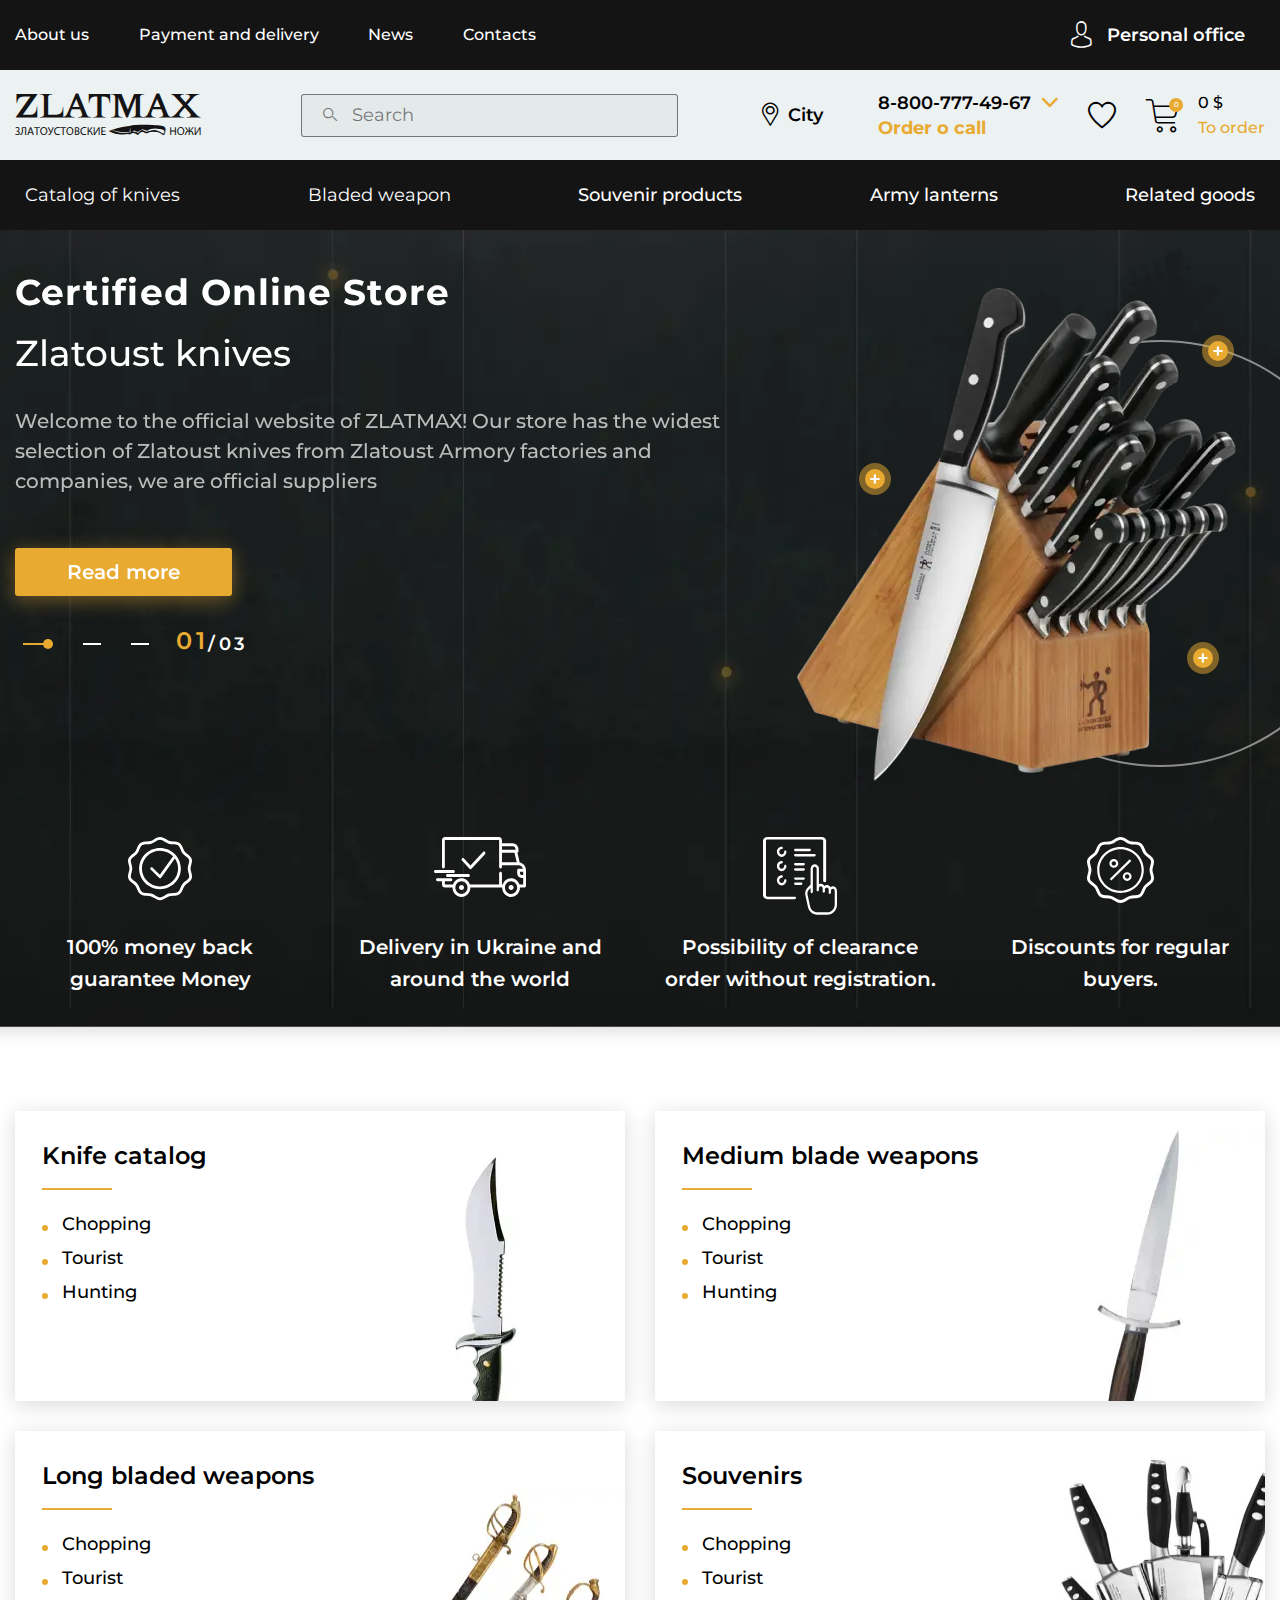
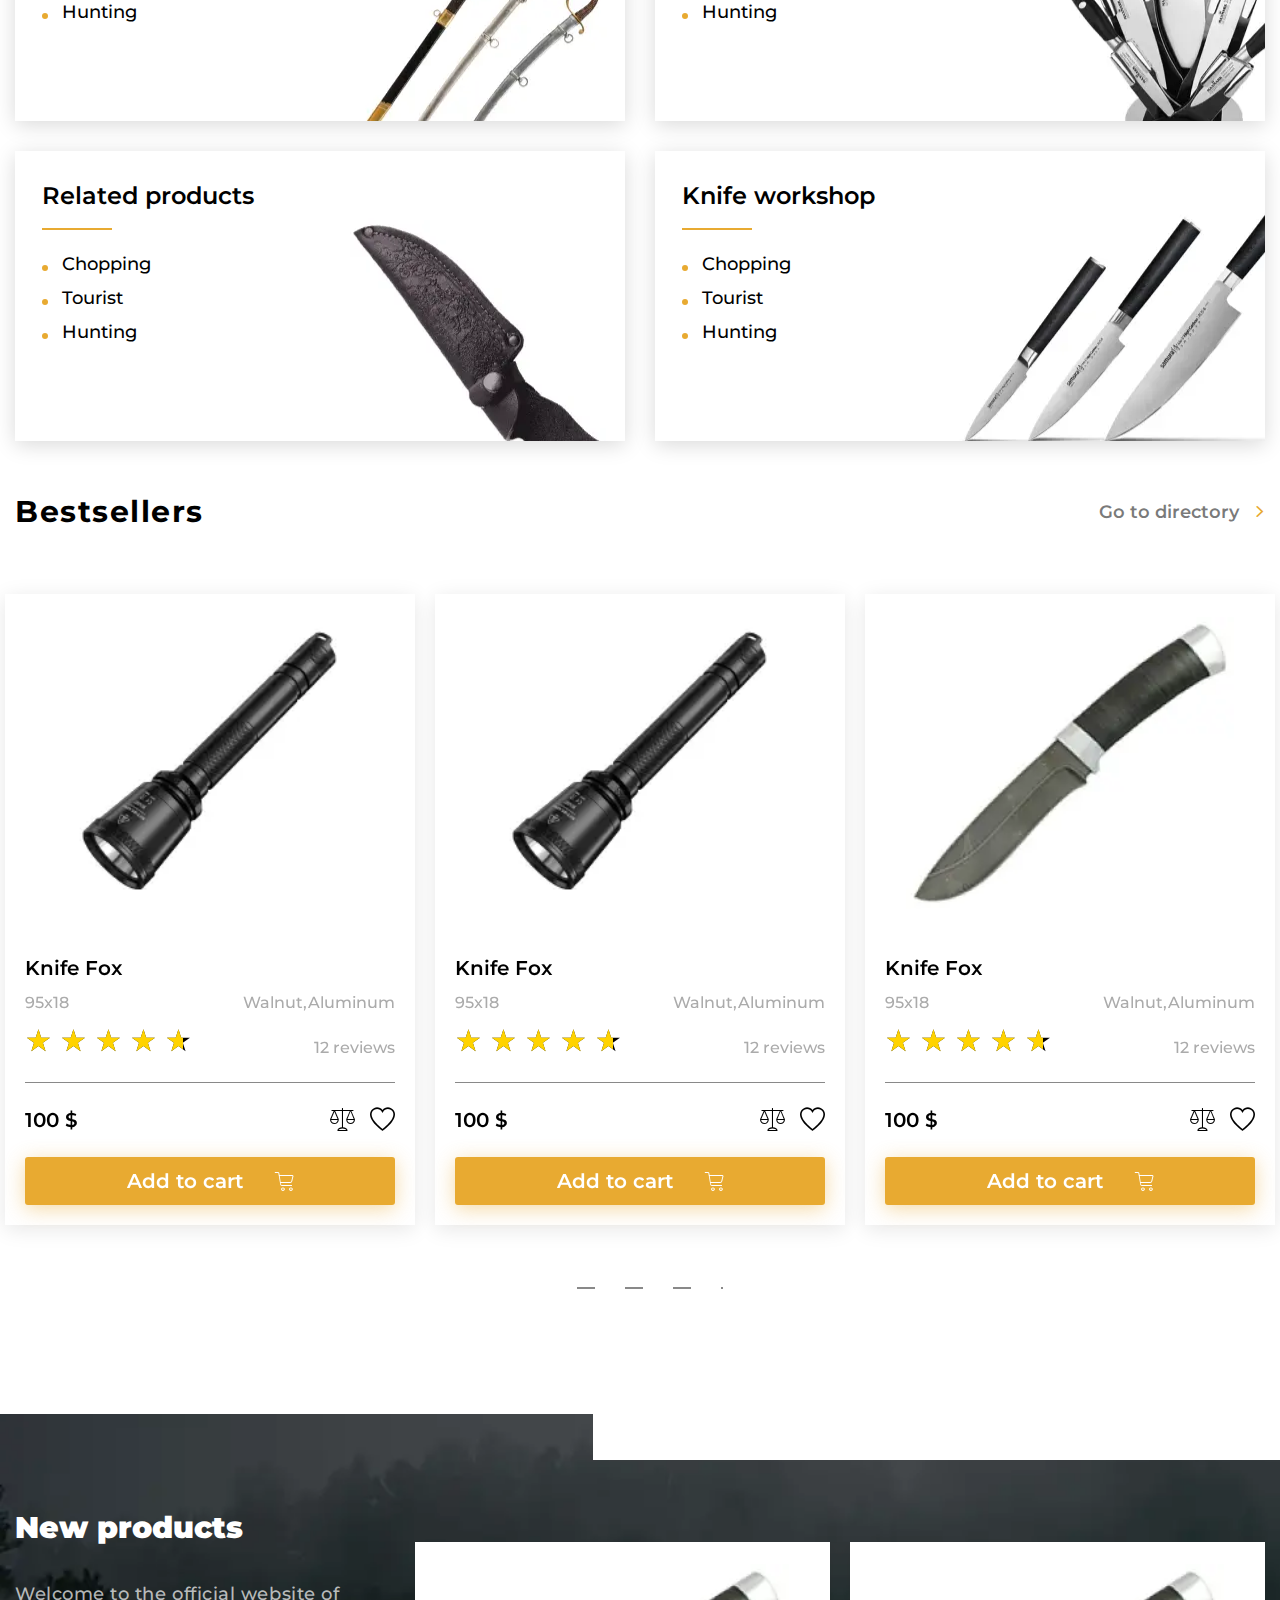
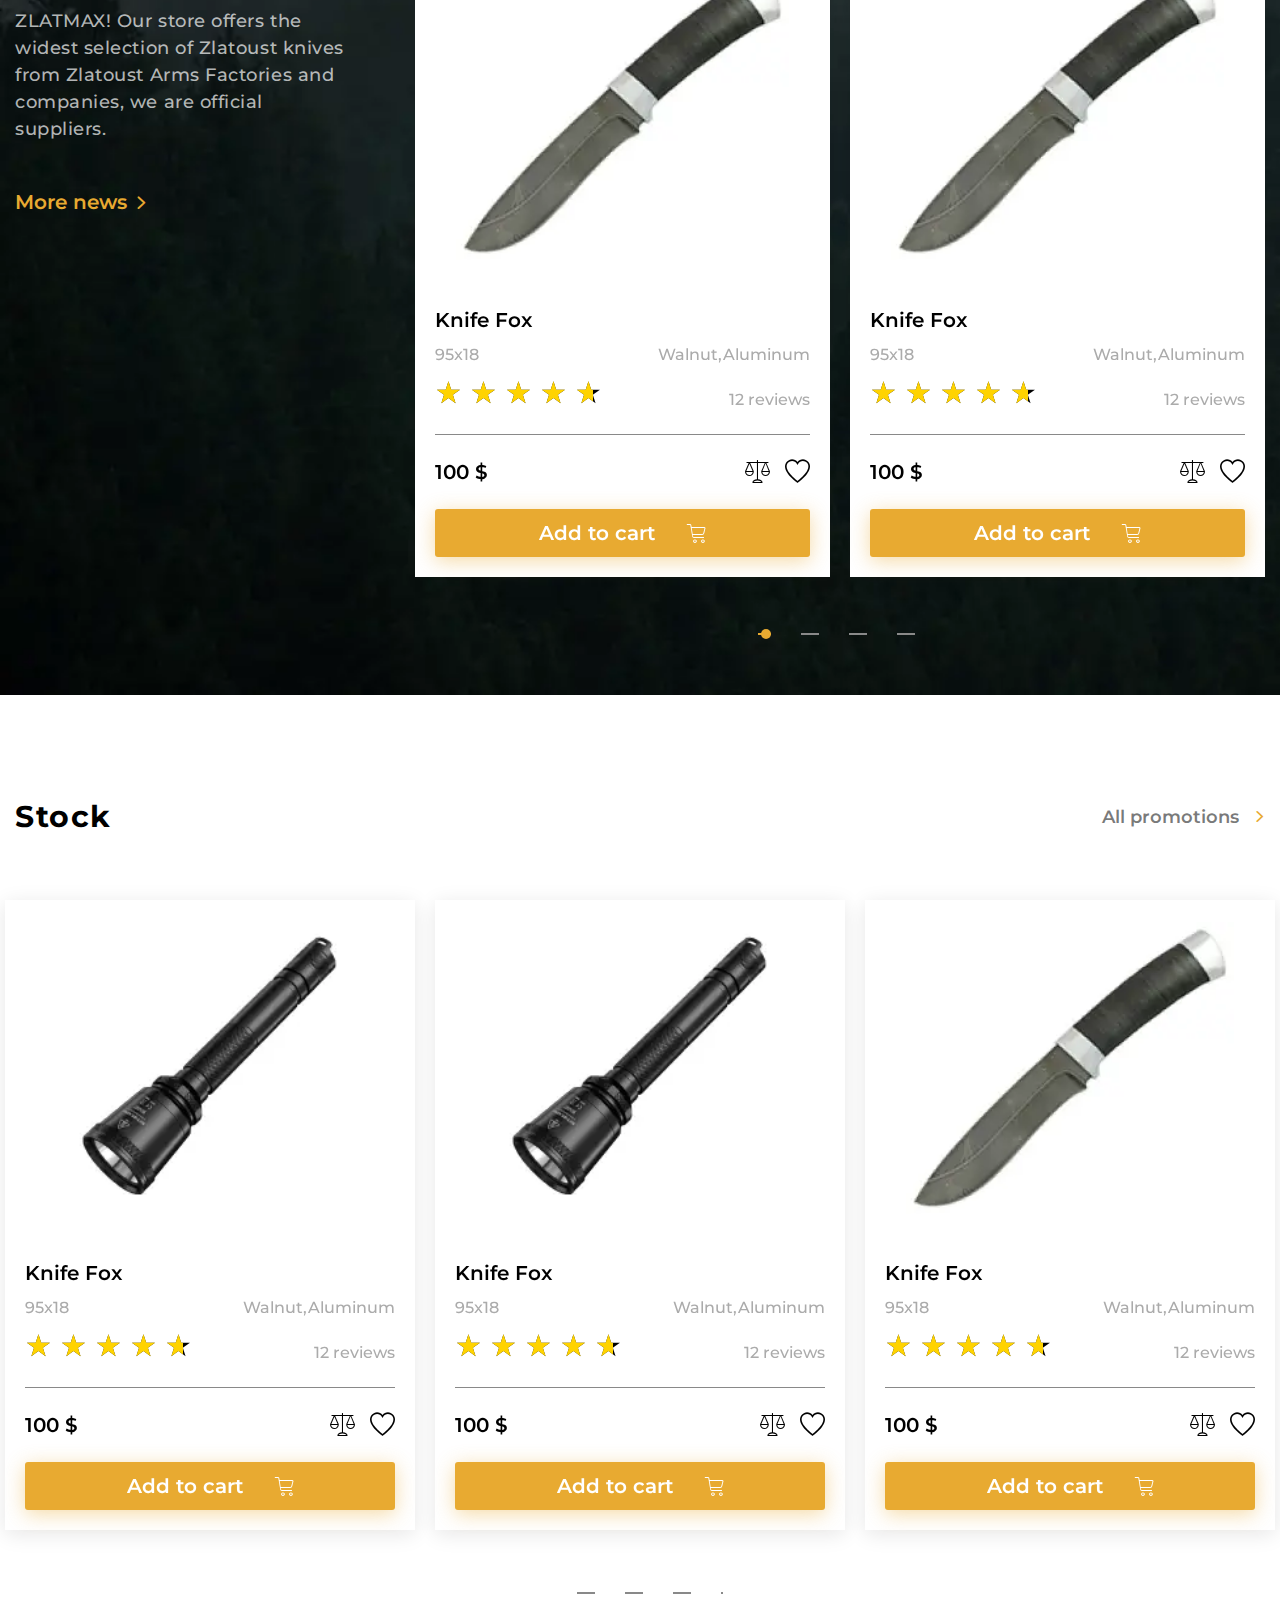
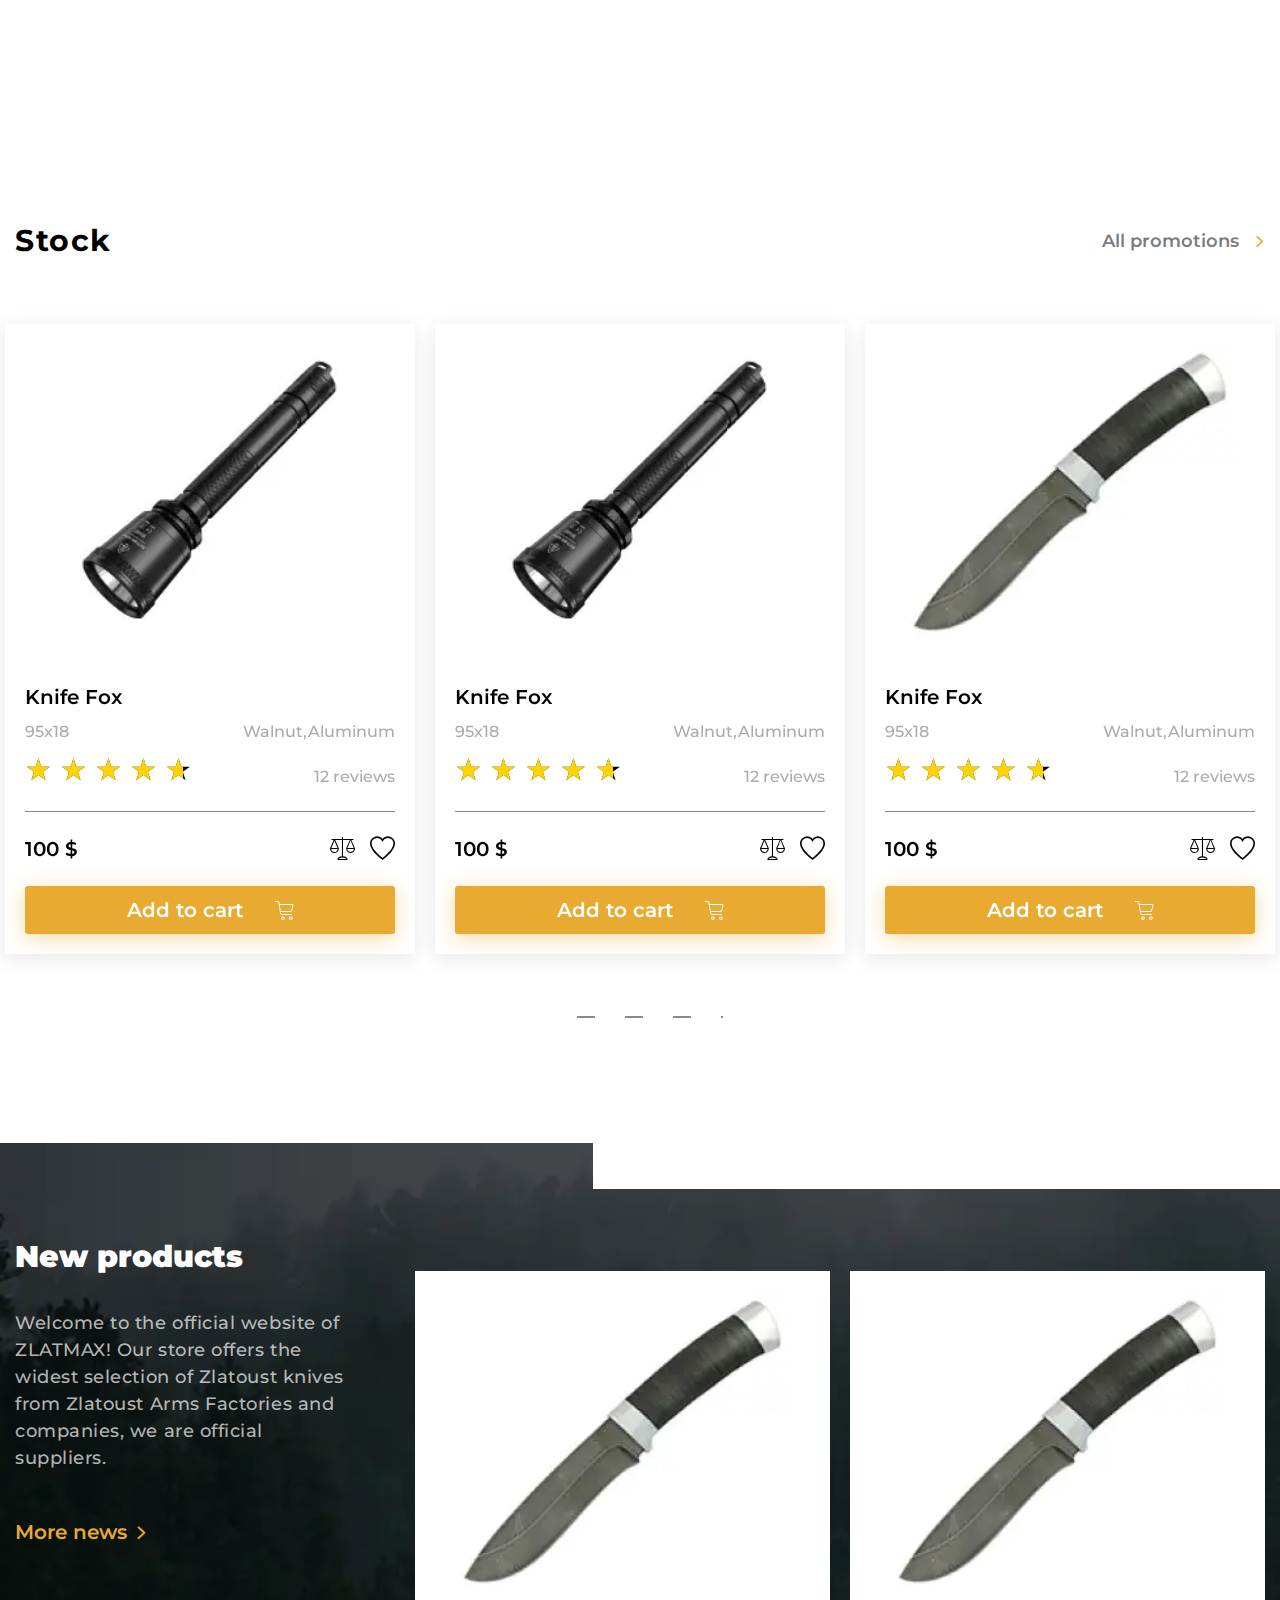
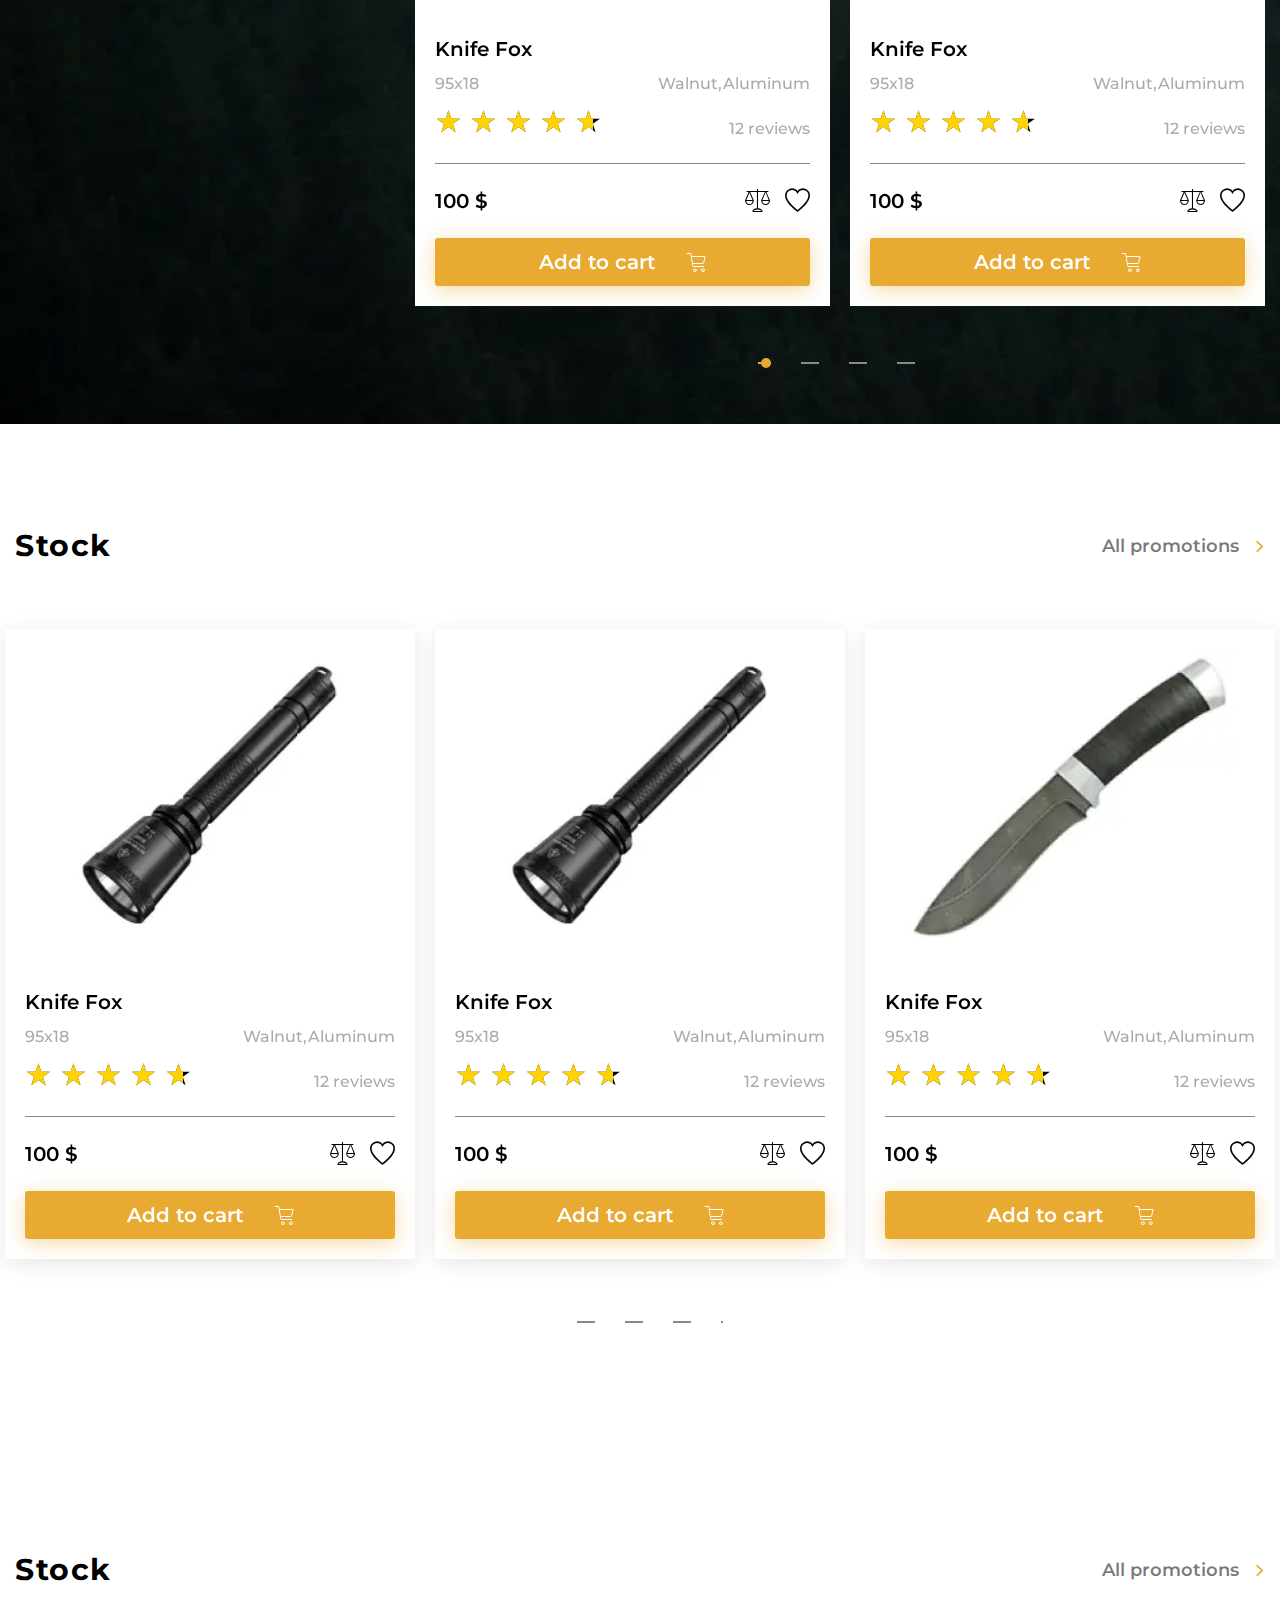
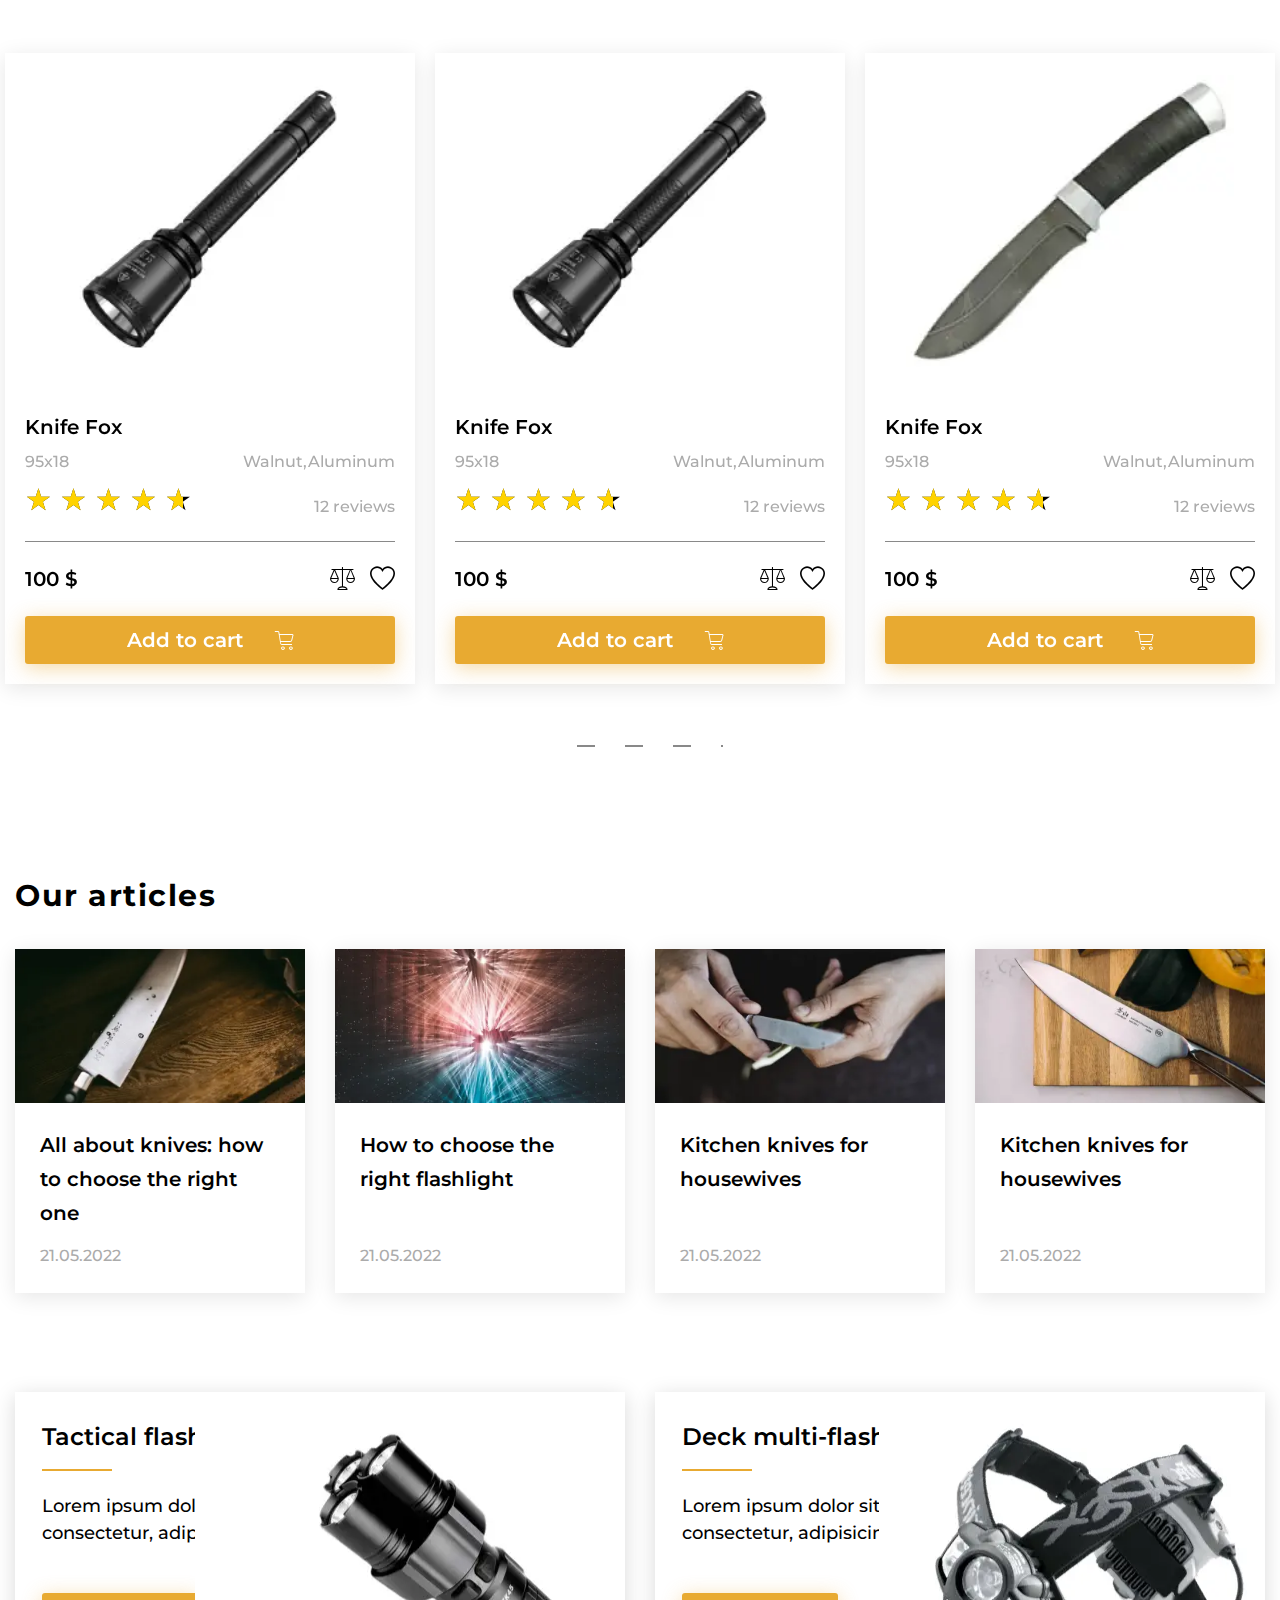
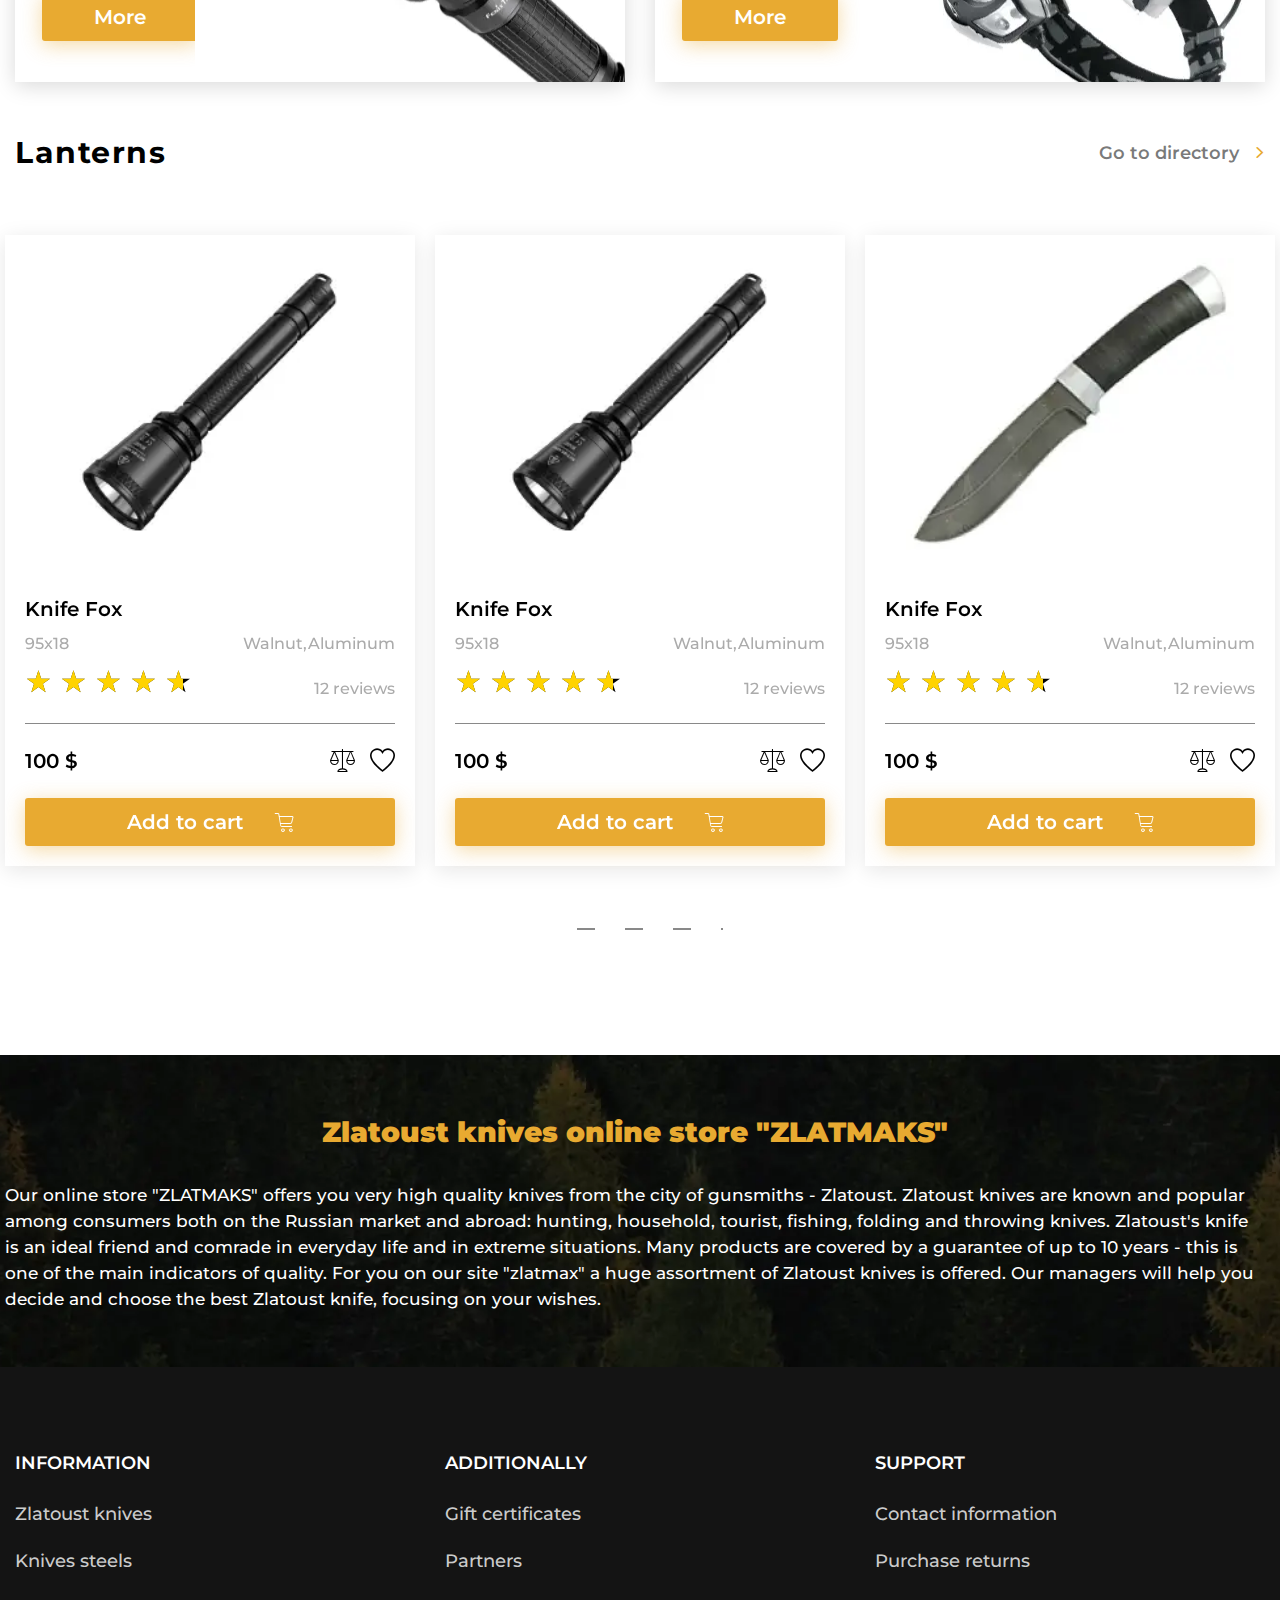
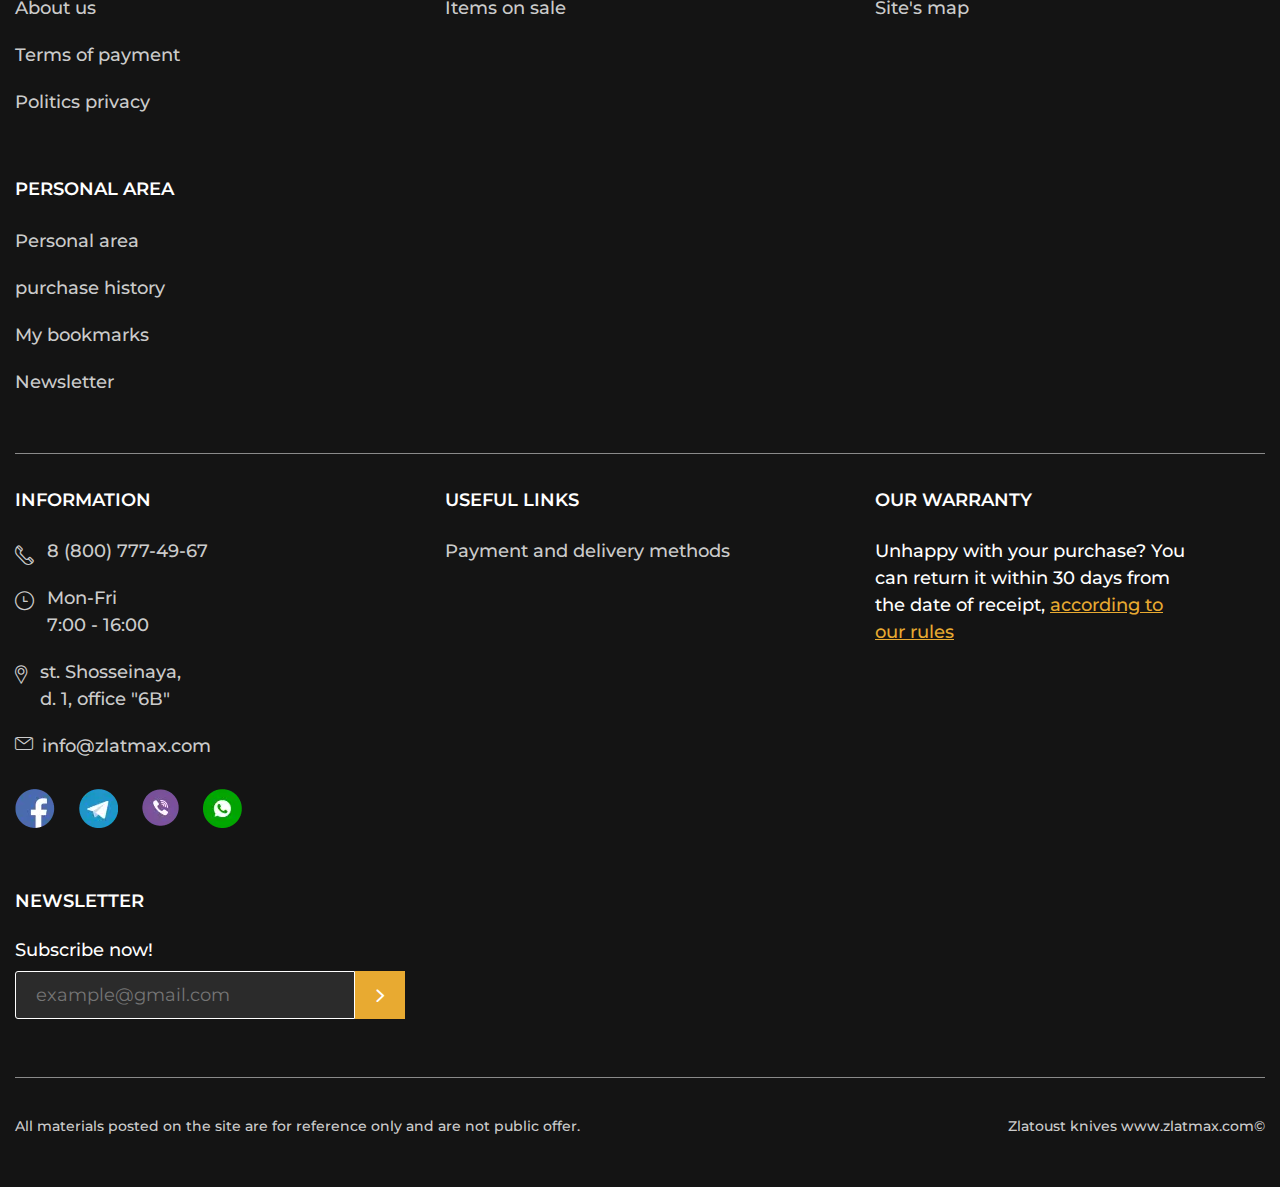
<file: index.html>
<!DOCTYPE html>
<html lang="ru">

<head>
	<title>ZLATMAX</title>
	<meta charset="UTF-8">
	<meta name="format-detection" content="telephone=no">
	<!-- <style>body{opacity: 0;}</style> -->
	<link rel="stylesheet" href="css/style.min.css?_v=20220918225435">
	<link rel="shortcut icon" href="favicon.ico">
	<!-- <meta name="robots" content="noindex, nofollow"> -->
	<meta name="viewport" content="width=device-width, initial-scale=1.0">
</head>

<body>
	<div class="wrapper">
		<header class="header">
			<div class="header__top top-header">
				<div class="top-header__container">
					<nav class="top-header__menu menu-top-header">
						<ul data-da=".menu__body,991.98" class="menu-top-header__list">
							<li class="menu-top-header__item menu-top-header__item_catalog">
								<a href="" class="menu-top-header__link menu-top-header__link_catalog _icon-arrow-bottom">Catalog of goods</a>
							</li>
							<li class="menu-top-header__item">
								<a href="" class="menu-top-header__link">About us</a>
							</li>
							<li class="menu-top-header__item">
								<a href="" class="menu-top-header__link">Payment and delivery</a>
							</li>
							<li class="menu-top-header__item">
								<a href="" class="menu-top-header__link">News</a>
							</li>
							<li class="menu-top-header__item">
								<a href="" class="menu-top-header__link">Contacts</a>
							</li>
						</ul>
					</nav>
					<a href="" class="top-header__user _icon-user"><span>Personal office</span></a>
					<nav class="menu">
						<button class="menu__icon icon-menu"><span></span></button>
						<div class="menu__body">
							<ul class="menu__list">
							</ul>
						</div>
					</nav>
				</div>
			</div>
			<div class="header__body body-header">
				<div class="body-header__container">
					<a href="index.html" class="body-header__logo"></a>
					<div data-da=".catalog-header__container,479.98" class="body-header__search">
						<form action="#" class="search-header">
							<button type="submit" class="search-header__button _icon-search"></button>
							<input autocomplete="off" name="form[]" data-error="Error" placeholder="Search" type="text" class="search-header__input">
						</form>
					</div>
					<div class="body-header__actions actions-header">
						<a href="" class="actions-header__location _icon-location"><span>City</span></a>
						<div data-da=".top-header__container, 991.98, first" class="actions-header__phones phones-header">
							<div data-spollers class="phones-header__items">
								<div class="phones-header__item">
									<a href="tel:88007774967" class="phones-header__phone"><span>8-800-777-49-67</span></a>
									<button class="phones-header__arrow _icon-arrow-bottom" type="button" data-spoller></button>
									<ul class="phones-header__list">
										<li><a href="tel:88007774968" class="phones-header__phone">8-800-777-49-68</a></li>
										<li><a href="tel:88007774969" class="phones-header__phone">8-800-777-49-69</a></li>
										<li><a href="tel:88007774970" class="phones-header__phone">8-800-777-49-70</a></li>
									</ul>
								</div>
							</div>
							<button data-popup="#callback" class="phones-header__callback" type="button">Order o call</button>
						</div>
						<a href="" data-da=".top-header__container, 991.98,2" class="actions-header__favorite _icon-favorite"></a>
						<a href="" data-da=".top-header__container, 991.98,2" class="actions-header__cart cart-header">
							<div class="cart-header__icon _icon-empty-cart"><span>0</span></div>
							<div class="cart-header__body">
								<div class="cart-header__summ">0 $</div>
								<div href="" class="cart-header__link">To order</div>
							</div>
						</a>
					</div>
				</div>
			</div>
			<div class="header__catalog catalog-header">
				<div class="catalog-header__container">
					<nav class="catalog-header__menu menu-catalog">
						<button class="menu-catalog__back _icon-back">Back</button>
						<ul class="menu-catalog__list">
							<li class="menu-catalog__item"><button href="" data-parent="1" class="menu-catalog__link">Catalog of knives</button></li>
							<li class="menu-catalog__item"><button href="" data-parent="2" class="menu-catalog__link">Bladed weapon</button></li>
							<li class="menu-catalog__item"><a href="" class="menu-catalog__link">Souvenir products</a></li>
							<li class="menu-catalog__item"><a href="" class="menu-catalog__link">Army lanterns</a></li>
							<li class="menu-catalog__item"><a href="" class="menu-catalog__link">Related goods</a></li>
						</ul>
						<div class="menu-catalog__sub-menu sub-menu-catalog">
							<button class="sub-menu-catalog__back _icon-back">Back</button>
							<div class="sub-menu-catalog__container">
								<div hidden data-submenu="1" class="sub-menu-catalog__block">
									<div class="sub-menu-catalog__category">
										<a href="catalog.html" target="_blank" class="sub-menu-catalog__link-category">Category of knives</a>
									</div>
									<div class="sub-menu-catalog__category">
										<a href="catalog.html" target="_blank" class="sub-menu-catalog__link-category">Knife production</a>
									</div>
									<div class="sub-menu-catalog__category">
										<a href="catalog.html" target="_blank" class="sub-menu-catalog__link-category">Knives by steel grade</a>
									</div>
									<div class="sub-menu-catalog__category">
										<a href="catalog.html" target="_blank" class="sub-menu-catalog__link-category">Sharpening and polishing knives</a>
									</div>
									<div class="sub-menu-catalog__category">
										<a href="catalog.html" target="_blank" class="sub-menu-catalog__link-category">Knife workshop</a>
									</div>
									<ul class="sub-menu-catalog__list">
										<li class="sub-menu-catalog__item"><a href="" class="sub-menu-catalog__link">Cutting knives</a></li>
										<li class="sub-menu-catalog__item"><a href="" class="sub-menu-catalog__link">Tourist knives</a></li>
										<li class="sub-menu-catalog__item"><a href="" class="sub-menu-catalog__link">Hunting knives</a></li>
										<li class="sub-menu-catalog__item"><a href="" class="sub-menu-catalog__link">Damascus knives</a></li>
										<li class="sub-menu-catalog__item"><a href="" class="sub-menu-catalog__link">Dmascus knives</a></li>
										<li class="sub-menu-catalog__item"><a href="" class="sub-menu-catalog__link">Tactical purpose</a></li>
										<li class="sub-menu-catalog__item"><a href="" class="sub-menu-catalog__link">Throwing knives</a></li>
										<li class="sub-menu-catalog__item"><a href="" class="sub-menu-catalog__link">Machete and kukri</a></li>
										<li class="sub-menu-catalog__item"><a href="" class="sub-menu-catalog__link">Kitchen knives</a></li>
									</ul>
									<ul class="sub-menu-catalog__list">
										<li class="sub-menu-catalog__item"><a href="" class="sub-menu-catalog__link">Knives AIR</a></li>
										<li class="sub-menu-catalog__item"><a href="" class="sub-menu-catalog__link">ZIK knives</a></li>
										<li class="sub-menu-catalog__item"><a href="" class="sub-menu-catalog__link">Knives 330cc</a></li>
										<li class="sub-menu-catalog__item"><a href="" class="sub-menu-catalog__link">Knives ROSweapon</a></li>
										<li class="sub-menu-catalog__item"><a href="" class="sub-menu-catalog__link">Knives Gunsmith</a></li>
										<li class="sub-menu-catalog__item"><a href="" class="sub-menu-catalog__link">Bulat Sergei Baranov</a></li>
										<li class="sub-menu-catalog__item"><a href="" class="sub-menu-catalog__link">Bulat Andrey Umerov</a></li>
										<li class="sub-menu-catalog__item"><a href="" class="sub-menu-catalog__link">Zlatko knives</a></li>
										<li class="sub-menu-catalog__item"><a href="" class="sub-menu-catalog__link">Knives Style-M</a></li>
										<li class="sub-menu-catalog__item"><a href="" class="sub-menu-catalog__link">Arms Company</a></li>
									</ul>
									<ul class="sub-menu-catalog__list">
										<li class="sub-menu-catalog__item"><a href="" class="sub-menu-catalog__link">Knives made of steel 40x102C2M</a></li>
										<li class="sub-menu-catalog__item"><a href="" class="sub-menu-catalog__link">Knives made of steel 95x18</a></li>
										<li class="sub-menu-catalog__item"><a href="" class="sub-menu-catalog__link">Steel knives 100x13m</a></li>
										<li class="sub-menu-catalog__item"><a href="" class="sub-menu-catalog__link">Knives made of steel 110x18m-SHD</a></li>
										<li class="sub-menu-catalog__item"><a href="" class="sub-menu-catalog__link">Knives from steel EI-107 Tts</a></li>
										<li class="sub-menu-catalog__item"><a href="" class="sub-menu-catalog__link">Knives made of steel 50x14mf</a></li>
										<li class="sub-menu-catalog__item"><a href="" class="sub-menu-catalog__link">AUS-8 steel knives</a></li>
										<li class="sub-menu-catalog__item"><a href="" class="sub-menu-catalog__link">K340 steel knives</a></li>
										<li class="sub-menu-catalog__item"><a href="" class="sub-menu-catalog__link">M390 steel knives</a></li>
										<li class="sub-menu-catalog__item"><a href="" class="sub-menu-catalog__link">Knives made of steel EP-766</a></li>
									</ul>
									<ul class="sub-menu-catalog__list">
										<li class="sub-menu-catalog__item"><a href="" class="sub-menu-catalog__link">Paste GOI</a></li>
										<li class="sub-menu-catalog__item"><a href="" class="sub-menu-catalog__link">Diamond paste</a></li>
										<li class="sub-menu-catalog__item"><a href="" class="sub-menu-catalog__link">Bars and stones for sharpening</a></li>
										<li class="sub-menu-catalog__item"><a href="" class="sub-menu-catalog__link">Sharpening system</a></li>
									</ul>
									<ul class="sub-menu-catalog__list">
										<li class="sub-menu-catalog__item"><a href="" class="sub-menu-catalog__link">Knife blades</a></li>
										<li class="sub-menu-catalog__item"><a href="" class="sub-menu-catalog__link">Blanks for knives</a></li>
										<li class="sub-menu-catalog__item"><a href="" class="sub-menu-catalog__link">Handle materials</a></li>
										<li class="sub-menu-catalog__item"><a href="" class="sub-menu-catalog__link">Knife handle care</a></li>
									</ul>
									<div class="sub-menu-catalog__footer">
										<a href="" class="sub-menu-catalog__all">See all</a>
									</div>
									<div class="sub-menu-catalog__footer">
										<a href="" class="sub-menu-catalog__all">See all</a>
									</div>
									<div class="sub-menu-catalog__footer">
										<a href="" class="sub-menu-catalog__all">See all</a>
									</div>
									<div class="sub-menu-catalog__footer">
										<a href="" class="sub-menu-catalog__all">See all</a>
									</div>
									<div class="sub-menu-catalog__footer">
										<a href="" class="sub-menu-catalog__all">See all</a>
									</div>
								</div>
								<div hidden data-submenu="2" class="sub-menu-catalog__block">
									<div class="sub-menu-catalog__category">
										<a href="" class="sub-menu-catalog__link-category">Category of knives</a>
									</div>
									<div class="sub-menu-catalog__category">
										<a href="" class="sub-menu-catalog__link-category">Category of knives</a>
									</div>
									<div class="sub-menu-catalog__category">
										<a href="" class="sub-menu-catalog__link-category">Knife production</a>
									</div>
									<ul class="sub-menu-catalog__list">
										<li class="sub-menu-catalog__item"><a href="" class="sub-menu-catalog__link">Cutting knives</a></li>
										<li class="sub-menu-catalog__item"><a href="" class="sub-menu-catalog__link">Tourist knives</a></li>
										<li class="sub-menu-catalog__item"><a href="" class="sub-menu-catalog__link">Hunting knives</a></li>
										<li class="sub-menu-catalog__item"><a href="" class="sub-menu-catalog__link">Damascus knives</a></li>
										<li class="sub-menu-catalog__item"><a href="" class="sub-menu-catalog__link">Dmascus knives</a></li>
										<li class="sub-menu-catalog__item"><a href="" class="sub-menu-catalog__link">Tactical purpose</a></li>
										<li class="sub-menu-catalog__item"><a href="" class="sub-menu-catalog__link">Throwing knives</a></li>
										<li class="sub-menu-catalog__item"><a href="" class="sub-menu-catalog__link">Machete and kukri</a></li>
										<li class="sub-menu-catalog__item"><a href="" class="sub-menu-catalog__link">Kitchen knives</a></li>
									</ul>
									<ul class="sub-menu-catalog__list">
										<li class="sub-menu-catalog__item"><a href="" class="sub-menu-catalog__link">Knives AIR</a></li>
										<li class="sub-menu-catalog__item"><a href="" class="sub-menu-catalog__link">ZIK knives</a></li>
										<li class="sub-menu-catalog__item"><a href="" class="sub-menu-catalog__link">Knives 330cc</a></li>
										<li class="sub-menu-catalog__item"><a href="" class="sub-menu-catalog__link">Knives ROSweapon</a></li>
										<li class="sub-menu-catalog__item"><a href="" class="sub-menu-catalog__link">Knives Gunsmith</a></li>
										<li class="sub-menu-catalog__item"><a href="" class="sub-menu-catalog__link">Bulat Sergei Baranov</a></li>
										<li class="sub-menu-catalog__item"><a href="" class="sub-menu-catalog__link">Bulat Andrey Umerov</a></li>
										<li class="sub-menu-catalog__item"><a href="" class="sub-menu-catalog__link">Zlatko knives</a></li>
										<li class="sub-menu-catalog__item"><a href="" class="sub-menu-catalog__link">Knives Style-M</a></li>
										<li class="sub-menu-catalog__item"><a href="" class="sub-menu-catalog__link">Arms Company</a></li>
									</ul>
									<ul class="sub-menu-catalog__list">
										<li class="sub-menu-catalog__item"><a href="" class="sub-menu-catalog__link">Knives made of steel 40x102C2M</a></li>
										<li class="sub-menu-catalog__item"><a href="" class="sub-menu-catalog__link">Knives made of steel 95x18</a></li>
										<li class="sub-menu-catalog__item"><a href="" class="sub-menu-catalog__link">Steel knives 100x13m</a></li>
										<li class="sub-menu-catalog__item"><a href="" class="sub-menu-catalog__link">Knives made of steel 110x18m-SHD</a></li>
										<li class="sub-menu-catalog__item"><a href="" class="sub-menu-catalog__link">Knives from steel EI-107 Tts</a></li>
										<li class="sub-menu-catalog__item"><a href="" class="sub-menu-catalog__link">Knives made of steel 50x14mf</a></li>
										<li class="sub-menu-catalog__item"><a href="" class="sub-menu-catalog__link">AUS-8 steel knives</a></li>
										<li class="sub-menu-catalog__item"><a href="" class="sub-menu-catalog__link">K340 steel knives</a></li>
										<li class="sub-menu-catalog__item"><a href="" class="sub-menu-catalog__link">M390 steel knives</a></li>
										<li class="sub-menu-catalog__item"><a href="" class="sub-menu-catalog__link">Knives made of steel EP-766</a></li>
									</ul>
									<div class="sub-menu-catalog__footer">
										<a href="" class="sub-menu-catalog__all">See all</a>
									</div>
									<div class="sub-menu-catalog__footer">
										<a href="" class="sub-menu-catalog__all">See all</a>
									</div>
									<div class="sub-menu-catalog__footer">
										<a href="" class="sub-menu-catalog__all">See all</a>
									</div>
								</div>
							</div>
						</div>
					</nav>
				</div>
			</div>
		</header>


		<main class="page page__home">
			<section class="page__main-block main-block">
				<div class="main-block__container">
					<div class="main-block__body">
						<div class="main-block__slider swiper">
							<div class="main-block__swiper swiper-wrapper">
								<div class="main-block__slide slide-main-block swiper-slide">
									<div class="slide-main-block__content">
										<h2 data-swiper-parallax="-100" class="slide-main-block__title">Certified Online Store</h2>
										<div data-swiper-parallax="-150" class="slide-main-block__sub-title">Zlatoust knives</div>
										<div data-swiper-parallax="-200" class="slide-main-block__text">
											Welcome to the official website of ZLATMAX! Our store has the widest selection of Zlatoust knives from Zlatoust Armory factories and companies, we are official suppliers
										</div>
									</div>
									<a data-swiper-parallax="-300" href="catalog.html" class="slide-main-block__button button">Read more</a>
								</div>
								<div class="main-block__slide slide-main-block swiper-slide">
									<div class="slide-main-block__content">
										<h2 data-swiper-parallax="-100" class="slide-main-block__title">Certified Online Store</h2>
										<div data-swiper-parallax="-150" class="slide-main-block__sub-title">Zlatoust knives</div>
										<div data-swiper-parallax="-200" class="slide-main-block__text">
											Welcome to the official website of ZLATMAX! Our store has the widest selection of Zlatoust knives from Zlatoust Armory factories and companies, we are official suppliers
										</div>
									</div>
									<a data-swiper-parallax="-300" href="" class="slide-main-block__button button">Read more</a>
								</div>
								<div class="main-block__slide slide-main-block swiper-slide">
									<div class="slide-main-block__content">
										<h2 data-swiper-parallax="-100" class="slide-main-block__title">Certified Online Store</h2>
										<div data-swiper-parallax="-150" class="slide-main-block__sub-title">Zlatoust knives</div>
										<div data-swiper-parallax="-200" class="slide-main-block__text">
											Welcome to the official website of ZLATMAX! Our store has the widest selection of Zlatoust knives from Zlatoust Armory factories and companies, we are official suppliers
										</div>
									</div>
									<a data-swiper-parallax="-300" href="" class="slide-main-block__button button">Read more</a>
								</div>
							</div>
							<div class="main-block__controll controll-main-block">
								<div class="controll-main-block__dotts dotts"></div>
								<div class="controll-main-block__fraction fraction-controll">
									<span class="fraction-controll__current">0</span> / <span class="fraction-controll__all">0</span>
								</div>
							</div>
						</div>
						<div class="main-block__media media-main-block">
							<div class="media-main-block__body">
								<div class="media-main-block__image">
									<picture><source srcset="img/mainpage/main-block/knives-slider.webp" type="image/webp"><img src="img/mainpage/main-block/knives-slider.png" alt="A set of knives"></picture>
								</div>
								<div class="slide-main-block__tips">
									<button type="button" data-tippy-content="Hint :)" class="slide-main-block__tip slide-main-block__tip_1"><span>+</span></button>
									<button type="button" data-tippy-content="Hint :)" class="slide-main-block__tip slide-main-block__tip_2"><span>+</span></button>
									<button type="button" data-tippy-content="Hint :)" class="slide-main-block__tip slide-main-block__tip_3"><span>+</span></button>
								</div>
							</div>
						</div>
					</div>
					<div class="main-block__advantages advantages-main">
						<div class="advantages-main__item">
							<div class="advantages-main__icon">
								<img src="img/mainpage/main-block/icons/guarantee.svg" alt=" Icons guarantee">
							</div>
							<div class="advantages-main__text">
								100% money back guarantee Money
							</div>
						</div>
						<div class="advantages-main__item">
							<div class="advantages-main__icon">
								<img src="img/mainpage/main-block/icons/delivery.svg" alt=" Icons delivery">
							</div>
							<div class="advantages-main__text">
								Delivery in Ukraine and around the world
							</div>
						</div>
						<div class="advantages-main__item">
							<div class="advantages-main__icon">
								<img src="img/mainpage/main-block/icons/order.svg" alt=" Icons order">
							</div>
							<div class="advantages-main__text">
								Possibility of clearance order without registration.
							</div>
						</div>
						<div class="advantages-main__item">
							<div class="advantages-main__icon">
								<img src="img/mainpage/main-block/icons/discount.svg" alt=" Icons discount">
							</div>
							<div class="advantages-main__text">
								Discounts for regular buyers.
							</div>
						</div>
					</div>
				</div>
			</section>
			<section class="page__catalog-cards catalog-cards">
				<div class="catalog-cards__container">
					<div class="catalog-cards__item item-catalog-cards">
						<div class="item-catalog-cards__body">
							<h3 class="item-catalog-cards__title">
								<a href="" class="item-catalog-cards__link-title">Knife catalog</a>
							</h3>
							<ul class="item-catalog-cards__list">
								<li class="item-catalog-cards__item">
									<a href="" class="item-catalog-cards__link">Chopping</a>
								</li>
								<li class="item-catalog-cards__item">
									<a href="" class="item-catalog-cards__link">Tourist</a>
								</li>
								<li class="item-catalog-cards__item">
									<a href="" class="item-catalog-cards__link">Hunting</a>
								</li>
							</ul>
						</div>
						<div class="item-catalog-cards__image">
							<picture><source srcset="img/mainpage/catalog-cards/01.webp" type="image/webp"><img src="img/mainpage/catalog-cards/01.jpeg" alt="Knife catalog"></picture>
						</div>
					</div>
					<div class="catalog-cards__item item-catalog-cards">
						<div class="item-catalog-cards__body">
							<h3 class="item-catalog-cards__title">
								<a href="" class="item-catalog-cards__link-title">Medium blade weapons</a>
							</h3>
							<ul class="item-catalog-cards__list">
								<li class="item-catalog-cards__item">
									<a href="" class="item-catalog-cards__link">Chopping</a>
								</li>
								<li class="item-catalog-cards__item">
									<a href="" class="item-catalog-cards__link">Tourist</a>
								</li>
								<li class="item-catalog-cards__item">
									<a href="" class="item-catalog-cards__link">Hunting</a>
								</li>
							</ul>
						</div>
						<div class="item-catalog-cards__image">
							<picture><source srcset="img/mainpage/catalog-cards/02.webp" type="image/webp"><img src="img/mainpage/catalog-cards/02.jpeg" alt="Knife catalog"></picture>
						</div>
					</div>
					<div class="catalog-cards__item item-catalog-cards">
						<div class="item-catalog-cards__body">
							<h3 class="item-catalog-cards__title">
								<a href="" class="item-catalog-cards__link-title">Long bladed weapons</a>
							</h3>
							<ul class="item-catalog-cards__list">
								<li class="item-catalog-cards__item">
									<a href="" class="item-catalog-cards__link">Chopping</a>
								</li>
								<li class="item-catalog-cards__item">
									<a href="" class="item-catalog-cards__link">Tourist</a>
								</li>
								<li class="item-catalog-cards__item">
									<a href="" class="item-catalog-cards__link">Hunting</a>
								</li>
							</ul>
						</div>
						<div class="item-catalog-cards__image">
							<picture><source srcset="img/mainpage/catalog-cards/03.webp" type="image/webp"><img src="img/mainpage/catalog-cards/03.jpeg" alt="Knife catalog"></picture>
						</div>
					</div>
					<div class="catalog-cards__item item-catalog-cards">
						<div class="item-catalog-cards__body">
							<h3 class="item-catalog-cards__title">
								<a href="" class="item-catalog-cards__link-title">Souvenirs</a>
							</h3>
							<ul class="item-catalog-cards__list">
								<li class="item-catalog-cards__item">
									<a href="" class="item-catalog-cards__link">Chopping</a>
								</li>
								<li class="item-catalog-cards__item">
									<a href="" class="item-catalog-cards__link">Tourist</a>
								</li>
								<li class="item-catalog-cards__item">
									<a href="" class="item-catalog-cards__link">Hunting</a>
								</li>
							</ul>
						</div>
						<div class="item-catalog-cards__image">
							<picture><source srcset="img/mainpage/catalog-cards/04.webp" type="image/webp"><img src="img/mainpage/catalog-cards/04.jpeg" alt="Knife catalog"></picture>
						</div>
					</div>
					<div class="catalog-cards__item item-catalog-cards">
						<div class="item-catalog-cards__body">
							<h3 class="item-catalog-cards__title">
								<a href="" class="item-catalog-cards__link-title">Related products</a>
							</h3>
							<ul class="item-catalog-cards__list">
								<li class="item-catalog-cards__item">
									<a href="" class="item-catalog-cards__link">Chopping</a>
								</li>
								<li class="item-catalog-cards__item">
									<a href="" class="item-catalog-cards__link">Tourist</a>
								</li>
								<li class="item-catalog-cards__item">
									<a href="" class="item-catalog-cards__link">Hunting</a>
								</li>
							</ul>
						</div>
						<div class="item-catalog-cards__image">
							<picture><source srcset="img/mainpage/catalog-cards/05.webp" type="image/webp"><img src="img/mainpage/catalog-cards/05.jpeg" alt="Knife catalog"></picture>
						</div>
					</div>
					<div class="catalog-cards__item item-catalog-cards">
						<div class="item-catalog-cards__body">
							<h3 class="item-catalog-cards__title">
								<a href="" class="item-catalog-cards__link-title">Knife workshop</a>
							</h3>
							<ul class="item-catalog-cards__list">
								<li class="item-catalog-cards__item">
									<a href="" class="item-catalog-cards__link">Chopping</a>
								</li>
								<li class="item-catalog-cards__item">
									<a href="" class="item-catalog-cards__link">Tourist</a>
								</li>
								<li class="item-catalog-cards__item">
									<a href="" class="item-catalog-cards__link">Hunting</a>
								</li>
							</ul>
						</div>
						<div class="item-catalog-cards__image">
							<picture><source srcset="img/mainpage/catalog-cards/06.webp" type="image/webp"><img src="img/mainpage/catalog-cards/06.jpeg" alt="Knife catalog"></picture>
						</div>
					</div>
				</div>
			</section>
			<section class="page__hits-products hits-products">
				<section class="products-slider">
					<div class="products-slider__container">
						<div class="products-slider__header">
							<h2 class="products-slider__title">Bestsellers</h2>
							<a href="" class="products-slider__more">Go to directory</a>
						</div>
						<div class="products-slider__slider swiper">
							<div class="products-slider__swiper swiper-wrapper">
								<div class="products-slider__slide swiper-slide">
									<article class="product-card">
										<a href="product.html" target="_blank" class="product-card__image-ibg">
											<span class="product-card__item-image-ibg product-card__item-image-ibg_contain">
												<picture><source srcset="img/products-cards/lantern.webp" type="image/webp"><img src="img/products-cards/lantern.jpeg" alt="Knife Fox"></picture>
											</span>
										</a>
										<div class="product-card__body">
											<h4 class="product-card__title">
												<a href="product.html" target="_blank" class="product-card__link-title">Knife Fox</a>
											</h4>
											<div class="product-card__info info-product-card">
												<div class="info-product-card__size">95x18</div>
												<div class="info-product-card__materials">Walnut,Aluminum</div>
											</div>
											<div class="product-card__rating rating rating_set">
												<div class="rating__body">
													<div class="rating__active"></div>
													<div class="rating__items">
														<input type="radio" class="rating__item" value="1" name="rating">
														<input type="radio" class="rating__item" value="2" name="rating">
														<input type="radio" class="rating__item" value="3" name="rating">
														<input type="radio" class="rating__item" value="4" name="rating">
														<input type="radio" class="rating__item" value="5" name="rating">
													</div>
												</div>
												<div class="rating__value">4.5</div>
												<div class="rating__info">12 reviews</div>
											</div>
											<div class="product-card__footer">
												<div class="product-card__price">100 $</div>
												<a href="" class="product-card__compare _icon-compare"></a>
												<a href="" class="product-card__favorite _icon-favorite"></a>
											</div>
											<button type="button" class="product-card__cart button"><span class="_icon-empty-cart">Add to cart</span></button>
										</div>
									</article>
								</div>
								<div class="products-slider__slide swiper-slide">
									<article class="product-card">
										<a href="product.html" target="_blank" class="product-card__image-ibg">
											<span class="product-card__item-image-ibg product-card__item-image-ibg_contain">
												<picture><source srcset="img/products-cards/lantern.webp" type="image/webp"><img src="img/products-cards/lantern.jpeg" alt="Knife Fox"></picture>
											</span>
										</a>
										<div class="product-card__body">
											<h4 class="product-card__title">
												<a href="product.html" target="_blank" class="product-card__link-title">Knife Fox</a>
											</h4>
											<div class="product-card__info info-product-card">
												<div class="info-product-card__size">95x18</div>
												<div class="info-product-card__materials">Walnut,Aluminum</div>
											</div>
											<div class="product-card__rating rating rating_set">
												<div class="rating__body">
													<div class="rating__active"></div>
													<div class="rating__items">
														<input type="radio" class="rating__item" value="1" name="rating">
														<input type="radio" class="rating__item" value="2" name="rating">
														<input type="radio" class="rating__item" value="3" name="rating">
														<input type="radio" class="rating__item" value="4" name="rating">
														<input type="radio" class="rating__item" value="5" name="rating">
													</div>
												</div>
												<div class="rating__value">4.5</div>
												<div class="rating__info">12 reviews</div>
											</div>
											<div class="product-card__footer">
												<div class="product-card__price">100 $</div>
												<a href="" class="product-card__compare _icon-compare"></a>
												<a href="" class="product-card__favorite _icon-favorite"></a>
											</div>
											<button type="button" class="product-card__cart button"><span class="_icon-empty-cart">Add to cart</span></button>
										</div>
									</article>

								</div>
								<div class="products-slider__slide swiper-slide">
									<article class="product-card">
										<a href="product.html" target="_blank" class="product-card__image-ibg">
											<span class="product-card__item-image-ibg product-card__item-image-ibg_contain">
												<picture><source srcset="img/products-cards/knife-fox.webp" type="image/webp"><img src="img/products-cards/knife-fox.jpeg" alt="Knife Fox"></picture>
											</span>
										</a>
										<div class="product-card__body">
											<h4 class="product-card__title">
												<a href="product.html" target="_blank" class="product-card__link-title">Knife Fox</a>
											</h4>
											<div class="product-card__info info-product-card">
												<div class="info-product-card__size">95x18</div>
												<div class="info-product-card__materials">Walnut,Aluminum</div>
											</div>
											<div class="product-card__rating rating rating_set">
												<div class="rating__body">
													<div class="rating__active"></div>
													<div class="rating__items">
														<input type="radio" class="rating__item" value="1" name="rating">
														<input type="radio" class="rating__item" value="2" name="rating">
														<input type="radio" class="rating__item" value="3" name="rating">
														<input type="radio" class="rating__item" value="4" name="rating">
														<input type="radio" class="rating__item" value="5" name="rating">
													</div>
												</div>
												<div class="rating__value">4.5</div>
												<div class="rating__info">12 reviews</div>
											</div>
											<div class="product-card__footer">
												<div class="product-card__price">100 $</div>
												<a href="" class="product-card__compare _icon-compare"></a>
												<a href="" class="product-card__favorite _icon-favorite"></a>
											</div>
											<button type="button" class="product-card__cart button"><span class="_icon-empty-cart">Add to cart</span></button>
										</div>
									</article>

								</div>
								<div class="products-slider__slide swiper-slide">
									<article class="product-card">
										<a href="product.html" target="_blank" class="product-card__image-ibg">
											<span class="product-card__item-image-ibg product-card__item-image-ibg_contain">
												<picture><source srcset="img/products-cards/knife-fox.webp" type="image/webp"><img src="img/products-cards/knife-fox.jpeg" alt="Knife Fox"></picture>
											</span>
										</a>
										<div class="product-card__body">
											<h4 class="product-card__title">
												<a href="product.html" target="_blank" class="product-card__link-title">Knife Fox</a>
											</h4>
											<div class="product-card__info info-product-card">
												<div class="info-product-card__size">95x18</div>
												<div class="info-product-card__materials">Walnut,Aluminum</div>
											</div>
											<div class="product-card__rating rating rating_set">
												<div class="rating__body">
													<div class="rating__active"></div>
													<div class="rating__items">
														<input type="radio" class="rating__item" value="1" name="rating">
														<input type="radio" class="rating__item" value="2" name="rating">
														<input type="radio" class="rating__item" value="3" name="rating">
														<input type="radio" class="rating__item" value="4" name="rating">
														<input type="radio" class="rating__item" value="5" name="rating">
													</div>
												</div>
												<div class="rating__value">4.5</div>
												<div class="rating__info">12 reviews</div>
											</div>
											<div class="product-card__footer">
												<div class="product-card__price">100 $</div>
												<a href="" class="product-card__compare _icon-compare"></a>
												<a href="" class="product-card__favorite _icon-favorite"></a>
											</div>
											<button type="button" class="product-card__cart button"><span class="_icon-empty-cart">Add to cart</span></button>
										</div>
									</article>

								</div>
								<div class="products-slider__slide swiper-slide">
									<article class="product-card">
										<a href="product.html" target="_blank" class="product-card__image-ibg">
											<span class="product-card__item-image-ibg product-card__item-image-ibg_contain">
												<picture><source srcset="img/products-cards/knife-fox.webp" type="image/webp"><img src="img/products-cards/knife-fox.jpeg" alt="Knife Fox"></picture>
											</span>
										</a>
										<div class="product-card__body">
											<h4 class="product-card__title">
												<a href="product.html" target="_blank" class="product-card__link-title">Knife Fox</a>
											</h4>
											<div class="product-card__info info-product-card">
												<div class="info-product-card__size">95x18</div>
												<div class="info-product-card__materials">Walnut,Aluminum</div>
											</div>
											<div class="product-card__rating rating rating_set">
												<div class="rating__body">
													<div class="rating__active"></div>
													<div class="rating__items">
														<input type="radio" class="rating__item" value="1" name="rating">
														<input type="radio" class="rating__item" value="2" name="rating">
														<input type="radio" class="rating__item" value="3" name="rating">
														<input type="radio" class="rating__item" value="4" name="rating">
														<input type="radio" class="rating__item" value="5" name="rating">
													</div>
												</div>
												<div class="rating__value">4.5</div>
												<div class="rating__info">12 reviews</div>
											</div>
											<div class="product-card__footer">
												<div class="product-card__price">100 $</div>
												<a href="" class="product-card__compare _icon-compare"></a>
												<a href="" class="product-card__favorite _icon-favorite"></a>
											</div>
											<button type="button" class="product-card__cart button"><span class="_icon-empty-cart">Add to cart</span></button>
										</div>
									</article>

								</div>
								<div class="products-slider__slide swiper-slide">
									<article class="product-card">
										<a href="product.html" target="_blank" class="product-card__image-ibg">
											<span class="product-card__item-image-ibg product-card__item-image-ibg_contain">
												<picture><source srcset="img/products-cards/knife-fox.webp" type="image/webp"><img src="img/products-cards/knife-fox.jpeg" alt="Knife Fox"></picture>
											</span>
										</a>
										<div class="product-card__body">
											<h4 class="product-card__title">
												<a href="product.html" target="_blank" class="product-card__link-title">Knife Fox</a>
											</h4>
											<div class="product-card__info info-product-card">
												<div class="info-product-card__size">95x18</div>
												<div class="info-product-card__materials">Walnut,Aluminum</div>
											</div>
											<div class="product-card__rating rating rating_set">
												<div class="rating__body">
													<div class="rating__active"></div>
													<div class="rating__items">
														<input type="radio" class="rating__item" value="1" name="rating">
														<input type="radio" class="rating__item" value="2" name="rating">
														<input type="radio" class="rating__item" value="3" name="rating">
														<input type="radio" class="rating__item" value="4" name="rating">
														<input type="radio" class="rating__item" value="5" name="rating">
													</div>
												</div>
												<div class="rating__value">4.5</div>
												<div class="rating__info">12 reviews</div>
											</div>
											<div class="product-card__footer">
												<div class="product-card__price">100 $</div>
												<a href="" class="product-card__compare _icon-compare"></a>
												<a href="" class="product-card__favorite _icon-favorite"></a>
											</div>
											<button type="button" class="product-card__cart button"><span class="_icon-empty-cart">Add to cart</span></button>
										</div>
									</article>

								</div>
								<div class="products-slider__slide swiper-slide">
									<article class="product-card">
										<a href="product.html" target="_blank" class="product-card__image-ibg">
											<span class="product-card__item-image-ibg product-card__item-image-ibg_contain">
												<picture><source srcset="img/products-cards/knife-fox.webp" type="image/webp"><img src="img/products-cards/knife-fox.jpeg" alt="Knife Fox"></picture>
											</span>
										</a>
										<div class="product-card__body">
											<h4 class="product-card__title">
												<a href="product.html" target="_blank" class="product-card__link-title">Knife Fox</a>
											</h4>
											<div class="product-card__info info-product-card">
												<div class="info-product-card__size">95x18</div>
												<div class="info-product-card__materials">Walnut,Aluminum</div>
											</div>
											<div class="product-card__rating rating rating_set">
												<div class="rating__body">
													<div class="rating__active"></div>
													<div class="rating__items">
														<input type="radio" class="rating__item" value="1" name="rating">
														<input type="radio" class="rating__item" value="2" name="rating">
														<input type="radio" class="rating__item" value="3" name="rating">
														<input type="radio" class="rating__item" value="4" name="rating">
														<input type="radio" class="rating__item" value="5" name="rating">
													</div>
												</div>
												<div class="rating__value">4.5</div>
												<div class="rating__info">12 reviews</div>
											</div>
											<div class="product-card__footer">
												<div class="product-card__price">100 $</div>
												<a href="" class="product-card__compare _icon-compare"></a>
												<a href="" class="product-card__favorite _icon-favorite"></a>
											</div>
											<button type="button" class="product-card__cart button"><span class="_icon-empty-cart">Add to cart</span></button>
										</div>
									</article>

								</div>
								<div class="products-slider__slide swiper-slide">
									<article class="product-card">
										<a href="product.html" target="_blank" class="product-card__image-ibg">
											<span class="product-card__item-image-ibg product-card__item-image-ibg_contain">
												<picture><source srcset="img/products-cards/knife-fox.webp" type="image/webp"><img src="img/products-cards/knife-fox.jpeg" alt="Knife Fox"></picture>
											</span>
										</a>
										<div class="product-card__body">
											<h4 class="product-card__title">
												<a href="product.html" target="_blank" class="product-card__link-title">Knife Fox</a>
											</h4>
											<div class="product-card__info info-product-card">
												<div class="info-product-card__size">95x18</div>
												<div class="info-product-card__materials">Walnut,Aluminum</div>
											</div>
											<div class="product-card__rating rating rating_set">
												<div class="rating__body">
													<div class="rating__active"></div>
													<div class="rating__items">
														<input type="radio" class="rating__item" value="1" name="rating">
														<input type="radio" class="rating__item" value="2" name="rating">
														<input type="radio" class="rating__item" value="3" name="rating">
														<input type="radio" class="rating__item" value="4" name="rating">
														<input type="radio" class="rating__item" value="5" name="rating">
													</div>
												</div>
												<div class="rating__value">4.5</div>
												<div class="rating__info">12 reviews</div>
											</div>
											<div class="product-card__footer">
												<div class="product-card__price">100 $</div>
												<a href="" class="product-card__compare _icon-compare"></a>
												<a href="" class="product-card__favorite _icon-favorite"></a>
											</div>
											<button type="button" class="product-card__cart button"><span class="_icon-empty-cart">Add to cart</span></button>
										</div>
									</article>

								</div>
							</div>
							<div class="products-slider__dotts dotts"></div>
						</div>
					</div>
				</section>
			</section>
			<section class="page__new-products new-products">
				<section class="products-new">
					<div class="products-new__inner">
						<div class="products-new__container">
							<div class="products-new__body">
								<div class="products-new__section">
									<h2 class="products-new__title">New products</h2>
									<div class="products-new__text">
										Welcome to the official website of ZLATMAX! Our store offers the widest selection of Zlatoust knives from Zlatoust Arms Factories and companies, we are official suppliers.
									</div>
									<a href="" class="products-new__link link-arrow _icon-arrow-bottom"><span>More news</span></a>
								</div>
							</div>
							<div class="products-new__content">
								<div class="products-new__slider swiper">
									<div class="products-new__swiper swiper-wrapper">
										<div class="products-new__slide swiper-slide">
											<article class="product-card">
												<a href="product.html" target="_blank" class="product-card__image-ibg">
													<span class="product-card__item-image-ibg product-card__item-image-ibg_contain">
														<picture><source srcset="img/products-cards/knife-fox.webp" type="image/webp"><img src="img/products-cards/knife-fox.jpeg" alt="Knife Fox"></picture>
													</span>
												</a>
												<div class="product-card__body">
													<h4 class="product-card__title">
														<a href="product.html" target="_blank" class="product-card__link-title">Knife Fox</a>
													</h4>
													<div class="product-card__info info-product-card">
														<div class="info-product-card__size">95x18</div>
														<div class="info-product-card__materials">Walnut,Aluminum</div>
													</div>
													<div class="product-card__rating rating rating_set">
														<div class="rating__body">
															<div class="rating__active"></div>
															<div class="rating__items">
																<input type="radio" class="rating__item" value="1" name="rating">
																<input type="radio" class="rating__item" value="2" name="rating">
																<input type="radio" class="rating__item" value="3" name="rating">
																<input type="radio" class="rating__item" value="4" name="rating">
																<input type="radio" class="rating__item" value="5" name="rating">
															</div>
														</div>
														<div class="rating__value">4.5</div>
														<div class="rating__info">12 reviews</div>
													</div>
													<div class="product-card__footer">
														<div class="product-card__price">100 $</div>
														<a href="" class="product-card__compare _icon-compare"></a>
														<a href="" class="product-card__favorite _icon-favorite"></a>
													</div>
													<button type="button" class="product-card__cart button"><span class="_icon-empty-cart">Add to cart</span></button>
												</div>
											</article>
										</div>
										<div class="products-new__slide swiper-slide">
											<article class="product-card">
												<a href="product.html" target="_blank" class="product-card__image-ibg">
													<span class="product-card__item-image-ibg product-card__item-image-ibg_contain">
														<picture><source srcset="img/products-cards/knife-fox.webp" type="image/webp"><img src="img/products-cards/knife-fox.jpeg" alt="Knife Fox"></picture>
													</span>
												</a>
												<div class="product-card__body">
													<h4 class="product-card__title">
														<a href="product.html" target="_blank" class="product-card__link-title">Knife Fox</a>
													</h4>
													<div class="product-card__info info-product-card">
														<div class="info-product-card__size">95x18</div>
														<div class="info-product-card__materials">Walnut,Aluminum</div>
													</div>
													<div class="product-card__rating rating rating_set">
														<div class="rating__body">
															<div class="rating__active"></div>
															<div class="rating__items">
																<input type="radio" class="rating__item" value="1" name="rating">
																<input type="radio" class="rating__item" value="2" name="rating">
																<input type="radio" class="rating__item" value="3" name="rating">
																<input type="radio" class="rating__item" value="4" name="rating">
																<input type="radio" class="rating__item" value="5" name="rating">
															</div>
														</div>
														<div class="rating__value">4.5</div>
														<div class="rating__info">12 reviews</div>
													</div>
													<div class="product-card__footer">
														<div class="product-card__price">100 $</div>
														<a href="" class="product-card__compare _icon-compare"></a>
														<a href="" class="product-card__favorite _icon-favorite"></a>
													</div>
													<button type="button" class="product-card__cart button"><span class="_icon-empty-cart">Add to cart</span></button>
												</div>
											</article>
										</div>
										<div class="products-new__slide swiper-slide">
											<article class="product-card">
												<a href="product.html" target="_blank" class="product-card__image-ibg">
													<span class="product-card__item-image-ibg product-card__item-image-ibg_contain">
														<picture><source srcset="img/products-cards/knife-fox.webp" type="image/webp"><img src="img/products-cards/knife-fox.jpeg" alt="Knife Fox"></picture>
													</span>
												</a>
												<div class="product-card__body">
													<h4 class="product-card__title">
														<a href="product.html" target="_blank" class="product-card__link-title">Knife Fox</a>
													</h4>
													<div class="product-card__info info-product-card">
														<div class="info-product-card__size">95x18</div>
														<div class="info-product-card__materials">Walnut,Aluminum</div>
													</div>
													<div class="product-card__rating rating rating_set">
														<div class="rating__body">
															<div class="rating__active"></div>
															<div class="rating__items">
																<input type="radio" class="rating__item" value="1" name="rating">
																<input type="radio" class="rating__item" value="2" name="rating">
																<input type="radio" class="rating__item" value="3" name="rating">
																<input type="radio" class="rating__item" value="4" name="rating">
																<input type="radio" class="rating__item" value="5" name="rating">
															</div>
														</div>
														<div class="rating__value">4.5</div>
														<div class="rating__info">12 reviews</div>
													</div>
													<div class="product-card__footer">
														<div class="product-card__price">100 $</div>
														<a href="" class="product-card__compare _icon-compare"></a>
														<a href="" class="product-card__favorite _icon-favorite"></a>
													</div>
													<button type="button" class="product-card__cart button"><span class="_icon-empty-cart">Add to cart</span></button>
												</div>
											</article>
										</div>
										<div class="products-new__slide swiper-slide">
											<article class="product-card">
												<a href="product.html" target="_blank" class="product-card__image-ibg">
													<span class="product-card__item-image-ibg product-card__item-image-ibg_contain">
														<picture><source srcset="img/products-cards/knife-fox.webp" type="image/webp"><img src="img/products-cards/knife-fox.jpeg" alt="Knife Fox"></picture>
													</span>
												</a>
												<div class="product-card__body">
													<h4 class="product-card__title">
														<a href="product.html" target="_blank" class="product-card__link-title">Knife Fox</a>
													</h4>
													<div class="product-card__info info-product-card">
														<div class="info-product-card__size">95x18</div>
														<div class="info-product-card__materials">Walnut,Aluminum</div>
													</div>
													<div class="product-card__rating rating rating_set">
														<div class="rating__body">
															<div class="rating__active"></div>
															<div class="rating__items">
																<input type="radio" class="rating__item" value="1" name="rating">
																<input type="radio" class="rating__item" value="2" name="rating">
																<input type="radio" class="rating__item" value="3" name="rating">
																<input type="radio" class="rating__item" value="4" name="rating">
																<input type="radio" class="rating__item" value="5" name="rating">
															</div>
														</div>
														<div class="rating__value">4.5</div>
														<div class="rating__info">12 reviews</div>
													</div>
													<div class="product-card__footer">
														<div class="product-card__price">100 $</div>
														<a href="" class="product-card__compare _icon-compare"></a>
														<a href="" class="product-card__favorite _icon-favorite"></a>
													</div>
													<button type="button" class="product-card__cart button"><span class="_icon-empty-cart">Add to cart</span></button>
												</div>
											</article>
										</div>
										<div class="products-new__slide swiper-slide">
											<article class="product-card">
												<a href="product.html" target="_blank" class="product-card__image-ibg">
													<span class="product-card__item-image-ibg product-card__item-image-ibg_contain">
														<picture><source srcset="img/products-cards/knife-fox.webp" type="image/webp"><img src="img/products-cards/knife-fox.jpeg" alt="Knife Fox"></picture>
													</span>
												</a>
												<div class="product-card__body">
													<h4 class="product-card__title">
														<a href="product.html" target="_blank" class="product-card__link-title">Knife Fox</a>
													</h4>
													<div class="product-card__info info-product-card">
														<div class="info-product-card__size">95x18</div>
														<div class="info-product-card__materials">Walnut,Aluminum</div>
													</div>
													<div class="product-card__rating rating rating_set">
														<div class="rating__body">
															<div class="rating__active"></div>
															<div class="rating__items">
																<input type="radio" class="rating__item" value="1" name="rating">
																<input type="radio" class="rating__item" value="2" name="rating">
																<input type="radio" class="rating__item" value="3" name="rating">
																<input type="radio" class="rating__item" value="4" name="rating">
																<input type="radio" class="rating__item" value="5" name="rating">
															</div>
														</div>
														<div class="rating__value">4.5</div>
														<div class="rating__info">12 reviews</div>
													</div>
													<div class="product-card__footer">
														<div class="product-card__price">100 $</div>
														<a href="" class="product-card__compare _icon-compare"></a>
														<a href="" class="product-card__favorite _icon-favorite"></a>
													</div>
													<button type="button" class="product-card__cart button"><span class="_icon-empty-cart">Add to cart</span></button>
												</div>
											</article>
										</div>
										<div class="products-new__slide swiper-slide">
											<article class="product-card">
												<a href="product.html" target="_blank" class="product-card__image-ibg">
													<span class="product-card__item-image-ibg product-card__item-image-ibg_contain">
														<picture><source srcset="img/products-cards/knife-fox.webp" type="image/webp"><img src="img/products-cards/knife-fox.jpeg" alt="Knife Fox"></picture>
													</span>
												</a>
												<div class="product-card__body">
													<h4 class="product-card__title">
														<a href="product.html" target="_blank" class="product-card__link-title">Knife Fox</a>
													</h4>
													<div class="product-card__info info-product-card">
														<div class="info-product-card__size">95x18</div>
														<div class="info-product-card__materials">Walnut,Aluminum</div>
													</div>
													<div class="product-card__rating rating rating_set">
														<div class="rating__body">
															<div class="rating__active"></div>
															<div class="rating__items">
																<input type="radio" class="rating__item" value="1" name="rating">
																<input type="radio" class="rating__item" value="2" name="rating">
																<input type="radio" class="rating__item" value="3" name="rating">
																<input type="radio" class="rating__item" value="4" name="rating">
																<input type="radio" class="rating__item" value="5" name="rating">
															</div>
														</div>
														<div class="rating__value">4.5</div>
														<div class="rating__info">12 reviews</div>
													</div>
													<div class="product-card__footer">
														<div class="product-card__price">100 $</div>
														<a href="" class="product-card__compare _icon-compare"></a>
														<a href="" class="product-card__favorite _icon-favorite"></a>
													</div>
													<button type="button" class="product-card__cart button"><span class="_icon-empty-cart">Add to cart</span></button>
												</div>
											</article>
										</div>
										<div class="products-new__slide swiper-slide">
											<article class="product-card">
												<a href="product.html" target="_blank" class="product-card__image-ibg">
													<span class="product-card__item-image-ibg product-card__item-image-ibg_contain">
														<picture><source srcset="img/products-cards/knife-fox.webp" type="image/webp"><img src="img/products-cards/knife-fox.jpeg" alt="Knife Fox"></picture>
													</span>
												</a>
												<div class="product-card__body">
													<h4 class="product-card__title">
														<a href="product.html" target="_blank" class="product-card__link-title">Knife Fox</a>
													</h4>
													<div class="product-card__info info-product-card">
														<div class="info-product-card__size">95x18</div>
														<div class="info-product-card__materials">Walnut,Aluminum</div>
													</div>
													<div class="product-card__rating rating rating_set">
														<div class="rating__body">
															<div class="rating__active"></div>
															<div class="rating__items">
																<input type="radio" class="rating__item" value="1" name="rating">
																<input type="radio" class="rating__item" value="2" name="rating">
																<input type="radio" class="rating__item" value="3" name="rating">
																<input type="radio" class="rating__item" value="4" name="rating">
																<input type="radio" class="rating__item" value="5" name="rating">
															</div>
														</div>
														<div class="rating__value">4.5</div>
														<div class="rating__info">12 reviews</div>
													</div>
													<div class="product-card__footer">
														<div class="product-card__price">100 $</div>
														<a href="" class="product-card__compare _icon-compare"></a>
														<a href="" class="product-card__favorite _icon-favorite"></a>
													</div>
													<button type="button" class="product-card__cart button"><span class="_icon-empty-cart">Add to cart</span></button>
												</div>
											</article>
										</div>
									</div>
									<div class="products-new__dotts dotts"></div>
								</div>
							</div>
						</div>
				</section>
			</section>
			<section class="page__sale-products sale-products sale-products_no-bottom">
				<section class="products-slider">
					<div class="products-slider__container">
						<div class="products-slider__header">
							<h2 class="products-slider__title">Stock</h2>
							<a href="" class="products-slider__more">All promotions</a>
						</div>
						<div class="products-slider__slider swiper">
							<div class="products-slider__swiper swiper-wrapper">
								<div class="products-slider__slide swiper-slide">
									<article class="product-card">
										<a href="product.html" target="_blank" class="product-card__image-ibg">
											<span class="product-card__item-image-ibg product-card__item-image-ibg_contain">
												<picture><source srcset="img/products-cards/lantern.webp" type="image/webp"><img src="img/products-cards/lantern.jpeg" alt="Knife Fox"></picture>
											</span>
										</a>
										<div class="product-card__body">
											<h4 class="product-card__title">
												<a href="product.html" target="_blank" class="product-card__link-title">Knife Fox</a>
											</h4>
											<div class="product-card__info info-product-card">
												<div class="info-product-card__size">95x18</div>
												<div class="info-product-card__materials">Walnut,Aluminum</div>
											</div>
											<div class="product-card__rating rating rating_set">
												<div class="rating__body">
													<div class="rating__active"></div>
													<div class="rating__items">
														<input type="radio" class="rating__item" value="1" name="rating">
														<input type="radio" class="rating__item" value="2" name="rating">
														<input type="radio" class="rating__item" value="3" name="rating">
														<input type="radio" class="rating__item" value="4" name="rating">
														<input type="radio" class="rating__item" value="5" name="rating">
													</div>
												</div>
												<div class="rating__value">4.5</div>
												<div class="rating__info">12 reviews</div>
											</div>
											<div class="product-card__footer">
												<div class="product-card__price">100 $</div>
												<a href="" class="product-card__compare _icon-compare"></a>
												<a href="" class="product-card__favorite _icon-favorite"></a>
											</div>
											<button type="button" class="product-card__cart button"><span class="_icon-empty-cart">Add to cart</span></button>
										</div>
									</article>
								</div>
								<div class="products-slider__slide swiper-slide">
									<article class="product-card">
										<a href="product.html" target="_blank" class="product-card__image-ibg">
											<span class="product-card__item-image-ibg product-card__item-image-ibg_contain">
												<picture><source srcset="img/products-cards/lantern.webp" type="image/webp"><img src="img/products-cards/lantern.jpeg" alt="Knife Fox"></picture>
											</span>
										</a>
										<div class="product-card__body">
											<h4 class="product-card__title">
												<a href="product.html" target="_blank" class="product-card__link-title">Knife Fox</a>
											</h4>
											<div class="product-card__info info-product-card">
												<div class="info-product-card__size">95x18</div>
												<div class="info-product-card__materials">Walnut,Aluminum</div>
											</div>
											<div class="product-card__rating rating rating_set">
												<div class="rating__body">
													<div class="rating__active"></div>
													<div class="rating__items">
														<input type="radio" class="rating__item" value="1" name="rating">
														<input type="radio" class="rating__item" value="2" name="rating">
														<input type="radio" class="rating__item" value="3" name="rating">
														<input type="radio" class="rating__item" value="4" name="rating">
														<input type="radio" class="rating__item" value="5" name="rating">
													</div>
												</div>
												<div class="rating__value">4.5</div>
												<div class="rating__info">12 reviews</div>
											</div>
											<div class="product-card__footer">
												<div class="product-card__price">100 $</div>
												<a href="" class="product-card__compare _icon-compare"></a>
												<a href="" class="product-card__favorite _icon-favorite"></a>
											</div>
											<button type="button" class="product-card__cart button"><span class="_icon-empty-cart">Add to cart</span></button>
										</div>
									</article>

								</div>
								<div class="products-slider__slide swiper-slide">
									<article class="product-card">
										<a href="product.html" target="_blank" class="product-card__image-ibg">
											<span class="product-card__item-image-ibg product-card__item-image-ibg_contain">
												<picture><source srcset="img/products-cards/knife-fox.webp" type="image/webp"><img src="img/products-cards/knife-fox.jpeg" alt="Knife Fox"></picture>
											</span>
										</a>
										<div class="product-card__body">
											<h4 class="product-card__title">
												<a href="product.html" target="_blank" class="product-card__link-title">Knife Fox</a>
											</h4>
											<div class="product-card__info info-product-card">
												<div class="info-product-card__size">95x18</div>
												<div class="info-product-card__materials">Walnut,Aluminum</div>
											</div>
											<div class="product-card__rating rating rating_set">
												<div class="rating__body">
													<div class="rating__active"></div>
													<div class="rating__items">
														<input type="radio" class="rating__item" value="1" name="rating">
														<input type="radio" class="rating__item" value="2" name="rating">
														<input type="radio" class="rating__item" value="3" name="rating">
														<input type="radio" class="rating__item" value="4" name="rating">
														<input type="radio" class="rating__item" value="5" name="rating">
													</div>
												</div>
												<div class="rating__value">4.5</div>
												<div class="rating__info">12 reviews</div>
											</div>
											<div class="product-card__footer">
												<div class="product-card__price">100 $</div>
												<a href="" class="product-card__compare _icon-compare"></a>
												<a href="" class="product-card__favorite _icon-favorite"></a>
											</div>
											<button type="button" class="product-card__cart button"><span class="_icon-empty-cart">Add to cart</span></button>
										</div>
									</article>

								</div>
								<div class="products-slider__slide swiper-slide">
									<article class="product-card">
										<a href="product.html" target="_blank" class="product-card__image-ibg">
											<span class="product-card__item-image-ibg product-card__item-image-ibg_contain">
												<picture><source srcset="img/products-cards/knife-fox.webp" type="image/webp"><img src="img/products-cards/knife-fox.jpeg" alt="Knife Fox"></picture>
											</span>
										</a>
										<div class="product-card__body">
											<h4 class="product-card__title">
												<a href="product.html" target="_blank" class="product-card__link-title">Knife Fox</a>
											</h4>
											<div class="product-card__info info-product-card">
												<div class="info-product-card__size">95x18</div>
												<div class="info-product-card__materials">Walnut,Aluminum</div>
											</div>
											<div class="product-card__rating rating rating_set">
												<div class="rating__body">
													<div class="rating__active"></div>
													<div class="rating__items">
														<input type="radio" class="rating__item" value="1" name="rating">
														<input type="radio" class="rating__item" value="2" name="rating">
														<input type="radio" class="rating__item" value="3" name="rating">
														<input type="radio" class="rating__item" value="4" name="rating">
														<input type="radio" class="rating__item" value="5" name="rating">
													</div>
												</div>
												<div class="rating__value">4.5</div>
												<div class="rating__info">12 reviews</div>
											</div>
											<div class="product-card__footer">
												<div class="product-card__price">100 $</div>
												<a href="" class="product-card__compare _icon-compare"></a>
												<a href="" class="product-card__favorite _icon-favorite"></a>
											</div>
											<button type="button" class="product-card__cart button"><span class="_icon-empty-cart">Add to cart</span></button>
										</div>
									</article>

								</div>
								<div class="products-slider__slide swiper-slide">
									<article class="product-card">
										<a href="product.html" target="_blank" class="product-card__image-ibg">
											<span class="product-card__item-image-ibg product-card__item-image-ibg_contain">
												<picture><source srcset="img/products-cards/knife-fox.webp" type="image/webp"><img src="img/products-cards/knife-fox.jpeg" alt="Knife Fox"></picture>
											</span>
										</a>
										<div class="product-card__body">
											<h4 class="product-card__title">
												<a href="product.html" target="_blank" class="product-card__link-title">Knife Fox</a>
											</h4>
											<div class="product-card__info info-product-card">
												<div class="info-product-card__size">95x18</div>
												<div class="info-product-card__materials">Walnut,Aluminum</div>
											</div>
											<div class="product-card__rating rating rating_set">
												<div class="rating__body">
													<div class="rating__active"></div>
													<div class="rating__items">
														<input type="radio" class="rating__item" value="1" name="rating">
														<input type="radio" class="rating__item" value="2" name="rating">
														<input type="radio" class="rating__item" value="3" name="rating">
														<input type="radio" class="rating__item" value="4" name="rating">
														<input type="radio" class="rating__item" value="5" name="rating">
													</div>
												</div>
												<div class="rating__value">4.5</div>
												<div class="rating__info">12 reviews</div>
											</div>
											<div class="product-card__footer">
												<div class="product-card__price">100 $</div>
												<a href="" class="product-card__compare _icon-compare"></a>
												<a href="" class="product-card__favorite _icon-favorite"></a>
											</div>
											<button type="button" class="product-card__cart button"><span class="_icon-empty-cart">Add to cart</span></button>
										</div>
									</article>

								</div>
								<div class="products-slider__slide swiper-slide">
									<article class="product-card">
										<a href="product.html" target="_blank" class="product-card__image-ibg">
											<span class="product-card__item-image-ibg product-card__item-image-ibg_contain">
												<picture><source srcset="img/products-cards/knife-fox.webp" type="image/webp"><img src="img/products-cards/knife-fox.jpeg" alt="Knife Fox"></picture>
											</span>
										</a>
										<div class="product-card__body">
											<h4 class="product-card__title">
												<a href="product.html" target="_blank" class="product-card__link-title">Knife Fox</a>
											</h4>
											<div class="product-card__info info-product-card">
												<div class="info-product-card__size">95x18</div>
												<div class="info-product-card__materials">Walnut,Aluminum</div>
											</div>
											<div class="product-card__rating rating rating_set">
												<div class="rating__body">
													<div class="rating__active"></div>
													<div class="rating__items">
														<input type="radio" class="rating__item" value="1" name="rating">
														<input type="radio" class="rating__item" value="2" name="rating">
														<input type="radio" class="rating__item" value="3" name="rating">
														<input type="radio" class="rating__item" value="4" name="rating">
														<input type="radio" class="rating__item" value="5" name="rating">
													</div>
												</div>
												<div class="rating__value">4.5</div>
												<div class="rating__info">12 reviews</div>
											</div>
											<div class="product-card__footer">
												<div class="product-card__price">100 $</div>
												<a href="" class="product-card__compare _icon-compare"></a>
												<a href="" class="product-card__favorite _icon-favorite"></a>
											</div>
											<button type="button" class="product-card__cart button"><span class="_icon-empty-cart">Add to cart</span></button>
										</div>
									</article>

								</div>
								<div class="products-slider__slide swiper-slide">
									<article class="product-card">
										<a href="product.html" target="_blank" class="product-card__image-ibg">
											<span class="product-card__item-image-ibg product-card__item-image-ibg_contain">
												<picture><source srcset="img/products-cards/knife-fox.webp" type="image/webp"><img src="img/products-cards/knife-fox.jpeg" alt="Knife Fox"></picture>
											</span>
										</a>
										<div class="product-card__body">
											<h4 class="product-card__title">
												<a href="product.html" target="_blank" class="product-card__link-title">Knife Fox</a>
											</h4>
											<div class="product-card__info info-product-card">
												<div class="info-product-card__size">95x18</div>
												<div class="info-product-card__materials">Walnut,Aluminum</div>
											</div>
											<div class="product-card__rating rating rating_set">
												<div class="rating__body">
													<div class="rating__active"></div>
													<div class="rating__items">
														<input type="radio" class="rating__item" value="1" name="rating">
														<input type="radio" class="rating__item" value="2" name="rating">
														<input type="radio" class="rating__item" value="3" name="rating">
														<input type="radio" class="rating__item" value="4" name="rating">
														<input type="radio" class="rating__item" value="5" name="rating">
													</div>
												</div>
												<div class="rating__value">4.5</div>
												<div class="rating__info">12 reviews</div>
											</div>
											<div class="product-card__footer">
												<div class="product-card__price">100 $</div>
												<a href="" class="product-card__compare _icon-compare"></a>
												<a href="" class="product-card__favorite _icon-favorite"></a>
											</div>
											<button type="button" class="product-card__cart button"><span class="_icon-empty-cart">Add to cart</span></button>
										</div>
									</article>

								</div>
								<div class="products-slider__slide swiper-slide">
									<article class="product-card">
										<a href="product.html" target="_blank" class="product-card__image-ibg">
											<span class="product-card__item-image-ibg product-card__item-image-ibg_contain">
												<picture><source srcset="img/products-cards/knife-fox.webp" type="image/webp"><img src="img/products-cards/knife-fox.jpeg" alt="Knife Fox"></picture>
											</span>
										</a>
										<div class="product-card__body">
											<h4 class="product-card__title">
												<a href="product.html" target="_blank" class="product-card__link-title">Knife Fox</a>
											</h4>
											<div class="product-card__info info-product-card">
												<div class="info-product-card__size">95x18</div>
												<div class="info-product-card__materials">Walnut,Aluminum</div>
											</div>
											<div class="product-card__rating rating rating_set">
												<div class="rating__body">
													<div class="rating__active"></div>
													<div class="rating__items">
														<input type="radio" class="rating__item" value="1" name="rating">
														<input type="radio" class="rating__item" value="2" name="rating">
														<input type="radio" class="rating__item" value="3" name="rating">
														<input type="radio" class="rating__item" value="4" name="rating">
														<input type="radio" class="rating__item" value="5" name="rating">
													</div>
												</div>
												<div class="rating__value">4.5</div>
												<div class="rating__info">12 reviews</div>
											</div>
											<div class="product-card__footer">
												<div class="product-card__price">100 $</div>
												<a href="" class="product-card__compare _icon-compare"></a>
												<a href="" class="product-card__favorite _icon-favorite"></a>
											</div>
											<button type="button" class="product-card__cart button"><span class="_icon-empty-cart">Add to cart</span></button>
										</div>
									</article>

								</div>
							</div>
							<div class="products-slider__dotts dotts"></div>
						</div>
					</div>
				</section>
			</section>
			<section class="page__sale-products sale-products">
				<section class="products-slider">
					<div class="products-slider__container">
						<div class="products-slider__header">
							<h2 class="products-slider__title">Stock</h2>
							<a href="" class="products-slider__more">All promotions</a>
						</div>
						<div class="products-slider__slider swiper">
							<div class="products-slider__swiper swiper-wrapper">
								<div class="products-slider__slide swiper-slide">
									<article class="product-card">
										<a href="product.html" target="_blank" class="product-card__image-ibg">
											<span class="product-card__item-image-ibg product-card__item-image-ibg_contain">
												<picture><source srcset="img/products-cards/lantern.webp" type="image/webp"><img src="img/products-cards/lantern.jpeg" alt="Knife Fox"></picture>
											</span>
										</a>
										<div class="product-card__body">
											<h4 class="product-card__title">
												<a href="product.html" target="_blank" class="product-card__link-title">Knife Fox</a>
											</h4>
											<div class="product-card__info info-product-card">
												<div class="info-product-card__size">95x18</div>
												<div class="info-product-card__materials">Walnut,Aluminum</div>
											</div>
											<div class="product-card__rating rating rating_set">
												<div class="rating__body">
													<div class="rating__active"></div>
													<div class="rating__items">
														<input type="radio" class="rating__item" value="1" name="rating">
														<input type="radio" class="rating__item" value="2" name="rating">
														<input type="radio" class="rating__item" value="3" name="rating">
														<input type="radio" class="rating__item" value="4" name="rating">
														<input type="radio" class="rating__item" value="5" name="rating">
													</div>
												</div>
												<div class="rating__value">4.5</div>
												<div class="rating__info">12 reviews</div>
											</div>
											<div class="product-card__footer">
												<div class="product-card__price">100 $</div>
												<a href="" class="product-card__compare _icon-compare"></a>
												<a href="" class="product-card__favorite _icon-favorite"></a>
											</div>
											<button type="button" class="product-card__cart button"><span class="_icon-empty-cart">Add to cart</span></button>
										</div>
									</article>
								</div>
								<div class="products-slider__slide swiper-slide">
									<article class="product-card">
										<a href="product.html" target="_blank" class="product-card__image-ibg">
											<span class="product-card__item-image-ibg product-card__item-image-ibg_contain">
												<picture><source srcset="img/products-cards/lantern.webp" type="image/webp"><img src="img/products-cards/lantern.jpeg" alt="Knife Fox"></picture>
											</span>
										</a>
										<div class="product-card__body">
											<h4 class="product-card__title">
												<a href="product.html" target="_blank" class="product-card__link-title">Knife Fox</a>
											</h4>
											<div class="product-card__info info-product-card">
												<div class="info-product-card__size">95x18</div>
												<div class="info-product-card__materials">Walnut,Aluminum</div>
											</div>
											<div class="product-card__rating rating rating_set">
												<div class="rating__body">
													<div class="rating__active"></div>
													<div class="rating__items">
														<input type="radio" class="rating__item" value="1" name="rating">
														<input type="radio" class="rating__item" value="2" name="rating">
														<input type="radio" class="rating__item" value="3" name="rating">
														<input type="radio" class="rating__item" value="4" name="rating">
														<input type="radio" class="rating__item" value="5" name="rating">
													</div>
												</div>
												<div class="rating__value">4.5</div>
												<div class="rating__info">12 reviews</div>
											</div>
											<div class="product-card__footer">
												<div class="product-card__price">100 $</div>
												<a href="" class="product-card__compare _icon-compare"></a>
												<a href="" class="product-card__favorite _icon-favorite"></a>
											</div>
											<button type="button" class="product-card__cart button"><span class="_icon-empty-cart">Add to cart</span></button>
										</div>
									</article>

								</div>
								<div class="products-slider__slide swiper-slide">
									<article class="product-card">
										<a href="product.html" target="_blank" class="product-card__image-ibg">
											<span class="product-card__item-image-ibg product-card__item-image-ibg_contain">
												<picture><source srcset="img/products-cards/knife-fox.webp" type="image/webp"><img src="img/products-cards/knife-fox.jpeg" alt="Knife Fox"></picture>
											</span>
										</a>
										<div class="product-card__body">
											<h4 class="product-card__title">
												<a href="product.html" target="_blank" class="product-card__link-title">Knife Fox</a>
											</h4>
											<div class="product-card__info info-product-card">
												<div class="info-product-card__size">95x18</div>
												<div class="info-product-card__materials">Walnut,Aluminum</div>
											</div>
											<div class="product-card__rating rating rating_set">
												<div class="rating__body">
													<div class="rating__active"></div>
													<div class="rating__items">
														<input type="radio" class="rating__item" value="1" name="rating">
														<input type="radio" class="rating__item" value="2" name="rating">
														<input type="radio" class="rating__item" value="3" name="rating">
														<input type="radio" class="rating__item" value="4" name="rating">
														<input type="radio" class="rating__item" value="5" name="rating">
													</div>
												</div>
												<div class="rating__value">4.5</div>
												<div class="rating__info">12 reviews</div>
											</div>
											<div class="product-card__footer">
												<div class="product-card__price">100 $</div>
												<a href="" class="product-card__compare _icon-compare"></a>
												<a href="" class="product-card__favorite _icon-favorite"></a>
											</div>
											<button type="button" class="product-card__cart button"><span class="_icon-empty-cart">Add to cart</span></button>
										</div>
									</article>

								</div>
								<div class="products-slider__slide swiper-slide">
									<article class="product-card">
										<a href="product.html" target="_blank" class="product-card__image-ibg">
											<span class="product-card__item-image-ibg product-card__item-image-ibg_contain">
												<picture><source srcset="img/products-cards/knife-fox.webp" type="image/webp"><img src="img/products-cards/knife-fox.jpeg" alt="Knife Fox"></picture>
											</span>
										</a>
										<div class="product-card__body">
											<h4 class="product-card__title">
												<a href="product.html" target="_blank" class="product-card__link-title">Knife Fox</a>
											</h4>
											<div class="product-card__info info-product-card">
												<div class="info-product-card__size">95x18</div>
												<div class="info-product-card__materials">Walnut,Aluminum</div>
											</div>
											<div class="product-card__rating rating rating_set">
												<div class="rating__body">
													<div class="rating__active"></div>
													<div class="rating__items">
														<input type="radio" class="rating__item" value="1" name="rating">
														<input type="radio" class="rating__item" value="2" name="rating">
														<input type="radio" class="rating__item" value="3" name="rating">
														<input type="radio" class="rating__item" value="4" name="rating">
														<input type="radio" class="rating__item" value="5" name="rating">
													</div>
												</div>
												<div class="rating__value">4.5</div>
												<div class="rating__info">12 reviews</div>
											</div>
											<div class="product-card__footer">
												<div class="product-card__price">100 $</div>
												<a href="" class="product-card__compare _icon-compare"></a>
												<a href="" class="product-card__favorite _icon-favorite"></a>
											</div>
											<button type="button" class="product-card__cart button"><span class="_icon-empty-cart">Add to cart</span></button>
										</div>
									</article>

								</div>
								<div class="products-slider__slide swiper-slide">
									<article class="product-card">
										<a href="product.html" target="_blank" class="product-card__image-ibg">
											<span class="product-card__item-image-ibg product-card__item-image-ibg_contain">
												<picture><source srcset="img/products-cards/knife-fox.webp" type="image/webp"><img src="img/products-cards/knife-fox.jpeg" alt="Knife Fox"></picture>
											</span>
										</a>
										<div class="product-card__body">
											<h4 class="product-card__title">
												<a href="product.html" target="_blank" class="product-card__link-title">Knife Fox</a>
											</h4>
											<div class="product-card__info info-product-card">
												<div class="info-product-card__size">95x18</div>
												<div class="info-product-card__materials">Walnut,Aluminum</div>
											</div>
											<div class="product-card__rating rating rating_set">
												<div class="rating__body">
													<div class="rating__active"></div>
													<div class="rating__items">
														<input type="radio" class="rating__item" value="1" name="rating">
														<input type="radio" class="rating__item" value="2" name="rating">
														<input type="radio" class="rating__item" value="3" name="rating">
														<input type="radio" class="rating__item" value="4" name="rating">
														<input type="radio" class="rating__item" value="5" name="rating">
													</div>
												</div>
												<div class="rating__value">4.5</div>
												<div class="rating__info">12 reviews</div>
											</div>
											<div class="product-card__footer">
												<div class="product-card__price">100 $</div>
												<a href="" class="product-card__compare _icon-compare"></a>
												<a href="" class="product-card__favorite _icon-favorite"></a>
											</div>
											<button type="button" class="product-card__cart button"><span class="_icon-empty-cart">Add to cart</span></button>
										</div>
									</article>

								</div>
								<div class="products-slider__slide swiper-slide">
									<article class="product-card">
										<a href="product.html" target="_blank" class="product-card__image-ibg">
											<span class="product-card__item-image-ibg product-card__item-image-ibg_contain">
												<picture><source srcset="img/products-cards/knife-fox.webp" type="image/webp"><img src="img/products-cards/knife-fox.jpeg" alt="Knife Fox"></picture>
											</span>
										</a>
										<div class="product-card__body">
											<h4 class="product-card__title">
												<a href="product.html" target="_blank" class="product-card__link-title">Knife Fox</a>
											</h4>
											<div class="product-card__info info-product-card">
												<div class="info-product-card__size">95x18</div>
												<div class="info-product-card__materials">Walnut,Aluminum</div>
											</div>
											<div class="product-card__rating rating rating_set">
												<div class="rating__body">
													<div class="rating__active"></div>
													<div class="rating__items">
														<input type="radio" class="rating__item" value="1" name="rating">
														<input type="radio" class="rating__item" value="2" name="rating">
														<input type="radio" class="rating__item" value="3" name="rating">
														<input type="radio" class="rating__item" value="4" name="rating">
														<input type="radio" class="rating__item" value="5" name="rating">
													</div>
												</div>
												<div class="rating__value">4.5</div>
												<div class="rating__info">12 reviews</div>
											</div>
											<div class="product-card__footer">
												<div class="product-card__price">100 $</div>
												<a href="" class="product-card__compare _icon-compare"></a>
												<a href="" class="product-card__favorite _icon-favorite"></a>
											</div>
											<button type="button" class="product-card__cart button"><span class="_icon-empty-cart">Add to cart</span></button>
										</div>
									</article>

								</div>
								<div class="products-slider__slide swiper-slide">
									<article class="product-card">
										<a href="product.html" target="_blank" class="product-card__image-ibg">
											<span class="product-card__item-image-ibg product-card__item-image-ibg_contain">
												<picture><source srcset="img/products-cards/knife-fox.webp" type="image/webp"><img src="img/products-cards/knife-fox.jpeg" alt="Knife Fox"></picture>
											</span>
										</a>
										<div class="product-card__body">
											<h4 class="product-card__title">
												<a href="product.html" target="_blank" class="product-card__link-title">Knife Fox</a>
											</h4>
											<div class="product-card__info info-product-card">
												<div class="info-product-card__size">95x18</div>
												<div class="info-product-card__materials">Walnut,Aluminum</div>
											</div>
											<div class="product-card__rating rating rating_set">
												<div class="rating__body">
													<div class="rating__active"></div>
													<div class="rating__items">
														<input type="radio" class="rating__item" value="1" name="rating">
														<input type="radio" class="rating__item" value="2" name="rating">
														<input type="radio" class="rating__item" value="3" name="rating">
														<input type="radio" class="rating__item" value="4" name="rating">
														<input type="radio" class="rating__item" value="5" name="rating">
													</div>
												</div>
												<div class="rating__value">4.5</div>
												<div class="rating__info">12 reviews</div>
											</div>
											<div class="product-card__footer">
												<div class="product-card__price">100 $</div>
												<a href="" class="product-card__compare _icon-compare"></a>
												<a href="" class="product-card__favorite _icon-favorite"></a>
											</div>
											<button type="button" class="product-card__cart button"><span class="_icon-empty-cart">Add to cart</span></button>
										</div>
									</article>

								</div>
								<div class="products-slider__slide swiper-slide">
									<article class="product-card">
										<a href="product.html" target="_blank" class="product-card__image-ibg">
											<span class="product-card__item-image-ibg product-card__item-image-ibg_contain">
												<picture><source srcset="img/products-cards/knife-fox.webp" type="image/webp"><img src="img/products-cards/knife-fox.jpeg" alt="Knife Fox"></picture>
											</span>
										</a>
										<div class="product-card__body">
											<h4 class="product-card__title">
												<a href="product.html" target="_blank" class="product-card__link-title">Knife Fox</a>
											</h4>
											<div class="product-card__info info-product-card">
												<div class="info-product-card__size">95x18</div>
												<div class="info-product-card__materials">Walnut,Aluminum</div>
											</div>
											<div class="product-card__rating rating rating_set">
												<div class="rating__body">
													<div class="rating__active"></div>
													<div class="rating__items">
														<input type="radio" class="rating__item" value="1" name="rating">
														<input type="radio" class="rating__item" value="2" name="rating">
														<input type="radio" class="rating__item" value="3" name="rating">
														<input type="radio" class="rating__item" value="4" name="rating">
														<input type="radio" class="rating__item" value="5" name="rating">
													</div>
												</div>
												<div class="rating__value">4.5</div>
												<div class="rating__info">12 reviews</div>
											</div>
											<div class="product-card__footer">
												<div class="product-card__price">100 $</div>
												<a href="" class="product-card__compare _icon-compare"></a>
												<a href="" class="product-card__favorite _icon-favorite"></a>
											</div>
											<button type="button" class="product-card__cart button"><span class="_icon-empty-cart">Add to cart</span></button>
										</div>
									</article>

								</div>
							</div>
							<div class="products-slider__dotts dotts"></div>
						</div>
					</div>
				</section>
			</section>
			<section class="page__new-products new-products new-products_no-top">
				<section class="products-new">
					<div class="products-new__inner">
						<div class="products-new__container">
							<div class="products-new__body">
								<div class="products-new__section">
									<h2 class="products-new__title">New products</h2>
									<div class="products-new__text">
										Welcome to the official website of ZLATMAX! Our store offers the widest selection of Zlatoust knives from Zlatoust Arms Factories and companies, we are official suppliers.
									</div>
									<a href="" class="products-new__link link-arrow _icon-arrow-bottom"><span>More news</span></a>
								</div>
							</div>
							<div class="products-new__content">
								<div class="products-new__slider swiper">
									<div class="products-new__swiper swiper-wrapper">
										<div class="products-new__slide swiper-slide">
											<article class="product-card">
												<a href="product.html" target="_blank" class="product-card__image-ibg">
													<span class="product-card__item-image-ibg product-card__item-image-ibg_contain">
														<picture><source srcset="img/products-cards/knife-fox.webp" type="image/webp"><img src="img/products-cards/knife-fox.jpeg" alt="Knife Fox"></picture>
													</span>
												</a>
												<div class="product-card__body">
													<h4 class="product-card__title">
														<a href="product.html" target="_blank" class="product-card__link-title">Knife Fox</a>
													</h4>
													<div class="product-card__info info-product-card">
														<div class="info-product-card__size">95x18</div>
														<div class="info-product-card__materials">Walnut,Aluminum</div>
													</div>
													<div class="product-card__rating rating rating_set">
														<div class="rating__body">
															<div class="rating__active"></div>
															<div class="rating__items">
																<input type="radio" class="rating__item" value="1" name="rating">
																<input type="radio" class="rating__item" value="2" name="rating">
																<input type="radio" class="rating__item" value="3" name="rating">
																<input type="radio" class="rating__item" value="4" name="rating">
																<input type="radio" class="rating__item" value="5" name="rating">
															</div>
														</div>
														<div class="rating__value">4.5</div>
														<div class="rating__info">12 reviews</div>
													</div>
													<div class="product-card__footer">
														<div class="product-card__price">100 $</div>
														<a href="" class="product-card__compare _icon-compare"></a>
														<a href="" class="product-card__favorite _icon-favorite"></a>
													</div>
													<button type="button" class="product-card__cart button"><span class="_icon-empty-cart">Add to cart</span></button>
												</div>
											</article>
										</div>
										<div class="products-new__slide swiper-slide">
											<article class="product-card">
												<a href="product.html" target="_blank" class="product-card__image-ibg">
													<span class="product-card__item-image-ibg product-card__item-image-ibg_contain">
														<picture><source srcset="img/products-cards/knife-fox.webp" type="image/webp"><img src="img/products-cards/knife-fox.jpeg" alt="Knife Fox"></picture>
													</span>
												</a>
												<div class="product-card__body">
													<h4 class="product-card__title">
														<a href="product.html" target="_blank" class="product-card__link-title">Knife Fox</a>
													</h4>
													<div class="product-card__info info-product-card">
														<div class="info-product-card__size">95x18</div>
														<div class="info-product-card__materials">Walnut,Aluminum</div>
													</div>
													<div class="product-card__rating rating rating_set">
														<div class="rating__body">
															<div class="rating__active"></div>
															<div class="rating__items">
																<input type="radio" class="rating__item" value="1" name="rating">
																<input type="radio" class="rating__item" value="2" name="rating">
																<input type="radio" class="rating__item" value="3" name="rating">
																<input type="radio" class="rating__item" value="4" name="rating">
																<input type="radio" class="rating__item" value="5" name="rating">
															</div>
														</div>
														<div class="rating__value">4.5</div>
														<div class="rating__info">12 reviews</div>
													</div>
													<div class="product-card__footer">
														<div class="product-card__price">100 $</div>
														<a href="" class="product-card__compare _icon-compare"></a>
														<a href="" class="product-card__favorite _icon-favorite"></a>
													</div>
													<button type="button" class="product-card__cart button"><span class="_icon-empty-cart">Add to cart</span></button>
												</div>
											</article>
										</div>
										<div class="products-new__slide swiper-slide">
											<article class="product-card">
												<a href="product.html" target="_blank" class="product-card__image-ibg">
													<span class="product-card__item-image-ibg product-card__item-image-ibg_contain">
														<picture><source srcset="img/products-cards/knife-fox.webp" type="image/webp"><img src="img/products-cards/knife-fox.jpeg" alt="Knife Fox"></picture>
													</span>
												</a>
												<div class="product-card__body">
													<h4 class="product-card__title">
														<a href="product.html" target="_blank" class="product-card__link-title">Knife Fox</a>
													</h4>
													<div class="product-card__info info-product-card">
														<div class="info-product-card__size">95x18</div>
														<div class="info-product-card__materials">Walnut,Aluminum</div>
													</div>
													<div class="product-card__rating rating rating_set">
														<div class="rating__body">
															<div class="rating__active"></div>
															<div class="rating__items">
																<input type="radio" class="rating__item" value="1" name="rating">
																<input type="radio" class="rating__item" value="2" name="rating">
																<input type="radio" class="rating__item" value="3" name="rating">
																<input type="radio" class="rating__item" value="4" name="rating">
																<input type="radio" class="rating__item" value="5" name="rating">
															</div>
														</div>
														<div class="rating__value">4.5</div>
														<div class="rating__info">12 reviews</div>
													</div>
													<div class="product-card__footer">
														<div class="product-card__price">100 $</div>
														<a href="" class="product-card__compare _icon-compare"></a>
														<a href="" class="product-card__favorite _icon-favorite"></a>
													</div>
													<button type="button" class="product-card__cart button"><span class="_icon-empty-cart">Add to cart</span></button>
												</div>
											</article>
										</div>
										<div class="products-new__slide swiper-slide">
											<article class="product-card">
												<a href="product.html" target="_blank" class="product-card__image-ibg">
													<span class="product-card__item-image-ibg product-card__item-image-ibg_contain">
														<picture><source srcset="img/products-cards/knife-fox.webp" type="image/webp"><img src="img/products-cards/knife-fox.jpeg" alt="Knife Fox"></picture>
													</span>
												</a>
												<div class="product-card__body">
													<h4 class="product-card__title">
														<a href="product.html" target="_blank" class="product-card__link-title">Knife Fox</a>
													</h4>
													<div class="product-card__info info-product-card">
														<div class="info-product-card__size">95x18</div>
														<div class="info-product-card__materials">Walnut,Aluminum</div>
													</div>
													<div class="product-card__rating rating rating_set">
														<div class="rating__body">
															<div class="rating__active"></div>
															<div class="rating__items">
																<input type="radio" class="rating__item" value="1" name="rating">
																<input type="radio" class="rating__item" value="2" name="rating">
																<input type="radio" class="rating__item" value="3" name="rating">
																<input type="radio" class="rating__item" value="4" name="rating">
																<input type="radio" class="rating__item" value="5" name="rating">
															</div>
														</div>
														<div class="rating__value">4.5</div>
														<div class="rating__info">12 reviews</div>
													</div>
													<div class="product-card__footer">
														<div class="product-card__price">100 $</div>
														<a href="" class="product-card__compare _icon-compare"></a>
														<a href="" class="product-card__favorite _icon-favorite"></a>
													</div>
													<button type="button" class="product-card__cart button"><span class="_icon-empty-cart">Add to cart</span></button>
												</div>
											</article>
										</div>
										<div class="products-new__slide swiper-slide">
											<article class="product-card">
												<a href="product.html" target="_blank" class="product-card__image-ibg">
													<span class="product-card__item-image-ibg product-card__item-image-ibg_contain">
														<picture><source srcset="img/products-cards/knife-fox.webp" type="image/webp"><img src="img/products-cards/knife-fox.jpeg" alt="Knife Fox"></picture>
													</span>
												</a>
												<div class="product-card__body">
													<h4 class="product-card__title">
														<a href="product.html" target="_blank" class="product-card__link-title">Knife Fox</a>
													</h4>
													<div class="product-card__info info-product-card">
														<div class="info-product-card__size">95x18</div>
														<div class="info-product-card__materials">Walnut,Aluminum</div>
													</div>
													<div class="product-card__rating rating rating_set">
														<div class="rating__body">
															<div class="rating__active"></div>
															<div class="rating__items">
																<input type="radio" class="rating__item" value="1" name="rating">
																<input type="radio" class="rating__item" value="2" name="rating">
																<input type="radio" class="rating__item" value="3" name="rating">
																<input type="radio" class="rating__item" value="4" name="rating">
																<input type="radio" class="rating__item" value="5" name="rating">
															</div>
														</div>
														<div class="rating__value">4.5</div>
														<div class="rating__info">12 reviews</div>
													</div>
													<div class="product-card__footer">
														<div class="product-card__price">100 $</div>
														<a href="" class="product-card__compare _icon-compare"></a>
														<a href="" class="product-card__favorite _icon-favorite"></a>
													</div>
													<button type="button" class="product-card__cart button"><span class="_icon-empty-cart">Add to cart</span></button>
												</div>
											</article>
										</div>
										<div class="products-new__slide swiper-slide">
											<article class="product-card">
												<a href="product.html" target="_blank" class="product-card__image-ibg">
													<span class="product-card__item-image-ibg product-card__item-image-ibg_contain">
														<picture><source srcset="img/products-cards/knife-fox.webp" type="image/webp"><img src="img/products-cards/knife-fox.jpeg" alt="Knife Fox"></picture>
													</span>
												</a>
												<div class="product-card__body">
													<h4 class="product-card__title">
														<a href="product.html" target="_blank" class="product-card__link-title">Knife Fox</a>
													</h4>
													<div class="product-card__info info-product-card">
														<div class="info-product-card__size">95x18</div>
														<div class="info-product-card__materials">Walnut,Aluminum</div>
													</div>
													<div class="product-card__rating rating rating_set">
														<div class="rating__body">
															<div class="rating__active"></div>
															<div class="rating__items">
																<input type="radio" class="rating__item" value="1" name="rating">
																<input type="radio" class="rating__item" value="2" name="rating">
																<input type="radio" class="rating__item" value="3" name="rating">
																<input type="radio" class="rating__item" value="4" name="rating">
																<input type="radio" class="rating__item" value="5" name="rating">
															</div>
														</div>
														<div class="rating__value">4.5</div>
														<div class="rating__info">12 reviews</div>
													</div>
													<div class="product-card__footer">
														<div class="product-card__price">100 $</div>
														<a href="" class="product-card__compare _icon-compare"></a>
														<a href="" class="product-card__favorite _icon-favorite"></a>
													</div>
													<button type="button" class="product-card__cart button"><span class="_icon-empty-cart">Add to cart</span></button>
												</div>
											</article>
										</div>
										<div class="products-new__slide swiper-slide">
											<article class="product-card">
												<a href="product.html" target="_blank" class="product-card__image-ibg">
													<span class="product-card__item-image-ibg product-card__item-image-ibg_contain">
														<picture><source srcset="img/products-cards/knife-fox.webp" type="image/webp"><img src="img/products-cards/knife-fox.jpeg" alt="Knife Fox"></picture>
													</span>
												</a>
												<div class="product-card__body">
													<h4 class="product-card__title">
														<a href="product.html" target="_blank" class="product-card__link-title">Knife Fox</a>
													</h4>
													<div class="product-card__info info-product-card">
														<div class="info-product-card__size">95x18</div>
														<div class="info-product-card__materials">Walnut,Aluminum</div>
													</div>
													<div class="product-card__rating rating rating_set">
														<div class="rating__body">
															<div class="rating__active"></div>
															<div class="rating__items">
																<input type="radio" class="rating__item" value="1" name="rating">
																<input type="radio" class="rating__item" value="2" name="rating">
																<input type="radio" class="rating__item" value="3" name="rating">
																<input type="radio" class="rating__item" value="4" name="rating">
																<input type="radio" class="rating__item" value="5" name="rating">
															</div>
														</div>
														<div class="rating__value">4.5</div>
														<div class="rating__info">12 reviews</div>
													</div>
													<div class="product-card__footer">
														<div class="product-card__price">100 $</div>
														<a href="" class="product-card__compare _icon-compare"></a>
														<a href="" class="product-card__favorite _icon-favorite"></a>
													</div>
													<button type="button" class="product-card__cart button"><span class="_icon-empty-cart">Add to cart</span></button>
												</div>
											</article>
										</div>
									</div>
									<div class="products-new__dotts dotts"></div>
								</div>
							</div>
						</div>
				</section>
			</section>
			<section class="page__sale-products sale-products sale-products_no-bottom">
				<section class="products-slider">
					<div class="products-slider__container">
						<div class="products-slider__header">
							<h2 class="products-slider__title">Stock</h2>
							<a href="" class="products-slider__more">All promotions</a>
						</div>
						<div class="products-slider__slider swiper">
							<div class="products-slider__swiper swiper-wrapper">
								<div class="products-slider__slide swiper-slide">
									<article class="product-card">
										<a href="product.html" target="_blank" class="product-card__image-ibg">
											<span class="product-card__item-image-ibg product-card__item-image-ibg_contain">
												<picture><source srcset="img/products-cards/lantern.webp" type="image/webp"><img src="img/products-cards/lantern.jpeg" alt="Knife Fox"></picture>
											</span>
										</a>
										<div class="product-card__body">
											<h4 class="product-card__title">
												<a href="product.html" target="_blank" class="product-card__link-title">Knife Fox</a>
											</h4>
											<div class="product-card__info info-product-card">
												<div class="info-product-card__size">95x18</div>
												<div class="info-product-card__materials">Walnut,Aluminum</div>
											</div>
											<div class="product-card__rating rating rating_set">
												<div class="rating__body">
													<div class="rating__active"></div>
													<div class="rating__items">
														<input type="radio" class="rating__item" value="1" name="rating">
														<input type="radio" class="rating__item" value="2" name="rating">
														<input type="radio" class="rating__item" value="3" name="rating">
														<input type="radio" class="rating__item" value="4" name="rating">
														<input type="radio" class="rating__item" value="5" name="rating">
													</div>
												</div>
												<div class="rating__value">4.5</div>
												<div class="rating__info">12 reviews</div>
											</div>
											<div class="product-card__footer">
												<div class="product-card__price">100 $</div>
												<a href="" class="product-card__compare _icon-compare"></a>
												<a href="" class="product-card__favorite _icon-favorite"></a>
											</div>
											<button type="button" class="product-card__cart button"><span class="_icon-empty-cart">Add to cart</span></button>
										</div>
									</article>
								</div>
								<div class="products-slider__slide swiper-slide">
									<article class="product-card">
										<a href="product.html" target="_blank" class="product-card__image-ibg">
											<span class="product-card__item-image-ibg product-card__item-image-ibg_contain">
												<picture><source srcset="img/products-cards/lantern.webp" type="image/webp"><img src="img/products-cards/lantern.jpeg" alt="Knife Fox"></picture>
											</span>
										</a>
										<div class="product-card__body">
											<h4 class="product-card__title">
												<a href="product.html" target="_blank" class="product-card__link-title">Knife Fox</a>
											</h4>
											<div class="product-card__info info-product-card">
												<div class="info-product-card__size">95x18</div>
												<div class="info-product-card__materials">Walnut,Aluminum</div>
											</div>
											<div class="product-card__rating rating rating_set">
												<div class="rating__body">
													<div class="rating__active"></div>
													<div class="rating__items">
														<input type="radio" class="rating__item" value="1" name="rating">
														<input type="radio" class="rating__item" value="2" name="rating">
														<input type="radio" class="rating__item" value="3" name="rating">
														<input type="radio" class="rating__item" value="4" name="rating">
														<input type="radio" class="rating__item" value="5" name="rating">
													</div>
												</div>
												<div class="rating__value">4.5</div>
												<div class="rating__info">12 reviews</div>
											</div>
											<div class="product-card__footer">
												<div class="product-card__price">100 $</div>
												<a href="" class="product-card__compare _icon-compare"></a>
												<a href="" class="product-card__favorite _icon-favorite"></a>
											</div>
											<button type="button" class="product-card__cart button"><span class="_icon-empty-cart">Add to cart</span></button>
										</div>
									</article>

								</div>
								<div class="products-slider__slide swiper-slide">
									<article class="product-card">
										<a href="product.html" target="_blank" class="product-card__image-ibg">
											<span class="product-card__item-image-ibg product-card__item-image-ibg_contain">
												<picture><source srcset="img/products-cards/knife-fox.webp" type="image/webp"><img src="img/products-cards/knife-fox.jpeg" alt="Knife Fox"></picture>
											</span>
										</a>
										<div class="product-card__body">
											<h4 class="product-card__title">
												<a href="product.html" target="_blank" class="product-card__link-title">Knife Fox</a>
											</h4>
											<div class="product-card__info info-product-card">
												<div class="info-product-card__size">95x18</div>
												<div class="info-product-card__materials">Walnut,Aluminum</div>
											</div>
											<div class="product-card__rating rating rating_set">
												<div class="rating__body">
													<div class="rating__active"></div>
													<div class="rating__items">
														<input type="radio" class="rating__item" value="1" name="rating">
														<input type="radio" class="rating__item" value="2" name="rating">
														<input type="radio" class="rating__item" value="3" name="rating">
														<input type="radio" class="rating__item" value="4" name="rating">
														<input type="radio" class="rating__item" value="5" name="rating">
													</div>
												</div>
												<div class="rating__value">4.5</div>
												<div class="rating__info">12 reviews</div>
											</div>
											<div class="product-card__footer">
												<div class="product-card__price">100 $</div>
												<a href="" class="product-card__compare _icon-compare"></a>
												<a href="" class="product-card__favorite _icon-favorite"></a>
											</div>
											<button type="button" class="product-card__cart button"><span class="_icon-empty-cart">Add to cart</span></button>
										</div>
									</article>

								</div>
								<div class="products-slider__slide swiper-slide">
									<article class="product-card">
										<a href="product.html" target="_blank" class="product-card__image-ibg">
											<span class="product-card__item-image-ibg product-card__item-image-ibg_contain">
												<picture><source srcset="img/products-cards/knife-fox.webp" type="image/webp"><img src="img/products-cards/knife-fox.jpeg" alt="Knife Fox"></picture>
											</span>
										</a>
										<div class="product-card__body">
											<h4 class="product-card__title">
												<a href="product.html" target="_blank" class="product-card__link-title">Knife Fox</a>
											</h4>
											<div class="product-card__info info-product-card">
												<div class="info-product-card__size">95x18</div>
												<div class="info-product-card__materials">Walnut,Aluminum</div>
											</div>
											<div class="product-card__rating rating rating_set">
												<div class="rating__body">
													<div class="rating__active"></div>
													<div class="rating__items">
														<input type="radio" class="rating__item" value="1" name="rating">
														<input type="radio" class="rating__item" value="2" name="rating">
														<input type="radio" class="rating__item" value="3" name="rating">
														<input type="radio" class="rating__item" value="4" name="rating">
														<input type="radio" class="rating__item" value="5" name="rating">
													</div>
												</div>
												<div class="rating__value">4.5</div>
												<div class="rating__info">12 reviews</div>
											</div>
											<div class="product-card__footer">
												<div class="product-card__price">100 $</div>
												<a href="" class="product-card__compare _icon-compare"></a>
												<a href="" class="product-card__favorite _icon-favorite"></a>
											</div>
											<button type="button" class="product-card__cart button"><span class="_icon-empty-cart">Add to cart</span></button>
										</div>
									</article>

								</div>
								<div class="products-slider__slide swiper-slide">
									<article class="product-card">
										<a href="product.html" target="_blank" class="product-card__image-ibg">
											<span class="product-card__item-image-ibg product-card__item-image-ibg_contain">
												<picture><source srcset="img/products-cards/knife-fox.webp" type="image/webp"><img src="img/products-cards/knife-fox.jpeg" alt="Knife Fox"></picture>
											</span>
										</a>
										<div class="product-card__body">
											<h4 class="product-card__title">
												<a href="product.html" target="_blank" class="product-card__link-title">Knife Fox</a>
											</h4>
											<div class="product-card__info info-product-card">
												<div class="info-product-card__size">95x18</div>
												<div class="info-product-card__materials">Walnut,Aluminum</div>
											</div>
											<div class="product-card__rating rating rating_set">
												<div class="rating__body">
													<div class="rating__active"></div>
													<div class="rating__items">
														<input type="radio" class="rating__item" value="1" name="rating">
														<input type="radio" class="rating__item" value="2" name="rating">
														<input type="radio" class="rating__item" value="3" name="rating">
														<input type="radio" class="rating__item" value="4" name="rating">
														<input type="radio" class="rating__item" value="5" name="rating">
													</div>
												</div>
												<div class="rating__value">4.5</div>
												<div class="rating__info">12 reviews</div>
											</div>
											<div class="product-card__footer">
												<div class="product-card__price">100 $</div>
												<a href="" class="product-card__compare _icon-compare"></a>
												<a href="" class="product-card__favorite _icon-favorite"></a>
											</div>
											<button type="button" class="product-card__cart button"><span class="_icon-empty-cart">Add to cart</span></button>
										</div>
									</article>

								</div>
								<div class="products-slider__slide swiper-slide">
									<article class="product-card">
										<a href="product.html" target="_blank" class="product-card__image-ibg">
											<span class="product-card__item-image-ibg product-card__item-image-ibg_contain">
												<picture><source srcset="img/products-cards/knife-fox.webp" type="image/webp"><img src="img/products-cards/knife-fox.jpeg" alt="Knife Fox"></picture>
											</span>
										</a>
										<div class="product-card__body">
											<h4 class="product-card__title">
												<a href="product.html" target="_blank" class="product-card__link-title">Knife Fox</a>
											</h4>
											<div class="product-card__info info-product-card">
												<div class="info-product-card__size">95x18</div>
												<div class="info-product-card__materials">Walnut,Aluminum</div>
											</div>
											<div class="product-card__rating rating rating_set">
												<div class="rating__body">
													<div class="rating__active"></div>
													<div class="rating__items">
														<input type="radio" class="rating__item" value="1" name="rating">
														<input type="radio" class="rating__item" value="2" name="rating">
														<input type="radio" class="rating__item" value="3" name="rating">
														<input type="radio" class="rating__item" value="4" name="rating">
														<input type="radio" class="rating__item" value="5" name="rating">
													</div>
												</div>
												<div class="rating__value">4.5</div>
												<div class="rating__info">12 reviews</div>
											</div>
											<div class="product-card__footer">
												<div class="product-card__price">100 $</div>
												<a href="" class="product-card__compare _icon-compare"></a>
												<a href="" class="product-card__favorite _icon-favorite"></a>
											</div>
											<button type="button" class="product-card__cart button"><span class="_icon-empty-cart">Add to cart</span></button>
										</div>
									</article>

								</div>
								<div class="products-slider__slide swiper-slide">
									<article class="product-card">
										<a href="product.html" target="_blank" class="product-card__image-ibg">
											<span class="product-card__item-image-ibg product-card__item-image-ibg_contain">
												<picture><source srcset="img/products-cards/knife-fox.webp" type="image/webp"><img src="img/products-cards/knife-fox.jpeg" alt="Knife Fox"></picture>
											</span>
										</a>
										<div class="product-card__body">
											<h4 class="product-card__title">
												<a href="product.html" target="_blank" class="product-card__link-title">Knife Fox</a>
											</h4>
											<div class="product-card__info info-product-card">
												<div class="info-product-card__size">95x18</div>
												<div class="info-product-card__materials">Walnut,Aluminum</div>
											</div>
											<div class="product-card__rating rating rating_set">
												<div class="rating__body">
													<div class="rating__active"></div>
													<div class="rating__items">
														<input type="radio" class="rating__item" value="1" name="rating">
														<input type="radio" class="rating__item" value="2" name="rating">
														<input type="radio" class="rating__item" value="3" name="rating">
														<input type="radio" class="rating__item" value="4" name="rating">
														<input type="radio" class="rating__item" value="5" name="rating">
													</div>
												</div>
												<div class="rating__value">4.5</div>
												<div class="rating__info">12 reviews</div>
											</div>
											<div class="product-card__footer">
												<div class="product-card__price">100 $</div>
												<a href="" class="product-card__compare _icon-compare"></a>
												<a href="" class="product-card__favorite _icon-favorite"></a>
											</div>
											<button type="button" class="product-card__cart button"><span class="_icon-empty-cart">Add to cart</span></button>
										</div>
									</article>

								</div>
								<div class="products-slider__slide swiper-slide">
									<article class="product-card">
										<a href="product.html" target="_blank" class="product-card__image-ibg">
											<span class="product-card__item-image-ibg product-card__item-image-ibg_contain">
												<picture><source srcset="img/products-cards/knife-fox.webp" type="image/webp"><img src="img/products-cards/knife-fox.jpeg" alt="Knife Fox"></picture>
											</span>
										</a>
										<div class="product-card__body">
											<h4 class="product-card__title">
												<a href="product.html" target="_blank" class="product-card__link-title">Knife Fox</a>
											</h4>
											<div class="product-card__info info-product-card">
												<div class="info-product-card__size">95x18</div>
												<div class="info-product-card__materials">Walnut,Aluminum</div>
											</div>
											<div class="product-card__rating rating rating_set">
												<div class="rating__body">
													<div class="rating__active"></div>
													<div class="rating__items">
														<input type="radio" class="rating__item" value="1" name="rating">
														<input type="radio" class="rating__item" value="2" name="rating">
														<input type="radio" class="rating__item" value="3" name="rating">
														<input type="radio" class="rating__item" value="4" name="rating">
														<input type="radio" class="rating__item" value="5" name="rating">
													</div>
												</div>
												<div class="rating__value">4.5</div>
												<div class="rating__info">12 reviews</div>
											</div>
											<div class="product-card__footer">
												<div class="product-card__price">100 $</div>
												<a href="" class="product-card__compare _icon-compare"></a>
												<a href="" class="product-card__favorite _icon-favorite"></a>
											</div>
											<button type="button" class="product-card__cart button"><span class="_icon-empty-cart">Add to cart</span></button>
										</div>
									</article>

								</div>
							</div>
							<div class="products-slider__dotts dotts"></div>
						</div>
					</div>
				</section>
			</section>
			<section class="page__sale-products sale-products">
				<section class="products-slider">
					<div class="products-slider__container">
						<div class="products-slider__header">
							<h2 class="products-slider__title">Stock</h2>
							<a href="" class="products-slider__more">All promotions</a>
						</div>
						<div class="products-slider__slider swiper">
							<div class="products-slider__swiper swiper-wrapper">
								<div class="products-slider__slide swiper-slide">
									<article class="product-card">
										<a href="product.html" target="_blank" class="product-card__image-ibg">
											<span class="product-card__item-image-ibg product-card__item-image-ibg_contain">
												<picture><source srcset="img/products-cards/lantern.webp" type="image/webp"><img src="img/products-cards/lantern.jpeg" alt="Knife Fox"></picture>
											</span>
										</a>
										<div class="product-card__body">
											<h4 class="product-card__title">
												<a href="product.html" target="_blank" class="product-card__link-title">Knife Fox</a>
											</h4>
											<div class="product-card__info info-product-card">
												<div class="info-product-card__size">95x18</div>
												<div class="info-product-card__materials">Walnut,Aluminum</div>
											</div>
											<div class="product-card__rating rating rating_set">
												<div class="rating__body">
													<div class="rating__active"></div>
													<div class="rating__items">
														<input type="radio" class="rating__item" value="1" name="rating">
														<input type="radio" class="rating__item" value="2" name="rating">
														<input type="radio" class="rating__item" value="3" name="rating">
														<input type="radio" class="rating__item" value="4" name="rating">
														<input type="radio" class="rating__item" value="5" name="rating">
													</div>
												</div>
												<div class="rating__value">4.5</div>
												<div class="rating__info">12 reviews</div>
											</div>
											<div class="product-card__footer">
												<div class="product-card__price">100 $</div>
												<a href="" class="product-card__compare _icon-compare"></a>
												<a href="" class="product-card__favorite _icon-favorite"></a>
											</div>
											<button type="button" class="product-card__cart button"><span class="_icon-empty-cart">Add to cart</span></button>
										</div>
									</article>
								</div>
								<div class="products-slider__slide swiper-slide">
									<article class="product-card">
										<a href="product.html" target="_blank" class="product-card__image-ibg">
											<span class="product-card__item-image-ibg product-card__item-image-ibg_contain">
												<picture><source srcset="img/products-cards/lantern.webp" type="image/webp"><img src="img/products-cards/lantern.jpeg" alt="Knife Fox"></picture>
											</span>
										</a>
										<div class="product-card__body">
											<h4 class="product-card__title">
												<a href="product.html" target="_blank" class="product-card__link-title">Knife Fox</a>
											</h4>
											<div class="product-card__info info-product-card">
												<div class="info-product-card__size">95x18</div>
												<div class="info-product-card__materials">Walnut,Aluminum</div>
											</div>
											<div class="product-card__rating rating rating_set">
												<div class="rating__body">
													<div class="rating__active"></div>
													<div class="rating__items">
														<input type="radio" class="rating__item" value="1" name="rating">
														<input type="radio" class="rating__item" value="2" name="rating">
														<input type="radio" class="rating__item" value="3" name="rating">
														<input type="radio" class="rating__item" value="4" name="rating">
														<input type="radio" class="rating__item" value="5" name="rating">
													</div>
												</div>
												<div class="rating__value">4.5</div>
												<div class="rating__info">12 reviews</div>
											</div>
											<div class="product-card__footer">
												<div class="product-card__price">100 $</div>
												<a href="" class="product-card__compare _icon-compare"></a>
												<a href="" class="product-card__favorite _icon-favorite"></a>
											</div>
											<button type="button" class="product-card__cart button"><span class="_icon-empty-cart">Add to cart</span></button>
										</div>
									</article>

								</div>
								<div class="products-slider__slide swiper-slide">
									<article class="product-card">
										<a href="product.html" target="_blank" class="product-card__image-ibg">
											<span class="product-card__item-image-ibg product-card__item-image-ibg_contain">
												<picture><source srcset="img/products-cards/knife-fox.webp" type="image/webp"><img src="img/products-cards/knife-fox.jpeg" alt="Knife Fox"></picture>
											</span>
										</a>
										<div class="product-card__body">
											<h4 class="product-card__title">
												<a href="product.html" target="_blank" class="product-card__link-title">Knife Fox</a>
											</h4>
											<div class="product-card__info info-product-card">
												<div class="info-product-card__size">95x18</div>
												<div class="info-product-card__materials">Walnut,Aluminum</div>
											</div>
											<div class="product-card__rating rating rating_set">
												<div class="rating__body">
													<div class="rating__active"></div>
													<div class="rating__items">
														<input type="radio" class="rating__item" value="1" name="rating">
														<input type="radio" class="rating__item" value="2" name="rating">
														<input type="radio" class="rating__item" value="3" name="rating">
														<input type="radio" class="rating__item" value="4" name="rating">
														<input type="radio" class="rating__item" value="5" name="rating">
													</div>
												</div>
												<div class="rating__value">4.5</div>
												<div class="rating__info">12 reviews</div>
											</div>
											<div class="product-card__footer">
												<div class="product-card__price">100 $</div>
												<a href="" class="product-card__compare _icon-compare"></a>
												<a href="" class="product-card__favorite _icon-favorite"></a>
											</div>
											<button type="button" class="product-card__cart button"><span class="_icon-empty-cart">Add to cart</span></button>
										</div>
									</article>

								</div>
								<div class="products-slider__slide swiper-slide">
									<article class="product-card">
										<a href="product.html" target="_blank" class="product-card__image-ibg">
											<span class="product-card__item-image-ibg product-card__item-image-ibg_contain">
												<picture><source srcset="img/products-cards/knife-fox.webp" type="image/webp"><img src="img/products-cards/knife-fox.jpeg" alt="Knife Fox"></picture>
											</span>
										</a>
										<div class="product-card__body">
											<h4 class="product-card__title">
												<a href="product.html" target="_blank" class="product-card__link-title">Knife Fox</a>
											</h4>
											<div class="product-card__info info-product-card">
												<div class="info-product-card__size">95x18</div>
												<div class="info-product-card__materials">Walnut,Aluminum</div>
											</div>
											<div class="product-card__rating rating rating_set">
												<div class="rating__body">
													<div class="rating__active"></div>
													<div class="rating__items">
														<input type="radio" class="rating__item" value="1" name="rating">
														<input type="radio" class="rating__item" value="2" name="rating">
														<input type="radio" class="rating__item" value="3" name="rating">
														<input type="radio" class="rating__item" value="4" name="rating">
														<input type="radio" class="rating__item" value="5" name="rating">
													</div>
												</div>
												<div class="rating__value">4.5</div>
												<div class="rating__info">12 reviews</div>
											</div>
											<div class="product-card__footer">
												<div class="product-card__price">100 $</div>
												<a href="" class="product-card__compare _icon-compare"></a>
												<a href="" class="product-card__favorite _icon-favorite"></a>
											</div>
											<button type="button" class="product-card__cart button"><span class="_icon-empty-cart">Add to cart</span></button>
										</div>
									</article>

								</div>
								<div class="products-slider__slide swiper-slide">
									<article class="product-card">
										<a href="product.html" target="_blank" class="product-card__image-ibg">
											<span class="product-card__item-image-ibg product-card__item-image-ibg_contain">
												<picture><source srcset="img/products-cards/knife-fox.webp" type="image/webp"><img src="img/products-cards/knife-fox.jpeg" alt="Knife Fox"></picture>
											</span>
										</a>
										<div class="product-card__body">
											<h4 class="product-card__title">
												<a href="product.html" target="_blank" class="product-card__link-title">Knife Fox</a>
											</h4>
											<div class="product-card__info info-product-card">
												<div class="info-product-card__size">95x18</div>
												<div class="info-product-card__materials">Walnut,Aluminum</div>
											</div>
											<div class="product-card__rating rating rating_set">
												<div class="rating__body">
													<div class="rating__active"></div>
													<div class="rating__items">
														<input type="radio" class="rating__item" value="1" name="rating">
														<input type="radio" class="rating__item" value="2" name="rating">
														<input type="radio" class="rating__item" value="3" name="rating">
														<input type="radio" class="rating__item" value="4" name="rating">
														<input type="radio" class="rating__item" value="5" name="rating">
													</div>
												</div>
												<div class="rating__value">4.5</div>
												<div class="rating__info">12 reviews</div>
											</div>
											<div class="product-card__footer">
												<div class="product-card__price">100 $</div>
												<a href="" class="product-card__compare _icon-compare"></a>
												<a href="" class="product-card__favorite _icon-favorite"></a>
											</div>
											<button type="button" class="product-card__cart button"><span class="_icon-empty-cart">Add to cart</span></button>
										</div>
									</article>

								</div>
								<div class="products-slider__slide swiper-slide">
									<article class="product-card">
										<a href="product.html" target="_blank" class="product-card__image-ibg">
											<span class="product-card__item-image-ibg product-card__item-image-ibg_contain">
												<picture><source srcset="img/products-cards/knife-fox.webp" type="image/webp"><img src="img/products-cards/knife-fox.jpeg" alt="Knife Fox"></picture>
											</span>
										</a>
										<div class="product-card__body">
											<h4 class="product-card__title">
												<a href="product.html" target="_blank" class="product-card__link-title">Knife Fox</a>
											</h4>
											<div class="product-card__info info-product-card">
												<div class="info-product-card__size">95x18</div>
												<div class="info-product-card__materials">Walnut,Aluminum</div>
											</div>
											<div class="product-card__rating rating rating_set">
												<div class="rating__body">
													<div class="rating__active"></div>
													<div class="rating__items">
														<input type="radio" class="rating__item" value="1" name="rating">
														<input type="radio" class="rating__item" value="2" name="rating">
														<input type="radio" class="rating__item" value="3" name="rating">
														<input type="radio" class="rating__item" value="4" name="rating">
														<input type="radio" class="rating__item" value="5" name="rating">
													</div>
												</div>
												<div class="rating__value">4.5</div>
												<div class="rating__info">12 reviews</div>
											</div>
											<div class="product-card__footer">
												<div class="product-card__price">100 $</div>
												<a href="" class="product-card__compare _icon-compare"></a>
												<a href="" class="product-card__favorite _icon-favorite"></a>
											</div>
											<button type="button" class="product-card__cart button"><span class="_icon-empty-cart">Add to cart</span></button>
										</div>
									</article>

								</div>
								<div class="products-slider__slide swiper-slide">
									<article class="product-card">
										<a href="product.html" target="_blank" class="product-card__image-ibg">
											<span class="product-card__item-image-ibg product-card__item-image-ibg_contain">
												<picture><source srcset="img/products-cards/knife-fox.webp" type="image/webp"><img src="img/products-cards/knife-fox.jpeg" alt="Knife Fox"></picture>
											</span>
										</a>
										<div class="product-card__body">
											<h4 class="product-card__title">
												<a href="product.html" target="_blank" class="product-card__link-title">Knife Fox</a>
											</h4>
											<div class="product-card__info info-product-card">
												<div class="info-product-card__size">95x18</div>
												<div class="info-product-card__materials">Walnut,Aluminum</div>
											</div>
											<div class="product-card__rating rating rating_set">
												<div class="rating__body">
													<div class="rating__active"></div>
													<div class="rating__items">
														<input type="radio" class="rating__item" value="1" name="rating">
														<input type="radio" class="rating__item" value="2" name="rating">
														<input type="radio" class="rating__item" value="3" name="rating">
														<input type="radio" class="rating__item" value="4" name="rating">
														<input type="radio" class="rating__item" value="5" name="rating">
													</div>
												</div>
												<div class="rating__value">4.5</div>
												<div class="rating__info">12 reviews</div>
											</div>
											<div class="product-card__footer">
												<div class="product-card__price">100 $</div>
												<a href="" class="product-card__compare _icon-compare"></a>
												<a href="" class="product-card__favorite _icon-favorite"></a>
											</div>
											<button type="button" class="product-card__cart button"><span class="_icon-empty-cart">Add to cart</span></button>
										</div>
									</article>

								</div>
								<div class="products-slider__slide swiper-slide">
									<article class="product-card">
										<a href="product.html" target="_blank" class="product-card__image-ibg">
											<span class="product-card__item-image-ibg product-card__item-image-ibg_contain">
												<picture><source srcset="img/products-cards/knife-fox.webp" type="image/webp"><img src="img/products-cards/knife-fox.jpeg" alt="Knife Fox"></picture>
											</span>
										</a>
										<div class="product-card__body">
											<h4 class="product-card__title">
												<a href="product.html" target="_blank" class="product-card__link-title">Knife Fox</a>
											</h4>
											<div class="product-card__info info-product-card">
												<div class="info-product-card__size">95x18</div>
												<div class="info-product-card__materials">Walnut,Aluminum</div>
											</div>
											<div class="product-card__rating rating rating_set">
												<div class="rating__body">
													<div class="rating__active"></div>
													<div class="rating__items">
														<input type="radio" class="rating__item" value="1" name="rating">
														<input type="radio" class="rating__item" value="2" name="rating">
														<input type="radio" class="rating__item" value="3" name="rating">
														<input type="radio" class="rating__item" value="4" name="rating">
														<input type="radio" class="rating__item" value="5" name="rating">
													</div>
												</div>
												<div class="rating__value">4.5</div>
												<div class="rating__info">12 reviews</div>
											</div>
											<div class="product-card__footer">
												<div class="product-card__price">100 $</div>
												<a href="" class="product-card__compare _icon-compare"></a>
												<a href="" class="product-card__favorite _icon-favorite"></a>
											</div>
											<button type="button" class="product-card__cart button"><span class="_icon-empty-cart">Add to cart</span></button>
										</div>
									</article>

								</div>
							</div>
							<div class="products-slider__dotts dotts"></div>
						</div>
					</div>
				</section>
			</section>
			<section class="page__articles-module article-module">
				<div class="article-module__container">
					<h2 class="article-module__title">Our articles</h2>
					<div class="article-module__items">
						<article class="article-module__item item-article">
							<a href="" class="item-article__image-ibg">
								<picture><source srcset="img/articles-module/01.webp" type="image/webp"><img src="img/articles-module/01.jpeg" alt="All about knives"></picture>
							</a>
							<div class="item-article__body">
								<h4 class="item-article__title">
									<a href="" class="item-article__link-title">All about knives: how to choose the right one</a>
								</h4>
								<div class="item-article__data">21.05.2022</div>
							</div>
						</article>
						<article class="article-module__item item-article">
							<a href="" class="item-article__image-ibg">
								<picture><source srcset="img/articles-module/02.webp" type="image/webp"><img src="img/articles-module/02.jpeg" alt="All about knives"></picture>
							</a>
							<div class="item-article__body">
								<h4 class="item-article__title">
									<a href="" class="item-article__link-title">How to choose the right flashlight</a>
								</h4>
								<div class="item-article__data">21.05.2022</div>
							</div>
						</article>
						<article class="article-module__item item-article">
							<a href="" class="item-article__image-ibg">
								<picture><source srcset="img/articles-module/03.webp" type="image/webp"><img src="img/articles-module/03.jpeg" alt="All about knives"></picture>
							</a>
							<div class="item-article__body">
								<h4 class="item-article__title">
									<a href="" class="item-article__link-title">Kitchen knives for housewives</a>
								</h4>
								<div class="item-article__data">21.05.2022</div>
							</div>
						</article>
						<article class="article-module__item item-article">
							<a href="" class="item-article__image-ibg">
								<picture><source srcset="img/articles-module/04.webp" type="image/webp"><img src="img/articles-module/04.jpeg" alt="All about knives"></picture>
							</a>
							<div class="item-article__body">
								<h4 class="item-article__title">
									<a href="" class="item-article__link-title">Kitchen knives for housewives</a>
								</h4>
								<div class="item-article__data">21.05.2022</div>
							</div>
						</article>
					</div>
				</div>
			</section>
			<section class="page__products-block products-block">
				<div class="products-block__container">
					<div class="products-block__item product-block">
						<div class="product-block__body">
							<h4 class="product-block__title">
								<a href="" class="product-block__link-title">Tactical flashlights</a>
							</h4>
							<div class="product-block__text">Lorem ipsum dolor sit amet consectetur, adipisicing elit.</div>
							<a href="" class="product-block__button button">More</a>
						</div>
						<div class="product-block__image">
							<picture><source srcset="img/products-block/01.webp" type="image/webp"><img src="img/products-block/01.jpeg" alt="Tactical flashlights"></picture>
						</div>
					</div>
					<div class="products-block__item product-block">
						<div class="product-block__body">
							<h4 class="product-block__title">
								<a href="" class="product-block__link-title">Deck multi-flashlights</a>
							</h4>
							<div class="product-block__text">Lorem ipsum dolor sit amet consectetur, adipisicing elit.</div>
							<a href="" class="product-block__button button">More</a>
						</div>
						<div class="product-block__image">
							<picture><source srcset="img/products-block/02.webp" type="image/webp"><img src="img/products-block/02.jpeg" alt="Deck multi-flashlights"></picture>
						</div>
					</div>
				</div>
			</section>
			<section class="page__hits-products hits-products">
				<section class="products-slider">
					<div class="products-slider__container">
						<div class="products-slider__header">
							<h2 class="products-slider__title">Lanterns</h2>
							<a href="" class="products-slider__more">Go to directory</a>
						</div>
						<div class="products-slider__slider swiper">
							<div class="products-slider__swiper swiper-wrapper">
								<div class="products-slider__slide swiper-slide">
									<article class="product-card">
										<a href="product.html" target="_blank" class="product-card__image-ibg">
											<span class="product-card__item-image-ibg product-card__item-image-ibg_contain">
												<picture><source srcset="img/products-cards/lantern.webp" type="image/webp"><img src="img/products-cards/lantern.jpeg" alt="Knife Fox"></picture>
											</span>
										</a>
										<div class="product-card__body">
											<h4 class="product-card__title">
												<a href="product.html" target="_blank" class="product-card__link-title">Knife Fox</a>
											</h4>
											<div class="product-card__info info-product-card">
												<div class="info-product-card__size">95x18</div>
												<div class="info-product-card__materials">Walnut,Aluminum</div>
											</div>
											<div class="product-card__rating rating rating_set">
												<div class="rating__body">
													<div class="rating__active"></div>
													<div class="rating__items">
														<input type="radio" class="rating__item" value="1" name="rating">
														<input type="radio" class="rating__item" value="2" name="rating">
														<input type="radio" class="rating__item" value="3" name="rating">
														<input type="radio" class="rating__item" value="4" name="rating">
														<input type="radio" class="rating__item" value="5" name="rating">
													</div>
												</div>
												<div class="rating__value">4.5</div>
												<div class="rating__info">12 reviews</div>
											</div>
											<div class="product-card__footer">
												<div class="product-card__price">100 $</div>
												<a href="" class="product-card__compare _icon-compare"></a>
												<a href="" class="product-card__favorite _icon-favorite"></a>
											</div>
											<button type="button" class="product-card__cart button"><span class="_icon-empty-cart">Add to cart</span></button>
										</div>
									</article>
								</div>
								<div class="products-slider__slide swiper-slide">
									<article class="product-card">
										<a href="product.html" target="_blank" class="product-card__image-ibg">
											<span class="product-card__item-image-ibg product-card__item-image-ibg_contain">
												<picture><source srcset="img/products-cards/lantern.webp" type="image/webp"><img src="img/products-cards/lantern.jpeg" alt="Knife Fox"></picture>
											</span>
										</a>
										<div class="product-card__body">
											<h4 class="product-card__title">
												<a href="product.html" target="_blank" class="product-card__link-title">Knife Fox</a>
											</h4>
											<div class="product-card__info info-product-card">
												<div class="info-product-card__size">95x18</div>
												<div class="info-product-card__materials">Walnut,Aluminum</div>
											</div>
											<div class="product-card__rating rating rating_set">
												<div class="rating__body">
													<div class="rating__active"></div>
													<div class="rating__items">
														<input type="radio" class="rating__item" value="1" name="rating">
														<input type="radio" class="rating__item" value="2" name="rating">
														<input type="radio" class="rating__item" value="3" name="rating">
														<input type="radio" class="rating__item" value="4" name="rating">
														<input type="radio" class="rating__item" value="5" name="rating">
													</div>
												</div>
												<div class="rating__value">4.5</div>
												<div class="rating__info">12 reviews</div>
											</div>
											<div class="product-card__footer">
												<div class="product-card__price">100 $</div>
												<a href="" class="product-card__compare _icon-compare"></a>
												<a href="" class="product-card__favorite _icon-favorite"></a>
											</div>
											<button type="button" class="product-card__cart button"><span class="_icon-empty-cart">Add to cart</span></button>
										</div>
									</article>

								</div>
								<div class="products-slider__slide swiper-slide">
									<article class="product-card">
										<a href="product.html" target="_blank" class="product-card__image-ibg">
											<span class="product-card__item-image-ibg product-card__item-image-ibg_contain">
												<picture><source srcset="img/products-cards/knife-fox.webp" type="image/webp"><img src="img/products-cards/knife-fox.jpeg" alt="Knife Fox"></picture>
											</span>
										</a>
										<div class="product-card__body">
											<h4 class="product-card__title">
												<a href="product.html" target="_blank" class="product-card__link-title">Knife Fox</a>
											</h4>
											<div class="product-card__info info-product-card">
												<div class="info-product-card__size">95x18</div>
												<div class="info-product-card__materials">Walnut,Aluminum</div>
											</div>
											<div class="product-card__rating rating rating_set">
												<div class="rating__body">
													<div class="rating__active"></div>
													<div class="rating__items">
														<input type="radio" class="rating__item" value="1" name="rating">
														<input type="radio" class="rating__item" value="2" name="rating">
														<input type="radio" class="rating__item" value="3" name="rating">
														<input type="radio" class="rating__item" value="4" name="rating">
														<input type="radio" class="rating__item" value="5" name="rating">
													</div>
												</div>
												<div class="rating__value">4.5</div>
												<div class="rating__info">12 reviews</div>
											</div>
											<div class="product-card__footer">
												<div class="product-card__price">100 $</div>
												<a href="" class="product-card__compare _icon-compare"></a>
												<a href="" class="product-card__favorite _icon-favorite"></a>
											</div>
											<button type="button" class="product-card__cart button"><span class="_icon-empty-cart">Add to cart</span></button>
										</div>
									</article>

								</div>
								<div class="products-slider__slide swiper-slide">
									<article class="product-card">
										<a href="product.html" target="_blank" class="product-card__image-ibg">
											<span class="product-card__item-image-ibg product-card__item-image-ibg_contain">
												<picture><source srcset="img/products-cards/knife-fox.webp" type="image/webp"><img src="img/products-cards/knife-fox.jpeg" alt="Knife Fox"></picture>
											</span>
										</a>
										<div class="product-card__body">
											<h4 class="product-card__title">
												<a href="product.html" target="_blank" class="product-card__link-title">Knife Fox</a>
											</h4>
											<div class="product-card__info info-product-card">
												<div class="info-product-card__size">95x18</div>
												<div class="info-product-card__materials">Walnut,Aluminum</div>
											</div>
											<div class="product-card__rating rating rating_set">
												<div class="rating__body">
													<div class="rating__active"></div>
													<div class="rating__items">
														<input type="radio" class="rating__item" value="1" name="rating">
														<input type="radio" class="rating__item" value="2" name="rating">
														<input type="radio" class="rating__item" value="3" name="rating">
														<input type="radio" class="rating__item" value="4" name="rating">
														<input type="radio" class="rating__item" value="5" name="rating">
													</div>
												</div>
												<div class="rating__value">4.5</div>
												<div class="rating__info">12 reviews</div>
											</div>
											<div class="product-card__footer">
												<div class="product-card__price">100 $</div>
												<a href="" class="product-card__compare _icon-compare"></a>
												<a href="" class="product-card__favorite _icon-favorite"></a>
											</div>
											<button type="button" class="product-card__cart button"><span class="_icon-empty-cart">Add to cart</span></button>
										</div>
									</article>

								</div>
								<div class="products-slider__slide swiper-slide">
									<article class="product-card">
										<a href="product.html" target="_blank" class="product-card__image-ibg">
											<span class="product-card__item-image-ibg product-card__item-image-ibg_contain">
												<picture><source srcset="img/products-cards/knife-fox.webp" type="image/webp"><img src="img/products-cards/knife-fox.jpeg" alt="Knife Fox"></picture>
											</span>
										</a>
										<div class="product-card__body">
											<h4 class="product-card__title">
												<a href="product.html" target="_blank" class="product-card__link-title">Knife Fox</a>
											</h4>
											<div class="product-card__info info-product-card">
												<div class="info-product-card__size">95x18</div>
												<div class="info-product-card__materials">Walnut,Aluminum</div>
											</div>
											<div class="product-card__rating rating rating_set">
												<div class="rating__body">
													<div class="rating__active"></div>
													<div class="rating__items">
														<input type="radio" class="rating__item" value="1" name="rating">
														<input type="radio" class="rating__item" value="2" name="rating">
														<input type="radio" class="rating__item" value="3" name="rating">
														<input type="radio" class="rating__item" value="4" name="rating">
														<input type="radio" class="rating__item" value="5" name="rating">
													</div>
												</div>
												<div class="rating__value">4.5</div>
												<div class="rating__info">12 reviews</div>
											</div>
											<div class="product-card__footer">
												<div class="product-card__price">100 $</div>
												<a href="" class="product-card__compare _icon-compare"></a>
												<a href="" class="product-card__favorite _icon-favorite"></a>
											</div>
											<button type="button" class="product-card__cart button"><span class="_icon-empty-cart">Add to cart</span></button>
										</div>
									</article>

								</div>
								<div class="products-slider__slide swiper-slide">
									<article class="product-card">
										<a href="product.html" target="_blank" class="product-card__image-ibg">
											<span class="product-card__item-image-ibg product-card__item-image-ibg_contain">
												<picture><source srcset="img/products-cards/knife-fox.webp" type="image/webp"><img src="img/products-cards/knife-fox.jpeg" alt="Knife Fox"></picture>
											</span>
										</a>
										<div class="product-card__body">
											<h4 class="product-card__title">
												<a href="product.html" target="_blank" class="product-card__link-title">Knife Fox</a>
											</h4>
											<div class="product-card__info info-product-card">
												<div class="info-product-card__size">95x18</div>
												<div class="info-product-card__materials">Walnut,Aluminum</div>
											</div>
											<div class="product-card__rating rating rating_set">
												<div class="rating__body">
													<div class="rating__active"></div>
													<div class="rating__items">
														<input type="radio" class="rating__item" value="1" name="rating">
														<input type="radio" class="rating__item" value="2" name="rating">
														<input type="radio" class="rating__item" value="3" name="rating">
														<input type="radio" class="rating__item" value="4" name="rating">
														<input type="radio" class="rating__item" value="5" name="rating">
													</div>
												</div>
												<div class="rating__value">4.5</div>
												<div class="rating__info">12 reviews</div>
											</div>
											<div class="product-card__footer">
												<div class="product-card__price">100 $</div>
												<a href="" class="product-card__compare _icon-compare"></a>
												<a href="" class="product-card__favorite _icon-favorite"></a>
											</div>
											<button type="button" class="product-card__cart button"><span class="_icon-empty-cart">Add to cart</span></button>
										</div>
									</article>

								</div>
								<div class="products-slider__slide swiper-slide">
									<article class="product-card">
										<a href="product.html" target="_blank" class="product-card__image-ibg">
											<span class="product-card__item-image-ibg product-card__item-image-ibg_contain">
												<picture><source srcset="img/products-cards/knife-fox.webp" type="image/webp"><img src="img/products-cards/knife-fox.jpeg" alt="Knife Fox"></picture>
											</span>
										</a>
										<div class="product-card__body">
											<h4 class="product-card__title">
												<a href="product.html" target="_blank" class="product-card__link-title">Knife Fox</a>
											</h4>
											<div class="product-card__info info-product-card">
												<div class="info-product-card__size">95x18</div>
												<div class="info-product-card__materials">Walnut,Aluminum</div>
											</div>
											<div class="product-card__rating rating rating_set">
												<div class="rating__body">
													<div class="rating__active"></div>
													<div class="rating__items">
														<input type="radio" class="rating__item" value="1" name="rating">
														<input type="radio" class="rating__item" value="2" name="rating">
														<input type="radio" class="rating__item" value="3" name="rating">
														<input type="radio" class="rating__item" value="4" name="rating">
														<input type="radio" class="rating__item" value="5" name="rating">
													</div>
												</div>
												<div class="rating__value">4.5</div>
												<div class="rating__info">12 reviews</div>
											</div>
											<div class="product-card__footer">
												<div class="product-card__price">100 $</div>
												<a href="" class="product-card__compare _icon-compare"></a>
												<a href="" class="product-card__favorite _icon-favorite"></a>
											</div>
											<button type="button" class="product-card__cart button"><span class="_icon-empty-cart">Add to cart</span></button>
										</div>
									</article>

								</div>
								<div class="products-slider__slide swiper-slide">
									<article class="product-card">
										<a href="product.html" target="_blank" class="product-card__image-ibg">
											<span class="product-card__item-image-ibg product-card__item-image-ibg_contain">
												<picture><source srcset="img/products-cards/knife-fox.webp" type="image/webp"><img src="img/products-cards/knife-fox.jpeg" alt="Knife Fox"></picture>
											</span>
										</a>
										<div class="product-card__body">
											<h4 class="product-card__title">
												<a href="product.html" target="_blank" class="product-card__link-title">Knife Fox</a>
											</h4>
											<div class="product-card__info info-product-card">
												<div class="info-product-card__size">95x18</div>
												<div class="info-product-card__materials">Walnut,Aluminum</div>
											</div>
											<div class="product-card__rating rating rating_set">
												<div class="rating__body">
													<div class="rating__active"></div>
													<div class="rating__items">
														<input type="radio" class="rating__item" value="1" name="rating">
														<input type="radio" class="rating__item" value="2" name="rating">
														<input type="radio" class="rating__item" value="3" name="rating">
														<input type="radio" class="rating__item" value="4" name="rating">
														<input type="radio" class="rating__item" value="5" name="rating">
													</div>
												</div>
												<div class="rating__value">4.5</div>
												<div class="rating__info">12 reviews</div>
											</div>
											<div class="product-card__footer">
												<div class="product-card__price">100 $</div>
												<a href="" class="product-card__compare _icon-compare"></a>
												<a href="" class="product-card__favorite _icon-favorite"></a>
											</div>
											<button type="button" class="product-card__cart button"><span class="_icon-empty-cart">Add to cart</span></button>
										</div>
									</article>

								</div>
							</div>
							<div class="products-slider__dotts dotts"></div>
						</div>
					</div>
				</section>
			</section>
		</main>
		<footer class="footer">
			<section class="footer__text text-footer">
				<div class="text-footer__container">
					<h1 class="text-footer__title">Zlatoust knives online store "ZLATMAKS"</h1>
					<div class="text-footer__text">Our online store "ZLATMAKS" offers you very high quality knives from the city of gunsmiths - Zlatoust. Zlatoust knives are known and popular among consumers both on the Russian market and abroad: hunting, household, tourist, fishing, folding and throwing knives. Zlatoust's knife is an ideal friend and comrade in everyday life and in extreme situations. Many products are covered by a guarantee of up to 10 years - this is one of the main indicators of quality. For you on our site "zlatmax" a huge assortment of Zlatoust knives is offered. Our managers will help you decide and choose the best Zlatoust knife, focusing on your wishes.</div>
				</div>
			</section>
			<div class="footer__container">
				<div class="footer__body body-footer">
					<div class="body-footer__row">
						<div class="body-footer__item item-footer">
							<div data-spollers="767.98" class="item-footer__spoller spoller-item-footer _spoller-init">
								<div class="spoller-item-footer__item">
									<button type="button" data-spoller class="spoller-item-footer__title">INFORMATION</button>
									<div class="spoller-item-footer__body">
										<nav class="menu-footer__list">
											<ul class="menu-footer__list">
												<li class="menu-footer__item">
													<a href="" class="menu-footer__link">Zlatoust knives</a>
												</li>
												<li class="menu-footer__item">
													<a href="" class="menu-footer__link">Knives steels</a>
												</li>
												<li class="menu-footer__item">
													<a href="" class="menu-footer__link">About us</a>
												</li>
												<li class="menu-footer__item">
													<a href="" class="menu-footer__link">Terms of payment</a>
												</li>
												<li class="menu-footer__item">
													<a href="" class="menu-footer__link">Politics privacy</a>
												</li>
											</ul>
										</nav>
									</div>
								</div>
							</div>
						</div>
						<div class="body-footer__item item-footer">
							<div data-spollers="767.98" class="item-footer__spoller spoller-item-footer _spoller-init">
								<div class="spoller-item-footer__item">
									<button type="button" data-spoller class="spoller-item-footer__title">ADDITIONALLY</button>
									<div class="spoller-item-footer__body">
										<nav class="menu-footer__list">
											<ul class="menu-footer__list">
												<li class="menu-footer__item">
													<a href="" class="menu-footer__link">Gift certificates</a>
												</li>
												<li class="menu-footer__item">
													<a href="" class="menu-footer__link">Partners</a>
												</li>
												<li class="menu-footer__item">
													<a href="" class="menu-footer__link">Items on sale</a>
												</li>
											</ul>
										</nav>
									</div>
								</div>
							</div>
						</div>
						<div class="body-footer__item item-footer">
							<div data-spollers="767.98" class="item-footer__spoller spoller-item-footer _spoller-init">
								<div class="spoller-item-footer__item">
									<button type="button" data-spoller class="spoller-item-footer__title">SUPPORT</button>
									<div class="spoller-item-footer__body">
										<nav class="menu-footer__list">
											<ul class="menu-footer__list">
												<li class="menu-footer__item">
													<a href="" class="menu-footer__link">Contact information</a>
												</li>
												<li class="menu-footer__item">
													<a href="" class="menu-footer__link">Purchase returns</a>
												</li>
												<li class="menu-footer__item">
													<a href="" class="menu-footer__link">Site's map</a>
												</li>
											</ul>
										</nav>
									</div>
								</div>
							</div>
						</div>
						<div class="body-footer__item item-footer">
							<div data-spollers="767.98" class="item-footer__spoller spoller-item-footer _spoller-init">
								<div class="spoller-item-footer__item">
									<button type="button" data-spoller class="spoller-item-footer__title">PERSONAL AREA</button>
									<div class="spoller-item-footer__body">
										<nav class="menu-footer__list">
											<ul class="menu-footer__list">
												<li class="menu-footer__item">
													<a href="" class="menu-footer__link">Personal area</a>
												</li>
												<li class="menu-footer__item">
													<a href="" class="menu-footer__link">purchase history</a>
												</li>
												<li class="menu-footer__item">
													<a href="" class="menu-footer__link">My bookmarks</a>
												</li>
												<li class="menu-footer__item">
													<a href="" class="menu-footer__link">Newsletter</a>
												</li>
											</ul>
										</nav>
									</div>
								</div>
							</div>
						</div>
					</div>
					<div class="body-footer__row">
						<div class="body-footer__item item-footer">
							<div data-spollers="767.98" class="item-footer__spoller spoller-item-footer">
								<div class="spoller-item-footer__item">
									<button type="button" data-spoller class="spoller-item-footer__title">INFORMATION</button>
									<div class="spoller-item-footer__body">
										<nav class="menu-footer">
											<ul class="menu-footer__list">
												<li class="menu-footer__item ">
													<a href="tel:88007774967" class="menu-footer__link _icon-footer-phone">8 (800) 777-49-67</a>
												</li>
												<li class="menu-footer__item _icon-footer-clock">
													<div>
														<p>Mon-Fri</p>
														<p>7:00 - 16:00</p>
													</div>
												</li>
												<li class="menu-footer__item _icon-footer-location">
													<div>
														<p>st. Shosseinaya,</p>
														<p>d. 1, office "6B"</p>
													</div>
												</li>
												<li class="menu-footer__item">
													<a href="mailto:info@zlatmax.com" class="menu-footer__link _icon-footer-email">info@zlatmax.com</a>
												</li>
											</ul>
										</nav>
										<div class="social-footer">
											<li class="social-footer__item">
												<a href="" class="social-footer__link">
													<picture><source srcset="img/icon/social/facebook.webp" type="image/webp"><img src="img/icon/social/facebook.png" alt="Facebook"></picture>
												</a>
											</li>
											<li class="social-footer__item">
												<a href="" class="social-footer__link">
													<picture><source srcset="img/icon/social/telegram.webp" type="image/webp"><img src="img/icon/social/telegram.png" alt="Telegram"></picture>
												</a>
											</li>
											<li class="social-footer__item">
												<a href="" class="social-footer__link">
													<picture><source srcset="img/icon/social/viber.webp" type="image/webp"><img src="img/icon/social/viber.png" alt="Viber"></picture>
												</a>
											</li>
											<li class="social-footer__item">
												<a href="" class="social-footer__link">
													<picture><source srcset="img/icon/social/whatsapp.webp" type="image/webp"><img src="img/icon/social/whatsapp.png" alt="WhatsApp"></picture>
												</a>
											</li>
										</div>
									</div>
								</div>
							</div>
						</div>
						<div class="body-footer__item item-footer">
							<div data-spollers="767.98" class="item-footer__spoller spoller-item-footer _spoller-init">
								<div class="spoller-item-footer__item">
									<button type="button" data-spoller class="spoller-item-footer__title">USEFUL LINKS</button>
									<div class="spoller-item-footer__body">
										<nav class="menu-footer__list">
											<ul class="menu-footer__list">
												<li class="menu-footer__item">
													<a href="" class="menu-footer__link">Payment and delivery methods</a>
												</li>
											</ul>
										</nav>
									</div>
								</div>
							</div>
						</div>
						<div class="body-footer__item item-footer">
							<div data-spollers="767.98" class="item-footer__spoller spoller-item-footer _spoller-init">
								<div class="spoller-item-footer__item">
									<button type="button" data-spoller class="spoller-item-footer__title">OUR WARRANTY</button>
									<div class="spoller-item-footer__body">
										<div href="" class="spoller-item-footer__text">
											Unhappy with your purchase?
											You can return it within
											30 days from the date of receipt,
											<a href="" class="">according to our rules</a>
										</div>
									</div>
								</div>
							</div>
						</div>
						<div class="body-footer__item item-footer">
							<div data-spollers="767.98" class="item-footer__spoller spoller-item-footer _spoller-init">
								<div class="spoller-item-footer__item">
									<button type="button" data-spoller class="spoller-item-footer__title">NEWSLETTER</button>
									<form action="#" class="spoller-item-footer__body footer-subscribe">
										<label for="subscribe-input" class="footer-subscribe__label">Subscribe now!</label>
										<div class="footer-subscribe__line">
											<input id="subscribe-input" type="text" data-required="email" name="form[]" autocomplete="off" data-error="error" placeholder="example@gmail.com" class="footer-subscribe__input">
											<button type="submit" class="footer-subscribe__button _icon-arrow-bottom"></button>
										</div>
									</form>
								</div>
							</div>
						</div>
					</div>
					<div class="body-footer__bottom">
						<div class="body-footer__rules">
							<p>All materials posted on the site are for reference only and are not public offer.</p>
						</div>
						<div class="body-footer__copy">
							Zlatoust knives <span>www.zlatmax.com©</span>
						</div>
					</div>
				</div>
			</div>
		</footer>
	</div>
	<div id="callback" aria-hidden="true" class="popup">
		<div class="popup__wrapper">
			<div class="popup__content">
				<button data-close type="button" class="popup__close">Закрыть</button>
				<div class="popup__text">
					Text
				</div>
			</div>
		</div>
	</div>
	<script src="js/app.min.js?_v=20220918225435"></script>
</body>

</html>
</file>
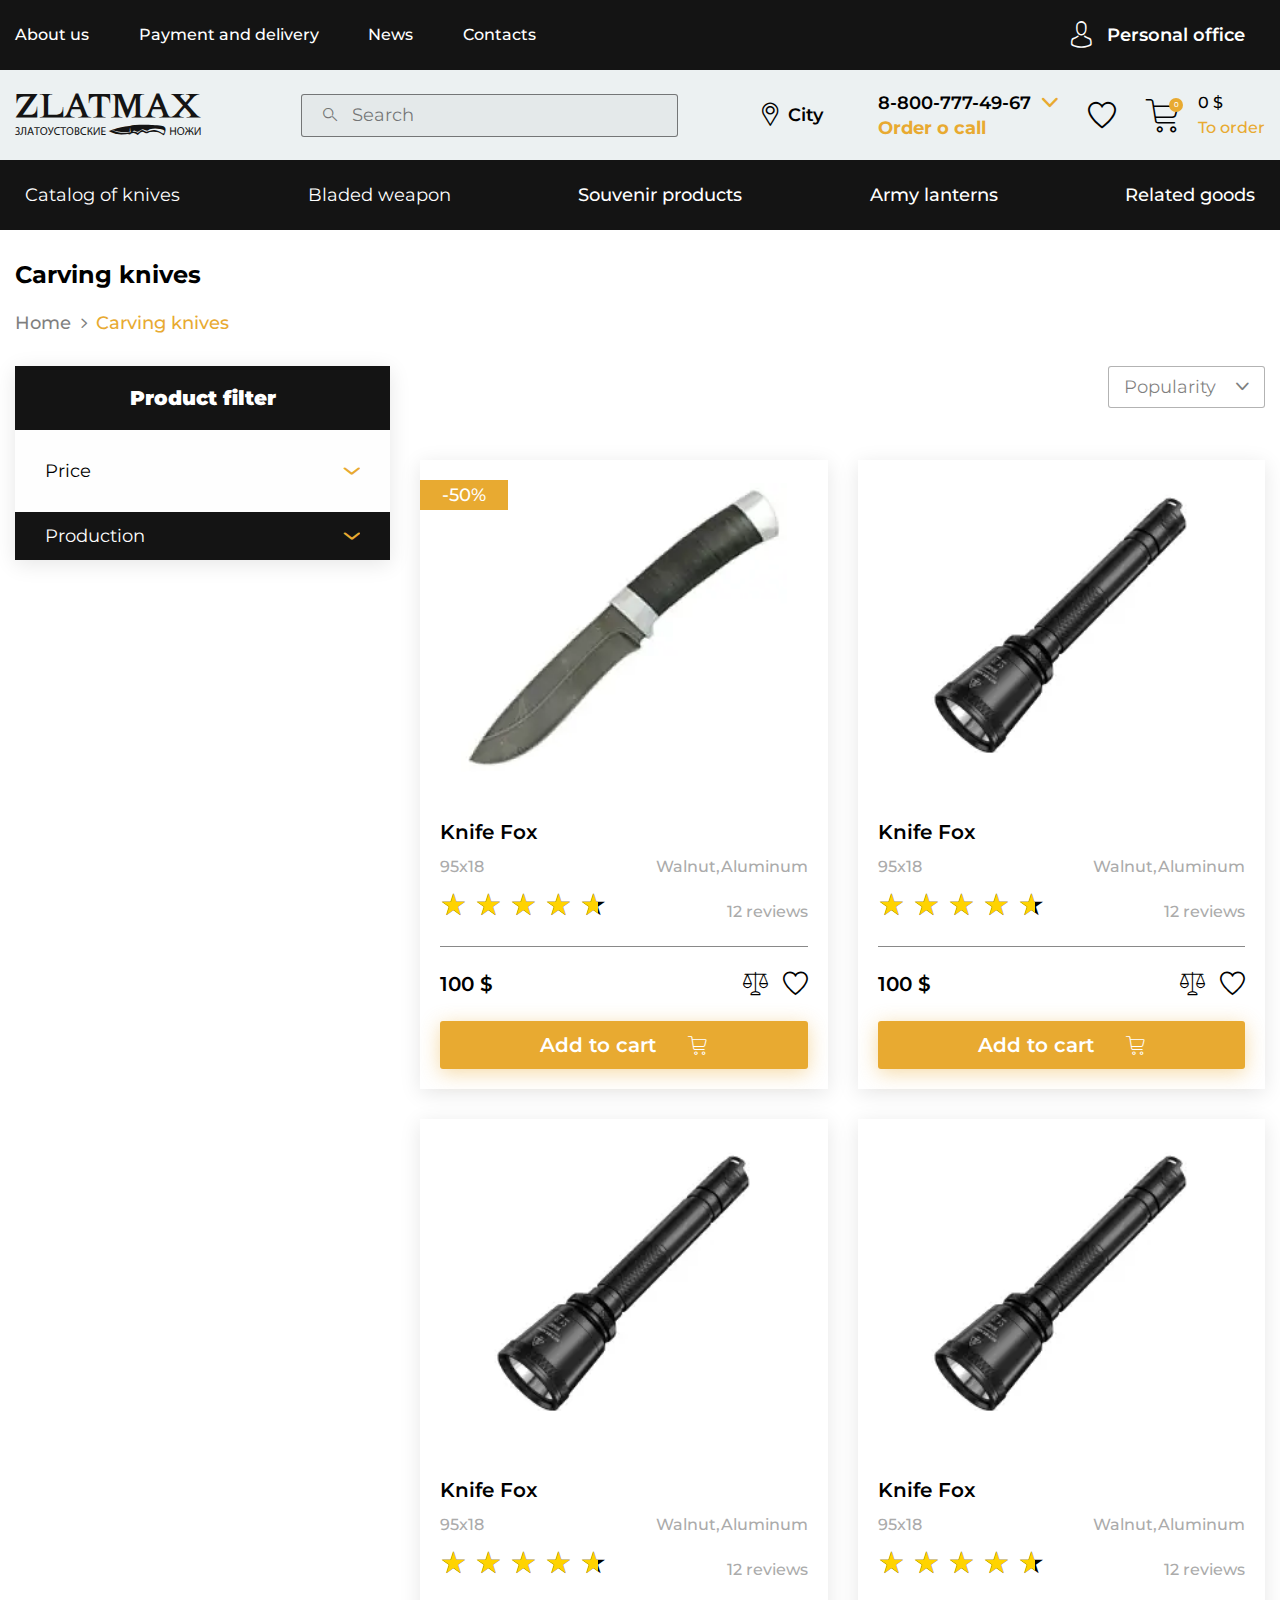
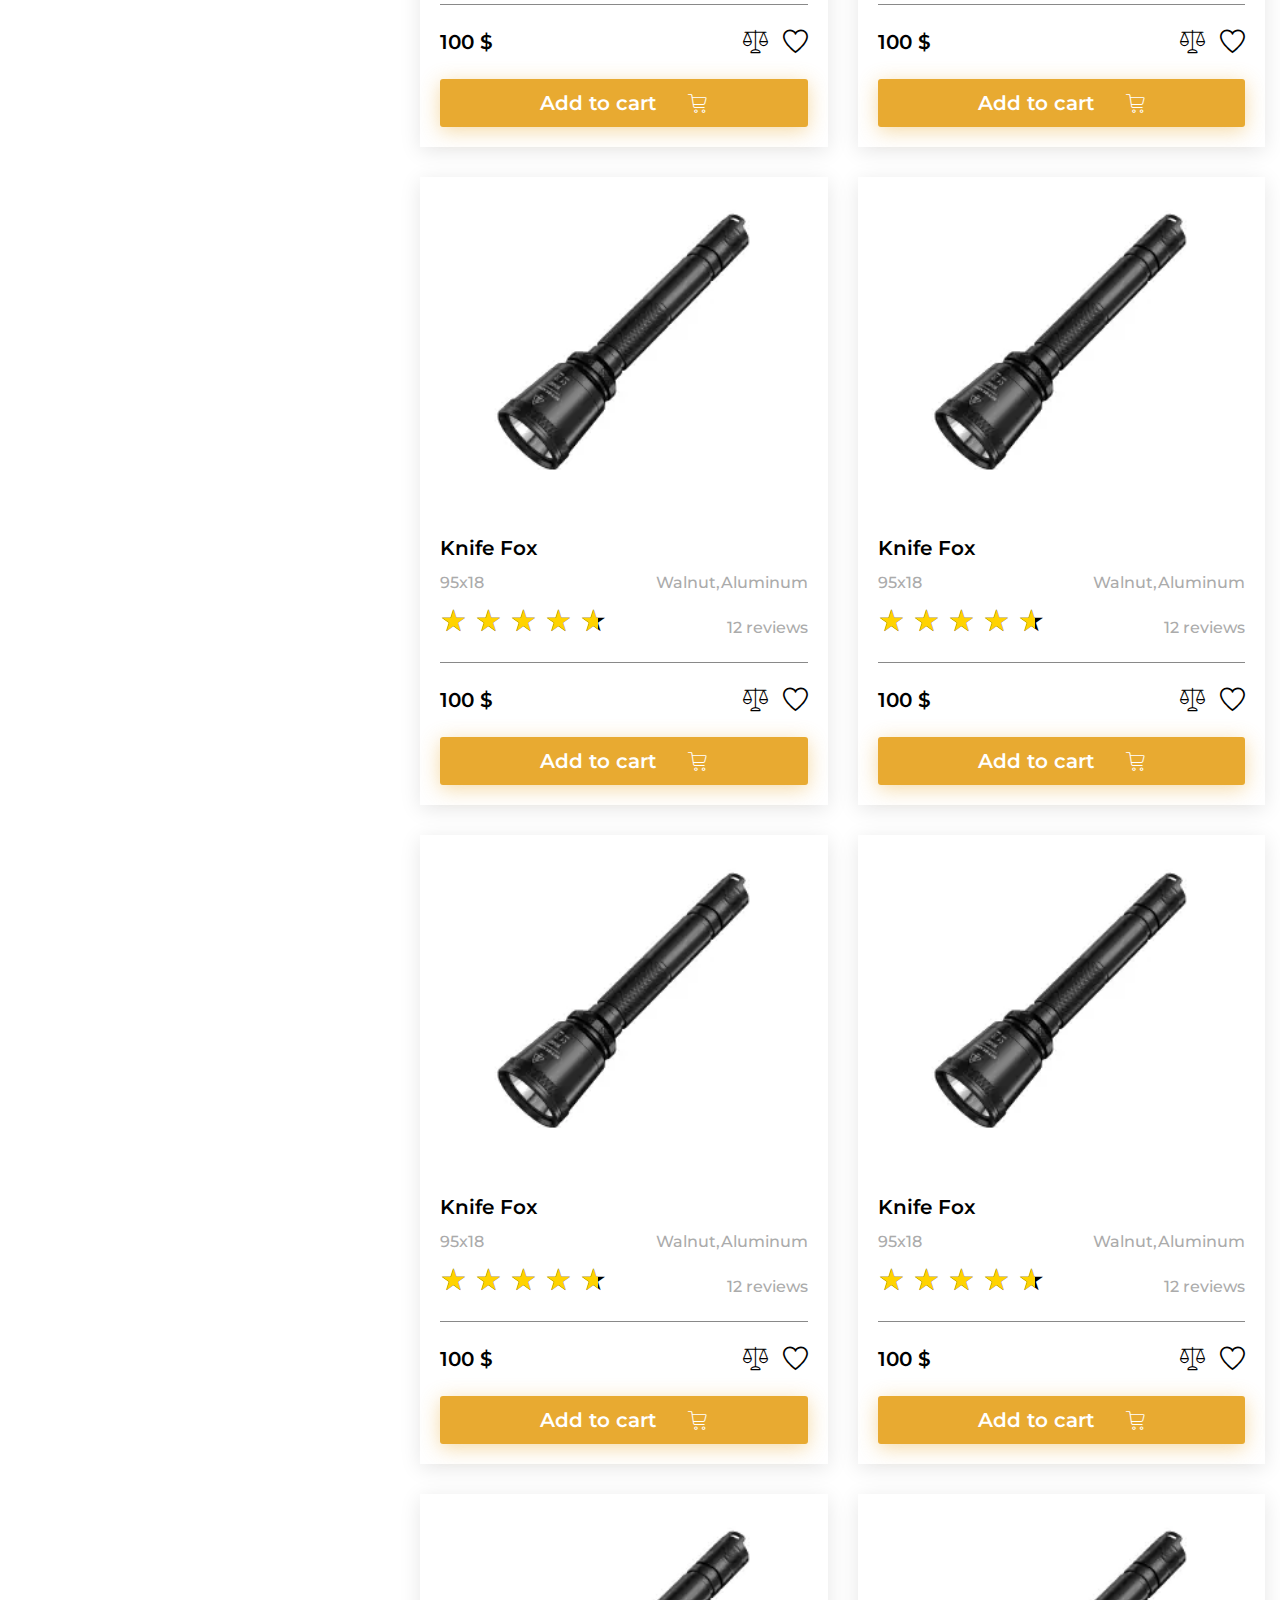
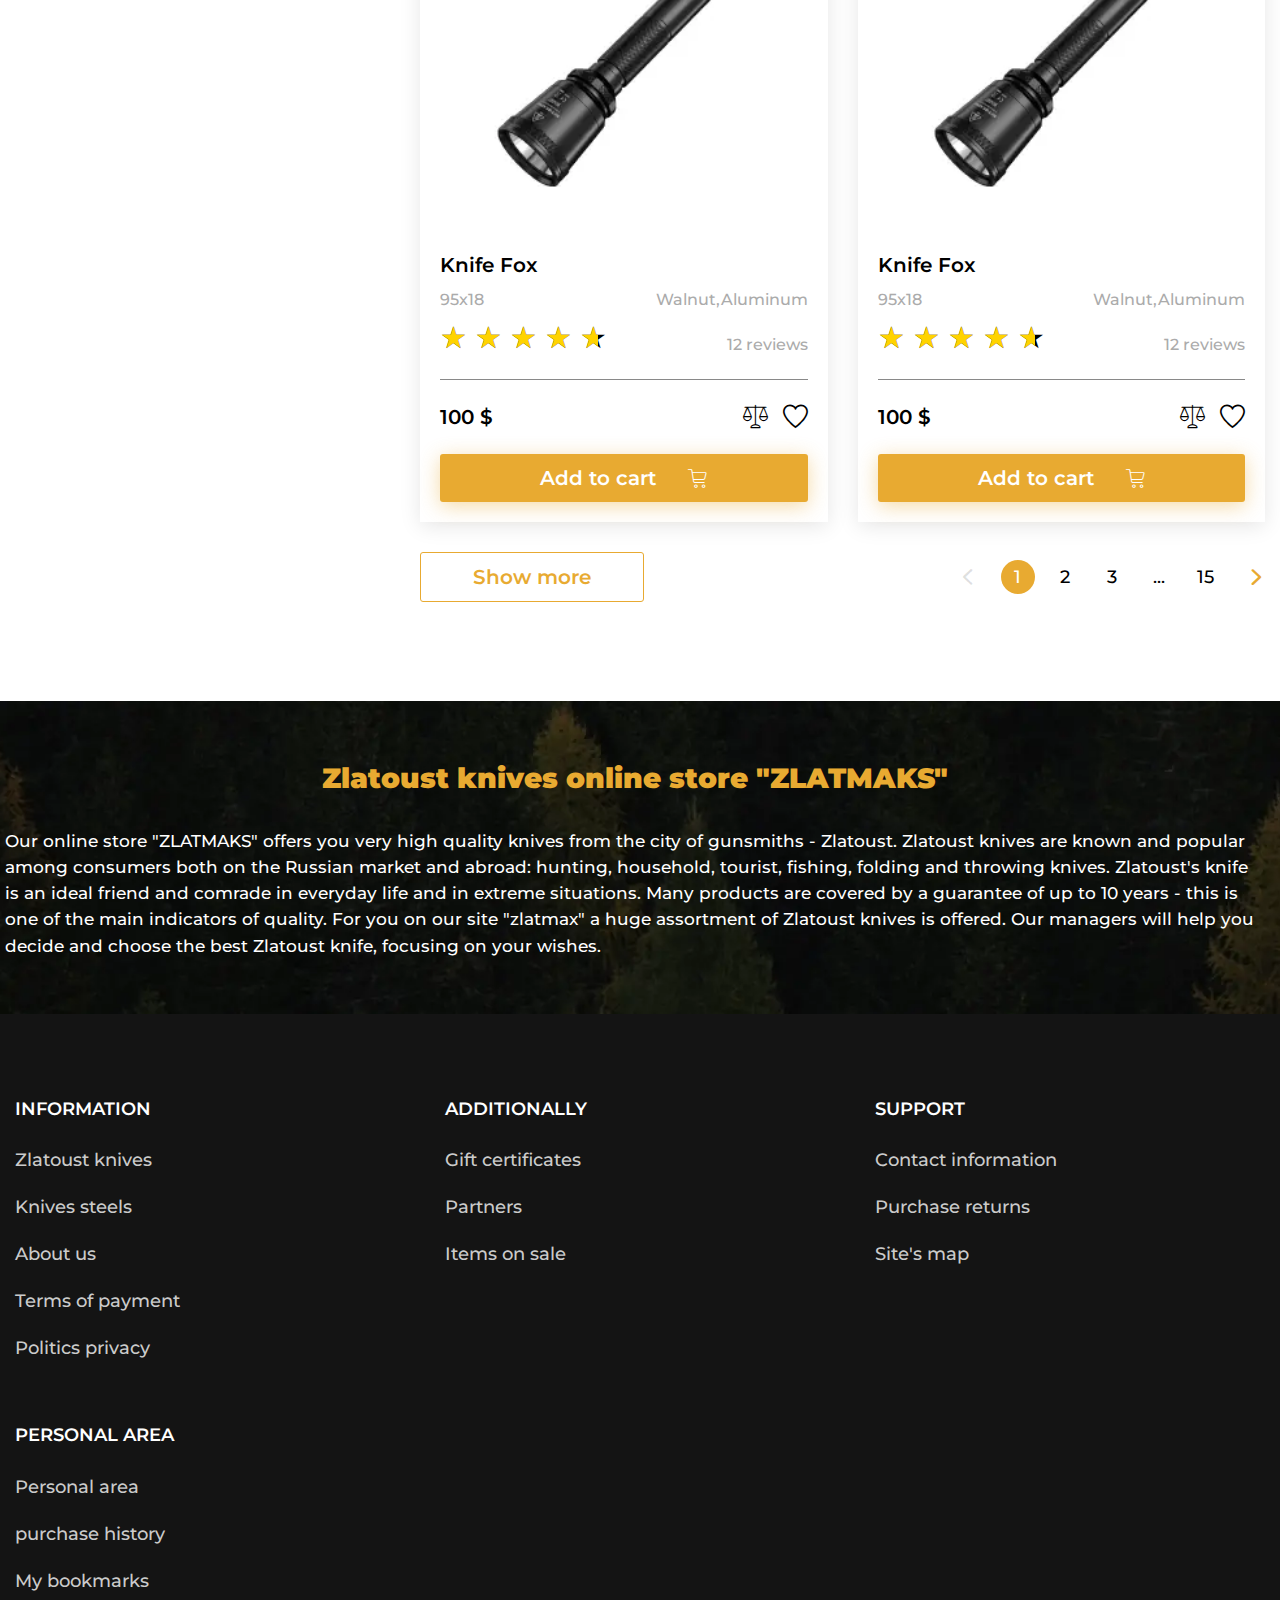
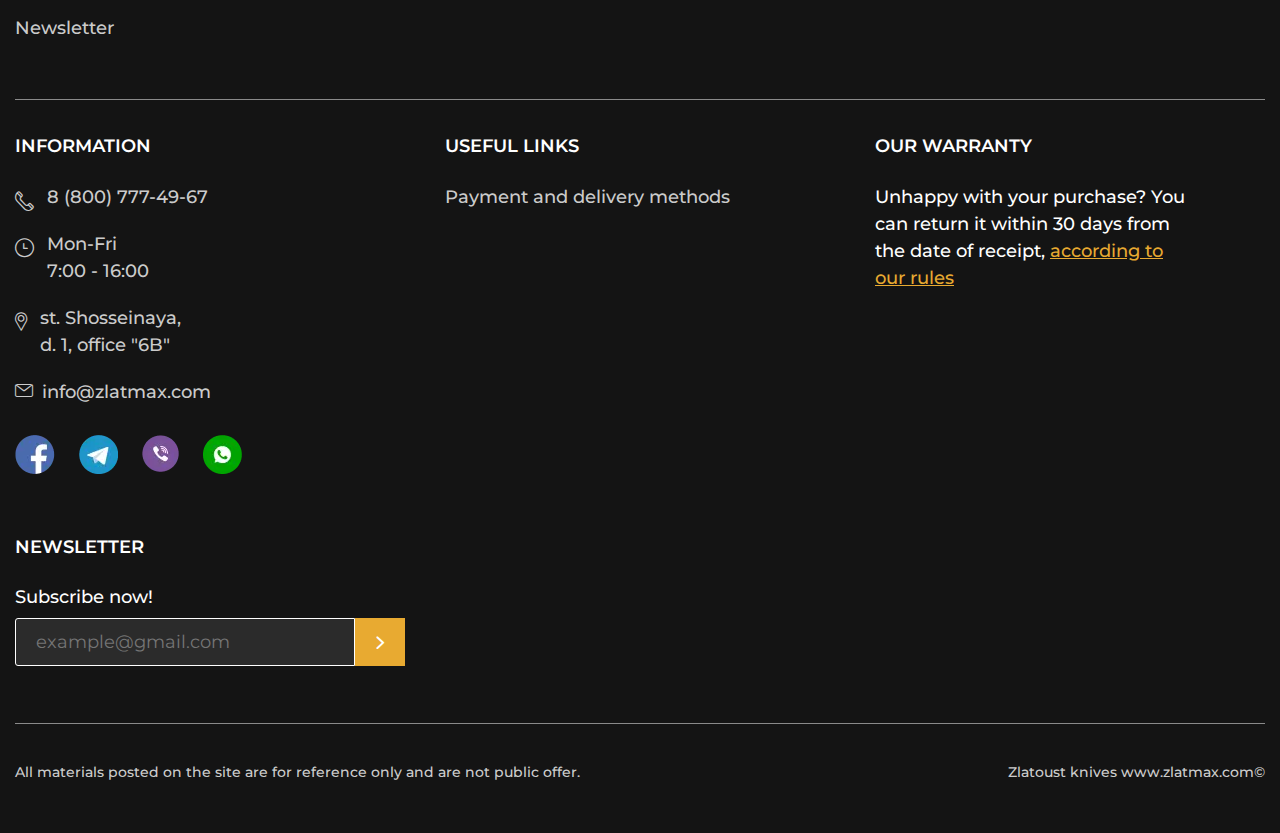
<file: catalog.html>
<!DOCTYPE html>
<html lang="ru">

<head>
	<title>Catalog</title>
	<meta charset="UTF-8">
	<meta name="format-detection" content="telephone=no">
	<!-- <style>body{opacity: 0;}</style> -->
	<link rel="stylesheet" href="css/style.min.css?_v=20220918225435">
	<link rel="shortcut icon" href="favicon.ico">
	<!-- <meta name="robots" content="noindex, nofollow"> -->
	<meta name="viewport" content="width=device-width, initial-scale=1.0">
</head>

<body>
	<div class="wrapper">
		<header class="header">
			<div class="header__top top-header">
				<div class="top-header__container">
					<nav class="top-header__menu menu-top-header">
						<ul data-da=".menu__body,991.98" class="menu-top-header__list">
							<li class="menu-top-header__item menu-top-header__item_catalog">
								<a href="" class="menu-top-header__link menu-top-header__link_catalog _icon-arrow-bottom">Catalog of goods</a>
							</li>
							<li class="menu-top-header__item">
								<a href="" class="menu-top-header__link">About us</a>
							</li>
							<li class="menu-top-header__item">
								<a href="" class="menu-top-header__link">Payment and delivery</a>
							</li>
							<li class="menu-top-header__item">
								<a href="" class="menu-top-header__link">News</a>
							</li>
							<li class="menu-top-header__item">
								<a href="" class="menu-top-header__link">Contacts</a>
							</li>
						</ul>
					</nav>
					<a href="" class="top-header__user _icon-user"><span>Personal office</span></a>
					<nav class="menu">
						<button class="menu__icon icon-menu"><span></span></button>
						<div class="menu__body">
							<ul class="menu__list">
							</ul>
						</div>
					</nav>
				</div>
			</div>
			<div class="header__body body-header">
				<div class="body-header__container">
					<a href="index.html" class="body-header__logo"></a>
					<div data-da=".catalog-header__container,479.98" class="body-header__search">
						<form action="#" class="search-header">
							<button type="submit" class="search-header__button _icon-search"></button>
							<input autocomplete="off" name="form[]" data-error="Error" placeholder="Search" type="text" class="search-header__input">
						</form>
					</div>
					<div class="body-header__actions actions-header">
						<a href="" class="actions-header__location _icon-location"><span>City</span></a>
						<div data-da=".top-header__container, 991.98, first" class="actions-header__phones phones-header">
							<div data-spollers class="phones-header__items">
								<div class="phones-header__item">
									<a href="tel:88007774967" class="phones-header__phone"><span>8-800-777-49-67</span></a>
									<button class="phones-header__arrow _icon-arrow-bottom" type="button" data-spoller></button>
									<ul class="phones-header__list">
										<li><a href="tel:88007774968" class="phones-header__phone">8-800-777-49-68</a></li>
										<li><a href="tel:88007774969" class="phones-header__phone">8-800-777-49-69</a></li>
										<li><a href="tel:88007774970" class="phones-header__phone">8-800-777-49-70</a></li>
									</ul>
								</div>
							</div>
							<button data-popup="#callback" class="phones-header__callback" type="button">Order o call</button>
						</div>
						<a href="" data-da=".top-header__container, 991.98,2" class="actions-header__favorite _icon-favorite"></a>
						<a href="" data-da=".top-header__container, 991.98,2" class="actions-header__cart cart-header">
							<div class="cart-header__icon _icon-empty-cart"><span>0</span></div>
							<div class="cart-header__body">
								<div class="cart-header__summ">0 $</div>
								<div href="" class="cart-header__link">To order</div>
							</div>
						</a>
					</div>
				</div>
			</div>
			<div class="header__catalog catalog-header">
				<div class="catalog-header__container">
					<nav class="catalog-header__menu menu-catalog">
						<button class="menu-catalog__back _icon-back">Back</button>
						<ul class="menu-catalog__list">
							<li class="menu-catalog__item"><button href="" data-parent="1" class="menu-catalog__link">Catalog of knives</button></li>
							<li class="menu-catalog__item"><button href="" data-parent="2" class="menu-catalog__link">Bladed weapon</button></li>
							<li class="menu-catalog__item"><a href="" class="menu-catalog__link">Souvenir products</a></li>
							<li class="menu-catalog__item"><a href="" class="menu-catalog__link">Army lanterns</a></li>
							<li class="menu-catalog__item"><a href="" class="menu-catalog__link">Related goods</a></li>
						</ul>
						<div class="menu-catalog__sub-menu sub-menu-catalog">
							<button class="sub-menu-catalog__back _icon-back">Back</button>
							<div class="sub-menu-catalog__container">
								<div hidden data-submenu="1" class="sub-menu-catalog__block">
									<div class="sub-menu-catalog__category">
										<a href="catalog.html" target="_blank" class="sub-menu-catalog__link-category">Category of knives</a>
									</div>
									<div class="sub-menu-catalog__category">
										<a href="catalog.html" target="_blank" class="sub-menu-catalog__link-category">Knife production</a>
									</div>
									<div class="sub-menu-catalog__category">
										<a href="catalog.html" target="_blank" class="sub-menu-catalog__link-category">Knives by steel grade</a>
									</div>
									<div class="sub-menu-catalog__category">
										<a href="catalog.html" target="_blank" class="sub-menu-catalog__link-category">Sharpening and polishing knives</a>
									</div>
									<div class="sub-menu-catalog__category">
										<a href="catalog.html" target="_blank" class="sub-menu-catalog__link-category">Knife workshop</a>
									</div>
									<ul class="sub-menu-catalog__list">
										<li class="sub-menu-catalog__item"><a href="" class="sub-menu-catalog__link">Cutting knives</a></li>
										<li class="sub-menu-catalog__item"><a href="" class="sub-menu-catalog__link">Tourist knives</a></li>
										<li class="sub-menu-catalog__item"><a href="" class="sub-menu-catalog__link">Hunting knives</a></li>
										<li class="sub-menu-catalog__item"><a href="" class="sub-menu-catalog__link">Damascus knives</a></li>
										<li class="sub-menu-catalog__item"><a href="" class="sub-menu-catalog__link">Dmascus knives</a></li>
										<li class="sub-menu-catalog__item"><a href="" class="sub-menu-catalog__link">Tactical purpose</a></li>
										<li class="sub-menu-catalog__item"><a href="" class="sub-menu-catalog__link">Throwing knives</a></li>
										<li class="sub-menu-catalog__item"><a href="" class="sub-menu-catalog__link">Machete and kukri</a></li>
										<li class="sub-menu-catalog__item"><a href="" class="sub-menu-catalog__link">Kitchen knives</a></li>
									</ul>
									<ul class="sub-menu-catalog__list">
										<li class="sub-menu-catalog__item"><a href="" class="sub-menu-catalog__link">Knives AIR</a></li>
										<li class="sub-menu-catalog__item"><a href="" class="sub-menu-catalog__link">ZIK knives</a></li>
										<li class="sub-menu-catalog__item"><a href="" class="sub-menu-catalog__link">Knives 330cc</a></li>
										<li class="sub-menu-catalog__item"><a href="" class="sub-menu-catalog__link">Knives ROSweapon</a></li>
										<li class="sub-menu-catalog__item"><a href="" class="sub-menu-catalog__link">Knives Gunsmith</a></li>
										<li class="sub-menu-catalog__item"><a href="" class="sub-menu-catalog__link">Bulat Sergei Baranov</a></li>
										<li class="sub-menu-catalog__item"><a href="" class="sub-menu-catalog__link">Bulat Andrey Umerov</a></li>
										<li class="sub-menu-catalog__item"><a href="" class="sub-menu-catalog__link">Zlatko knives</a></li>
										<li class="sub-menu-catalog__item"><a href="" class="sub-menu-catalog__link">Knives Style-M</a></li>
										<li class="sub-menu-catalog__item"><a href="" class="sub-menu-catalog__link">Arms Company</a></li>
									</ul>
									<ul class="sub-menu-catalog__list">
										<li class="sub-menu-catalog__item"><a href="" class="sub-menu-catalog__link">Knives made of steel 40x102C2M</a></li>
										<li class="sub-menu-catalog__item"><a href="" class="sub-menu-catalog__link">Knives made of steel 95x18</a></li>
										<li class="sub-menu-catalog__item"><a href="" class="sub-menu-catalog__link">Steel knives 100x13m</a></li>
										<li class="sub-menu-catalog__item"><a href="" class="sub-menu-catalog__link">Knives made of steel 110x18m-SHD</a></li>
										<li class="sub-menu-catalog__item"><a href="" class="sub-menu-catalog__link">Knives from steel EI-107 Tts</a></li>
										<li class="sub-menu-catalog__item"><a href="" class="sub-menu-catalog__link">Knives made of steel 50x14mf</a></li>
										<li class="sub-menu-catalog__item"><a href="" class="sub-menu-catalog__link">AUS-8 steel knives</a></li>
										<li class="sub-menu-catalog__item"><a href="" class="sub-menu-catalog__link">K340 steel knives</a></li>
										<li class="sub-menu-catalog__item"><a href="" class="sub-menu-catalog__link">M390 steel knives</a></li>
										<li class="sub-menu-catalog__item"><a href="" class="sub-menu-catalog__link">Knives made of steel EP-766</a></li>
									</ul>
									<ul class="sub-menu-catalog__list">
										<li class="sub-menu-catalog__item"><a href="" class="sub-menu-catalog__link">Paste GOI</a></li>
										<li class="sub-menu-catalog__item"><a href="" class="sub-menu-catalog__link">Diamond paste</a></li>
										<li class="sub-menu-catalog__item"><a href="" class="sub-menu-catalog__link">Bars and stones for sharpening</a></li>
										<li class="sub-menu-catalog__item"><a href="" class="sub-menu-catalog__link">Sharpening system</a></li>
									</ul>
									<ul class="sub-menu-catalog__list">
										<li class="sub-menu-catalog__item"><a href="" class="sub-menu-catalog__link">Knife blades</a></li>
										<li class="sub-menu-catalog__item"><a href="" class="sub-menu-catalog__link">Blanks for knives</a></li>
										<li class="sub-menu-catalog__item"><a href="" class="sub-menu-catalog__link">Handle materials</a></li>
										<li class="sub-menu-catalog__item"><a href="" class="sub-menu-catalog__link">Knife handle care</a></li>
									</ul>
									<div class="sub-menu-catalog__footer">
										<a href="" class="sub-menu-catalog__all">See all</a>
									</div>
									<div class="sub-menu-catalog__footer">
										<a href="" class="sub-menu-catalog__all">See all</a>
									</div>
									<div class="sub-menu-catalog__footer">
										<a href="" class="sub-menu-catalog__all">See all</a>
									</div>
									<div class="sub-menu-catalog__footer">
										<a href="" class="sub-menu-catalog__all">See all</a>
									</div>
									<div class="sub-menu-catalog__footer">
										<a href="" class="sub-menu-catalog__all">See all</a>
									</div>
								</div>
								<div hidden data-submenu="2" class="sub-menu-catalog__block">
									<div class="sub-menu-catalog__category">
										<a href="" class="sub-menu-catalog__link-category">Category of knives</a>
									</div>
									<div class="sub-menu-catalog__category">
										<a href="" class="sub-menu-catalog__link-category">Category of knives</a>
									</div>
									<div class="sub-menu-catalog__category">
										<a href="" class="sub-menu-catalog__link-category">Knife production</a>
									</div>
									<ul class="sub-menu-catalog__list">
										<li class="sub-menu-catalog__item"><a href="" class="sub-menu-catalog__link">Cutting knives</a></li>
										<li class="sub-menu-catalog__item"><a href="" class="sub-menu-catalog__link">Tourist knives</a></li>
										<li class="sub-menu-catalog__item"><a href="" class="sub-menu-catalog__link">Hunting knives</a></li>
										<li class="sub-menu-catalog__item"><a href="" class="sub-menu-catalog__link">Damascus knives</a></li>
										<li class="sub-menu-catalog__item"><a href="" class="sub-menu-catalog__link">Dmascus knives</a></li>
										<li class="sub-menu-catalog__item"><a href="" class="sub-menu-catalog__link">Tactical purpose</a></li>
										<li class="sub-menu-catalog__item"><a href="" class="sub-menu-catalog__link">Throwing knives</a></li>
										<li class="sub-menu-catalog__item"><a href="" class="sub-menu-catalog__link">Machete and kukri</a></li>
										<li class="sub-menu-catalog__item"><a href="" class="sub-menu-catalog__link">Kitchen knives</a></li>
									</ul>
									<ul class="sub-menu-catalog__list">
										<li class="sub-menu-catalog__item"><a href="" class="sub-menu-catalog__link">Knives AIR</a></li>
										<li class="sub-menu-catalog__item"><a href="" class="sub-menu-catalog__link">ZIK knives</a></li>
										<li class="sub-menu-catalog__item"><a href="" class="sub-menu-catalog__link">Knives 330cc</a></li>
										<li class="sub-menu-catalog__item"><a href="" class="sub-menu-catalog__link">Knives ROSweapon</a></li>
										<li class="sub-menu-catalog__item"><a href="" class="sub-menu-catalog__link">Knives Gunsmith</a></li>
										<li class="sub-menu-catalog__item"><a href="" class="sub-menu-catalog__link">Bulat Sergei Baranov</a></li>
										<li class="sub-menu-catalog__item"><a href="" class="sub-menu-catalog__link">Bulat Andrey Umerov</a></li>
										<li class="sub-menu-catalog__item"><a href="" class="sub-menu-catalog__link">Zlatko knives</a></li>
										<li class="sub-menu-catalog__item"><a href="" class="sub-menu-catalog__link">Knives Style-M</a></li>
										<li class="sub-menu-catalog__item"><a href="" class="sub-menu-catalog__link">Arms Company</a></li>
									</ul>
									<ul class="sub-menu-catalog__list">
										<li class="sub-menu-catalog__item"><a href="" class="sub-menu-catalog__link">Knives made of steel 40x102C2M</a></li>
										<li class="sub-menu-catalog__item"><a href="" class="sub-menu-catalog__link">Knives made of steel 95x18</a></li>
										<li class="sub-menu-catalog__item"><a href="" class="sub-menu-catalog__link">Steel knives 100x13m</a></li>
										<li class="sub-menu-catalog__item"><a href="" class="sub-menu-catalog__link">Knives made of steel 110x18m-SHD</a></li>
										<li class="sub-menu-catalog__item"><a href="" class="sub-menu-catalog__link">Knives from steel EI-107 Tts</a></li>
										<li class="sub-menu-catalog__item"><a href="" class="sub-menu-catalog__link">Knives made of steel 50x14mf</a></li>
										<li class="sub-menu-catalog__item"><a href="" class="sub-menu-catalog__link">AUS-8 steel knives</a></li>
										<li class="sub-menu-catalog__item"><a href="" class="sub-menu-catalog__link">K340 steel knives</a></li>
										<li class="sub-menu-catalog__item"><a href="" class="sub-menu-catalog__link">M390 steel knives</a></li>
										<li class="sub-menu-catalog__item"><a href="" class="sub-menu-catalog__link">Knives made of steel EP-766</a></li>
									</ul>
									<div class="sub-menu-catalog__footer">
										<a href="" class="sub-menu-catalog__all">See all</a>
									</div>
									<div class="sub-menu-catalog__footer">
										<a href="" class="sub-menu-catalog__all">See all</a>
									</div>
									<div class="sub-menu-catalog__footer">
										<a href="" class="sub-menu-catalog__all">See all</a>
									</div>
								</div>
							</div>
						</div>
					</nav>
				</div>
			</div>
		</header>


		<main class="page page_inner">
			<div class="page__header">
				<div class="page__container">
					<h1 class="page__title title">Carving knives</h1>
					<nav class="page__breadcrumbs breadcrumbs">
						<ul class="breadcrumbs__list">
							<li class="breadcrumbs__item">
								<a href="" class="breadcrumbs__link">Home</a>
							</li>
							<li class="breadcrumbs__item">
								<span href="" class="breadcrumbs__current">Carving knives</span>
							</li>
						</ul>
					</nav>
				</div>
			</div>
			<div class="catalog">
				<div class="catalog__container">
					<div class="catalog__body">
						<div class="catalog__filter filter-catalog">
							<button type="button" class="filter-catalog__title">Product filter</button>
							<div data-spollers class="filter-catalog__items">
								<div class="filter-catalog__price price-filter">
									<button type="button" data-spoller class="price-filter__title _icon-spoller-arrow">Price</button>
									<div data-range class="price-filter__body">
										<div class="price-filter__inputs">
											<input data-range-from="0" type="text" value="1000" name="form[]" autocomplete="off" class="price-filter__input">
											<input data-range-to="10000" type="text" value="10000" name="form[]" autocomplete="off" class="price-filter__input">
										</div>
										<div class="price-filter__range" data-range-item></div>
									</div>
								</div>
								<div class="filter-catalog__item item-filter-catalog">
									<button type="button" data-spoller class="item-filter-catalog__title _icon-spoller-arrow">Production</button>
									<div class="item-filter-catalog__body">
										<div class="item-filter-catalog__checkbox checkbox">
											<input type="checkbox" id="c_1" data-error="error" value="1" name="form[]" class="checkbox__input">
											<label for="c_1" class="checkbox__label"><span class="checkbox__text">A&R <small>(250)</small> </span></label>
										</div>
										<div class="item-filter-catalog__checkbox checkbox">
											<input type="checkbox" id="c_2" data-error="error" value="1" name="form[]" class="checkbox__input">
											<label for="c_2" class="checkbox__label"><span class="checkbox__text">A&R <small>(250)</small> </span></label>
										</div>
										<div class="item-filter-catalog__checkbox checkbox">
											<input type="checkbox" id="c_3" data-error="error" value="1" name="form[]" class="checkbox__input">
											<label for="c_3" class="checkbox__label"><span class="checkbox__text">A&R <small>(250)</small> </span></label>
										</div>
										<div class="item-filter-catalog__checkbox checkbox">
											<input type="checkbox" id="c_4" data-error="error" value="1" name="form[]" class="checkbox__input">
											<label for="c_4" class="checkbox__label"><span class="checkbox__text">A&R <small>(250)</small> </span></label>
										</div>
										<div class="item-filter-catalog__checkbox checkbox">
											<input type="checkbox" id="c_5" data-error="error" value="1" name="form[]" class="checkbox__input">
											<label for="c_5" class="checkbox__label"><span class="checkbox__text">A&R <small>(250)</small> </span></label>
										</div>
										<div class="item-filter-catalog__checkbox checkbox">
											<input type="checkbox" id="c_6" data-error="error" value="1" name="form[]" class="checkbox__input">
											<label for="c_6" class="checkbox__label"><span class="checkbox__text">A&R <small>(250)</small> </span></label>
										</div>
										<div class="item-filter-catalog__checkbox checkbox">
											<input type="checkbox" id="c_7" data-error="error" value="1" name="form[]" class="checkbox__input">
											<label for="c_7" class="checkbox__label"><span class="checkbox__text">A&R <small>(250)</small> </span></label>
										</div>
										<div class="item-filter-catalog__checkbox checkbox">
											<input type="checkbox" id="c_8" data-error="error" value="1" name="form[]" class="checkbox__input">
											<label for="c_8" class="checkbox__label"><span class="checkbox__text">A&R <small>(250)</small> </span></label>
										</div>
										<div class="item-filter-catalog__checkbox checkbox">
											<input type="checkbox" id="c_9" data-error="error" value="1" name="form[]" class="checkbox__input">
											<label for="c_9" class="checkbox__label"><span class="checkbox__text">A&R <small>(250)</small> </span></label>
										</div>
										<div class="item-filter-catalog__checkbox checkbox">
											<input type="checkbox" id="c_10" data-error="error" value="1" name="form[]" class="checkbox__input">
											<label for="c_10" class="checkbox__label"><span class="checkbox__text">A&R <small>(250)</small> </span></label>
										</div>
									</div>
								</div>
							</div>
						</div>
						<div class="catalog__content">
							<div class="catalog__control select_control select">
								<select name="form[]" class="control">
									<option selected value="1">Popularity</option>
									<option value="2">By price</option>
									<option value="3">From A to Z</option>
									<option value="4">From Z to A</option>
								</select>
							</div>
							<div class="catalog__products">
								<article class="product-card">
									<div class="product-card__sale">-50%</div>
									<a href="product.html" target="_blank" class="product-card__image-ibg">
										<span class="product-card__item-image-ibg product-card__item-image-ibg_contain">
											<picture><source srcset="img/products-cards/knife-fox.webp" type="image/webp"><img src="img/products-cards/knife-fox.jpeg" alt="Knife Fox"></picture>
										</span>
									</a>
									<div class="product-card__body">
										<h4 class="product-card__title">
											<a href="product.html" target="_blank" class="product-card__link-title">Knife Fox</a>
										</h4>
										<div class="product-card__info info-product-card">
											<div class="info-product-card__size">95x18</div>
											<div class="info-product-card__materials">Walnut,Aluminum</div>
										</div>
										<div class="product-card__rating rating rating_set">
											<div class="rating__body">
												<div class="rating__active"></div>
												<div class="rating__items">
													<input type="radio" class="rating__item" value="1" name="rating">
													<input type="radio" class="rating__item" value="2" name="rating">
													<input type="radio" class="rating__item" value="3" name="rating">
													<input type="radio" class="rating__item" value="4" name="rating">
													<input type="radio" class="rating__item" value="5" name="rating">
												</div>
											</div>
											<div class="rating__value">4.5</div>
											<div class="rating__info">12 reviews</div>
										</div>
										<div class="product-card__footer">
											<div class="product-card__price">100 $</div>
											<a href="" class="product-card__compare _icon-compare"></a>
											<a href="" class="product-card__favorite _icon-favorite"></a>
										</div>
										<button type="button" class="product-card__cart button"><span class="_icon-empty-cart">Add to cart</span></button>
									</div>
								</article>
								<article class="product-card">
									<a href="product.html" target="_blank" class="product-card__image-ibg">
										<span class="product-card__item-image-ibg product-card__item-image-ibg_contain">
											<picture><source srcset="img/products-cards/lantern.webp" type="image/webp"><img src="img/products-cards/lantern.jpeg" alt="Knife Fox"></picture>
										</span>
									</a>
									<div class="product-card__body">
										<h4 class="product-card__title">
											<a href="product.html" target="_blank" class="product-card__link-title">Knife Fox</a>
										</h4>
										<div class="product-card__info info-product-card">
											<div class="info-product-card__size">95x18</div>
											<div class="info-product-card__materials">Walnut,Aluminum</div>
										</div>
										<div class="product-card__rating rating rating_set">
											<div class="rating__body">
												<div class="rating__active"></div>
												<div class="rating__items">
													<input type="radio" class="rating__item" value="1" name="rating">
													<input type="radio" class="rating__item" value="2" name="rating">
													<input type="radio" class="rating__item" value="3" name="rating">
													<input type="radio" class="rating__item" value="4" name="rating">
													<input type="radio" class="rating__item" value="5" name="rating">
												</div>
											</div>
											<div class="rating__value">4.5</div>
											<div class="rating__info">12 reviews</div>
										</div>
										<div class="product-card__footer">
											<div class="product-card__price">100 $</div>
											<a href="" class="product-card__compare _icon-compare"></a>
											<a href="" class="product-card__favorite _icon-favorite"></a>
										</div>
										<button type="button" class="product-card__cart button"><span class="_icon-empty-cart">Add to cart</span></button>
									</div>
								</article>
								<article class="product-card">
									<a href="product.html" target="_blank" class="product-card__image-ibg">
										<span class="product-card__item-image-ibg product-card__item-image-ibg_contain">
											<picture><source srcset="img/products-cards/lantern.webp" type="image/webp"><img src="img/products-cards/lantern.jpeg" alt="Knife Fox"></picture>
										</span>
									</a>
									<div class="product-card__body">
										<h4 class="product-card__title">
											<a href="product.html" target="_blank" class="product-card__link-title">Knife Fox</a>
										</h4>
										<div class="product-card__info info-product-card">
											<div class="info-product-card__size">95x18</div>
											<div class="info-product-card__materials">Walnut,Aluminum</div>
										</div>
										<div class="product-card__rating rating rating_set">
											<div class="rating__body">
												<div class="rating__active"></div>
												<div class="rating__items">
													<input type="radio" class="rating__item" value="1" name="rating">
													<input type="radio" class="rating__item" value="2" name="rating">
													<input type="radio" class="rating__item" value="3" name="rating">
													<input type="radio" class="rating__item" value="4" name="rating">
													<input type="radio" class="rating__item" value="5" name="rating">
												</div>
											</div>
											<div class="rating__value">4.5</div>
											<div class="rating__info">12 reviews</div>
										</div>
										<div class="product-card__footer">
											<div class="product-card__price">100 $</div>
											<a href="" class="product-card__compare _icon-compare"></a>
											<a href="" class="product-card__favorite _icon-favorite"></a>
										</div>
										<button type="button" class="product-card__cart button"><span class="_icon-empty-cart">Add to cart</span></button>
									</div>
								</article>
								<article class="product-card">
									<a href="product.html" target="_blank" class="product-card__image-ibg">
										<span class="product-card__item-image-ibg product-card__item-image-ibg_contain">
											<picture><source srcset="img/products-cards/lantern.webp" type="image/webp"><img src="img/products-cards/lantern.jpeg" alt="Knife Fox"></picture>
										</span>
									</a>
									<div class="product-card__body">
										<h4 class="product-card__title">
											<a href="product.html" target="_blank" class="product-card__link-title">Knife Fox</a>
										</h4>
										<div class="product-card__info info-product-card">
											<div class="info-product-card__size">95x18</div>
											<div class="info-product-card__materials">Walnut,Aluminum</div>
										</div>
										<div class="product-card__rating rating rating_set">
											<div class="rating__body">
												<div class="rating__active"></div>
												<div class="rating__items">
													<input type="radio" class="rating__item" value="1" name="rating">
													<input type="radio" class="rating__item" value="2" name="rating">
													<input type="radio" class="rating__item" value="3" name="rating">
													<input type="radio" class="rating__item" value="4" name="rating">
													<input type="radio" class="rating__item" value="5" name="rating">
												</div>
											</div>
											<div class="rating__value">4.5</div>
											<div class="rating__info">12 reviews</div>
										</div>
										<div class="product-card__footer">
											<div class="product-card__price">100 $</div>
											<a href="" class="product-card__compare _icon-compare"></a>
											<a href="" class="product-card__favorite _icon-favorite"></a>
										</div>
										<button type="button" class="product-card__cart button"><span class="_icon-empty-cart">Add to cart</span></button>
									</div>
								</article>
								<article class="product-card">
									<a href="product.html" target="_blank" class="product-card__image-ibg">
										<span class="product-card__item-image-ibg product-card__item-image-ibg_contain">
											<picture><source srcset="img/products-cards/lantern.webp" type="image/webp"><img src="img/products-cards/lantern.jpeg" alt="Knife Fox"></picture>
										</span>
									</a>
									<div class="product-card__body">
										<h4 class="product-card__title">
											<a href="product.html" target="_blank" class="product-card__link-title">Knife Fox</a>
										</h4>
										<div class="product-card__info info-product-card">
											<div class="info-product-card__size">95x18</div>
											<div class="info-product-card__materials">Walnut,Aluminum</div>
										</div>
										<div class="product-card__rating rating rating_set">
											<div class="rating__body">
												<div class="rating__active"></div>
												<div class="rating__items">
													<input type="radio" class="rating__item" value="1" name="rating">
													<input type="radio" class="rating__item" value="2" name="rating">
													<input type="radio" class="rating__item" value="3" name="rating">
													<input type="radio" class="rating__item" value="4" name="rating">
													<input type="radio" class="rating__item" value="5" name="rating">
												</div>
											</div>
											<div class="rating__value">4.5</div>
											<div class="rating__info">12 reviews</div>
										</div>
										<div class="product-card__footer">
											<div class="product-card__price">100 $</div>
											<a href="" class="product-card__compare _icon-compare"></a>
											<a href="" class="product-card__favorite _icon-favorite"></a>
										</div>
										<button type="button" class="product-card__cart button"><span class="_icon-empty-cart">Add to cart</span></button>
									</div>
								</article>
								<article class="product-card">
									<a href="product.html" target="_blank" class="product-card__image-ibg">
										<span class="product-card__item-image-ibg product-card__item-image-ibg_contain">
											<picture><source srcset="img/products-cards/lantern.webp" type="image/webp"><img src="img/products-cards/lantern.jpeg" alt="Knife Fox"></picture>
										</span>
									</a>
									<div class="product-card__body">
										<h4 class="product-card__title">
											<a href="product.html" target="_blank" class="product-card__link-title">Knife Fox</a>
										</h4>
										<div class="product-card__info info-product-card">
											<div class="info-product-card__size">95x18</div>
											<div class="info-product-card__materials">Walnut,Aluminum</div>
										</div>
										<div class="product-card__rating rating rating_set">
											<div class="rating__body">
												<div class="rating__active"></div>
												<div class="rating__items">
													<input type="radio" class="rating__item" value="1" name="rating">
													<input type="radio" class="rating__item" value="2" name="rating">
													<input type="radio" class="rating__item" value="3" name="rating">
													<input type="radio" class="rating__item" value="4" name="rating">
													<input type="radio" class="rating__item" value="5" name="rating">
												</div>
											</div>
											<div class="rating__value">4.5</div>
											<div class="rating__info">12 reviews</div>
										</div>
										<div class="product-card__footer">
											<div class="product-card__price">100 $</div>
											<a href="" class="product-card__compare _icon-compare"></a>
											<a href="" class="product-card__favorite _icon-favorite"></a>
										</div>
										<button type="button" class="product-card__cart button"><span class="_icon-empty-cart">Add to cart</span></button>
									</div>
								</article>
								<article class="product-card">
									<a href="product.html" target="_blank" class="product-card__image-ibg">
										<span class="product-card__item-image-ibg product-card__item-image-ibg_contain">
											<picture><source srcset="img/products-cards/lantern.webp" type="image/webp"><img src="img/products-cards/lantern.jpeg" alt="Knife Fox"></picture>
										</span>
									</a>
									<div class="product-card__body">
										<h4 class="product-card__title">
											<a href="product.html" target="_blank" class="product-card__link-title">Knife Fox</a>
										</h4>
										<div class="product-card__info info-product-card">
											<div class="info-product-card__size">95x18</div>
											<div class="info-product-card__materials">Walnut,Aluminum</div>
										</div>
										<div class="product-card__rating rating rating_set">
											<div class="rating__body">
												<div class="rating__active"></div>
												<div class="rating__items">
													<input type="radio" class="rating__item" value="1" name="rating">
													<input type="radio" class="rating__item" value="2" name="rating">
													<input type="radio" class="rating__item" value="3" name="rating">
													<input type="radio" class="rating__item" value="4" name="rating">
													<input type="radio" class="rating__item" value="5" name="rating">
												</div>
											</div>
											<div class="rating__value">4.5</div>
											<div class="rating__info">12 reviews</div>
										</div>
										<div class="product-card__footer">
											<div class="product-card__price">100 $</div>
											<a href="" class="product-card__compare _icon-compare"></a>
											<a href="" class="product-card__favorite _icon-favorite"></a>
										</div>
										<button type="button" class="product-card__cart button"><span class="_icon-empty-cart">Add to cart</span></button>
									</div>
								</article>
								<article class="product-card">
									<a href="product.html" target="_blank" class="product-card__image-ibg">
										<span class="product-card__item-image-ibg product-card__item-image-ibg_contain">
											<picture><source srcset="img/products-cards/lantern.webp" type="image/webp"><img src="img/products-cards/lantern.jpeg" alt="Knife Fox"></picture>
										</span>
									</a>
									<div class="product-card__body">
										<h4 class="product-card__title">
											<a href="product.html" target="_blank" class="product-card__link-title">Knife Fox</a>
										</h4>
										<div class="product-card__info info-product-card">
											<div class="info-product-card__size">95x18</div>
											<div class="info-product-card__materials">Walnut,Aluminum</div>
										</div>
										<div class="product-card__rating rating rating_set">
											<div class="rating__body">
												<div class="rating__active"></div>
												<div class="rating__items">
													<input type="radio" class="rating__item" value="1" name="rating">
													<input type="radio" class="rating__item" value="2" name="rating">
													<input type="radio" class="rating__item" value="3" name="rating">
													<input type="radio" class="rating__item" value="4" name="rating">
													<input type="radio" class="rating__item" value="5" name="rating">
												</div>
											</div>
											<div class="rating__value">4.5</div>
											<div class="rating__info">12 reviews</div>
										</div>
										<div class="product-card__footer">
											<div class="product-card__price">100 $</div>
											<a href="" class="product-card__compare _icon-compare"></a>
											<a href="" class="product-card__favorite _icon-favorite"></a>
										</div>
										<button type="button" class="product-card__cart button"><span class="_icon-empty-cart">Add to cart</span></button>
									</div>
								</article>
								<article class="product-card">
									<a href="product.html" target="_blank" class="product-card__image-ibg">
										<span class="product-card__item-image-ibg product-card__item-image-ibg_contain">
											<picture><source srcset="img/products-cards/lantern.webp" type="image/webp"><img src="img/products-cards/lantern.jpeg" alt="Knife Fox"></picture>
										</span>
									</a>
									<div class="product-card__body">
										<h4 class="product-card__title">
											<a href="product.html" target="_blank" class="product-card__link-title">Knife Fox</a>
										</h4>
										<div class="product-card__info info-product-card">
											<div class="info-product-card__size">95x18</div>
											<div class="info-product-card__materials">Walnut,Aluminum</div>
										</div>
										<div class="product-card__rating rating rating_set">
											<div class="rating__body">
												<div class="rating__active"></div>
												<div class="rating__items">
													<input type="radio" class="rating__item" value="1" name="rating">
													<input type="radio" class="rating__item" value="2" name="rating">
													<input type="radio" class="rating__item" value="3" name="rating">
													<input type="radio" class="rating__item" value="4" name="rating">
													<input type="radio" class="rating__item" value="5" name="rating">
												</div>
											</div>
											<div class="rating__value">4.5</div>
											<div class="rating__info">12 reviews</div>
										</div>
										<div class="product-card__footer">
											<div class="product-card__price">100 $</div>
											<a href="" class="product-card__compare _icon-compare"></a>
											<a href="" class="product-card__favorite _icon-favorite"></a>
										</div>
										<button type="button" class="product-card__cart button"><span class="_icon-empty-cart">Add to cart</span></button>
									</div>
								</article>
								<article class="product-card">
									<a href="product.html" target="_blank" class="product-card__image-ibg">
										<span class="product-card__item-image-ibg product-card__item-image-ibg_contain">
											<picture><source srcset="img/products-cards/lantern.webp" type="image/webp"><img src="img/products-cards/lantern.jpeg" alt="Knife Fox"></picture>
										</span>
									</a>
									<div class="product-card__body">
										<h4 class="product-card__title">
											<a href="product.html" target="_blank" class="product-card__link-title">Knife Fox</a>
										</h4>
										<div class="product-card__info info-product-card">
											<div class="info-product-card__size">95x18</div>
											<div class="info-product-card__materials">Walnut,Aluminum</div>
										</div>
										<div class="product-card__rating rating rating_set">
											<div class="rating__body">
												<div class="rating__active"></div>
												<div class="rating__items">
													<input type="radio" class="rating__item" value="1" name="rating">
													<input type="radio" class="rating__item" value="2" name="rating">
													<input type="radio" class="rating__item" value="3" name="rating">
													<input type="radio" class="rating__item" value="4" name="rating">
													<input type="radio" class="rating__item" value="5" name="rating">
												</div>
											</div>
											<div class="rating__value">4.5</div>
											<div class="rating__info">12 reviews</div>
										</div>
										<div class="product-card__footer">
											<div class="product-card__price">100 $</div>
											<a href="" class="product-card__compare _icon-compare"></a>
											<a href="" class="product-card__favorite _icon-favorite"></a>
										</div>
										<button type="button" class="product-card__cart button"><span class="_icon-empty-cart">Add to cart</span></button>
									</div>
								</article>
							</div>
							<div class="catalog__footer">
								<a class="catalog__more button button_border">Show more</a>
								<div class="catalog__pagging pagging">
									<button disabled type="button" class="pagging__arrow pagging__arrow_left _icon-arrow-bottom"></button>
									<ul class="pagging__list">
										<li class="pagging__item">
											<a href="" class="pagging__link _active">1</a>
										</li>
										<li class="pagging__item">
											<a href="" class="pagging__link">2</a>
										</li>
										<li class="pagging__item">
											<a href="" class="pagging__link">3</a>
										</li>
										<li class="pagging__item">
											<a href="" class="pagging__link">...</a>
										</li>
										<li class="pagging__item">
											<a href="" class="pagging__link">15</a>
										</li>
									</ul>
									<button type="button" class="pagging__arrow pagging__arrow_right _icon-arrow-bottom"></button>
								</div>
							</div>
						</div>
					</div>
				</div>
			</div>
	</div>
	</main>
	<footer class="footer">
		<section class="footer__text text-footer">
			<div class="text-footer__container">
				<h1 class="text-footer__title">Zlatoust knives online store "ZLATMAKS"</h1>
				<div class="text-footer__text">Our online store "ZLATMAKS" offers you very high quality knives from the city of gunsmiths - Zlatoust. Zlatoust knives are known and popular among consumers both on the Russian market and abroad: hunting, household, tourist, fishing, folding and throwing knives. Zlatoust's knife is an ideal friend and comrade in everyday life and in extreme situations. Many products are covered by a guarantee of up to 10 years - this is one of the main indicators of quality. For you on our site "zlatmax" a huge assortment of Zlatoust knives is offered. Our managers will help you decide and choose the best Zlatoust knife, focusing on your wishes.</div>
			</div>
		</section>
		<div class="footer__container">
			<div class="footer__body body-footer">
				<div class="body-footer__row">
					<div class="body-footer__item item-footer">
						<div data-spollers="767.98" class="item-footer__spoller spoller-item-footer _spoller-init">
							<div class="spoller-item-footer__item">
								<button type="button" data-spoller class="spoller-item-footer__title">INFORMATION</button>
								<div class="spoller-item-footer__body">
									<nav class="menu-footer__list">
										<ul class="menu-footer__list">
											<li class="menu-footer__item">
												<a href="" class="menu-footer__link">Zlatoust knives</a>
											</li>
											<li class="menu-footer__item">
												<a href="" class="menu-footer__link">Knives steels</a>
											</li>
											<li class="menu-footer__item">
												<a href="" class="menu-footer__link">About us</a>
											</li>
											<li class="menu-footer__item">
												<a href="" class="menu-footer__link">Terms of payment</a>
											</li>
											<li class="menu-footer__item">
												<a href="" class="menu-footer__link">Politics privacy</a>
											</li>
										</ul>
									</nav>
								</div>
							</div>
						</div>
					</div>
					<div class="body-footer__item item-footer">
						<div data-spollers="767.98" class="item-footer__spoller spoller-item-footer _spoller-init">
							<div class="spoller-item-footer__item">
								<button type="button" data-spoller class="spoller-item-footer__title">ADDITIONALLY</button>
								<div class="spoller-item-footer__body">
									<nav class="menu-footer__list">
										<ul class="menu-footer__list">
											<li class="menu-footer__item">
												<a href="" class="menu-footer__link">Gift certificates</a>
											</li>
											<li class="menu-footer__item">
												<a href="" class="menu-footer__link">Partners</a>
											</li>
											<li class="menu-footer__item">
												<a href="" class="menu-footer__link">Items on sale</a>
											</li>
										</ul>
									</nav>
								</div>
							</div>
						</div>
					</div>
					<div class="body-footer__item item-footer">
						<div data-spollers="767.98" class="item-footer__spoller spoller-item-footer _spoller-init">
							<div class="spoller-item-footer__item">
								<button type="button" data-spoller class="spoller-item-footer__title">SUPPORT</button>
								<div class="spoller-item-footer__body">
									<nav class="menu-footer__list">
										<ul class="menu-footer__list">
											<li class="menu-footer__item">
												<a href="" class="menu-footer__link">Contact information</a>
											</li>
											<li class="menu-footer__item">
												<a href="" class="menu-footer__link">Purchase returns</a>
											</li>
											<li class="menu-footer__item">
												<a href="" class="menu-footer__link">Site's map</a>
											</li>
										</ul>
									</nav>
								</div>
							</div>
						</div>
					</div>
					<div class="body-footer__item item-footer">
						<div data-spollers="767.98" class="item-footer__spoller spoller-item-footer _spoller-init">
							<div class="spoller-item-footer__item">
								<button type="button" data-spoller class="spoller-item-footer__title">PERSONAL AREA</button>
								<div class="spoller-item-footer__body">
									<nav class="menu-footer__list">
										<ul class="menu-footer__list">
											<li class="menu-footer__item">
												<a href="" class="menu-footer__link">Personal area</a>
											</li>
											<li class="menu-footer__item">
												<a href="" class="menu-footer__link">purchase history</a>
											</li>
											<li class="menu-footer__item">
												<a href="" class="menu-footer__link">My bookmarks</a>
											</li>
											<li class="menu-footer__item">
												<a href="" class="menu-footer__link">Newsletter</a>
											</li>
										</ul>
									</nav>
								</div>
							</div>
						</div>
					</div>
				</div>
				<div class="body-footer__row">
					<div class="body-footer__item item-footer">
						<div data-spollers="767.98" class="item-footer__spoller spoller-item-footer">
							<div class="spoller-item-footer__item">
								<button type="button" data-spoller class="spoller-item-footer__title">INFORMATION</button>
								<div class="spoller-item-footer__body">
									<nav class="menu-footer">
										<ul class="menu-footer__list">
											<li class="menu-footer__item ">
												<a href="tel:88007774967" class="menu-footer__link _icon-footer-phone">8 (800) 777-49-67</a>
											</li>
											<li class="menu-footer__item _icon-footer-clock">
												<div>
													<p>Mon-Fri</p>
													<p>7:00 - 16:00</p>
												</div>
											</li>
											<li class="menu-footer__item _icon-footer-location">
												<div>
													<p>st. Shosseinaya,</p>
													<p>d. 1, office "6B"</p>
												</div>
											</li>
											<li class="menu-footer__item">
												<a href="mailto:info@zlatmax.com" class="menu-footer__link _icon-footer-email">info@zlatmax.com</a>
											</li>
										</ul>
									</nav>
									<div class="social-footer">
										<li class="social-footer__item">
											<a href="" class="social-footer__link">
												<picture><source srcset="img/icon/social/facebook.webp" type="image/webp"><img src="img/icon/social/facebook.png" alt="Facebook"></picture>
											</a>
										</li>
										<li class="social-footer__item">
											<a href="" class="social-footer__link">
												<picture><source srcset="img/icon/social/telegram.webp" type="image/webp"><img src="img/icon/social/telegram.png" alt="Telegram"></picture>
											</a>
										</li>
										<li class="social-footer__item">
											<a href="" class="social-footer__link">
												<picture><source srcset="img/icon/social/viber.webp" type="image/webp"><img src="img/icon/social/viber.png" alt="Viber"></picture>
											</a>
										</li>
										<li class="social-footer__item">
											<a href="" class="social-footer__link">
												<picture><source srcset="img/icon/social/whatsapp.webp" type="image/webp"><img src="img/icon/social/whatsapp.png" alt="WhatsApp"></picture>
											</a>
										</li>
									</div>
								</div>
							</div>
						</div>
					</div>
					<div class="body-footer__item item-footer">
						<div data-spollers="767.98" class="item-footer__spoller spoller-item-footer _spoller-init">
							<div class="spoller-item-footer__item">
								<button type="button" data-spoller class="spoller-item-footer__title">USEFUL LINKS</button>
								<div class="spoller-item-footer__body">
									<nav class="menu-footer__list">
										<ul class="menu-footer__list">
											<li class="menu-footer__item">
												<a href="" class="menu-footer__link">Payment and delivery methods</a>
											</li>
										</ul>
									</nav>
								</div>
							</div>
						</div>
					</div>
					<div class="body-footer__item item-footer">
						<div data-spollers="767.98" class="item-footer__spoller spoller-item-footer _spoller-init">
							<div class="spoller-item-footer__item">
								<button type="button" data-spoller class="spoller-item-footer__title">OUR WARRANTY</button>
								<div class="spoller-item-footer__body">
									<div href="" class="spoller-item-footer__text">
										Unhappy with your purchase?
										You can return it within
										30 days from the date of receipt,
										<a href="" class="">according to our rules</a>
									</div>
								</div>
							</div>
						</div>
					</div>
					<div class="body-footer__item item-footer">
						<div data-spollers="767.98" class="item-footer__spoller spoller-item-footer _spoller-init">
							<div class="spoller-item-footer__item">
								<button type="button" data-spoller class="spoller-item-footer__title">NEWSLETTER</button>
								<form action="#" class="spoller-item-footer__body footer-subscribe">
									<label for="subscribe-input" class="footer-subscribe__label">Subscribe now!</label>
									<div class="footer-subscribe__line">
										<input id="subscribe-input" type="text" data-required="email" name="form[]" autocomplete="off" data-error="error" placeholder="example@gmail.com" class="footer-subscribe__input">
										<button type="submit" class="footer-subscribe__button _icon-arrow-bottom"></button>
									</div>
								</form>
							</div>
						</div>
					</div>
				</div>
				<div class="body-footer__bottom">
					<div class="body-footer__rules">
						<p>All materials posted on the site are for reference only and are not public offer.</p>
					</div>
					<div class="body-footer__copy">
						Zlatoust knives <span>www.zlatmax.com©</span>
					</div>
				</div>
			</div>
		</div>
	</footer>
	</div>
	<div id="callback" aria-hidden="true" class="popup">
		<div class="popup__wrapper">
			<div class="popup__content">
				<button data-close type="button" class="popup__close">Закрыть</button>
				<div class="popup__text">
					Text
				</div>
			</div>
		</div>
	</div>
	<script src="js/app.min.js?_v=20220918225435"></script>
</body>

</html>
</file>
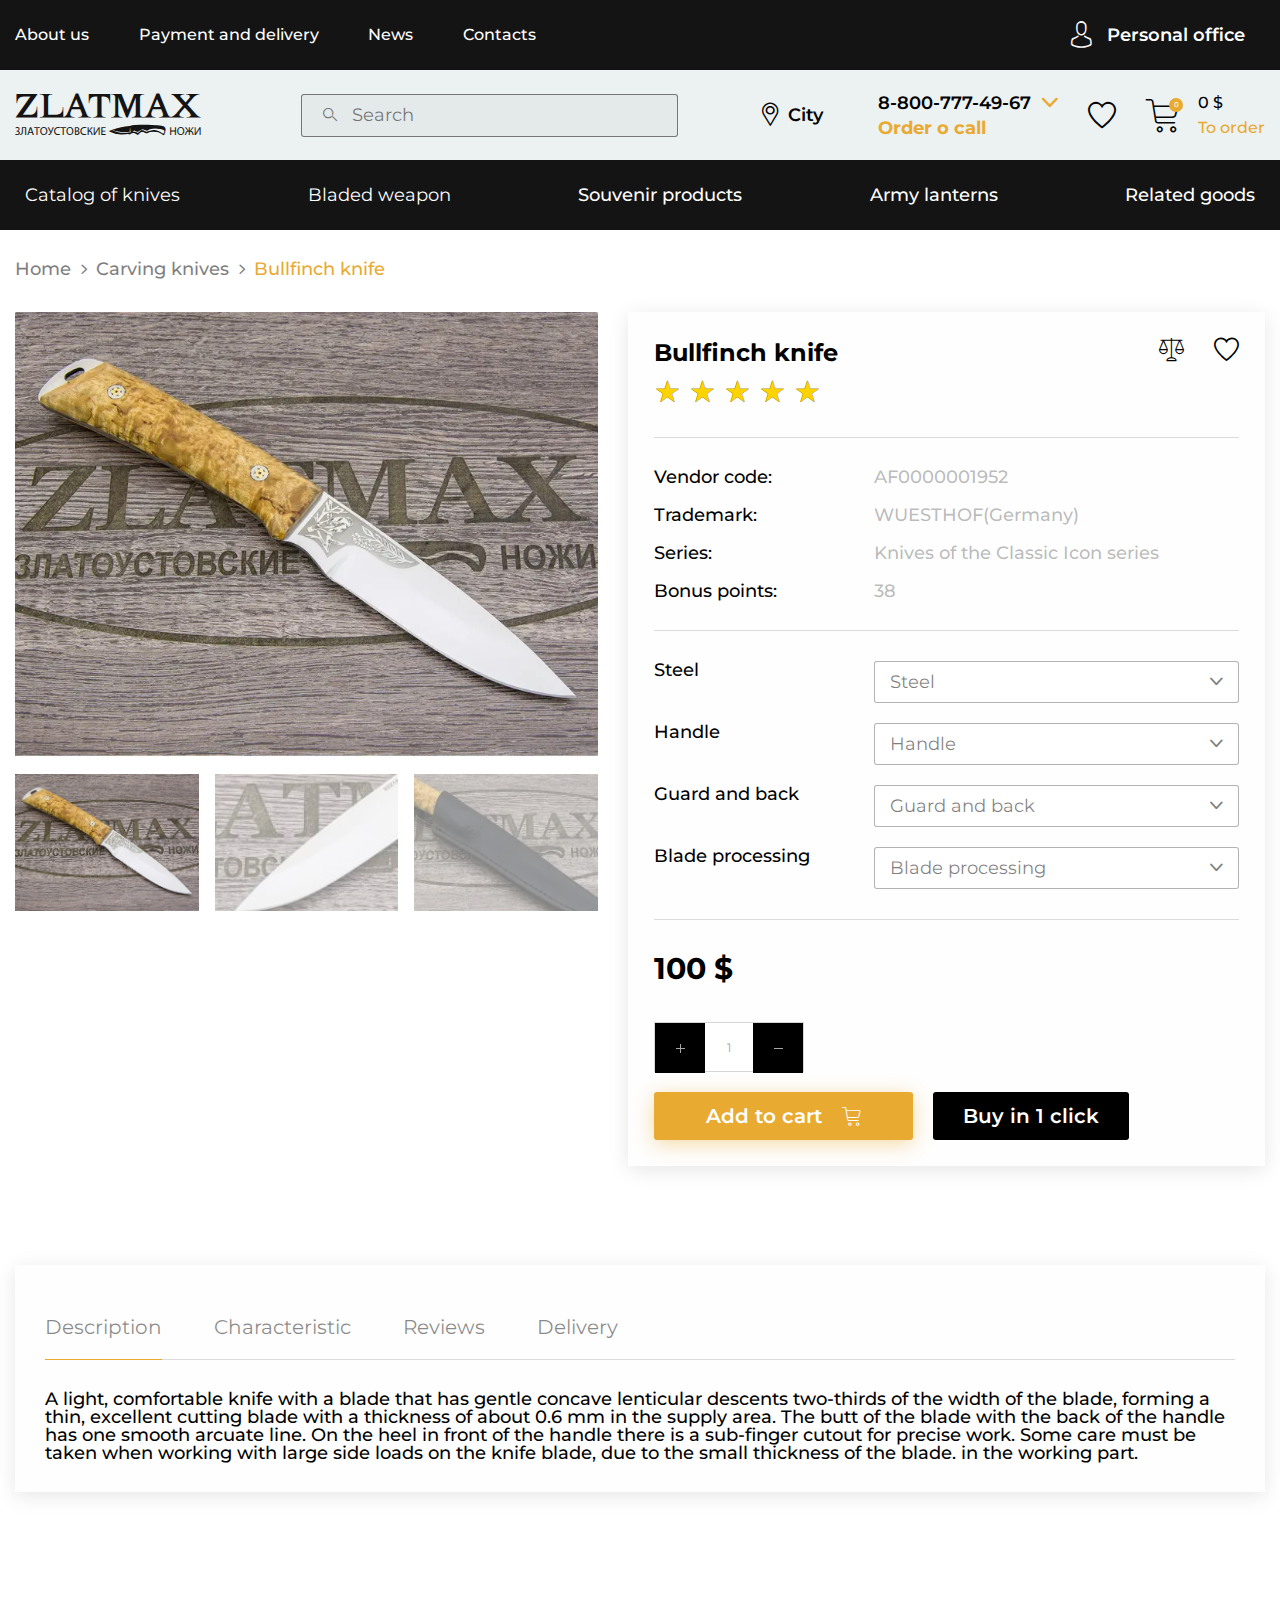
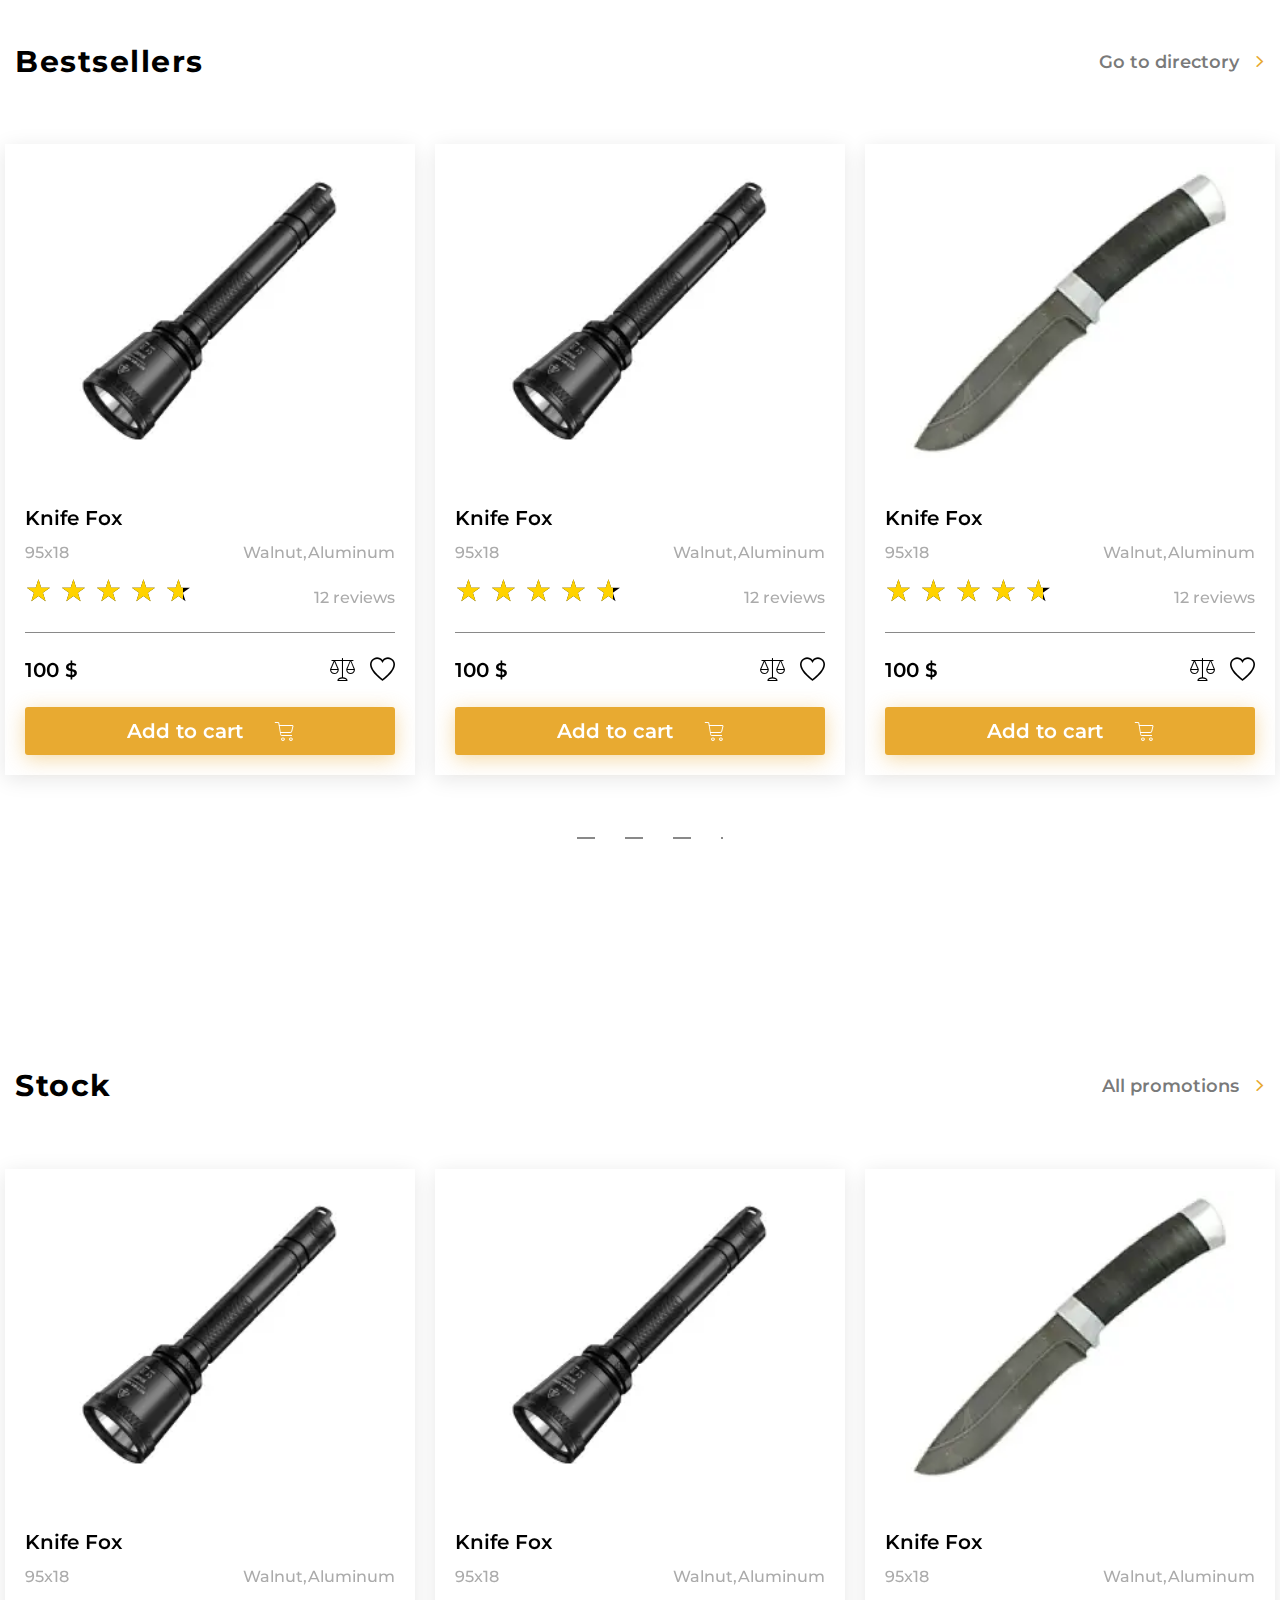
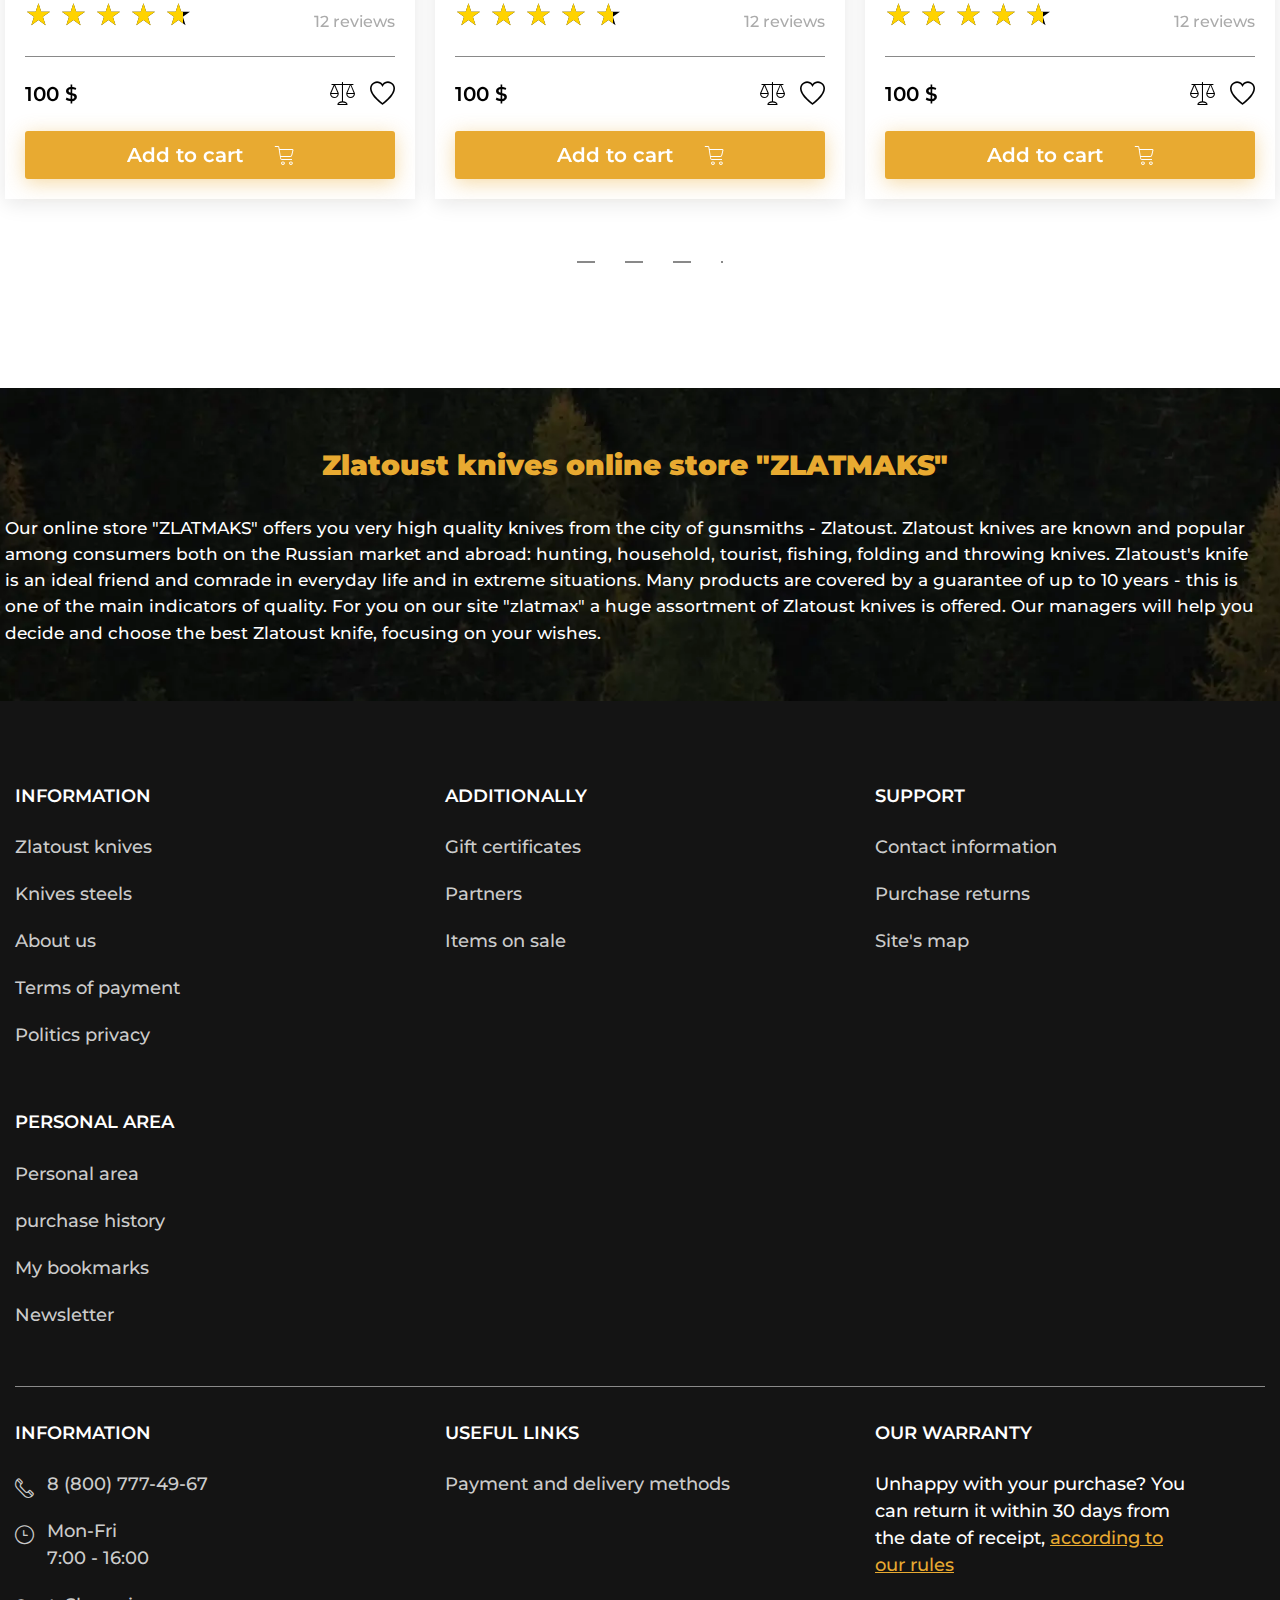
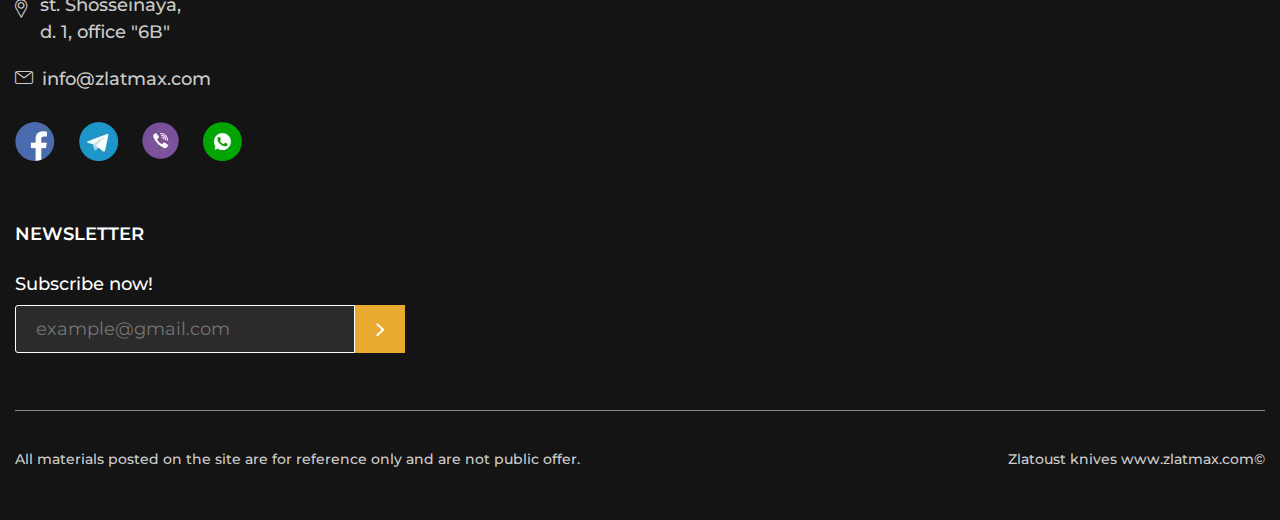
<file: product.html>
<!DOCTYPE html>
<html lang="ru">

<head>
	<title>Card Product</title>
	<meta charset="UTF-8">
	<meta name="format-detection" content="telephone=no">
	<!-- <style>body{opacity: 0;}</style> -->
	<link rel="stylesheet" href="css/style.min.css?_v=20220918225435">
	<link rel="shortcut icon" href="favicon.ico">
	<!-- <meta name="robots" content="noindex, nofollow"> -->
	<meta name="viewport" content="width=device-width, initial-scale=1.0">
</head>

<body>
	<div class="wrapper">
		<header class="header">
			<div class="header__top top-header">
				<div class="top-header__container">
					<nav class="top-header__menu menu-top-header">
						<ul data-da=".menu__body,991.98" class="menu-top-header__list">
							<li class="menu-top-header__item menu-top-header__item_catalog">
								<a href="" class="menu-top-header__link menu-top-header__link_catalog _icon-arrow-bottom">Catalog of goods</a>
							</li>
							<li class="menu-top-header__item">
								<a href="" class="menu-top-header__link">About us</a>
							</li>
							<li class="menu-top-header__item">
								<a href="" class="menu-top-header__link">Payment and delivery</a>
							</li>
							<li class="menu-top-header__item">
								<a href="" class="menu-top-header__link">News</a>
							</li>
							<li class="menu-top-header__item">
								<a href="" class="menu-top-header__link">Contacts</a>
							</li>
						</ul>
					</nav>
					<a href="" class="top-header__user _icon-user"><span>Personal office</span></a>
					<nav class="menu">
						<button class="menu__icon icon-menu"><span></span></button>
						<div class="menu__body">
							<ul class="menu__list">
							</ul>
						</div>
					</nav>
				</div>
			</div>
			<div class="header__body body-header">
				<div class="body-header__container">
					<a href="index.html" class="body-header__logo"></a>
					<div data-da=".catalog-header__container,479.98" class="body-header__search">
						<form action="#" class="search-header">
							<button type="submit" class="search-header__button _icon-search"></button>
							<input autocomplete="off" name="form[]" data-error="Error" placeholder="Search" type="text" class="search-header__input">
						</form>
					</div>
					<div class="body-header__actions actions-header">
						<a href="" class="actions-header__location _icon-location"><span>City</span></a>
						<div data-da=".top-header__container, 991.98, first" class="actions-header__phones phones-header">
							<div data-spollers class="phones-header__items">
								<div class="phones-header__item">
									<a href="tel:88007774967" class="phones-header__phone"><span>8-800-777-49-67</span></a>
									<button class="phones-header__arrow _icon-arrow-bottom" type="button" data-spoller></button>
									<ul class="phones-header__list">
										<li><a href="tel:88007774968" class="phones-header__phone">8-800-777-49-68</a></li>
										<li><a href="tel:88007774969" class="phones-header__phone">8-800-777-49-69</a></li>
										<li><a href="tel:88007774970" class="phones-header__phone">8-800-777-49-70</a></li>
									</ul>
								</div>
							</div>
							<button data-popup="#callback" class="phones-header__callback" type="button">Order o call</button>
						</div>
						<a href="" data-da=".top-header__container, 991.98,2" class="actions-header__favorite _icon-favorite"></a>
						<a href="" data-da=".top-header__container, 991.98,2" class="actions-header__cart cart-header">
							<div class="cart-header__icon _icon-empty-cart"><span>0</span></div>
							<div class="cart-header__body">
								<div class="cart-header__summ">0 $</div>
								<div href="" class="cart-header__link">To order</div>
							</div>
						</a>
					</div>
				</div>
			</div>
			<div class="header__catalog catalog-header">
				<div class="catalog-header__container">
					<nav class="catalog-header__menu menu-catalog">
						<button class="menu-catalog__back _icon-back">Back</button>
						<ul class="menu-catalog__list">
							<li class="menu-catalog__item"><button href="" data-parent="1" class="menu-catalog__link">Catalog of knives</button></li>
							<li class="menu-catalog__item"><button href="" data-parent="2" class="menu-catalog__link">Bladed weapon</button></li>
							<li class="menu-catalog__item"><a href="" class="menu-catalog__link">Souvenir products</a></li>
							<li class="menu-catalog__item"><a href="" class="menu-catalog__link">Army lanterns</a></li>
							<li class="menu-catalog__item"><a href="" class="menu-catalog__link">Related goods</a></li>
						</ul>
						<div class="menu-catalog__sub-menu sub-menu-catalog">
							<button class="sub-menu-catalog__back _icon-back">Back</button>
							<div class="sub-menu-catalog__container">
								<div hidden data-submenu="1" class="sub-menu-catalog__block">
									<div class="sub-menu-catalog__category">
										<a href="catalog.html" target="_blank" class="sub-menu-catalog__link-category">Category of knives</a>
									</div>
									<div class="sub-menu-catalog__category">
										<a href="catalog.html" target="_blank" class="sub-menu-catalog__link-category">Knife production</a>
									</div>
									<div class="sub-menu-catalog__category">
										<a href="catalog.html" target="_blank" class="sub-menu-catalog__link-category">Knives by steel grade</a>
									</div>
									<div class="sub-menu-catalog__category">
										<a href="catalog.html" target="_blank" class="sub-menu-catalog__link-category">Sharpening and polishing knives</a>
									</div>
									<div class="sub-menu-catalog__category">
										<a href="catalog.html" target="_blank" class="sub-menu-catalog__link-category">Knife workshop</a>
									</div>
									<ul class="sub-menu-catalog__list">
										<li class="sub-menu-catalog__item"><a href="" class="sub-menu-catalog__link">Cutting knives</a></li>
										<li class="sub-menu-catalog__item"><a href="" class="sub-menu-catalog__link">Tourist knives</a></li>
										<li class="sub-menu-catalog__item"><a href="" class="sub-menu-catalog__link">Hunting knives</a></li>
										<li class="sub-menu-catalog__item"><a href="" class="sub-menu-catalog__link">Damascus knives</a></li>
										<li class="sub-menu-catalog__item"><a href="" class="sub-menu-catalog__link">Dmascus knives</a></li>
										<li class="sub-menu-catalog__item"><a href="" class="sub-menu-catalog__link">Tactical purpose</a></li>
										<li class="sub-menu-catalog__item"><a href="" class="sub-menu-catalog__link">Throwing knives</a></li>
										<li class="sub-menu-catalog__item"><a href="" class="sub-menu-catalog__link">Machete and kukri</a></li>
										<li class="sub-menu-catalog__item"><a href="" class="sub-menu-catalog__link">Kitchen knives</a></li>
									</ul>
									<ul class="sub-menu-catalog__list">
										<li class="sub-menu-catalog__item"><a href="" class="sub-menu-catalog__link">Knives AIR</a></li>
										<li class="sub-menu-catalog__item"><a href="" class="sub-menu-catalog__link">ZIK knives</a></li>
										<li class="sub-menu-catalog__item"><a href="" class="sub-menu-catalog__link">Knives 330cc</a></li>
										<li class="sub-menu-catalog__item"><a href="" class="sub-menu-catalog__link">Knives ROSweapon</a></li>
										<li class="sub-menu-catalog__item"><a href="" class="sub-menu-catalog__link">Knives Gunsmith</a></li>
										<li class="sub-menu-catalog__item"><a href="" class="sub-menu-catalog__link">Bulat Sergei Baranov</a></li>
										<li class="sub-menu-catalog__item"><a href="" class="sub-menu-catalog__link">Bulat Andrey Umerov</a></li>
										<li class="sub-menu-catalog__item"><a href="" class="sub-menu-catalog__link">Zlatko knives</a></li>
										<li class="sub-menu-catalog__item"><a href="" class="sub-menu-catalog__link">Knives Style-M</a></li>
										<li class="sub-menu-catalog__item"><a href="" class="sub-menu-catalog__link">Arms Company</a></li>
									</ul>
									<ul class="sub-menu-catalog__list">
										<li class="sub-menu-catalog__item"><a href="" class="sub-menu-catalog__link">Knives made of steel 40x102C2M</a></li>
										<li class="sub-menu-catalog__item"><a href="" class="sub-menu-catalog__link">Knives made of steel 95x18</a></li>
										<li class="sub-menu-catalog__item"><a href="" class="sub-menu-catalog__link">Steel knives 100x13m</a></li>
										<li class="sub-menu-catalog__item"><a href="" class="sub-menu-catalog__link">Knives made of steel 110x18m-SHD</a></li>
										<li class="sub-menu-catalog__item"><a href="" class="sub-menu-catalog__link">Knives from steel EI-107 Tts</a></li>
										<li class="sub-menu-catalog__item"><a href="" class="sub-menu-catalog__link">Knives made of steel 50x14mf</a></li>
										<li class="sub-menu-catalog__item"><a href="" class="sub-menu-catalog__link">AUS-8 steel knives</a></li>
										<li class="sub-menu-catalog__item"><a href="" class="sub-menu-catalog__link">K340 steel knives</a></li>
										<li class="sub-menu-catalog__item"><a href="" class="sub-menu-catalog__link">M390 steel knives</a></li>
										<li class="sub-menu-catalog__item"><a href="" class="sub-menu-catalog__link">Knives made of steel EP-766</a></li>
									</ul>
									<ul class="sub-menu-catalog__list">
										<li class="sub-menu-catalog__item"><a href="" class="sub-menu-catalog__link">Paste GOI</a></li>
										<li class="sub-menu-catalog__item"><a href="" class="sub-menu-catalog__link">Diamond paste</a></li>
										<li class="sub-menu-catalog__item"><a href="" class="sub-menu-catalog__link">Bars and stones for sharpening</a></li>
										<li class="sub-menu-catalog__item"><a href="" class="sub-menu-catalog__link">Sharpening system</a></li>
									</ul>
									<ul class="sub-menu-catalog__list">
										<li class="sub-menu-catalog__item"><a href="" class="sub-menu-catalog__link">Knife blades</a></li>
										<li class="sub-menu-catalog__item"><a href="" class="sub-menu-catalog__link">Blanks for knives</a></li>
										<li class="sub-menu-catalog__item"><a href="" class="sub-menu-catalog__link">Handle materials</a></li>
										<li class="sub-menu-catalog__item"><a href="" class="sub-menu-catalog__link">Knife handle care</a></li>
									</ul>
									<div class="sub-menu-catalog__footer">
										<a href="" class="sub-menu-catalog__all">See all</a>
									</div>
									<div class="sub-menu-catalog__footer">
										<a href="" class="sub-menu-catalog__all">See all</a>
									</div>
									<div class="sub-menu-catalog__footer">
										<a href="" class="sub-menu-catalog__all">See all</a>
									</div>
									<div class="sub-menu-catalog__footer">
										<a href="" class="sub-menu-catalog__all">See all</a>
									</div>
									<div class="sub-menu-catalog__footer">
										<a href="" class="sub-menu-catalog__all">See all</a>
									</div>
								</div>
								<div hidden data-submenu="2" class="sub-menu-catalog__block">
									<div class="sub-menu-catalog__category">
										<a href="" class="sub-menu-catalog__link-category">Category of knives</a>
									</div>
									<div class="sub-menu-catalog__category">
										<a href="" class="sub-menu-catalog__link-category">Category of knives</a>
									</div>
									<div class="sub-menu-catalog__category">
										<a href="" class="sub-menu-catalog__link-category">Knife production</a>
									</div>
									<ul class="sub-menu-catalog__list">
										<li class="sub-menu-catalog__item"><a href="" class="sub-menu-catalog__link">Cutting knives</a></li>
										<li class="sub-menu-catalog__item"><a href="" class="sub-menu-catalog__link">Tourist knives</a></li>
										<li class="sub-menu-catalog__item"><a href="" class="sub-menu-catalog__link">Hunting knives</a></li>
										<li class="sub-menu-catalog__item"><a href="" class="sub-menu-catalog__link">Damascus knives</a></li>
										<li class="sub-menu-catalog__item"><a href="" class="sub-menu-catalog__link">Dmascus knives</a></li>
										<li class="sub-menu-catalog__item"><a href="" class="sub-menu-catalog__link">Tactical purpose</a></li>
										<li class="sub-menu-catalog__item"><a href="" class="sub-menu-catalog__link">Throwing knives</a></li>
										<li class="sub-menu-catalog__item"><a href="" class="sub-menu-catalog__link">Machete and kukri</a></li>
										<li class="sub-menu-catalog__item"><a href="" class="sub-menu-catalog__link">Kitchen knives</a></li>
									</ul>
									<ul class="sub-menu-catalog__list">
										<li class="sub-menu-catalog__item"><a href="" class="sub-menu-catalog__link">Knives AIR</a></li>
										<li class="sub-menu-catalog__item"><a href="" class="sub-menu-catalog__link">ZIK knives</a></li>
										<li class="sub-menu-catalog__item"><a href="" class="sub-menu-catalog__link">Knives 330cc</a></li>
										<li class="sub-menu-catalog__item"><a href="" class="sub-menu-catalog__link">Knives ROSweapon</a></li>
										<li class="sub-menu-catalog__item"><a href="" class="sub-menu-catalog__link">Knives Gunsmith</a></li>
										<li class="sub-menu-catalog__item"><a href="" class="sub-menu-catalog__link">Bulat Sergei Baranov</a></li>
										<li class="sub-menu-catalog__item"><a href="" class="sub-menu-catalog__link">Bulat Andrey Umerov</a></li>
										<li class="sub-menu-catalog__item"><a href="" class="sub-menu-catalog__link">Zlatko knives</a></li>
										<li class="sub-menu-catalog__item"><a href="" class="sub-menu-catalog__link">Knives Style-M</a></li>
										<li class="sub-menu-catalog__item"><a href="" class="sub-menu-catalog__link">Arms Company</a></li>
									</ul>
									<ul class="sub-menu-catalog__list">
										<li class="sub-menu-catalog__item"><a href="" class="sub-menu-catalog__link">Knives made of steel 40x102C2M</a></li>
										<li class="sub-menu-catalog__item"><a href="" class="sub-menu-catalog__link">Knives made of steel 95x18</a></li>
										<li class="sub-menu-catalog__item"><a href="" class="sub-menu-catalog__link">Steel knives 100x13m</a></li>
										<li class="sub-menu-catalog__item"><a href="" class="sub-menu-catalog__link">Knives made of steel 110x18m-SHD</a></li>
										<li class="sub-menu-catalog__item"><a href="" class="sub-menu-catalog__link">Knives from steel EI-107 Tts</a></li>
										<li class="sub-menu-catalog__item"><a href="" class="sub-menu-catalog__link">Knives made of steel 50x14mf</a></li>
										<li class="sub-menu-catalog__item"><a href="" class="sub-menu-catalog__link">AUS-8 steel knives</a></li>
										<li class="sub-menu-catalog__item"><a href="" class="sub-menu-catalog__link">K340 steel knives</a></li>
										<li class="sub-menu-catalog__item"><a href="" class="sub-menu-catalog__link">M390 steel knives</a></li>
										<li class="sub-menu-catalog__item"><a href="" class="sub-menu-catalog__link">Knives made of steel EP-766</a></li>
									</ul>
									<div class="sub-menu-catalog__footer">
										<a href="" class="sub-menu-catalog__all">See all</a>
									</div>
									<div class="sub-menu-catalog__footer">
										<a href="" class="sub-menu-catalog__all">See all</a>
									</div>
									<div class="sub-menu-catalog__footer">
										<a href="" class="sub-menu-catalog__all">See all</a>
									</div>
								</div>
							</div>
						</div>
					</nav>
				</div>
			</div>
		</header>


		<main class="page page_inner">
			<div class="page__header">
				<div class="page__container">
					<nav class="page__breadcrumbs breadcrumbs">
						<ul class="breadcrumbs__list">
							<li class="breadcrumbs__item">
								<a href="" class="breadcrumbs__link">Home</a>
							</li>
							<li class="breadcrumbs__item">
								<a href="" class="breadcrumbs__link">Carving knives</a>
							</li>
							<li class="breadcrumbs__item">
								<span class="breadcrumbs__current">Bullfinch knife</span>
							</li>
						</ul>
					</nav>
				</div>
			</div>
			<div class="product">
				<div class="product__container">
					<div class="product__main main-product">
						<div class="main-product__images images-product">
							<div class="images-product__slider swiper">
								<div class="images-product__swiper swiper-wrapper">
									<div class="images-product__slide-ibg swiper-slide">
										<picture><source srcset="img/product/knife-01.webp" type="image/webp"><img src="img/product/knife-01.jpeg" alt="Card product knife"></picture>
									</div>
									<div class="images-product__slide-ibg swiper-slide">
										<picture><source srcset="img/product/blade-02.webp" type="image/webp"><img src="img/product/blade-02.jpeg" alt="Card product knife"></picture>
									</div>
									<div class="images-product__slide-ibg swiper-slide">
										<picture><source srcset="img/product/cover-03.webp" type="image/webp"><img src="img/product/cover-03.jpeg" alt="Card product knife"></picture>
									</div>
									<div class="images-product__slide-ibg swiper-slide">
										<picture><source srcset="img/product/handle-04.webp" type="image/webp"><img src="img/product/handle-04.jpeg" alt="Card product knife"></picture>
									</div>
									<div class="images-product__slide-ibg swiper-slide">
										<picture><source srcset="img/product/joint-05.webp" type="image/webp"><img src="img/product/joint-05.jpeg" alt="Card product knife"></picture>
									</div>
								</div>
							</div>
							<div class="images-product__thumbs thumbs-images swiper">
								<div class="thumbs-images__swiper swiper-wrapper">
									<div class="thumbs-images__slide-ibg swiper-slide ">
										<img src="img/product/knife-01.jpeg " alt="Card product knife">
									</div>
									<div class="thumbs-images__slide-ibg swiper-slide">
										<img src="img/product/blade-02.jpeg " alt="Card product knife">
									</div>
									<div class="thumbs-images__slide-ibg swiper-slide">
										<picture><source srcset="img/product/cover-03.webp" type="image/webp"><img src="img/product/cover-03.jpeg" alt="Card product knife"></picture>
									</div>
									<div class="thumbs-images__slide-ibg swiper-slide">
										<picture><source srcset="img/product/handle-04.webp" type="image/webp"><img src="img/product/handle-04.jpeg" alt="Card product knife"></picture>
									</div>
									<div class="thumbs-images__slide-ibg swiper-slide">
										<picture><source srcset="img/product/joint-05.webp" type="image/webp"><img src="img/product/joint-05.jpeg" alt="Card product knife"></picture>
									</div>
								</div>
							</div>
						</div>
						<div class="main-product__body body-product">
							<div class="body-product__header header-product">
								<div class="header-product__line">
									<h1 class="header-product__title">Bullfinch knife</h1>
									<a href="" class="header-product__link _icon-compare"></a>
									<a href="" class="header-product__link _icon-favorite"></a>
								</div>
								<div class="header-product__rating rating rating_set">
									<div class="rating__body">
										<div class="rating__active"></div>
										<div class="rating__items">
											<input type="radio" class="rating__item" value="1" name="rating">
											<input type="radio" class="rating__item" value="2" name="rating">
											<input type="radio" class="rating__item" value="3" name="rating">
											<input type="radio" class="rating__item" value="4" name="rating">
											<input type="radio" class="rating__item" value="5" name="rating">
										</div>
									</div>
									<div class="rating__value">5</div>
								</div>
							</div>
							<div class="body-product__table table-product">
								<div class="table-product__label">Vendor code:</div>
								<div class="table-product__value">AF0000001952</div>
								<div class="table-product__label">Trademark:</div>
								<div class="table-product__value">WUESTHOF(Germany)</div>
								<div class="table-product__label">Series:</div>
								<div class="table-product__value">Knives of the Classic Icon series</div>
								<div class="table-product__label">Bonus points:</div>
								<div class="table-product__value">38</div>
							</div>
							<div class="body-product__options options-product">
								<div class="options-product__label">Steel</div>
								<div class="options-product__value select_control select">
									<select name="form[]" class="form" id="">
										<option selected value="1">Steel</option>
										<option value="2">Steel</option>
										<option value="3">Steel</option>
										<option value="4">Steel</option>
									</select>
								</div>
								<div class="options-product__label">Handle</div>
								<div class="options-product__value select_control select">
									<select name="form[]" class="form" id="">
										<option selected value="1">Handle</option>
										<option value="2">Handle</option>
										<option value="3">Handle</option>
										<option value="4">Handle</option>
									</select>
								</div>
								<div class="options-product__label">Guard and back</div>
								<div class="options-product__value select_control select">
									<select name="form[]" class="form" id="">
										<option selected value="1">Guard and back</option>
										<option value="2">Guard and back</option>
										<option value="3">Guard and back</option>
										<option value="4">Guard and back</option>
									</select>
								</div>
								<div class="options-product__label">Blade processing</div>
								<div class="options-product__value select_control select">
									<select name="form[]" class="form" id="">
										<option selected value="1">Blade processing</option>
										<option value="2">Blade processing</option>
										<option value="3">Blade processing</option>
										<option value="4">Blade processing</option>
									</select>
								</div>
							</div>
							<div class="body-product__actions action-product">
								<div class="action-product__price">100 $</div>
								<div class="action-product__row">
									<div class="action-product__quantity quantity">
										<button type="button" class="quantity__button quantity__button_plus"></button>
										<div class="quantity__input">
											<input type="text" name="form[]" autocomplete="off" value="1">
										</div>
										<button type="button" class="quantity__button quantity__button_minus"></button>
									</div>
									<div class="actions-product__buttons">
										<a href="" class="actions-product__cart button"><span class="_icon-empty-cart">Add to cart</span></a>
										<a href="" class="actions-product__button button button_black ">Buy in 1 click</a>
									</div>
								</div>
							</div>
						</div>
					</div>
					<div data-tabs="992" class=" product__info product-info">
						<nav data-tabs-titles class="product-info__navigation">
							<button class="product-info__title _tab-active" type="submit">Description</button>
							<button class="product-info__title" type="submit">Characteristic</button>
							<button class="product-info__title" type="submit">Reviews</button>
							<button class="product-info__title" type="submit">Delivery</button>
						</nav>
						<div data-tabs-body class="product-info__content">
							<div class="product-info__body">
								A light, comfortable knife with a blade that has gentle concave lenticular descents two-thirds of the width of the blade, forming a thin,
								excellent cutting blade with a thickness of about 0.6 mm in the supply area.

								The butt of the blade with the back of the handle has one smooth arcuate line. On the heel in front of the handle there is a sub-finger cutout for precise work.

								Some care must be taken when working with large side loads on the knife blade, due to the small thickness of the blade.
								in the working part.
							</div>
							<div class="product-info__body">
								A light, comfortable knife with a blade that has gentle concave lenticular descents two-thirds of the width of the blade, forming a thin,
								excellent cutting blade with a thickness of about 0.6 mm in the supply area.

								The butt of the blade with the back of the handle has one smooth arcuate line. On the heel in front of the handle there is a sub-finger cutout for precise work.

								Some care must be taken when working with large side loads on the knife blade, due to the small thickness of the blade.
								in the working part.
								Some care must be taken when working with large side loads on the knife blade, due to the small thickness of the blade.
								in the working part.
							</div>
							<div class="product-info__body">
								A light, comfortable knife with a blade that has gentle concave lenticular descents two-thirds of the width of the blade, forming a thin,
								excellent cutting blade with a thickness of about 0.6 mm in the supply area.

								The butt of the blade with the back of the handle has one smooth arcuate line. On the heel in front of the handle there is a sub-finger cutout for precise work.

								Some care must be taken when working with large side loads on the knife blade, due to the small thickness of the blade.
								in the working part.
								Some care must be taken when working with large side loads on the knife blade, due to the small thickness of the blade.
								in the working part.Some care must be taken when working with large side loads on the knife blade, due to the small thickness of the blade.
								in the working part.
							</div>
							<div class="product-info__body">
								A light, comfortable knife with a blade that has gentle concave lenticular descents two-thirds of the width of the blade, forming a thin,
								excellent cutting blade with a thickness of about 0.6 mm in the supply area.

								The butt of the blade with the back of the handle has one smooth arcuate line. On the heel in front of the handle there is a sub-finger cutout for precise work.

								Some care must be taken when working with large side loads on the knife blade, due to the small thickness of the blade.
								in the working part.
								Some care must be taken when working with large side loads on the knife blade, due to the small thickness of the blade.
								in the working part.Some care must be taken when working with large side loads on the knife blade, due to the small thickness of the blade.
								in the working part.Some care must be taken when working with large side loads on the knife blade, due to the small thickness of the blade.
								in the working part.
							</div>
						</div>
					</div>
				</div>
			</div>
			<section class="page__hits-products hits-products">
				<section class="products-slider">
					<div class="products-slider__container">
						<div class="products-slider__header">
							<h2 class="products-slider__title">Bestsellers</h2>
							<a href="" class="products-slider__more">Go to directory</a>
						</div>
						<div class="products-slider__slider swiper">
							<div class="products-slider__swiper swiper-wrapper">
								<div class="products-slider__slide swiper-slide">
									<article class="product-card">
										<a href="product.html" target="_blank" class="product-card__image-ibg">
											<span class="product-card__item-image-ibg product-card__item-image-ibg_contain">
												<picture><source srcset="img/products-cards/lantern.webp" type="image/webp"><img src="img/products-cards/lantern.jpeg" alt="Knife Fox"></picture>
											</span>
										</a>
										<div class="product-card__body">
											<h4 class="product-card__title">
												<a href="product.html" target="_blank" class="product-card__link-title">Knife Fox</a>
											</h4>
											<div class="product-card__info info-product-card">
												<div class="info-product-card__size">95x18</div>
												<div class="info-product-card__materials">Walnut,Aluminum</div>
											</div>
											<div class="product-card__rating rating rating_set">
												<div class="rating__body">
													<div class="rating__active"></div>
													<div class="rating__items">
														<input type="radio" class="rating__item" value="1" name="rating">
														<input type="radio" class="rating__item" value="2" name="rating">
														<input type="radio" class="rating__item" value="3" name="rating">
														<input type="radio" class="rating__item" value="4" name="rating">
														<input type="radio" class="rating__item" value="5" name="rating">
													</div>
												</div>
												<div class="rating__value">4.5</div>
												<div class="rating__info">12 reviews</div>
											</div>
											<div class="product-card__footer">
												<div class="product-card__price">100 $</div>
												<a href="" class="product-card__compare _icon-compare"></a>
												<a href="" class="product-card__favorite _icon-favorite"></a>
											</div>
											<button type="button" class="product-card__cart button"><span class="_icon-empty-cart">Add to cart</span></button>
										</div>
									</article>
								</div>
								<div class="products-slider__slide swiper-slide">
									<article class="product-card">
										<a href="product.html" target="_blank" class="product-card__image-ibg">
											<span class="product-card__item-image-ibg product-card__item-image-ibg_contain">
												<picture><source srcset="img/products-cards/lantern.webp" type="image/webp"><img src="img/products-cards/lantern.jpeg" alt="Knife Fox"></picture>
											</span>
										</a>
										<div class="product-card__body">
											<h4 class="product-card__title">
												<a href="product.html" target="_blank" class="product-card__link-title">Knife Fox</a>
											</h4>
											<div class="product-card__info info-product-card">
												<div class="info-product-card__size">95x18</div>
												<div class="info-product-card__materials">Walnut,Aluminum</div>
											</div>
											<div class="product-card__rating rating rating_set">
												<div class="rating__body">
													<div class="rating__active"></div>
													<div class="rating__items">
														<input type="radio" class="rating__item" value="1" name="rating">
														<input type="radio" class="rating__item" value="2" name="rating">
														<input type="radio" class="rating__item" value="3" name="rating">
														<input type="radio" class="rating__item" value="4" name="rating">
														<input type="radio" class="rating__item" value="5" name="rating">
													</div>
												</div>
												<div class="rating__value">4.5</div>
												<div class="rating__info">12 reviews</div>
											</div>
											<div class="product-card__footer">
												<div class="product-card__price">100 $</div>
												<a href="" class="product-card__compare _icon-compare"></a>
												<a href="" class="product-card__favorite _icon-favorite"></a>
											</div>
											<button type="button" class="product-card__cart button"><span class="_icon-empty-cart">Add to cart</span></button>
										</div>
									</article>

								</div>
								<div class="products-slider__slide swiper-slide">
									<article class="product-card">
										<a href="product.html" target="_blank" class="product-card__image-ibg">
											<span class="product-card__item-image-ibg product-card__item-image-ibg_contain">
												<picture><source srcset="img/products-cards/knife-fox.webp" type="image/webp"><img src="img/products-cards/knife-fox.jpeg" alt="Knife Fox"></picture>
											</span>
										</a>
										<div class="product-card__body">
											<h4 class="product-card__title">
												<a href="product.html" target="_blank" class="product-card__link-title">Knife Fox</a>
											</h4>
											<div class="product-card__info info-product-card">
												<div class="info-product-card__size">95x18</div>
												<div class="info-product-card__materials">Walnut,Aluminum</div>
											</div>
											<div class="product-card__rating rating rating_set">
												<div class="rating__body">
													<div class="rating__active"></div>
													<div class="rating__items">
														<input type="radio" class="rating__item" value="1" name="rating">
														<input type="radio" class="rating__item" value="2" name="rating">
														<input type="radio" class="rating__item" value="3" name="rating">
														<input type="radio" class="rating__item" value="4" name="rating">
														<input type="radio" class="rating__item" value="5" name="rating">
													</div>
												</div>
												<div class="rating__value">4.5</div>
												<div class="rating__info">12 reviews</div>
											</div>
											<div class="product-card__footer">
												<div class="product-card__price">100 $</div>
												<a href="" class="product-card__compare _icon-compare"></a>
												<a href="" class="product-card__favorite _icon-favorite"></a>
											</div>
											<button type="button" class="product-card__cart button"><span class="_icon-empty-cart">Add to cart</span></button>
										</div>
									</article>

								</div>
								<div class="products-slider__slide swiper-slide">
									<article class="product-card">
										<a href="product.html" target="_blank" class="product-card__image-ibg">
											<span class="product-card__item-image-ibg product-card__item-image-ibg_contain">
												<picture><source srcset="img/products-cards/knife-fox.webp" type="image/webp"><img src="img/products-cards/knife-fox.jpeg" alt="Knife Fox"></picture>
											</span>
										</a>
										<div class="product-card__body">
											<h4 class="product-card__title">
												<a href="product.html" target="_blank" class="product-card__link-title">Knife Fox</a>
											</h4>
											<div class="product-card__info info-product-card">
												<div class="info-product-card__size">95x18</div>
												<div class="info-product-card__materials">Walnut,Aluminum</div>
											</div>
											<div class="product-card__rating rating rating_set">
												<div class="rating__body">
													<div class="rating__active"></div>
													<div class="rating__items">
														<input type="radio" class="rating__item" value="1" name="rating">
														<input type="radio" class="rating__item" value="2" name="rating">
														<input type="radio" class="rating__item" value="3" name="rating">
														<input type="radio" class="rating__item" value="4" name="rating">
														<input type="radio" class="rating__item" value="5" name="rating">
													</div>
												</div>
												<div class="rating__value">4.5</div>
												<div class="rating__info">12 reviews</div>
											</div>
											<div class="product-card__footer">
												<div class="product-card__price">100 $</div>
												<a href="" class="product-card__compare _icon-compare"></a>
												<a href="" class="product-card__favorite _icon-favorite"></a>
											</div>
											<button type="button" class="product-card__cart button"><span class="_icon-empty-cart">Add to cart</span></button>
										</div>
									</article>

								</div>
								<div class="products-slider__slide swiper-slide">
									<article class="product-card">
										<a href="product.html" target="_blank" class="product-card__image-ibg">
											<span class="product-card__item-image-ibg product-card__item-image-ibg_contain">
												<picture><source srcset="img/products-cards/knife-fox.webp" type="image/webp"><img src="img/products-cards/knife-fox.jpeg" alt="Knife Fox"></picture>
											</span>
										</a>
										<div class="product-card__body">
											<h4 class="product-card__title">
												<a href="product.html" target="_blank" class="product-card__link-title">Knife Fox</a>
											</h4>
											<div class="product-card__info info-product-card">
												<div class="info-product-card__size">95x18</div>
												<div class="info-product-card__materials">Walnut,Aluminum</div>
											</div>
											<div class="product-card__rating rating rating_set">
												<div class="rating__body">
													<div class="rating__active"></div>
													<div class="rating__items">
														<input type="radio" class="rating__item" value="1" name="rating">
														<input type="radio" class="rating__item" value="2" name="rating">
														<input type="radio" class="rating__item" value="3" name="rating">
														<input type="radio" class="rating__item" value="4" name="rating">
														<input type="radio" class="rating__item" value="5" name="rating">
													</div>
												</div>
												<div class="rating__value">4.5</div>
												<div class="rating__info">12 reviews</div>
											</div>
											<div class="product-card__footer">
												<div class="product-card__price">100 $</div>
												<a href="" class="product-card__compare _icon-compare"></a>
												<a href="" class="product-card__favorite _icon-favorite"></a>
											</div>
											<button type="button" class="product-card__cart button"><span class="_icon-empty-cart">Add to cart</span></button>
										</div>
									</article>

								</div>
								<div class="products-slider__slide swiper-slide">
									<article class="product-card">
										<a href="product.html" target="_blank" class="product-card__image-ibg">
											<span class="product-card__item-image-ibg product-card__item-image-ibg_contain">
												<picture><source srcset="img/products-cards/knife-fox.webp" type="image/webp"><img src="img/products-cards/knife-fox.jpeg" alt="Knife Fox"></picture>
											</span>
										</a>
										<div class="product-card__body">
											<h4 class="product-card__title">
												<a href="product.html" target="_blank" class="product-card__link-title">Knife Fox</a>
											</h4>
											<div class="product-card__info info-product-card">
												<div class="info-product-card__size">95x18</div>
												<div class="info-product-card__materials">Walnut,Aluminum</div>
											</div>
											<div class="product-card__rating rating rating_set">
												<div class="rating__body">
													<div class="rating__active"></div>
													<div class="rating__items">
														<input type="radio" class="rating__item" value="1" name="rating">
														<input type="radio" class="rating__item" value="2" name="rating">
														<input type="radio" class="rating__item" value="3" name="rating">
														<input type="radio" class="rating__item" value="4" name="rating">
														<input type="radio" class="rating__item" value="5" name="rating">
													</div>
												</div>
												<div class="rating__value">4.5</div>
												<div class="rating__info">12 reviews</div>
											</div>
											<div class="product-card__footer">
												<div class="product-card__price">100 $</div>
												<a href="" class="product-card__compare _icon-compare"></a>
												<a href="" class="product-card__favorite _icon-favorite"></a>
											</div>
											<button type="button" class="product-card__cart button"><span class="_icon-empty-cart">Add to cart</span></button>
										</div>
									</article>

								</div>
								<div class="products-slider__slide swiper-slide">
									<article class="product-card">
										<a href="product.html" target="_blank" class="product-card__image-ibg">
											<span class="product-card__item-image-ibg product-card__item-image-ibg_contain">
												<picture><source srcset="img/products-cards/knife-fox.webp" type="image/webp"><img src="img/products-cards/knife-fox.jpeg" alt="Knife Fox"></picture>
											</span>
										</a>
										<div class="product-card__body">
											<h4 class="product-card__title">
												<a href="product.html" target="_blank" class="product-card__link-title">Knife Fox</a>
											</h4>
											<div class="product-card__info info-product-card">
												<div class="info-product-card__size">95x18</div>
												<div class="info-product-card__materials">Walnut,Aluminum</div>
											</div>
											<div class="product-card__rating rating rating_set">
												<div class="rating__body">
													<div class="rating__active"></div>
													<div class="rating__items">
														<input type="radio" class="rating__item" value="1" name="rating">
														<input type="radio" class="rating__item" value="2" name="rating">
														<input type="radio" class="rating__item" value="3" name="rating">
														<input type="radio" class="rating__item" value="4" name="rating">
														<input type="radio" class="rating__item" value="5" name="rating">
													</div>
												</div>
												<div class="rating__value">4.5</div>
												<div class="rating__info">12 reviews</div>
											</div>
											<div class="product-card__footer">
												<div class="product-card__price">100 $</div>
												<a href="" class="product-card__compare _icon-compare"></a>
												<a href="" class="product-card__favorite _icon-favorite"></a>
											</div>
											<button type="button" class="product-card__cart button"><span class="_icon-empty-cart">Add to cart</span></button>
										</div>
									</article>

								</div>
								<div class="products-slider__slide swiper-slide">
									<article class="product-card">
										<a href="product.html" target="_blank" class="product-card__image-ibg">
											<span class="product-card__item-image-ibg product-card__item-image-ibg_contain">
												<picture><source srcset="img/products-cards/knife-fox.webp" type="image/webp"><img src="img/products-cards/knife-fox.jpeg" alt="Knife Fox"></picture>
											</span>
										</a>
										<div class="product-card__body">
											<h4 class="product-card__title">
												<a href="product.html" target="_blank" class="product-card__link-title">Knife Fox</a>
											</h4>
											<div class="product-card__info info-product-card">
												<div class="info-product-card__size">95x18</div>
												<div class="info-product-card__materials">Walnut,Aluminum</div>
											</div>
											<div class="product-card__rating rating rating_set">
												<div class="rating__body">
													<div class="rating__active"></div>
													<div class="rating__items">
														<input type="radio" class="rating__item" value="1" name="rating">
														<input type="radio" class="rating__item" value="2" name="rating">
														<input type="radio" class="rating__item" value="3" name="rating">
														<input type="radio" class="rating__item" value="4" name="rating">
														<input type="radio" class="rating__item" value="5" name="rating">
													</div>
												</div>
												<div class="rating__value">4.5</div>
												<div class="rating__info">12 reviews</div>
											</div>
											<div class="product-card__footer">
												<div class="product-card__price">100 $</div>
												<a href="" class="product-card__compare _icon-compare"></a>
												<a href="" class="product-card__favorite _icon-favorite"></a>
											</div>
											<button type="button" class="product-card__cart button"><span class="_icon-empty-cart">Add to cart</span></button>
										</div>
									</article>

								</div>
							</div>
							<div class="products-slider__dotts dotts"></div>
						</div>
					</div>
				</section>
			</section>
			<section class="page__sale-products sale-products">
				<section class="products-slider">
					<div class="products-slider__container">
						<div class="products-slider__header">
							<h2 class="products-slider__title">Stock</h2>
							<a href="" class="products-slider__more">All promotions</a>
						</div>
						<div class="products-slider__slider swiper">
							<div class="products-slider__swiper swiper-wrapper">
								<div class="products-slider__slide swiper-slide">
									<article class="product-card">
										<a href="product.html" target="_blank" class="product-card__image-ibg">
											<span class="product-card__item-image-ibg product-card__item-image-ibg_contain">
												<picture><source srcset="img/products-cards/lantern.webp" type="image/webp"><img src="img/products-cards/lantern.jpeg" alt="Knife Fox"></picture>
											</span>
										</a>
										<div class="product-card__body">
											<h4 class="product-card__title">
												<a href="product.html" target="_blank" class="product-card__link-title">Knife Fox</a>
											</h4>
											<div class="product-card__info info-product-card">
												<div class="info-product-card__size">95x18</div>
												<div class="info-product-card__materials">Walnut,Aluminum</div>
											</div>
											<div class="product-card__rating rating rating_set">
												<div class="rating__body">
													<div class="rating__active"></div>
													<div class="rating__items">
														<input type="radio" class="rating__item" value="1" name="rating">
														<input type="radio" class="rating__item" value="2" name="rating">
														<input type="radio" class="rating__item" value="3" name="rating">
														<input type="radio" class="rating__item" value="4" name="rating">
														<input type="radio" class="rating__item" value="5" name="rating">
													</div>
												</div>
												<div class="rating__value">4.5</div>
												<div class="rating__info">12 reviews</div>
											</div>
											<div class="product-card__footer">
												<div class="product-card__price">100 $</div>
												<a href="" class="product-card__compare _icon-compare"></a>
												<a href="" class="product-card__favorite _icon-favorite"></a>
											</div>
											<button type="button" class="product-card__cart button"><span class="_icon-empty-cart">Add to cart</span></button>
										</div>
									</article>
								</div>
								<div class="products-slider__slide swiper-slide">
									<article class="product-card">
										<a href="product.html" target="_blank" class="product-card__image-ibg">
											<span class="product-card__item-image-ibg product-card__item-image-ibg_contain">
												<picture><source srcset="img/products-cards/lantern.webp" type="image/webp"><img src="img/products-cards/lantern.jpeg" alt="Knife Fox"></picture>
											</span>
										</a>
										<div class="product-card__body">
											<h4 class="product-card__title">
												<a href="product.html" target="_blank" class="product-card__link-title">Knife Fox</a>
											</h4>
											<div class="product-card__info info-product-card">
												<div class="info-product-card__size">95x18</div>
												<div class="info-product-card__materials">Walnut,Aluminum</div>
											</div>
											<div class="product-card__rating rating rating_set">
												<div class="rating__body">
													<div class="rating__active"></div>
													<div class="rating__items">
														<input type="radio" class="rating__item" value="1" name="rating">
														<input type="radio" class="rating__item" value="2" name="rating">
														<input type="radio" class="rating__item" value="3" name="rating">
														<input type="radio" class="rating__item" value="4" name="rating">
														<input type="radio" class="rating__item" value="5" name="rating">
													</div>
												</div>
												<div class="rating__value">4.5</div>
												<div class="rating__info">12 reviews</div>
											</div>
											<div class="product-card__footer">
												<div class="product-card__price">100 $</div>
												<a href="" class="product-card__compare _icon-compare"></a>
												<a href="" class="product-card__favorite _icon-favorite"></a>
											</div>
											<button type="button" class="product-card__cart button"><span class="_icon-empty-cart">Add to cart</span></button>
										</div>
									</article>

								</div>
								<div class="products-slider__slide swiper-slide">
									<article class="product-card">
										<a href="product.html" target="_blank" class="product-card__image-ibg">
											<span class="product-card__item-image-ibg product-card__item-image-ibg_contain">
												<picture><source srcset="img/products-cards/knife-fox.webp" type="image/webp"><img src="img/products-cards/knife-fox.jpeg" alt="Knife Fox"></picture>
											</span>
										</a>
										<div class="product-card__body">
											<h4 class="product-card__title">
												<a href="product.html" target="_blank" class="product-card__link-title">Knife Fox</a>
											</h4>
											<div class="product-card__info info-product-card">
												<div class="info-product-card__size">95x18</div>
												<div class="info-product-card__materials">Walnut,Aluminum</div>
											</div>
											<div class="product-card__rating rating rating_set">
												<div class="rating__body">
													<div class="rating__active"></div>
													<div class="rating__items">
														<input type="radio" class="rating__item" value="1" name="rating">
														<input type="radio" class="rating__item" value="2" name="rating">
														<input type="radio" class="rating__item" value="3" name="rating">
														<input type="radio" class="rating__item" value="4" name="rating">
														<input type="radio" class="rating__item" value="5" name="rating">
													</div>
												</div>
												<div class="rating__value">4.5</div>
												<div class="rating__info">12 reviews</div>
											</div>
											<div class="product-card__footer">
												<div class="product-card__price">100 $</div>
												<a href="" class="product-card__compare _icon-compare"></a>
												<a href="" class="product-card__favorite _icon-favorite"></a>
											</div>
											<button type="button" class="product-card__cart button"><span class="_icon-empty-cart">Add to cart</span></button>
										</div>
									</article>

								</div>
								<div class="products-slider__slide swiper-slide">
									<article class="product-card">
										<a href="product.html" target="_blank" class="product-card__image-ibg">
											<span class="product-card__item-image-ibg product-card__item-image-ibg_contain">
												<picture><source srcset="img/products-cards/knife-fox.webp" type="image/webp"><img src="img/products-cards/knife-fox.jpeg" alt="Knife Fox"></picture>
											</span>
										</a>
										<div class="product-card__body">
											<h4 class="product-card__title">
												<a href="product.html" target="_blank" class="product-card__link-title">Knife Fox</a>
											</h4>
											<div class="product-card__info info-product-card">
												<div class="info-product-card__size">95x18</div>
												<div class="info-product-card__materials">Walnut,Aluminum</div>
											</div>
											<div class="product-card__rating rating rating_set">
												<div class="rating__body">
													<div class="rating__active"></div>
													<div class="rating__items">
														<input type="radio" class="rating__item" value="1" name="rating">
														<input type="radio" class="rating__item" value="2" name="rating">
														<input type="radio" class="rating__item" value="3" name="rating">
														<input type="radio" class="rating__item" value="4" name="rating">
														<input type="radio" class="rating__item" value="5" name="rating">
													</div>
												</div>
												<div class="rating__value">4.5</div>
												<div class="rating__info">12 reviews</div>
											</div>
											<div class="product-card__footer">
												<div class="product-card__price">100 $</div>
												<a href="" class="product-card__compare _icon-compare"></a>
												<a href="" class="product-card__favorite _icon-favorite"></a>
											</div>
											<button type="button" class="product-card__cart button"><span class="_icon-empty-cart">Add to cart</span></button>
										</div>
									</article>

								</div>
								<div class="products-slider__slide swiper-slide">
									<article class="product-card">
										<a href="product.html" target="_blank" class="product-card__image-ibg">
											<span class="product-card__item-image-ibg product-card__item-image-ibg_contain">
												<picture><source srcset="img/products-cards/knife-fox.webp" type="image/webp"><img src="img/products-cards/knife-fox.jpeg" alt="Knife Fox"></picture>
											</span>
										</a>
										<div class="product-card__body">
											<h4 class="product-card__title">
												<a href="product.html" target="_blank" class="product-card__link-title">Knife Fox</a>
											</h4>
											<div class="product-card__info info-product-card">
												<div class="info-product-card__size">95x18</div>
												<div class="info-product-card__materials">Walnut,Aluminum</div>
											</div>
											<div class="product-card__rating rating rating_set">
												<div class="rating__body">
													<div class="rating__active"></div>
													<div class="rating__items">
														<input type="radio" class="rating__item" value="1" name="rating">
														<input type="radio" class="rating__item" value="2" name="rating">
														<input type="radio" class="rating__item" value="3" name="rating">
														<input type="radio" class="rating__item" value="4" name="rating">
														<input type="radio" class="rating__item" value="5" name="rating">
													</div>
												</div>
												<div class="rating__value">4.5</div>
												<div class="rating__info">12 reviews</div>
											</div>
											<div class="product-card__footer">
												<div class="product-card__price">100 $</div>
												<a href="" class="product-card__compare _icon-compare"></a>
												<a href="" class="product-card__favorite _icon-favorite"></a>
											</div>
											<button type="button" class="product-card__cart button"><span class="_icon-empty-cart">Add to cart</span></button>
										</div>
									</article>

								</div>
								<div class="products-slider__slide swiper-slide">
									<article class="product-card">
										<a href="product.html" target="_blank" class="product-card__image-ibg">
											<span class="product-card__item-image-ibg product-card__item-image-ibg_contain">
												<picture><source srcset="img/products-cards/knife-fox.webp" type="image/webp"><img src="img/products-cards/knife-fox.jpeg" alt="Knife Fox"></picture>
											</span>
										</a>
										<div class="product-card__body">
											<h4 class="product-card__title">
												<a href="product.html" target="_blank" class="product-card__link-title">Knife Fox</a>
											</h4>
											<div class="product-card__info info-product-card">
												<div class="info-product-card__size">95x18</div>
												<div class="info-product-card__materials">Walnut,Aluminum</div>
											</div>
											<div class="product-card__rating rating rating_set">
												<div class="rating__body">
													<div class="rating__active"></div>
													<div class="rating__items">
														<input type="radio" class="rating__item" value="1" name="rating">
														<input type="radio" class="rating__item" value="2" name="rating">
														<input type="radio" class="rating__item" value="3" name="rating">
														<input type="radio" class="rating__item" value="4" name="rating">
														<input type="radio" class="rating__item" value="5" name="rating">
													</div>
												</div>
												<div class="rating__value">4.5</div>
												<div class="rating__info">12 reviews</div>
											</div>
											<div class="product-card__footer">
												<div class="product-card__price">100 $</div>
												<a href="" class="product-card__compare _icon-compare"></a>
												<a href="" class="product-card__favorite _icon-favorite"></a>
											</div>
											<button type="button" class="product-card__cart button"><span class="_icon-empty-cart">Add to cart</span></button>
										</div>
									</article>

								</div>
								<div class="products-slider__slide swiper-slide">
									<article class="product-card">
										<a href="product.html" target="_blank" class="product-card__image-ibg">
											<span class="product-card__item-image-ibg product-card__item-image-ibg_contain">
												<picture><source srcset="img/products-cards/knife-fox.webp" type="image/webp"><img src="img/products-cards/knife-fox.jpeg" alt="Knife Fox"></picture>
											</span>
										</a>
										<div class="product-card__body">
											<h4 class="product-card__title">
												<a href="product.html" target="_blank" class="product-card__link-title">Knife Fox</a>
											</h4>
											<div class="product-card__info info-product-card">
												<div class="info-product-card__size">95x18</div>
												<div class="info-product-card__materials">Walnut,Aluminum</div>
											</div>
											<div class="product-card__rating rating rating_set">
												<div class="rating__body">
													<div class="rating__active"></div>
													<div class="rating__items">
														<input type="radio" class="rating__item" value="1" name="rating">
														<input type="radio" class="rating__item" value="2" name="rating">
														<input type="radio" class="rating__item" value="3" name="rating">
														<input type="radio" class="rating__item" value="4" name="rating">
														<input type="radio" class="rating__item" value="5" name="rating">
													</div>
												</div>
												<div class="rating__value">4.5</div>
												<div class="rating__info">12 reviews</div>
											</div>
											<div class="product-card__footer">
												<div class="product-card__price">100 $</div>
												<a href="" class="product-card__compare _icon-compare"></a>
												<a href="" class="product-card__favorite _icon-favorite"></a>
											</div>
											<button type="button" class="product-card__cart button"><span class="_icon-empty-cart">Add to cart</span></button>
										</div>
									</article>

								</div>
								<div class="products-slider__slide swiper-slide">
									<article class="product-card">
										<a href="product.html" target="_blank" class="product-card__image-ibg">
											<span class="product-card__item-image-ibg product-card__item-image-ibg_contain">
												<picture><source srcset="img/products-cards/knife-fox.webp" type="image/webp"><img src="img/products-cards/knife-fox.jpeg" alt="Knife Fox"></picture>
											</span>
										</a>
										<div class="product-card__body">
											<h4 class="product-card__title">
												<a href="product.html" target="_blank" class="product-card__link-title">Knife Fox</a>
											</h4>
											<div class="product-card__info info-product-card">
												<div class="info-product-card__size">95x18</div>
												<div class="info-product-card__materials">Walnut,Aluminum</div>
											</div>
											<div class="product-card__rating rating rating_set">
												<div class="rating__body">
													<div class="rating__active"></div>
													<div class="rating__items">
														<input type="radio" class="rating__item" value="1" name="rating">
														<input type="radio" class="rating__item" value="2" name="rating">
														<input type="radio" class="rating__item" value="3" name="rating">
														<input type="radio" class="rating__item" value="4" name="rating">
														<input type="radio" class="rating__item" value="5" name="rating">
													</div>
												</div>
												<div class="rating__value">4.5</div>
												<div class="rating__info">12 reviews</div>
											</div>
											<div class="product-card__footer">
												<div class="product-card__price">100 $</div>
												<a href="" class="product-card__compare _icon-compare"></a>
												<a href="" class="product-card__favorite _icon-favorite"></a>
											</div>
											<button type="button" class="product-card__cart button"><span class="_icon-empty-cart">Add to cart</span></button>
										</div>
									</article>

								</div>
							</div>
							<div class="products-slider__dotts dotts"></div>
						</div>
					</div>
				</section>
			</section>
		</main>
		<footer class="footer">
			<section class="footer__text text-footer">
				<div class="text-footer__container">
					<h1 class="text-footer__title">Zlatoust knives online store "ZLATMAKS"</h1>
					<div class="text-footer__text">Our online store "ZLATMAKS" offers you very high quality knives from the city of gunsmiths - Zlatoust. Zlatoust knives are known and popular among consumers both on the Russian market and abroad: hunting, household, tourist, fishing, folding and throwing knives. Zlatoust's knife is an ideal friend and comrade in everyday life and in extreme situations. Many products are covered by a guarantee of up to 10 years - this is one of the main indicators of quality. For you on our site "zlatmax" a huge assortment of Zlatoust knives is offered. Our managers will help you decide and choose the best Zlatoust knife, focusing on your wishes.</div>
				</div>
			</section>
			<div class="footer__container">
				<div class="footer__body body-footer">
					<div class="body-footer__row">
						<div class="body-footer__item item-footer">
							<div data-spollers="767.98" class="item-footer__spoller spoller-item-footer _spoller-init">
								<div class="spoller-item-footer__item">
									<button type="button" data-spoller class="spoller-item-footer__title">INFORMATION</button>
									<div class="spoller-item-footer__body">
										<nav class="menu-footer__list">
											<ul class="menu-footer__list">
												<li class="menu-footer__item">
													<a href="" class="menu-footer__link">Zlatoust knives</a>
												</li>
												<li class="menu-footer__item">
													<a href="" class="menu-footer__link">Knives steels</a>
												</li>
												<li class="menu-footer__item">
													<a href="" class="menu-footer__link">About us</a>
												</li>
												<li class="menu-footer__item">
													<a href="" class="menu-footer__link">Terms of payment</a>
												</li>
												<li class="menu-footer__item">
													<a href="" class="menu-footer__link">Politics privacy</a>
												</li>
											</ul>
										</nav>
									</div>
								</div>
							</div>
						</div>
						<div class="body-footer__item item-footer">
							<div data-spollers="767.98" class="item-footer__spoller spoller-item-footer _spoller-init">
								<div class="spoller-item-footer__item">
									<button type="button" data-spoller class="spoller-item-footer__title">ADDITIONALLY</button>
									<div class="spoller-item-footer__body">
										<nav class="menu-footer__list">
											<ul class="menu-footer__list">
												<li class="menu-footer__item">
													<a href="" class="menu-footer__link">Gift certificates</a>
												</li>
												<li class="menu-footer__item">
													<a href="" class="menu-footer__link">Partners</a>
												</li>
												<li class="menu-footer__item">
													<a href="" class="menu-footer__link">Items on sale</a>
												</li>
											</ul>
										</nav>
									</div>
								</div>
							</div>
						</div>
						<div class="body-footer__item item-footer">
							<div data-spollers="767.98" class="item-footer__spoller spoller-item-footer _spoller-init">
								<div class="spoller-item-footer__item">
									<button type="button" data-spoller class="spoller-item-footer__title">SUPPORT</button>
									<div class="spoller-item-footer__body">
										<nav class="menu-footer__list">
											<ul class="menu-footer__list">
												<li class="menu-footer__item">
													<a href="" class="menu-footer__link">Contact information</a>
												</li>
												<li class="menu-footer__item">
													<a href="" class="menu-footer__link">Purchase returns</a>
												</li>
												<li class="menu-footer__item">
													<a href="" class="menu-footer__link">Site's map</a>
												</li>
											</ul>
										</nav>
									</div>
								</div>
							</div>
						</div>
						<div class="body-footer__item item-footer">
							<div data-spollers="767.98" class="item-footer__spoller spoller-item-footer _spoller-init">
								<div class="spoller-item-footer__item">
									<button type="button" data-spoller class="spoller-item-footer__title">PERSONAL AREA</button>
									<div class="spoller-item-footer__body">
										<nav class="menu-footer__list">
											<ul class="menu-footer__list">
												<li class="menu-footer__item">
													<a href="" class="menu-footer__link">Personal area</a>
												</li>
												<li class="menu-footer__item">
													<a href="" class="menu-footer__link">purchase history</a>
												</li>
												<li class="menu-footer__item">
													<a href="" class="menu-footer__link">My bookmarks</a>
												</li>
												<li class="menu-footer__item">
													<a href="" class="menu-footer__link">Newsletter</a>
												</li>
											</ul>
										</nav>
									</div>
								</div>
							</div>
						</div>
					</div>
					<div class="body-footer__row">
						<div class="body-footer__item item-footer">
							<div data-spollers="767.98" class="item-footer__spoller spoller-item-footer">
								<div class="spoller-item-footer__item">
									<button type="button" data-spoller class="spoller-item-footer__title">INFORMATION</button>
									<div class="spoller-item-footer__body">
										<nav class="menu-footer">
											<ul class="menu-footer__list">
												<li class="menu-footer__item ">
													<a href="tel:88007774967" class="menu-footer__link _icon-footer-phone">8 (800) 777-49-67</a>
												</li>
												<li class="menu-footer__item _icon-footer-clock">
													<div>
														<p>Mon-Fri</p>
														<p>7:00 - 16:00</p>
													</div>
												</li>
												<li class="menu-footer__item _icon-footer-location">
													<div>
														<p>st. Shosseinaya,</p>
														<p>d. 1, office "6B"</p>
													</div>
												</li>
												<li class="menu-footer__item">
													<a href="mailto:info@zlatmax.com" class="menu-footer__link _icon-footer-email">info@zlatmax.com</a>
												</li>
											</ul>
										</nav>
										<div class="social-footer">
											<li class="social-footer__item">
												<a href="" class="social-footer__link">
													<picture><source srcset="img/icon/social/facebook.webp" type="image/webp"><img src="img/icon/social/facebook.png" alt="Facebook"></picture>
												</a>
											</li>
											<li class="social-footer__item">
												<a href="" class="social-footer__link">
													<picture><source srcset="img/icon/social/telegram.webp" type="image/webp"><img src="img/icon/social/telegram.png" alt="Telegram"></picture>
												</a>
											</li>
											<li class="social-footer__item">
												<a href="" class="social-footer__link">
													<picture><source srcset="img/icon/social/viber.webp" type="image/webp"><img src="img/icon/social/viber.png" alt="Viber"></picture>
												</a>
											</li>
											<li class="social-footer__item">
												<a href="" class="social-footer__link">
													<picture><source srcset="img/icon/social/whatsapp.webp" type="image/webp"><img src="img/icon/social/whatsapp.png" alt="WhatsApp"></picture>
												</a>
											</li>
										</div>
									</div>
								</div>
							</div>
						</div>
						<div class="body-footer__item item-footer">
							<div data-spollers="767.98" class="item-footer__spoller spoller-item-footer _spoller-init">
								<div class="spoller-item-footer__item">
									<button type="button" data-spoller class="spoller-item-footer__title">USEFUL LINKS</button>
									<div class="spoller-item-footer__body">
										<nav class="menu-footer__list">
											<ul class="menu-footer__list">
												<li class="menu-footer__item">
													<a href="" class="menu-footer__link">Payment and delivery methods</a>
												</li>
											</ul>
										</nav>
									</div>
								</div>
							</div>
						</div>
						<div class="body-footer__item item-footer">
							<div data-spollers="767.98" class="item-footer__spoller spoller-item-footer _spoller-init">
								<div class="spoller-item-footer__item">
									<button type="button" data-spoller class="spoller-item-footer__title">OUR WARRANTY</button>
									<div class="spoller-item-footer__body">
										<div href="" class="spoller-item-footer__text">
											Unhappy with your purchase?
											You can return it within
											30 days from the date of receipt,
											<a href="" class="">according to our rules</a>
										</div>
									</div>
								</div>
							</div>
						</div>
						<div class="body-footer__item item-footer">
							<div data-spollers="767.98" class="item-footer__spoller spoller-item-footer _spoller-init">
								<div class="spoller-item-footer__item">
									<button type="button" data-spoller class="spoller-item-footer__title">NEWSLETTER</button>
									<form action="#" class="spoller-item-footer__body footer-subscribe">
										<label for="subscribe-input" class="footer-subscribe__label">Subscribe now!</label>
										<div class="footer-subscribe__line">
											<input id="subscribe-input" type="text" data-required="email" name="form[]" autocomplete="off" data-error="error" placeholder="example@gmail.com" class="footer-subscribe__input">
											<button type="submit" class="footer-subscribe__button _icon-arrow-bottom"></button>
										</div>
									</form>
								</div>
							</div>
						</div>
					</div>
					<div class="body-footer__bottom">
						<div class="body-footer__rules">
							<p>All materials posted on the site are for reference only and are not public offer.</p>
						</div>
						<div class="body-footer__copy">
							Zlatoust knives <span>www.zlatmax.com©</span>
						</div>
					</div>
				</div>
			</div>
		</footer>
	</div>
	<div id="callback" aria-hidden="true" class="popup">
		<div class="popup__wrapper">
			<div class="popup__content">
				<button data-close type="button" class="popup__close">Закрыть</button>
				<div class="popup__text">
					Text
				</div>
			</div>
		</div>
	</div>
	<script src="js/app.min.js?_v=20220918225435"></script>
</body>

</html>
</file>
<file: css/style.min.css>
@charset "UTF-8";@import url(https://fonts.googleapis.com/css?family=Montserrat:500,600,700&display=swap);@font-face{font-family:icons;font-display:swap;src:url(../fonts/icons.woff2) format("woff2"),url(../fonts/icons.woff) format("woff");font-weight:400;font-style:normal}._spoller-init .spoller-item-footer__title::after,.body-header__logo,.breadcrumbs__link::after,.menu-catalog__link[data-parent]::before,.phones-header__phone::before,.products-slider__more::after,.select_control .select__value::after,[class*=_icon-]:before{font-family:icons;font-style:normal;font-weight:400;font-variant:normal;text-transform:none;line-height:1;-webkit-font-smoothing:antialiased;-moz-osx-font-smoothing:grayscale}[class*=_icon-]:before{display:block}._icon-arrow-bottom:before,.menu-catalog__link[data-parent]:before{content:"\e900"}._icon-compare:before{content:"\e901"}._icon-empty-cart:before{content:"\e902"}._icon-favorite:before{content:"\e903"}._icon-footer-clock:before{content:"\e904"}._icon-footer-email:before{content:"\e905"}._icon-footer-location:before{content:"\e906"}._icon-footer-phone:before,.phones-header__phone:before{content:"\e907"}._icon-location:before{content:"\e908"}._icon-logo:before,.body-header__logo:before{content:"\e909"}._icon-search:before{content:"\e90a"}._icon-spoller-arrow:before{content:"\e90b"}._icon-user:before{content:"\e90c"}._icon-back:before{content:"\e90d"}*{padding:0;margin:0;border:0}*,:after,:before{-webkit-box-sizing:border-box;box-sizing:border-box}body,html{height:100%;min-width:320px}body{color:#000;line-height:1;font-family:Montserrat;font-size:1.125rem;-ms-text-size-adjust:100%;-moz-text-size-adjust:100%;-webkit-text-size-adjust:100%;-webkit-font-smoothing:antialiased;-moz-osx-font-smoothing:grayscale}button,input,textarea{font-family:Montserrat;font-size:inherit}button{cursor:pointer;color:inherit;background-color:inherit}a{color:inherit}a:link,a:visited{text-decoration:none}a:hover{text-decoration:none}ul li{list-style:none}img{vertical-align:top}h1,h2,h3,h4,h5,h6{font-weight:inherit;font-size:inherit}body{font-weight:500}.lock body{overflow:hidden;-ms-touch-action:none;touch-action:none}.wrapper{min-height:100%;display:-webkit-box;display:-ms-flexbox;display:flex;-webkit-box-orient:vertical;-webkit-box-direction:normal;-ms-flex-direction:column;flex-direction:column;overflow:hidden}.wrapper>main{-webkit-box-flex:1;-ms-flex:1 1 auto;flex:1 1 auto}.wrapper>*{min-width:0}[class*=__container]{max-width:99.375rem;-webkit-box-sizing:content-box;box-sizing:content-box;margin:0 auto;padding:0 .9375rem}.button{display:inline-block;background:#e8aa31;-webkit-box-shadow:0 4px 20px rgba(232,170,49,.43);box-shadow:0 4px 20px rgba(232,170,49,.43);border-radius:3px;font-weight:600;font-size:1.25rem;text-align:center;padding:.5rem 3.25rem;line-height:1.6;color:#fff;-webkit-transition:-webkit-box-shadow .3s ease 0s;transition:-webkit-box-shadow .3s ease 0s;-o-transition:box-shadow .3s ease 0s;transition:box-shadow .3s ease 0s;transition:box-shadow .3s ease 0s,-webkit-box-shadow .3s ease 0s}.button_border{background-color:#fff;border:1px solid #e8aa31;color:#e8aa31;-webkit-box-shadow:none;box-shadow:none;cursor:pointer}.button_black{background-color:#000;color:#fff;-webkit-box-shadow:none;box-shadow:none;cursor:pointer;padding:.5rem 1.875rem}.checkbox{position:relative}.checkbox:not(:last-child){margin-bottom:.3125em}.checkbox__input{position:absolute;width:0;height:0;opacity:0}.checkbox__input:checked+.checkbox__label:after{-webkit-transform:scale(1);-ms-transform:scale(1);transform:scale(1)}.checkbox__label{cursor:pointer;display:-webkit-inline-box;display:-ms-inline-flexbox;display:inline-flex;-webkit-box-align:center;-ms-flex-align:center;align-items:center;position:relative;gap:10px}.checkbox__label:before{content:"";-ms-flex-item-align:start;align-self:flex-start;-webkit-box-flex:0;-ms-flex:0 0 1.25rem;flex:0 0 1.25rem;width:1.25rem;height:1.25rem;border:1px solid #e8aa31;border-radius:2px}.checkbox__label::after{content:"";-webkit-transition:all .3s ease 0s;-o-transition:all .3s ease 0s;transition:all .3s ease 0s;-webkit-transform:scale(0);-ms-transform:scale(0);transform:scale(0);position:absolute;width:1rem;height:1rem;border-radius:2px;top:2px;left:2px;background-color:#e8aa31}.checkbox__text small{color:#e8aa31}.select{position:relative}.select__body{position:relative}.select__title{color:inherit;text-align:left;border:1px solid #d9d9d9;background-color:#fff;cursor:pointer;width:100%;border-radius:4px}.select__value{display:-webkit-box;display:-ms-flexbox;display:flex;-webkit-box-align:center;-ms-flex-align:center;align-items:center;height:1.875rem;padding:0 .9375rem;gap:.625rem}.select__value>*{-webkit-box-flex:1;-ms-flex:1 1 auto;flex:1 1 auto}.select__value:after{content:"";-ms-flex-item-align:stretch;-ms-grid-row-align:stretch;align-self:stretch;-webkit-box-flex:0;-ms-flex:0 0 10px;flex:0 0 10px;-webkit-transition:all .3s ease 0s;-o-transition:all .3s ease 0s;transition:all .3s ease 0s;display:-webkit-box;display:-ms-flexbox;display:flex;-webkit-box-pack:center;-ms-flex-pack:center;justify-content:center;-webkit-box-align:center;-ms-flex-align:center;align-items:center}._select-open .select__value:after{-webkit-transform:rotate(-180deg);-ms-transform:rotate(-180deg);transform:rotate(-180deg)}.select__value._select-pseudo-label::before{content:attr(data-pseudo-label);opacity:.5}.select__text{-webkit-box-flex:1;-ms-flex:1 1 auto;flex:1 1 auto}.select__input{width:100%;background-color:transparent;height:100%}.select__options{color:#000;position:absolute;top:29px;border-radius:0 0 4px 4px;min-width:100%;left:0;background-color:#fff;border-top:0;border:1px solid #d9d9d9;border-top:0;padding:10px 0 5px 0}.select__scroll{overflow-y:auto;overflow-x:hidden;max-height:200px}.select__option{width:100%;text-align:left;cursor:pointer;padding:5px 15px;color:inherit}.select__option._select-selected{background-color:#eee}.select__row{display:-webkit-inline-box;display:-ms-inline-flexbox;display:inline-flex;-webkit-box-align:center;-ms-flex-align:center;align-items:center}.select._select-open{z-index:5}.select_control .select__title{border:1px solid rgba(4,4,4,.3);border-radius:3px}.select_control .select__value{color:rgba(0,0,0,.5);height:2.5rem}.select_control .select__value::after{font-size:.5rem;content:"\e900";margin-left:1.25em}.select_control .select__option{color:rgba(0,0,0,.5)}._select-tag{cursor:pointer}.rating{display:-webkit-box;display:-ms-flexbox;display:flex;-webkit-box-align:end;-ms-flex-align:end;align-items:flex-end;font-size:1.875rem;line-height:1;-webkit-transition:opacity .3s ease 0s;-o-transition:opacity .3s ease 0s;transition:opacity .3s ease 0s}.rating.rating_sending{opacity:.2}.rating.rating_set .rating__active,.rating.rating_set .rating__item{cursor:auto}.rating__body{letter-spacing:.2666666667em;position:relative}.rating__body::before{content:"★★★★★";display:block}.rating__active{position:absolute;width:0%;height:100%;top:0;left:0;overflow:hidden}.rating__active::before{content:"★★★★★";position:absolute;width:100%;height:100%;top:0;left:0;color:#ffd300}.rating__items{display:-webkit-box;display:-ms-flexbox;display:flex;position:absolute;width:100%;height:100%;top:0;left:0}.rating__item{-webkit-box-flex:0;-ms-flex:0 0 20%;flex:0 0 20%;height:100%;opacity:0}.rating__value{display:none;font-size:50%;line-height:1;padding:0 0 0 10px}.rating__info{color:#ababab;font-size:1rem}.quantity{width:150px;height:50px;display:-webkit-box;display:-ms-flexbox;display:flex;border:1px solid rgba(166,166,166,.45)}.quantity__button{-webkit-box-flex:0;-ms-flex:0 0 50px;flex:0 0 50px;height:3.125rem;position:relative;cursor:pointer;background-color:#000}.quantity__button::after,.quantity__button::before{content:"";position:absolute;top:50%;left:50%;-webkit-transition:all .3s ease 0s;-o-transition:all .3s ease 0s;transition:all .3s ease 0s;margin:0 0 0 -4.5px;background-color:#a6a6a6;width:9px;height:1px}.quantity__button_plus::before{-webkit-transform:rotate(-90deg);-ms-transform:rotate(-90deg);transform:rotate(-90deg)}.quantity__input{-webkit-box-flex:1;-ms-flex:1 1 auto;flex:1 1 auto}.quantity__input input{height:100%;color:#a6a6a6;font-size:12px;width:100%;text-align:center}.noUi-target,.noUi-target *{-webkit-touch-callout:none;-webkit-tap-highlight-color:transparent;-webkit-user-select:none;-ms-touch-action:none;touch-action:none;-ms-user-select:none;-moz-user-select:none;user-select:none;-webkit-box-sizing:border-box;box-sizing:border-box}.noUi-target{position:relative}.noUi-base,.noUi-connects{width:100%;height:100%;position:relative;z-index:1}.noUi-connects{overflow:hidden;z-index:0}.noUi-connect,.noUi-origin{will-change:transform;position:absolute;z-index:1;top:0;right:0;height:100%;width:100%;-ms-transform-origin:0 0;-webkit-transform-origin:0 0;-webkit-transform-style:preserve-3d;transform-origin:0 0;-webkit-transform-style:flat;transform-style:flat}.noUi-txt-dir-rtl.noUi-horizontal .noUi-origin{left:0;right:auto}.noUi-vertical .noUi-origin{top:-100%;width:0}.noUi-horizontal .noUi-origin{height:0}.noUi-handle{-webkit-backface-visibility:hidden;backface-visibility:hidden;position:absolute}.noUi-touch-area{height:100%;width:100%}.noUi-state-tap .noUi-connect,.noUi-state-tap .noUi-origin{-webkit-transition:-webkit-transform .3s;transition:-webkit-transform .3s;-o-transition:transform .3s;transition:transform .3s;transition:transform .3s,-webkit-transform .3s}.noUi-state-drag *{cursor:inherit!important}.noUi-horizontal{height:.0625rem;background-color:#e8aa31}.noUi-horizontal .noUi-handle{width:1.125rem;height:1.125rem;right:-.5625rem;bottom:-.5625rem;border-radius:50%}.noUi-vertical{width:18px}.noUi-vertical .noUi-handle{width:1.75rem;height:2.125rem;right:-.375rem;bottom:-1.0625rem}.noUi-txt-dir-rtl.noUi-horizontal .noUi-handle{left:-17px;right:auto}.noUi-target{background:#e8aa31}.noUi-connects{border-radius:3px}.noUi-connect{background:#141414}.noUi-draggable{cursor:ew-resize}.noUi-vertical .noUi-draggable{cursor:ns-resize}.noUi-handle{background-color:#e8aa31;-webkit-box-shadow:0 4px 20px rgba(232,170,49,.3);box-shadow:0 4px 20px rgba(232,170,49,.3)}.noUi-handle::before{content:"";position:absolute;background-color:#141414;width:.75rem;height:.75rem;border-radius:50%;top:.1875rem;left:.1875rem}.noUi-active{-webkit-box-shadow:inset 0 0 1px #fff,inset 0 1px 7px #ddd,0 3px 6px -3px #bbb;box-shadow:inset 0 0 1px #fff,inset 0 1px 7px #ddd,0 3px 6px -3px #bbb}[disabled] .noUi-connect{background:#b8b8b8}[disabled] .noUi-handle,[disabled].noUi-handle,[disabled].noUi-target{cursor:not-allowed}.noUi-pips,.noUi-pips *{-webkit-box-sizing:border-box;box-sizing:border-box}.noUi-pips{position:absolute;color:#999}.noUi-value{position:absolute;white-space:nowrap;text-align:center}.noUi-value-sub{color:#ccc;font-size:10px}.noUi-marker{position:absolute;background:#ccc}.noUi-marker-sub{background:#aaa}.noUi-marker-large{background:#aaa}.noUi-pips-horizontal{padding:10px 0;height:80px;top:100%;left:0;width:100%}.noUi-value-horizontal{-webkit-transform:translate(-50%,50%);-ms-transform:translate(-50%,50%);transform:translate(-50%,50%)}.noUi-rtl .noUi-value-horizontal{-webkit-transform:translate(50%,50%);-ms-transform:translate(50%,50%);transform:translate(50%,50%)}.noUi-marker-horizontal.noUi-marker{margin-left:-1px;width:2px;height:5px}.noUi-marker-horizontal.noUi-marker-sub{height:10px}.noUi-marker-horizontal.noUi-marker-large{height:15px}.noUi-pips-vertical{padding:0 10px;height:100%;top:0;left:100%}.noUi-value-vertical{-webkit-transform:translate(0,-50%);-ms-transform:translate(0,-50%);transform:translate(0,-50%);padding-left:25px}.noUi-rtl .noUi-value-vertical{-webkit-transform:translate(0,50%);-ms-transform:translate(0,50%);transform:translate(0,50%)}.noUi-marker-vertical.noUi-marker{width:5px;height:2px;margin-top:-1px}.noUi-marker-vertical.noUi-marker-sub{width:10px}.noUi-marker-vertical.noUi-marker-large{width:15px}.noUi-tooltip{display:block;position:absolute;border:1px solid #d9d9d9;border-radius:3px;background:#fff;color:#000;padding:5px;text-align:center;white-space:nowrap}.noUi-horizontal .noUi-tooltip{-webkit-transform:translate(-50%,0);-ms-transform:translate(-50%,0);transform:translate(-50%,0);left:50%;bottom:120%}.noUi-vertical .noUi-tooltip{-webkit-transform:translate(0,-50%);-ms-transform:translate(0,-50%);transform:translate(0,-50%);top:50%;right:120%}.noUi-horizontal .noUi-origin>.noUi-tooltip{-webkit-transform:translate(50%,0);-ms-transform:translate(50%,0);transform:translate(50%,0);left:auto;bottom:10px}.noUi-vertical .noUi-origin>.noUi-tooltip{-webkit-transform:translate(0,-18px);-ms-transform:translate(0,-18px);transform:translate(0,-18px);top:auto;right:28px}body::after{content:"";background-color:rgba(0,0,0,.5);position:fixed;width:100%;height:100%;top:0;left:0;opacity:0;-webkit-transition:opacity .8s ease 0s;-o-transition:opacity .8s ease 0s;transition:opacity .8s ease 0s;pointer-events:none;z-index:149}.popup-show body::after{opacity:1}.popup{position:fixed;top:0;left:0;bottom:0;right:0;padding:30px 10px;-webkit-transition:visibility .8s ease 0s;-o-transition:visibility .8s ease 0s;transition:visibility .8s ease 0s;visibility:hidden;pointer-events:none}.popup_show{z-index:150;visibility:visible;overflow:auto;pointer-events:auto}.popup_show .popup__content{visibility:visible;-webkit-transform:scale(1);-ms-transform:scale(1);transform:scale(1)}.popup__wrapper{display:-webkit-box;display:-ms-flexbox;display:flex;-webkit-box-orient:vertical;-webkit-box-direction:normal;-ms-flex-direction:column;flex-direction:column;-webkit-box-align:center;-ms-flex-align:center;align-items:center;min-height:100%;-webkit-box-flex:1;-ms-flex:1 1 auto;flex:1 1 auto;width:100%;display:flex;-webkit-box-pack:center;-ms-flex-pack:center;justify-content:center;align-items:center}.popup__content{visibility:hidden;-webkit-transform:scale(0);-ms-transform:scale(0);transform:scale(0);-webkit-transition:-webkit-transform .3s ease 0s;transition:-webkit-transform .3s ease 0s;-o-transition:transform .3s ease 0s;transition:transform .3s ease 0s;transition:transform .3s ease 0s,-webkit-transform .3s ease 0s;background-color:#eee;padding:20px;width:100%;max-width:900px;border-radius:20px}.lock .popup__content{visibility:visible}[class*=-ibg]{position:relative}[class*=-ibg] img{position:absolute;width:100%;height:100%;top:0;left:0;-o-object-fit:cover;object-fit:cover}[class*=-ibg_contain] img{-o-object-fit:contain;object-fit:contain}.products-slider__title{font-size:1.875rem;font-weight:700;letter-spacing:.05em;line-height:1.5333333333}.products-slider__more{color:rgba(20,20,20,.58);font-weight:600;font-size:1.125rem;display:-webkit-inline-box;display:-ms-inline-flexbox;display:inline-flex;-webkit-box-align:center;-ms-flex-align:center;align-items:center;gap:.8333333333em;-webkit-transition:color .3s ease 0s;-o-transition:color .3s ease 0s;transition:color .3s ease 0s}.products-slider__more::after{content:"\e900";font-size:.3888888889em;-webkit-transform:rotate(-90deg);-ms-transform:rotate(-90deg);transform:rotate(-90deg);color:#e8aa31}.products-slider__slider{padding:.9375rem .625rem;margin:0 -1.25rem}.products-slider__dotts{display:-ms-grid;display:grid;-webkit-box-pack:center;-ms-flex-pack:center;justify-content:center;grid-auto-flow:column;margin:0 auto;overflow:hidden;-webkit-transform:translate(0,10%);-ms-transform:translate(0,10%);transform:translate(0,10%)}.products-slider__dotts .swiper-pagination-bullet{margin:0 .46875rem;cursor:pointer;position:relative;height:1.875rem;width:1.125rem;-webkit-transition:all .3s ease 0s;-o-transition:all .3s ease 0s;transition:all .3s ease 0s}.products-slider__dotts .swiper-pagination-bullet::after{content:"";position:absolute;width:100%;top:50%;-webkit-transform:translate(0,-50%);-ms-transform:translate(0,-50%);transform:translate(0,-50%);height:.125rem;background-color:#898989}.products-slider__dotts .swiper-pagination-bullet::before{content:"";background-color:#e8aa31;width:.625rem;height:.625rem;position:absolute;top:50%;left:0;-webkit-transform:translate(0,-50%);-ms-transform:translate(0,-50%);transform:translate(0,-50%);border-radius:50%;opacity:0}.products-slider__dotts .swiper-pagination-bullet-active::after{background-color:#e8aa31}.products-slider__dotts .swiper-pagination-bullet-active::before{opacity:1;-webkit-transition:left 3s linear 0s;-o-transition:left 3s linear 0s;transition:left 3s linear 0s;left:.5rem}.dotts{display:-ms-grid;display:grid;-webkit-box-pack:center;-ms-flex-pack:center;justify-content:center;grid-auto-flow:column;gap:.9375rem;margin:0 auto;overflow:hidden}.dotts .swiper-pagination-bullet{margin:0 .46875rem;cursor:pointer;position:relative;height:1.875rem;width:1.125rem;-webkit-transition:all .3s ease 0s;-o-transition:all .3s ease 0s;transition:all .3s ease 0s}.dotts .swiper-pagination-bullet::after{content:"";position:absolute;width:100%;top:50%;-webkit-transform:translate(0,-50%);-ms-transform:translate(0,-50%);transform:translate(0,-50%);height:.125rem;background-color:#898989}.dotts .swiper-pagination-bullet::before{content:"";background-color:#e8aa31;width:.625rem;height:.625rem;position:absolute;top:50%;left:0;-webkit-transform:translate(0,-50%);-ms-transform:translate(0,-50%);transform:translate(0,-50%);border-radius:50%;opacity:0}.dotts .swiper-pagination-bullet-active::after{background-color:#e8aa31}.dotts .swiper-pagination-bullet-active::before{opacity:1;-webkit-transition:left 3s linear 0s;-o-transition:left 3s linear 0s;transition:left 3s linear 0s;left:.5rem}.product-card{background-color:#fff;display:-ms-grid;display:grid;height:100%;-ms-grid-rows:auto 1fr;grid-template-rows:auto 1fr;-webkit-box-shadow:0 4px 20px rgba(0,0,0,.1);box-shadow:0 4px 20px rgba(0,0,0,.1);-webkit-transition:-webkit-box-shadow .3s ease 0s;transition:-webkit-box-shadow .3s ease 0s;-o-transition:box-shadow .3s ease 0s;transition:box-shadow .3s ease 0s;transition:box-shadow .3s ease 0s,-webkit-box-shadow .3s ease 0s;position:relative}.product-card__sale{position:absolute;top:1.25rem;left:0;color:#fff;background-color:#e8aa31;padding:.375rem 1.375rem;z-index:10;pointer-events:none}.product-card__item-image-ibg{display:block;padding-bottom:88.8888888889%}.product-card__body{display:-webkit-box;display:-ms-flexbox;display:flex;-webkit-box-flex:0;-ms-flex:0 0;flex:0 0;-webkit-box-orient:vertical;-webkit-box-direction:normal;-ms-flex-direction:column;flex-direction:column;padding:1.25rem}.product-card__title{font-weight:600;font-size:1.25rem;line-height:1.7}.product-card__title:not(:last-child){margin-bottom:.5em}.product-card__info:not(:last-child){margin-bottom:.9375em}.product-card__rating{-webkit-box-pack:justify;-ms-flex-pack:justify;justify-content:space-between}.product-card__rating:not(:last-child){margin-bottom:1.625rem}.product-card__footer{border-top:1px solid rgba(20,20,20,.5);padding:1.25rem 0;display:-webkit-box;display:-ms-flexbox;display:flex;-webkit-box-align:center;-ms-flex-align:center;align-items:center;gap:.9375rem}.product-card__price{-webkit-box-flex:1;-ms-flex:1 1 auto;flex:1 1 auto;font-weight:600;font-size:1.25rem;line-height:1.7}.product-card__compare,.product-card__favorite{font-size:1.5rem;-webkit-transition:color .3s ease 0s;-o-transition:color .3s ease 0s;transition:color .3s ease 0s}.product-card__favorite{font-size:1.5rem}.product-card__cart{width:100%}.product-card__cart span{display:-webkit-box;display:-ms-flexbox;display:flex;-webkit-box-orient:horizontal;-webkit-box-direction:reverse;-ms-flex-direction:row-reverse;flex-direction:row-reverse;-webkit-box-align:center;-ms-flex-align:center;align-items:center;-webkit-box-pack:center;-ms-flex-pack:center;justify-content:center}.product-card__cart span::before{margin:0 0 0 2rem}.info-product-card{color:#ababab;display:-webkit-box;display:-ms-flexbox;display:flex;-webkit-box-pack:justify;-ms-flex-pack:justify;justify-content:space-between;gap:.625rem;font-size:1rem}.info-product-card__materials{text-align:right}.no-webp .products-new{background:url(../img/new-products/bg.jpeg) bottom/cover no-repeat}.products-new{padding:2.8125rem 0 0 0;position:relative}.products-new::before{content:"";background-color:#fff;height:46px;position:absolute;right:0;top:0;width:53.6458333333%}.products-new__container{display:-ms-grid;display:grid;row-gap:2.5rem}.products-new__section{position:relative;z-index:2}.products-new__title{position:relative;z-index:2;color:#fff;font-weight:900;font-size:1.875rem;line-height:1.5333333333}.products-new__title:not(:last-child){margin-bottom:1em}.products-new__text{position:relative;z-index:2;font-size:1.125rem;line-height:1.5;letter-spacing:.03em;color:rgba(255,255,255,.7)}.products-new__content{min-width:0}.link-arrow{display:-webkit-inline-box;display:-ms-inline-flexbox;display:inline-flex;-webkit-box-orient:horizontal;-webkit-box-direction:reverse;-ms-flex-direction:row-reverse;flex-direction:row-reverse;-webkit-box-align:center;-ms-flex-align:center;align-items:center;color:#e8aa31;font-size:1.25rem;font-weight:600}.link-arrow::before{margin:0 0 0 1em;-webkit-transform:rotate(-90deg);-ms-transform:rotate(-90deg);transform:rotate(-90deg);font-size:.5rem}.breadcrumbs{white-space:nowrap;overflow:auto;height:1.375rem}.breadcrumbs__list{display:-webkit-box;display:-ms-flexbox;display:flex}.breadcrumbs__link{opacity:.5;display:-webkit-box;display:-ms-flexbox;display:flex;-webkit-box-align:center;-ms-flex-align:center;align-items:center}.breadcrumbs__link::after{content:"\e900";-webkit-transform:rotate(-90deg);-ms-transform:rotate(-90deg);transform:rotate(-90deg);font-size:.375rem;margin:0 1.25em}.breadcrumbs__current{color:#e8aa31}.title{font-weight:700;font-size:1.5rem;line-height:1.2083333333}.title:not(:last-child){margin-bottom:1.0416666667em}.pagging{display:-webkit-box;display:-ms-flexbox;display:flex;-webkit-box-pack:end;-ms-flex-pack:end;justify-content:flex-end;-webkit-box-align:center;-ms-flex-align:center;align-items:center}.pagging__arrow{color:#e8aa31}.pagging__arrow::before{font-size:.625rem;-webkit-transform:rotate(-90deg);-ms-transform:rotate(-90deg);transform:rotate(-90deg)}.pagging__arrow:disabled{color:rgba(0,0,0,.12)}.pagging__arrow_left{-webkit-transform:rotate(-180deg);-ms-transform:rotate(-180deg);transform:rotate(-180deg)}.pagging__list{display:-webkit-box;display:-ms-flexbox;display:flex;-webkit-box-align:center;-ms-flex-align:center;align-items:center;gap:.8125rem}.pagging__link{width:2.125rem;height:2.125rem;display:-webkit-box;display:-ms-flexbox;display:flex;-webkit-box-pack:center;-ms-flex-pack:center;justify-content:center;-webkit-box-align:center;-ms-flex-align:center;align-items:center;border-radius:50%}.pagging__link._active{background-color:#e8aa31;color:#fff}.top-header{padding:.625rem 0;background-color:#141414;color:#fff}.top-header__container{display:-webkit-box;display:-ms-flexbox;display:flex;-webkit-box-align:center;-ms-flex-align:center;align-items:center;gap:1.25rem;min-height:3.125rem}.top-header__menu{-webkit-box-flex:1;-ms-flex:1 1 auto;flex:1 1 auto}.top-header__user{position:relative;z-index:5;display:-webkit-inline-box;display:-ms-inline-flexbox;display:inline-flex;-webkit-box-align:center;-ms-flex-align:center;align-items:center;font-weight:600;line-height:1.2222222222;gap:.8333333333em}.top-header__user::before{font-size:1.75rem}.menu-top-header__list{display:-webkit-box;display:-ms-flexbox;display:flex;row-gap:5px}.menu-top-header__link{font-size:1rem;line-height:1.25}.menu-top-header__link_catalog{display:-webkit-box;display:-ms-flexbox;display:flex;-webkit-box-align:center;-ms-flex-align:center;align-items:center;-webkit-box-orient:horizontal;-webkit-box-direction:reverse;-ms-flex-direction:row-reverse;flex-direction:row-reverse;-webkit-box-pack:justify;-ms-flex-pack:justify;justify-content:space-between}.menu-top-header__link_catalog::before{-webkit-box-flex:0;-ms-flex:0 0 14px;flex:0 0 14px;height:14px;font-size:.5rem;display:-webkit-box;display:-ms-flexbox;display:flex;-webkit-box-pack:center;-ms-flex-pack:center;justify-content:center;-webkit-box-align:center;-ms-flex-align:center;align-items:center;-webkit-transform:translateY(-.125rem) rotate(-90deg);-ms-transform:translateY(-.125rem) rotate(-90deg);transform:translateY(-.125rem) rotate(-90deg)}.body-header{padding:.625rem 0;background-color:#ecf1f2}.body-header__container{display:-webkit-box;display:-ms-flexbox;display:flex;min-height:4.375rem;-webkit-box-align:center;-ms-flex-align:center;align-items:center}.body-header__logo{font-size:2.625rem;color:#141414}.body-header__search{-webkit-box-flex:1;-ms-flex:1 1 auto;flex:1 1 auto}.search-header{background-color:rgba(7,7,7,.03);border-radius:.1875rem;position:relative;border:1px solid rgba(4,4,4,.5)}.search-header__button{position:absolute;background-color:transparent;height:2.5625rem;width:2.5625rem;display:-webkit-box;display:-ms-flexbox;display:flex;-webkit-box-pack:center;-ms-flex-pack:center;justify-content:center;-webkit-box-align:center;-ms-flex-align:center;align-items:center;left:.5rem;font-size:.875rem;color:rgba(0,0,0,.5);top:0}.search-header__input{width:100%;background-color:transparent;border-radius:.1875rem;height:2.5625rem;color:#000;padding:0 1.25rem 0 3.125rem}.search-header__input::-webkit-input-placeholder{color:rgba(0,0,0,.5)}.search-header__input::-moz-placeholder{color:rgba(0,0,0,.5)}.search-header__input:-ms-input-placeholder{color:rgba(0,0,0,.5)}.search-header__input::-ms-input-placeholder{color:rgba(0,0,0,.5)}.search-header__input::placeholder{color:rgba(0,0,0,.5)}.actions-header{display:-webkit-box;display:-ms-flexbox;display:flex;-webkit-box-align:center;-ms-flex-align:center;align-items:center}.actions-header__location{display:-webkit-inline-box;display:-ms-inline-flexbox;display:inline-flex;-webkit-box-align:center;-ms-flex-align:center;align-items:center;font-weight:600;margin:0 1.25rem 0 0}.actions-header__location::before{font-size:1.5rem;margin:0 .4166666667em 0 0}.actions-header__favorite{font-size:1.6875rem;position:relative;z-index:5}.phones-header{position:relative;z-index:5}.phones-header__item{position:relative;display:-webkit-box;display:-ms-flexbox;display:flex}.phones-header__phone{font-weight:600;line-height:1.2222222222;white-space:nowrap}.phones-header__phone::before{display:none}.phones-header__arrow{color:#e8aa31;font-size:.625rem;margin:0 0 0 1.0625em;-webkit-transition:-webkit-transform .3s ease 0s;transition:-webkit-transform .3s ease 0s;-o-transition:transform .3s ease 0s;transition:transform .3s ease 0s;transition:transform .3s ease 0s,-webkit-transform .3s ease 0s}.phones-header__arrow._spoller-active{-webkit-transform:rotate(-180deg);-ms-transform:rotate(-180deg);transform:rotate(-180deg)}.phones-header__list{position:absolute;top:100%;width:100%;left:0;z-index:2;margin:.3125rem 0 0 0;border-radius:.625rem;background-color:#fff;padding:.9375rem;-webkit-box-shadow:0 5px 5px rgba(0,0,0,.2);box-shadow:0 5px 5px rgba(0,0,0,.2)}.phones-header__list li :not(:last-child){margin-bottom:.4444444444em}.phones-header__callback{font-weight:700;color:#e8aa31;line-height:1.2222222222;margin:.1875rem 0 0 0}.cart-header{display:-webkit-box;display:-ms-flexbox;display:flex;-webkit-column-gap:.9375rem;-moz-column-gap:.9375rem;column-gap:.9375rem;-webkit-box-align:center;-ms-flex-align:center;align-items:center;position:relative;z-index:5}.cart-header__icon{-webkit-box-flex:0;-ms-flex:0 0 37px;flex:0 0 37px;font-size:2.1875rem;position:relative}.cart-header__icon span{position:absolute;width:.875rem;height:.875rem;background-color:#e8aa31;font-size:.4375rem;border-radius:50%;display:-webkit-box;display:-ms-flexbox;display:flex;top:0;color:#fff;right:0;-webkit-box-pack:center;-ms-flex-pack:center;justify-content:center;-webkit-box-align:center;-ms-flex-align:center;align-items:center}.cart-header__body{font-size:1rem;line-height:1.25;-webkit-box-flex:0;-ms-flex:0 0 auto;flex:0 0 auto}.cart-header__summ{font-weight:500}.cart-header__summ:not(:last-child){margin-bottom:.3125em}.cart-header__link{color:#e8aa31}.catalog-header{background-color:#141414;color:#fff;position:relative}.menu-catalog__list{display:-webkit-box;display:-ms-flexbox;display:flex;-webkit-column-gap:10px;-moz-column-gap:10px;column-gap:10px;-webkit-box-pack:justify;-ms-flex-pack:justify;justify-content:space-between}.menu-catalog__link{display:-webkit-box;display:-ms-flexbox;display:flex;position:relative;-webkit-transition:color .3s ease 0s;-o-transition:color .3s ease 0s;transition:color .3s ease 0s}.menu-catalog__link[data-parent]::before{display:none}.menu-catalog__link::after{content:"";position:absolute;bottom:0;opacity:0;visibility:hidden;left:.625rem;height:1px;background-color:#e8aa31;width:calc(100% - 1.25rem);-webkit-transition:all .3s ease 0s;-o-transition:all .3s ease 0s;transition:all .3s ease 0s}.menu-catalog__sub-menu{width:100%;left:0;top:100%;-webkit-transition:opacity .3s ease 0s;-o-transition:opacity .3s ease 0s;transition:opacity .3s ease 0s;background-color:#141414}.menu-catalog__back{display:none}.sub-menu-catalog__back{display:none}.sub-menu-catalog__block{padding-bottom:1.875rem;display:none}.sub-menu-catalog__block_1{-ms-grid-columns:(minmax(auto,20rem))[1];grid-template-columns:repeat(1,minmax(auto,20rem))}.sub-menu-catalog__block_2{-ms-grid-columns:(minmax(auto,20rem))[2];grid-template-columns:repeat(2,minmax(auto,20rem))}.sub-menu-catalog__block_3{-ms-grid-columns:(minmax(auto,20rem))[3];grid-template-columns:repeat(3,minmax(auto,20rem))}.sub-menu-catalog__block_4{-ms-grid-columns:(minmax(auto,20rem))[4];grid-template-columns:repeat(4,minmax(auto,20rem))}.sub-menu-catalog__block_5{-ms-grid-columns:(minmax(auto,20rem))[5];grid-template-columns:repeat(5,minmax(auto,20rem))}.sub-menu-catalog__block._sub-menu-open{display:-ms-grid;display:grid}.sub-menu-catalog__container{padding:0 .625rem}.sub-menu-catalog__category{font-size:1rem;line-height:1.25}.sub-menu-catalog__list{display:-webkit-box;display:-ms-flexbox;display:flex;-webkit-box-orient:vertical;-webkit-box-direction:normal;-ms-flex-direction:column;flex-direction:column;padding:1.875rem 0;border-top:1px solid rgba(255,255,255,.3);border-bottom:1px solid rgba(255,255,255,.3);gap:20px}.sub-menu-catalog__link{font-size:1rem;line-height:1.25}.sub-menu-catalog__footer{padding:1.875rem .9375rem 1.875rem 0}.sub-menu-catalog__all{-ms-flex-item-align:start;align-self:flex-start;padding-top:1.875rem;font-size:1rem;color:#e8aa31}.footer{background-color:#141414}.no-webp .text-footer{background:url(../img/footer/bg03.jpeg) top/cover no-repeat}.text-footer{margin-left:-10px}.text-footer__title{text-align:center;font-weight:900;line-height:1.5333333333;color:#e8aa31}.text-footer__title:not(:last-child){margin-bottom:1em}.text-footer__text{color:#fff;line-height:1.5}.body-footer{display:-ms-grid;display:grid}.body-footer__row{display:-ms-grid;display:grid;grid-template-columns:repeat(auto-fit,minmax(18.125rem,1fr));-webkit-column-gap:2.5rem;-moz-column-gap:2.5rem;column-gap:2.5rem;row-gap:2.5rem}.body-footer__row:not(:last-child){padding:0 0 1.875rem 0;border-bottom:1px solid rgba(255,255,255,.5)}.body-footer__bottom{color:rgba(255,255,255,.8);font-size:.875rem;line-height:1.9285714286}.body-footer__rules{max-width:51.25rem}.body-footer__copy span{white-space:nowrap}.spoller-item-footer__title{text-transform:uppercase;color:#fff;font-weight:600;line-height:1.2222222222}._spoller-init .spoller-item-footer__title{display:-webkit-box;display:-ms-flexbox;display:flex;width:100%;-webkit-box-align:center;-ms-flex-align:center;align-items:center;-webkit-box-pack:justify;-ms-flex-pack:justify;justify-content:space-between;gap:.625rem}._spoller-init .spoller-item-footer__title::after{content:"\e900";font-size:.5rem;margin:.625em 0 0 0;-webkit-transition:-webkit-transform .3s ease 0s;transition:-webkit-transform .3s ease 0s;-o-transition:transform .3s ease 0s;transition:transform .3s ease 0s;transition:transform .3s ease 0s,-webkit-transform .3s ease 0s}._spoller-init .spoller-item-footer__title._spoller-active::after{-webkit-transform:rotate(-180deg);-ms-transform:rotate(-180deg);transform:rotate(-180deg)}.spoller-item-footer__text{max-width:20rem;line-height:1.5;color:#fff}.spoller-item-footer__text a{color:#e8aa31}.menu-footer__item{line-height:1.5;display:-webkit-box;display:-ms-flexbox;display:flex;color:rgba(255,255,255,.8)}.menu-footer__item:not(:last-child){margin-bottom:1.1111111111em}.menu-footer__item::before{font-size:1.1875rem;margin:.3333333333em .6666666667em 0 0}.menu-footer__link{display:-webkit-inline-box;display:-ms-inline-flexbox;display:inline-flex;color:rgba(255,255,255,.8);line-height:1.5}.menu-footer__link::before{font-size:1.25rem;margin:.3333333333em .6666666667em 0 0}.menu-footer__link._icon-footer-email::before{font-size:.8125rem}.footer-subscribe__label{line-height:1.2222222222;display:block;color:#fff}.footer-subscribe__label:not(:last-child){margin-bottom:.5555555556em}.footer-subscribe__line{display:-webkit-box;display:-ms-flexbox;display:flex;border-radius:.1875rem;position:relative}.footer-subscribe__line .form__error{position:absolute;bottom:-15px;font-size:1.25rem;color:red}.footer-subscribe__input{background-color:rgba(255,255,255,.1);border-right:none;height:3rem;padding:0 1.25rem;border-radius:.1875rem 0 0 .1875rem;color:#fff;width:100%;border:1px solid #fff}.footer-subscribe__button{border-radius:0 .1875rem ren(3) 0;-webkit-box-flex:0;-ms-flex:0 0 50px;flex:0 0 50px;display:-webkit-box;display:-ms-flexbox;display:flex;-webkit-box-align:center;-ms-flex-align:center;align-items:center;-webkit-box-pack:center;-ms-flex-pack:center;justify-content:center;background-color:#e8aa31}.footer-subscribe__button::before{color:#fff;font-size:.5rem;-webkit-transform:rotate(-90deg);-ms-transform:rotate(-90deg);transform:rotate(-90deg)}.social-footer{display:-webkit-box;display:-ms-flexbox;display:flex;gap:1.5rem}.social-footer__item{list-style-type:none}.no-webp .main-block{background:url(../img/mainpage/main-block/bg02.png) center/cover no-repeat}.main-block__body{-webkit-box-align:start;-ms-flex-align:start;align-items:start;display:-ms-grid;display:grid;row-gap:2.5rem}.main-block__slider{margin:0 -1.875rem;padding:0 1.875rem}.main-block__swiper:not(:last-child){margin-bottom:1.875rem}.controll-main-block{display:-ms-inline-grid;display:inline-grid;grid-auto-flow:column;-webkit-box-align:center;-ms-flex-align:center;align-items:center;gap:1.25rem}.controll-main-block__dotts{display:-ms-inline-grid;display:inline-grid;grid-auto-flow:column;gap:.9375rem;-webkit-transform:translate(0,10%);-ms-transform:translate(0,10%);transform:translate(0,10%)}.controll-main-block__dotts .swiper-pagination-bullet{cursor:pointer;position:relative;height:1.875rem;width:1.125rem;-webkit-transition:all .3s ease 0s;-o-transition:all .3s ease 0s;transition:all .3s ease 0s}.controll-main-block__dotts .swiper-pagination-bullet::after{content:"";position:absolute;width:100%;top:50%;-webkit-transform:translate(0,-50%);-ms-transform:translate(0,-50%);transform:translate(0,-50%);height:.125rem;width:100%;background-color:#fff}.controll-main-block__dotts .swiper-pagination-bullet::before{content:"";background-color:#e8aa31;width:.625rem;height:.625rem;position:absolute;top:50%;left:0;-webkit-transform:translate(0,-50%);-ms-transform:translate(0,-50%);transform:translate(0,-50%);border-radius:50%;opacity:0}.controll-main-block__dotts .swiper-pagination-bullet-active{width:1.875rem}.controll-main-block__dotts .swiper-pagination-bullet-active::after{background-color:#e8aa31}.controll-main-block__dotts .swiper-pagination-bullet-active::before{opacity:1;-webkit-transition:left 3s linear 0s;-o-transition:left 3s linear 0s;transition:left 3s linear 0s;left:1.25rem}.controll-main-block__fraction{display:-webkit-box;display:-ms-flexbox;display:flex;color:#fff}.fraction-controll{display:-webkit-box;display:-ms-flexbox;display:flex;-webkit-columns:#fff;-moz-columns:#fff;columns:#fff;-webkit-box-align:end;-ms-flex-align:end;align-items:flex-end;font-weight:600;letter-spacing:.2em}.fraction-controll__current{color:#e8aa31;font-size:1.5rem}.fraction-controll__all{font-size:1.125rem}.slide-main-block__content{color:#fff}.slide-main-block__title{letter-spacing:.03em;font-weight:700;line-height:1.2777777778}.slide-main-block__title:not(:last-child){margin-bottom:.4166666667em}.slide-main-block__sub-title{line-height:1.2777777778}.slide-main-block__sub-title:not(:last-child){margin-bottom:.8333333333em}.slide-main-block__text{color:rgba(255,255,255,.7);line-height:1.5}.slide-main-block__tips{position:absolute;width:100%;height:100%;top:0;left:0;z-index:5}.slide-main-block__tip{width:1.25rem;height:1.25rem;position:absolute;cursor:pointer;-webkit-transition:-webkit-transform .3s ease 0s;transition:-webkit-transform .3s ease 0s;-o-transition:transform .3s ease 0s;transition:transform .3s ease 0s;transition:transform .3s ease 0s,-webkit-transform .3s ease 0s}.slide-main-block__tip::after,.slide-main-block__tip::before{content:"";border-radius:50%;background-color:#e8aa31;position:absolute;width:100%;height:100%;top:0;left:0}.slide-main-block__tip::after{-webkit-transform:scale(1.6);-ms-transform:scale(1.6);transform:scale(1.6);opacity:.5}.slide-main-block__tip span{position:relative;z-index:2;color:#fff;font-weight:600;font-size:1.25rem;position:absolute;width:100%;height:100%;top:0;left:0;display:-webkit-box;display:-ms-flexbox;display:flex;-webkit-box-pack:center;-ms-flex-pack:center;justify-content:center;-webkit-box-align:center;-ms-flex-align:center;align-items:center}.slide-main-block__tip_1{top:37.2%;left:16.1073825503%}.slide-main-block__tip_2{top:11.4%;right:2.9082774049%}.slide-main-block__tip_3{bottom:23%;right:6.2639821029%}.media-main-block{display:-webkit-box;display:-ms-flexbox;display:flex;-webkit-box-pack:center;-ms-flex-pack:center;justify-content:center;-webkit-box-align:center;-ms-flex-align:center;align-items:center;padding:.9375rem}.media-main-block__body{position:relative}.media-main-block__image{position:relative}.media-main-block__image::before{content:"";width:94.2093541203%;padding-bottom:94.2093541203%;border:2px solid rgba(255,255,255,.5);border-radius:50%;position:absolute;bottom:3.2%;right:0;-webkit-transform:translate(30.9692671395%,0);-ms-transform:translate(30.9692671395%,0);transform:translate(30.9692671395%,0)}.media-main-block__image img{position:relative;z-index:2;max-width:100%}.advantages-main{display:-ms-grid;display:grid;-ms-grid-columns:(auto)[4];grid-template-columns:repeat(4,auto);gap:1.25rem;-webkit-box-pack:justify;-ms-flex-pack:justify;justify-content:space-between}.advantages-main__item{display:-ms-grid;display:grid;gap:1.0625rem;text-align:center;max-width:18.125rem;-ms-grid-rows:77px auto;grid-template-rows:77px auto}.advantages-main__icon{-webkit-box-align:center;-ms-flex-align:center;align-items:center}.advantages-main__text{color:#fff;font-weight:600;font-size:1.25rem;line-height:1.6}.catalog-cards__container{display:-ms-grid;display:grid;gap:1.875rem;margin-top:3.75rem}.item-catalog-cards{overflow:hidden;-webkit-box-shadow:0 4px 20px rgba(0,0,0,.15);box-shadow:0 4px 20px rgba(0,0,0,.15);position:relative;min-height:18.125rem;-webkit-transition:-webkit-box-shadow .3s ease 0s;transition:-webkit-box-shadow .3s ease 0s;-o-transition:box-shadow .3s ease 0s;transition:box-shadow .3s ease 0s;transition:box-shadow .3s ease 0s,-webkit-box-shadow .3s ease 0s}.item-catalog-cards__body{position:relative;z-index:2}.item-catalog-cards__title:not(:last-child){margin-bottom:1.25em}.item-catalog-cards__link-title{font-weight:600;font-size:1.5rem;line-height:1.4166666667;display:inline-block}.item-catalog-cards__link-title::after{content:"";width:4.375rem;height:.125rem;margin:.9375rem 0 0 0;background-color:#e8aa31;display:block;-webkit-transition:width .8s ease 0s;-o-transition:width .8s ease 0s;transition:width .8s ease 0s}.item-catalog-cards__item{position:relative;padding:0 0 0 1.25rem}.item-catalog-cards__item::before{content:"";width:.375rem;height:.375rem;background-color:#e8aa31;border-radius:50%;position:absolute;left:0;top:.7222222222em}.item-catalog-cards__item:not(:last-child){margin-bottom:.625rem}.item-catalog-cards__link{font-size:1.125rem;line-height:1.3333333333}.item-catalog-cards__link:hover{text-decoration:underline}.item-catalog-cards__image{text-align:right;display:-webkit-box;display:-ms-flexbox;display:flex;-webkit-box-align:end;-ms-flex-align:end;align-items:flex-end;-webkit-box-pack:end;-ms-flex-pack:end;justify-content:flex-end;-webkit-transform:translate(0,8%);-ms-transform:translate(0,8%);transform:translate(0,8%)}.item-catalog-cards__image img{max-width:100%}.hits-products_no-top{padding-top:0}.sale-products_no-bottom{padding-bottom:0}.article-module__title{font-size:1.875rem;font-weight:700;letter-spacing:.05em;line-height:1.5333333333}.article-module__title:not(:last-child){margin-bottom:1em}.article-module__items{display:-ms-grid;display:grid;gap:1.875rem;grid-template-columns:repeat(auto-fit,minmax(18.125rem,1fr))}.item-article{background-color:#fff;-webkit-box-shadow:0 4px 20px rgba(0,0,0,.1);box-shadow:0 4px 20px rgba(0,0,0,.1);display:-webkit-box;display:-ms-flexbox;display:flex;-webkit-box-orient:vertical;-webkit-box-direction:normal;-ms-flex-direction:column;flex-direction:column;height:100%;-webkit-transition:-webkit-box-shadow .3s ease 0s;transition:-webkit-box-shadow .3s ease 0s;-o-transition:box-shadow .3s ease 0s;transition:box-shadow .3s ease 0s;transition:box-shadow .3s ease 0s,-webkit-box-shadow .3s ease 0s}.item-article__image-ibg{padding-bottom:53.1914893617%}.item-article__body{-webkit-box-flex:1;-ms-flex:1 1 auto;flex:1 1 auto;display:-webkit-box;display:-ms-flexbox;display:flex;-webkit-box-orient:vertical;-webkit-box-direction:normal;-ms-flex-direction:column;flex-direction:column;padding:1.5625rem}.item-article__title{-webkit-box-flex:1;-ms-flex:1 1 auto;flex:1 1 auto}.item-article__title:not(:last-child){margin-bottom:.8em}.item-article__link-title{font-weight:600;font-size:1.25rem;line-height:1.7}.item-article__data{color:#ababab;font-size:1rem;line-height:1.5}.products-block__container{display:-ms-grid;display:grid;gap:1.875rem}.product-block{overflow:hidden;-webkit-box-shadow:0 4px 20px rgba(0,0,0,.15);box-shadow:0 4px 20px rgba(0,0,0,.15);position:relative;min-height:18.125rem;-webkit-transition:-webkit-box-shadow .3s ease 0s;transition:-webkit-box-shadow .3s ease 0s;-o-transition:box-shadow .3s ease 0s;transition:box-shadow .3s ease 0s;transition:box-shadow .3s ease 0s,-webkit-box-shadow .3s ease 0s}.product-block__title:not(:last-child){margin-bottom:1.25em}.product-block__text{font-size:1.125rem;line-height:1.5}.product-block__text:not(:last-child){margin-bottom:2.5555555556em}.product-block__link-title{font-weight:600;font-size:1.5rem;line-height:1.4166666667;display:inline-block}.product-block__link-title::after{content:"";width:4.375rem;height:.125rem;margin:.9375rem 0 0 0;background-color:#e8aa31;display:block;-webkit-transition:width .8s ease 0s;-o-transition:width .8s ease 0s;transition:width .8s ease 0s}.product-block__image{width:100%;text-align:right;display:-webkit-box;display:-ms-flexbox;display:flex;-webkit-box-align:end;-ms-flex-align:end;align-items:flex-end;-webkit-box-pack:end;-ms-flex-pack:end;justify-content:flex-end;-webkit-transform:translate(0,8%);-ms-transform:translate(0,8%);transform:translate(0,8%)}.product-block__image img{max-width:100%}.catalog__body{display:-ms-grid;display:grid;gap:1.875rem;-webkit-box-align:start;-ms-flex-align:start;align-items:start}.catalog__control{display:-webkit-box;display:-ms-flexbox;display:flex;-webkit-box-pack:end;-ms-flex-pack:end;justify-content:flex-end}.catalog__products{display:-ms-grid;display:grid;gap:1.875rem;grid-template-columns:repeat(auto-fit,minmax(18.125rem,1fr))}.catalog__products:not(:last-child){margin-bottom:1.875rem}.catalog__footer{display:-webkit-box;display:-ms-flexbox;display:flex;-webkit-box-pack:justify;-ms-flex-pack:justify;justify-content:space-between;gap:1.25rem}.filter-catalog{background:#fefefe;-webkit-box-shadow:0 4px 20px rgba(0,0,0,.1);box-shadow:0 4px 20px rgba(0,0,0,.1)}.filter-catalog__title{width:100%;background-color:#141414;font-weight:900;font-size:1.25rem;line-height:1.2;padding:1.25rem 1.875rem;color:#fff}.price-filter{padding:1.875rem}.price-filter__title{display:-webkit-box;display:-ms-flexbox;display:flex;-webkit-box-pack:justify;-ms-flex-pack:justify;justify-content:space-between;-webkit-box-align:center;-ms-flex-align:center;align-items:center;-webkit-box-orient:horizontal;-webkit-box-direction:reverse;-ms-flex-direction:row-reverse;flex-direction:row-reverse;width:100%}.price-filter__title::before{color:#e8aa31;font-size:.5rem;-webkit-transform:rotate(-180deg);-ms-transform:rotate(-180deg);transform:rotate(-180deg);-webkit-transition:-webkit-transform .3s ease 0s;transition:-webkit-transform .3s ease 0s;-o-transition:transform .3s ease 0s;transition:transform .3s ease 0s;transition:transform .3s ease 0s,-webkit-transform .3s ease 0s}.price-filter__title._spoller-active::before{-webkit-transform:rotate(0);-ms-transform:rotate(0);transform:rotate(0)}.price-filter__body{padding:1.875rem 0 0 0}.price-filter__inputs{display:-webkit-box;display:-ms-flexbox;display:flex;border:1px solid #cbcbcb;border-radius:.1875rem;overflow:hidden}.price-filter__inputs:not(:last-child){margin-bottom:3.75rem}.price-filter__input{width:50%;height:2.625rem;border-left:1px solid #cbcbcb;padding:0 .9375rem}.price-filter__input:not(:last-child){border-right:1px solid #cbcbcb}.item-filter-catalog__title{background-color:#141414;width:100%;color:#fff;padding:.8125rem 1.875rem;display:-webkit-box;display:-ms-flexbox;display:flex;-webkit-box-pack:justify;-ms-flex-pack:justify;justify-content:space-between;-webkit-box-align:center;-ms-flex-align:center;align-items:center;-webkit-box-orient:horizontal;-webkit-box-direction:reverse;-ms-flex-direction:row-reverse;flex-direction:row-reverse}.item-filter-catalog__title::before{color:#e8aa31;font-size:.5rem;-webkit-transform:rotate(-180deg);-ms-transform:rotate(-180deg);transform:rotate(-180deg);-webkit-transition:-webkit-transform .3s ease 0s;transition:-webkit-transform .3s ease 0s;-o-transition:transform .3s ease 0s;transition:transform .3s ease 0s;transition:transform .3s ease 0s,-webkit-transform .3s ease 0s}.item-filter-catalog__title._spoller-active::before{-webkit-transform:rotate(0);-ms-transform:rotate(0);transform:rotate(0)}.item-filter-catalog__body{padding:1.875rem}.item-filter-catalog__checkbox:not(:last-child){margin-bottom:1.375rem}.main-product{display:-ms-grid;display:grid;-webkit-box-align:start;-ms-flex-align:start;align-items:start}.images-product{display:-ms-grid;display:grid;gap:1rem}.images-product__slide-ibg{padding-bottom:76.525198939%}.thumbs-images__slide-ibg{cursor:pointer;opacity:.5;-webkit-transition:all .3s ease 0s;-o-transition:all .3s ease 0s;transition:all .3s ease 0s;padding-bottom:23.474801061%}.thumbs-images__slide-ibg.swiper-slide-thumb-active{opacity:1}.body-product{background:#fefefe;-webkit-box-shadow:0 4px 20px rgba(0,0,0,.1);box-shadow:0 4px 20px rgba(0,0,0,.1)}.body-product__header{border-bottom:1px solid rgba(20,20,20,.15);padding:0 0 1.875rem 0}.body-product__table{border-bottom:1px solid rgba(20,20,20,.15);padding:1.875rem 0}.body-product__options{border-bottom:1px solid rgba(20,20,20,.15);padding:1.875rem 0}.body-product__actions{padding:1.875rem 0 0 0}.header-product__line{display:-webkit-box;display:-ms-flexbox;display:flex;-webkit-column-gap:1.875rem;-moz-column-gap:1.875rem;column-gap:1.875rem;row-gap:.9375rem}.header-product__line:not(:last-child){margin-bottom:.625rem}.header-product__title{font-size:1.5rem;line-height:1.2083333333;font-weight:700;-webkit-box-flex:1;-ms-flex:1 1 100%;flex:1 1 100%}.header-product__link{font-size:1.5rem}.table-product{display:-ms-grid;display:grid;gap:1.25rem}.table-product__value{color:rgba(20,20,20,.3)}.options-product{display:-ms-grid;display:grid;gap:1.25rem}.options-product__label{-webkit-box-align:center;-ms-flex-align:center;align-items:center}.action-product__price{font-size:1.875rem;font-weight:700;display:inline-block;line-height:1.2333333333;padding:0 1.875rem 0 0}.action-product__price:not(:last-child){margin-bottom:1.1666666667em}.action-product__row{display:-webkit-box;display:-ms-flexbox;display:flex;gap:1.25rem}.actions-product__buttons{-webkit-box-flex:1;-ms-flex:1 1 auto;flex:1 1 auto;display:-webkit-box;display:-ms-flexbox;display:flex;-ms-flex-wrap:wrap;flex-wrap:wrap;gap:1.25rem}.actions-product__cart span{display:-webkit-box;display:-ms-flexbox;display:flex;-webkit-box-orient:horizontal;-webkit-box-direction:reverse;-ms-flex-direction:row-reverse;flex-direction:row-reverse;-webkit-box-align:center;-ms-flex-align:center;align-items:center}.actions-product__cart span::before{margin:0 0 0 1.25rem}.product-info{background:#fefefe;-webkit-box-shadow:0 4px 20px rgba(0,0,0,.1);box-shadow:0 4px 20px rgba(0,0,0,.1);padding:1.875rem}.product-info__navigation{display:-webkit-box;display:-ms-flexbox;display:flex;-webkit-box-pack:start;-ms-flex-pack:start;justify-content:flex-start;border-bottom:1px solid rgba(20,20,20,.15)}._tab-spoller .product-info__navigation{display:none}.product-info__title{font-size:1.25rem;padding:1.25rem 0;line-height:1.2;color:rgba(20,20,20,.5);position:relative}._tab-spoller .product-info__title{width:100%}.product-info__title._tab-active::after{content:"";position:absolute;width:100%;height:1px;bottom:-1px;left:0;background-color:#e8aa31}.product-info__content{padding:1.875rem 0 0 0}._tab-spoller .product-info__body{padding:1.875rem 0}.page_inner{padding-top:1.875rem}.page__header{margin-bottom:1.875rem}.tippy-box[data-animation=fade][data-state=hidden]{opacity:0}[data-tippy-root]{max-width:calc(100vw - 10px)}.tippy-box{position:relative;background-color:#333;color:#fff;border-radius:4px;font-size:14px;line-height:1.4;outline:0;-webkit-transition-property:visibility,opacity,-webkit-transform;transition-property:visibility,opacity,-webkit-transform;-o-transition-property:transform,visibility,opacity;transition-property:transform,visibility,opacity;transition-property:transform,visibility,opacity,-webkit-transform}.tippy-box[data-placement^=top]>.tippy-arrow{bottom:0}.tippy-box[data-placement^=top]>.tippy-arrow:before{bottom:-7px;left:0;border-width:8px 8px 0;border-top-color:initial;-webkit-transform-origin:center top;-ms-transform-origin:center top;transform-origin:center top}.tippy-box[data-placement^=bottom]>.tippy-arrow{top:0}.tippy-box[data-placement^=bottom]>.tippy-arrow:before{top:-7px;left:0;border-width:0 8px 8px;border-bottom-color:initial;-webkit-transform-origin:center bottom;-ms-transform-origin:center bottom;transform-origin:center bottom}.tippy-box[data-placement^=left]>.tippy-arrow{right:0}.tippy-box[data-placement^=left]>.tippy-arrow:before{border-width:8px 0 8px 8px;border-left-color:initial;right:-7px;-webkit-transform-origin:center left;-ms-transform-origin:center left;transform-origin:center left}.tippy-box[data-placement^=right]>.tippy-arrow{left:0}.tippy-box[data-placement^=right]>.tippy-arrow:before{left:-7px;border-width:8px 8px 8px 0;border-right-color:initial;-webkit-transform-origin:center right;-ms-transform-origin:center right;transform-origin:center right}.tippy-box[data-inertia][data-state=visible]{-webkit-transition-timing-function:cubic-bezier(.54,1.5,.38,1.11);-o-transition-timing-function:cubic-bezier(.54,1.5,.38,1.11);transition-timing-function:cubic-bezier(.54,1.5,.38,1.11)}.tippy-arrow{width:16px;height:16px;color:#333}.tippy-arrow:before{content:"";position:absolute;border-color:transparent;border-style:solid}.tippy-content{position:relative;padding:5px 9px;z-index:1}.swiper{overflow:hidden}.swiper-wrapper{width:100%;height:100%;-webkit-box-sizing:content-box;box-sizing:content-box;display:-webkit-box;display:-ms-flexbox;display:flex;position:relative}.swiper-vertical .swiper-wrapper{-webkit-box-orient:vertical;-webkit-box-direction:normal;-ms-flex-direction:column;flex-direction:column}.swiper-autoheight .swiper-wrapper{-webkit-box-align:start;-ms-flex-align:start;align-items:flex-start}.swiper-initialized .swiper-slide{-ms-flex-negative:0;flex-shrink:0}.swiper-android .swiper-slide,.swiper-android .swiper-wrapper{-webkit-transform:translate3d(0,0,0);transform:translate3d(0,0,0)}.swiper-button-lock{display:none!important}@media (min-width:29.99875em) and (min-width:78.125em){.body-header__search{padding-left:6.25rem}}@media (min-width:29.99875em){.catalog-cards__container{grid-template-columns:repeat(auto-fit,minmax(25rem,1fr))}.item-catalog-cards__image{position:absolute;width:100%;height:100%;top:0;right:0}.products-block__container{grid-template-columns:repeat(auto-fit,minmax(37.5rem,1fr))}}@media (min-width:44.375em){.product-block__text{max-width:16.5625rem}.product-block__image{position:absolute;width:100%;height:100%;top:0;right:0}}@media (min-width:47.99875em){.products-slider__header{display:-webkit-box;display:-ms-flexbox;display:flex;-webkit-box-align:center;-ms-flex-align:center;align-items:center;-webkit-box-pack:justify;-ms-flex-pack:justify;justify-content:space-between;gap:1.25rem}.table-product{-ms-grid-columns:12.5rem 1fr;grid-template-columns:12.5rem 1fr}.options-product{-ms-grid-columns:12.5rem 1fr;grid-template-columns:12.5rem 1fr}}@media (min-width:61.99875em){.products-new__container{-ms-grid-columns:25rem 1fr;grid-template-columns:25rem 1fr;-webkit-box-align:start;-ms-flex-align:start;align-items:start}.products-new__content{padding:2.3125rem 0 0 0}.menu-top-header__item_catalog{display:none}.body-header__search{padding-right:1.25rem}.search-header{max-width:23.5625rem}.menu-catalog__link{-webkit-box-pack:center;-ms-flex-pack:center;justify-content:center;-webkit-box-align:center;-ms-flex-align:center;align-items:center;text-align:center;min-height:4.375rem;padding:0 .625rem}.menu-catalog__link._sub-menu-active{color:#e8aa31}.menu-catalog__link._sub-menu-active::after{opacity:1;visibility:visible}.sub-menu-catalog__category{font-weight:700;padding:1.875rem .9375rem 1.875rem 0}.main-block__body{-ms-grid-columns:1fr 39.6875%;grid-template-columns:1fr 39.6875%}.slide-main-block__content{padding:0 2.5rem 0 0}.catalog__body{-ms-grid-columns:23.4375rem 1fr;grid-template-columns:23.4375rem 1fr}.main-product{-ms-grid-columns:49.0625% 1fr;grid-template-columns:49.0625% 1fr}.main-product__images{padding:0 1.875rem 0 0}}@media (min-width:62.5em){.actions-header{-webkit-column-gap:1.875rem;-moz-column-gap:1.875rem;column-gap:1.875rem}}@media (min-width:101.25em){.products-slider__header:not(:last-child){margin-bottom:3.125rem}.products-slider__swiper:not(:last-child){margin-bottom:3.125rem}.product-card__image-ibg{padding-top:1.5625rem}.product-card__image-ibg{padding-bottom:1.5625rem}.product-card__image-ibg{padding-right:3.125rem}.product-card__image-ibg{padding-left:3.125rem}.products-new__inner{padding-top:3.4375rem}.products-new__inner{padding-bottom:3.4375rem}.products-new__text:not(:last-child){margin-bottom:3.75rem}.products-new__swiper:not(:last-child){margin-bottom:3.125rem}.pagging{gap:1.875rem}.menu-top-header__list{-webkit-column-gap:3.75rem;-moz-column-gap:3.75rem;column-gap:3.75rem}.text-footer{padding-top:3.75rem}.text-footer{padding-bottom:3.75rem}.text-footer__title{font-size:1.875rem}.text-footer__text{font-size:1.125rem}.body-footer{padding-top:6.25rem}.body-footer{padding-bottom:3.125rem}.body-footer{gap:2.5rem}.body-footer__row{row-gap:2.5rem}.spoller-item-footer__body{padding-top:1.875rem}.spoller-item-footer__body{padding-bottom:1.875rem}.menu-footer:not(:last-child){margin-bottom:2rem}.main-block{padding-top:2.5rem}.main-block{padding-bottom:3.75rem}.main-block__body:not(:last-child){margin-bottom:2.6875rem}.slide-main-block__content:not(:last-child){margin-bottom:3.75rem}.item-catalog-cards__body{padding:1.875rem}.hits-products{padding-top:3.125rem}.hits-products{padding-bottom:7.5rem}.sale-products{padding-top:7.5rem}.sale-products{padding-bottom:7.5rem}.article-module{padding-bottom:7.5rem}.product-block__body{padding:1.875rem}.catalog{padding-bottom:7.5rem}.catalog__control:not(:last-child){margin-bottom:3.75rem}.product__main{margin-bottom:7.5rem}.product__info{margin-bottom:7.5rem}.body-product{padding:1.875rem}.product-info__navigation{gap:3.75rem}}@media (min-width:20em){.sub-menu-catalog__link-category{font-size:1.25rem}.slide-main-block__title{font-size:2.25rem}.slide-main-block__sub-title{font-size:2.25rem}.slide-main-block__text{font-size:1.25rem}}@media (min-width:62em){.products-new__body{padding-right:4.375rem}}@media (min-width:75em){.actions-header__location{margin-right:1.5625rem}.body-footer__bottom{display:-webkit-box;display:-ms-flexbox;display:flex;-webkit-box-pack:justify;-ms-flex-pack:justify;justify-content:space-between;gap:1.25rem}}@media (min-width:95em){.actions-product__buttons{-webkit-box-pack:end;-ms-flex-pack:end;justify-content:flex-end}}@media (max-width:95em){.action-product__row{-webkit-box-orient:vertical;-webkit-box-direction:normal;-ms-flex-direction:column;flex-direction:column}}@media (max-width:20em){.products-slider__header:not(:last-child){margin-bottom:1.875rem}.products-slider__swiper:not(:last-child){margin-bottom:1.875rem}.product-card__image-ibg{padding-top:.9375rem}.product-card__image-ibg{padding-bottom:.9375rem}.product-card__image-ibg{padding-right:.9375rem}.product-card__image-ibg{padding-left:.9375rem}.products-new__inner{padding-top:1.25rem}.products-new__inner{padding-bottom:1.25rem}.products-new__text:not(:last-child){margin-bottom:1.25rem}.products-new__swiper:not(:last-child){margin-bottom:1.25rem}.pagging{gap:.9375rem}.menu-top-header__list{-webkit-column-gap:1.25rem;-moz-column-gap:1.25rem;column-gap:1.25rem}.text-footer{padding-top:2.5rem}.text-footer{padding-bottom:2.5rem}.text-footer__title{font-size:1.5rem}.text-footer__text{font-size:1rem}.body-footer{padding-top:2.5rem}.body-footer{padding-bottom:2.5rem}.body-footer{gap:1.25rem}.body-footer__row{row-gap:1.25rem}.spoller-item-footer__body{padding-top:1.25rem}.spoller-item-footer__body{padding-bottom:1.25rem}.menu-footer:not(:last-child){margin-bottom:1.25rem}.main-block{padding-top:2.1875rem}.main-block{padding-bottom:2.8125rem}.main-block__body:not(:last-child){margin-bottom:1.875rem}.slide-main-block__content:not(:last-child){margin-bottom:1.875rem}.item-catalog-cards__body{padding:1.25rem}.hits-products{padding-top:2.5rem}.hits-products{padding-bottom:2.5rem}.sale-products{padding-top:2.5rem}.sale-products{padding-bottom:2.5rem}.article-module{padding-bottom:2.5rem}.product-block__body{padding:1.25rem}.catalog{padding-bottom:2.5rem}.catalog__control:not(:last-child){margin-bottom:1.875rem}.product__main{margin-bottom:2.5rem}.product__info{margin-bottom:2.5rem}.body-product{padding:.9375rem}.product-info__navigation{gap:1.875rem}}@media (max-width:78.125em){.cart-header__body{display:none}}@media (max-width:61.99875em){.top-header__container{gap:1.875rem}.top-header__user::before{font-size:2.1875rem}.top-header__user span{display:none}.menu-top-header__list{-webkit-box-orient:vertical;-webkit-box-direction:normal;-ms-flex-direction:column;flex-direction:column;row-gap:15px}.menu-top-header{display:none}.menu{display:-webkit-box;display:-ms-flexbox;display:flex;-webkit-box-pack:end;-ms-flex-pack:end;justify-content:flex-end;-webkit-box-flex:1;-ms-flex:1 1 auto;flex:1 1 auto}.menu__body{position:fixed;width:100%;height:100%;top:0;left:-100%;z-index:4;overflow:auto;background-color:#141414;padding:6.25rem .9375rem 3.125rem .9375rem;-webkit-transition:left .3s ease 0s;-o-transition:left .3s ease 0s;transition:left .3s ease 0s}.menu__body::before{content:"";position:fixed;left:-100%;width:100%;height:70px;top:0;background-color:#141414}.menu-open .menu__body{left:0}.menu-open .menu__body::before{left:0}.body-header__container{-webkit-box-pack:justify;-ms-flex-pack:justify;justify-content:space-between}.actions-header{display:none}.phones-header__phone{font-size:1.5625rem}.phones-header__arrow{display:none}.phones-header__list{display:none}.phones-header__callback{display:none}.menu-catalog{position:fixed;top:0;left:-100%;width:100%;height:100%;overflow:auto;background-color:#141414;padding:1.5625rem .9375rem 3.125rem .9375rem;-webkit-transition:left .3s ease 0s;-o-transition:left .3s ease 0s;transition:left .3s ease 0s}.catalog-open .menu-catalog{left:0;z-index:6}.menu-catalog__list{-webkit-box-orient:vertical;-webkit-box-direction:normal;-ms-flex-direction:column;flex-direction:column;row-gap:1.5625rem}.menu-catalog__link[data-parent]::before{-webkit-transform:translateY(.625rem) rotate(-90deg);-ms-transform:translateY(.625rem) rotate(-90deg);transform:translateY(.625rem) rotate(-90deg);display:block;font-size:.625rem}.menu-catalog__link[data-parent]{display:-webkit-box;display:-ms-flexbox;display:flex;width:100%;-webkit-box-orient:horizontal;-webkit-box-direction:reverse;-ms-flex-direction:row-reverse;flex-direction:row-reverse;-webkit-box-pack:justify;-ms-flex-pack:justify;justify-content:space-between}.menu-catalog__back{display:-webkit-inline-box;display:-ms-inline-flexbox;display:inline-flex;-webkit-box-align:center;-ms-flex-align:center;align-items:center}.menu-catalog__back:not(:last-child){margin-bottom:2.1666666667em}.menu-catalog__back::before{margin:0 .4333333333em 0 0}.sub-menu-catalog{position:fixed;top:0;left:-100%;width:100%;height:100%;overflow:auto;background-color:#141414;padding:1.5625rem .9375rem 3.125rem .9375rem;-webkit-transition:left .3s ease 0s;-o-transition:left .3s ease 0s;transition:left .3s ease 0s}.sub-menu-open .sub-menu-catalog{left:0;z-index:6;display:block}.sub-menu-catalog__back{display:-webkit-inline-box;display:-ms-inline-flexbox;display:inline-flex;-webkit-box-align:center;-ms-flex-align:center;align-items:center}.sub-menu-catalog__back:not(:last-child){margin-bottom:2.1666666667em}.sub-menu-catalog__back::before{margin:0 .4333333333em 0 0}.sub-menu-catalog__block._sub-menu-open{display:block}.sub-menu-catalog__category:not(:last-child){margin-bottom:1.5625em}.sub-menu-catalog__list{display:none}.sub-menu-catalog__footer{display:none}.icon-menu{display:block;position:relative;width:40px;height:22.5px;cursor:pointer;z-index:10}.icon-menu span,.icon-menu::after,.icon-menu::before{content:"";-webkit-transition:all .3s ease 0s;-o-transition:all .3s ease 0s;transition:all .3s ease 0s;right:0;position:absolute;width:100%;height:2px;background-color:#fff}.icon-menu::before{top:0}.icon-menu::after{bottom:0}.icon-menu span{top:calc(50% - .0625rem)}.menu-open .icon-menu span{width:0}.menu-open .icon-menu::before{top:calc(50% - .0625rem);-webkit-transform:rotate(-45deg);-ms-transform:rotate(-45deg);transform:rotate(-45deg)}.menu-open .icon-menu::after{bottom:calc(50% - .0625rem);-webkit-transform:rotate(45deg);-ms-transform:rotate(45deg);transform:rotate(45deg)}.advantages-main{-ms-grid-columns:(1fr)[2];grid-template-columns:repeat(2,1fr);justify-items:center;row-gap:1.875rem}.catalog__footer{-webkit-box-orient:vertical;-webkit-box-direction:normal;-ms-flex-direction:column;flex-direction:column}.filter-catalog__items{display:none}.filter-catalog__items._active{display:block}}@media (max-width:61.99875em) and (max-width:0.0625em){.menu-top-header__link{font-size:1.25rem}.menu-catalog__link{font-size:1.25rem}.menu-catalog__back{font-size:1.25rem}.sub-menu-catalog__back{font-size:1.25rem}}@media (max-width:47.99875em){.header-product__line{-ms-flex-wrap:wrap;flex-wrap:wrap}}@media (max-width:44.375em){.product-block__button{min-width:100%}}@media (max-width:29.99875em){.search-header{background-color:#fff}.phones-header__phone::before{display:block;font-size:2rem}.phones-header__phone span{display:none}.catalog-header{padding:1.25rem 0}.slide-main-block__button{width:100%}.advantages-main{-ms-grid-columns:(1fr)[1];grid-template-columns:repeat(1,1fr);padding-bottom:1.875rem}.actions-product__button{width:100%}}@media (max-width:0.125em){.products-new__body{padding-right:1.25rem}}@media (max-width:0.0625em){.actions-header{-webkit-column-gap:1.25rem;-moz-column-gap:1.25rem;column-gap:1.25rem}.actions-header__location{margin-right:.0000000625rem}.sub-menu-catalog__link-category{font-size:.625rem}.slide-main-block__title{font-size:1.375rem}.slide-main-block__sub-title{font-size:1.375rem}.slide-main-block__text{font-size:1rem}}@media (min-width:20em) and (max-width:101.25em){@supports (margin-bottom:clamp(1.875rem ,1.5673076923rem + 1.5384615385vw ,3.125rem)){.products-slider__header:not(:last-child){margin-bottom:clamp(1.875rem ,1.5673076923rem + 1.5384615385vw ,3.125rem)}}@supports not (margin-bottom:clamp(1.875rem ,1.5673076923rem + 1.5384615385vw ,3.125rem)){.products-slider__header:not(:last-child){margin-bottom:calc(1.875rem + 1.25 * (100vw - 20rem)/ 81.25)}}@supports (margin-bottom:clamp(1.875rem ,1.5673076923rem + 1.5384615385vw ,3.125rem)){.products-slider__swiper:not(:last-child){margin-bottom:clamp(1.875rem ,1.5673076923rem + 1.5384615385vw ,3.125rem)}}@supports not (margin-bottom:clamp(1.875rem ,1.5673076923rem + 1.5384615385vw ,3.125rem)){.products-slider__swiper:not(:last-child){margin-bottom:calc(1.875rem + 1.25 * (100vw - 20rem)/ 81.25)}}@supports (padding-top:clamp(0.9375rem ,0.7836538462rem + 0.7692307692vw ,1.5625rem)){.product-card__image-ibg{padding-top:clamp(.9375rem ,.7836538462rem + .7692307692vw ,1.5625rem)}}@supports not (padding-top:clamp(0.9375rem ,0.7836538462rem + 0.7692307692vw ,1.5625rem)){.product-card__image-ibg{padding-top:calc(.9375rem + .625 * (100vw - 20rem)/ 81.25)}}@supports (padding-bottom:clamp(0.9375rem ,0.7836538462rem + 0.7692307692vw ,1.5625rem)){.product-card__image-ibg{padding-bottom:clamp(.9375rem ,.7836538462rem + .7692307692vw ,1.5625rem)}}@supports not (padding-bottom:clamp(0.9375rem ,0.7836538462rem + 0.7692307692vw ,1.5625rem)){.product-card__image-ibg{padding-bottom:calc(.9375rem + .625 * (100vw - 20rem)/ 81.25)}}@supports (padding-right:clamp(0.9375rem ,0.3990384615rem + 2.6923076923vw ,3.125rem)){.product-card__image-ibg{padding-right:clamp(.9375rem ,.3990384615rem + 2.6923076923vw ,3.125rem)}}@supports not (padding-right:clamp(0.9375rem ,0.3990384615rem + 2.6923076923vw ,3.125rem)){.product-card__image-ibg{padding-right:calc(.9375rem + 2.1875 * (100vw - 20rem)/ 81.25)}}@supports (padding-left:clamp(0.9375rem ,0.3990384615rem + 2.6923076923vw ,3.125rem)){.product-card__image-ibg{padding-left:clamp(.9375rem ,.3990384615rem + 2.6923076923vw ,3.125rem)}}@supports not (padding-left:clamp(0.9375rem ,0.3990384615rem + 2.6923076923vw ,3.125rem)){.product-card__image-ibg{padding-left:calc(.9375rem + 2.1875 * (100vw - 20rem)/ 81.25)}}@supports (padding-top:clamp(1.25rem ,0.7115384615rem + 2.6923076923vw ,3.4375rem)){.products-new__inner{padding-top:clamp(1.25rem ,.7115384615rem + 2.6923076923vw ,3.4375rem)}}@supports not (padding-top:clamp(1.25rem ,0.7115384615rem + 2.6923076923vw ,3.4375rem)){.products-new__inner{padding-top:calc(1.25rem + 2.1875 * (100vw - 20rem)/ 81.25)}}@supports (padding-bottom:clamp(1.25rem ,0.7115384615rem + 2.6923076923vw ,3.4375rem)){.products-new__inner{padding-bottom:clamp(1.25rem ,.7115384615rem + 2.6923076923vw ,3.4375rem)}}@supports not (padding-bottom:clamp(1.25rem ,0.7115384615rem + 2.6923076923vw ,3.4375rem)){.products-new__inner{padding-bottom:calc(1.25rem + 2.1875 * (100vw - 20rem)/ 81.25)}}@supports (margin-bottom:clamp(1.25rem ,0.6346153846rem + 3.0769230769vw ,3.75rem)){.products-new__text:not(:last-child){margin-bottom:clamp(1.25rem ,.6346153846rem + 3.0769230769vw ,3.75rem)}}@supports not (margin-bottom:clamp(1.25rem ,0.6346153846rem + 3.0769230769vw ,3.75rem)){.products-new__text:not(:last-child){margin-bottom:calc(1.25rem + 2.5 * (100vw - 20rem)/ 81.25)}}@supports (margin-bottom:clamp(1.25rem ,0.7884615385rem + 2.3076923077vw ,3.125rem)){.products-new__swiper:not(:last-child){margin-bottom:clamp(1.25rem ,.7884615385rem + 2.3076923077vw ,3.125rem)}}@supports not (margin-bottom:clamp(1.25rem ,0.7884615385rem + 2.3076923077vw ,3.125rem)){.products-new__swiper:not(:last-child){margin-bottom:calc(1.25rem + 1.875 * (100vw - 20rem)/ 81.25)}}@supports (gap:clamp(0.9375rem ,0.7067307692rem + 1.1538461538vw ,1.875rem)){.pagging{gap:clamp(.9375rem ,.7067307692rem + 1.1538461538vw ,1.875rem)}}@supports not (gap:clamp(0.9375rem ,0.7067307692rem + 1.1538461538vw ,1.875rem)){.pagging{gap:calc(.9375rem + .9375 * (100vw - 20rem)/ 81.25)}}@supports ((-moz-column-gap:clamp(1.25rem ,0.6346153846rem + 3.0769230769vw ,3.75rem)) or (column-gap:clamp(1.25rem ,0.6346153846rem + 3.0769230769vw ,3.75rem))){.menu-top-header__list{-webkit-column-gap:clamp(1.25rem ,.6346153846rem + 3.0769230769vw ,3.75rem);-moz-column-gap:clamp(1.25rem ,.6346153846rem + 3.0769230769vw ,3.75rem);column-gap:clamp(1.25rem ,.6346153846rem + 3.0769230769vw ,3.75rem)}}@supports not ((-moz-column-gap:clamp(1.25rem ,0.6346153846rem + 3.0769230769vw ,3.75rem)) or (column-gap:clamp(1.25rem ,0.6346153846rem + 3.0769230769vw ,3.75rem))){.menu-top-header__list{-webkit-column-gap:calc(1.25rem + 2.5 * (100vw - 20rem)/ 81.25);-moz-column-gap:calc(1.25rem + 2.5 * (100vw - 20rem)/ 81.25);column-gap:calc(1.25rem + 2.5 * (100vw - 20rem)/ 81.25)}}@supports (padding-top:clamp(2.5rem ,2.1923076923rem + 1.5384615385vw ,3.75rem)){.text-footer{padding-top:clamp(2.5rem ,2.1923076923rem + 1.5384615385vw ,3.75rem)}}@supports not (padding-top:clamp(2.5rem ,2.1923076923rem + 1.5384615385vw ,3.75rem)){.text-footer{padding-top:calc(2.5rem + 1.25 * (100vw - 20rem)/ 81.25)}}@supports (padding-bottom:clamp(2.5rem ,2.1923076923rem + 1.5384615385vw ,3.75rem)){.text-footer{padding-bottom:clamp(2.5rem ,2.1923076923rem + 1.5384615385vw ,3.75rem)}}@supports not (padding-bottom:clamp(2.5rem ,2.1923076923rem + 1.5384615385vw ,3.75rem)){.text-footer{padding-bottom:calc(2.5rem + 1.25 * (100vw - 20rem)/ 81.25)}}@supports (font-size:clamp(1.5rem ,1.4076923077rem + 0.4615384615vw ,1.875rem)){.text-footer__title{font-size:clamp(1.5rem ,1.4076923077rem + .4615384615vw ,1.875rem)}}@supports not (font-size:clamp(1.5rem ,1.4076923077rem + 0.4615384615vw ,1.875rem)){.text-footer__title{font-size:calc(1.5rem + .375 * (100vw - 20rem)/ 81.25)}}@supports (font-size:clamp(1rem ,0.9692307692rem + 0.1538461538vw ,1.125rem)){.text-footer__text{font-size:clamp(1rem ,.9692307692rem + .1538461538vw ,1.125rem)}}@supports not (font-size:clamp(1rem ,0.9692307692rem + 0.1538461538vw ,1.125rem)){.text-footer__text{font-size:calc(1rem + .125 * (100vw - 20rem)/ 81.25)}}@supports (padding-top:clamp(2.5rem ,1.5769230769rem + 4.6153846154vw ,6.25rem)){.body-footer{padding-top:clamp(2.5rem ,1.5769230769rem + 4.6153846154vw ,6.25rem)}}@supports not (padding-top:clamp(2.5rem ,1.5769230769rem + 4.6153846154vw ,6.25rem)){.body-footer{padding-top:calc(2.5rem + 3.75 * (100vw - 20rem)/ 81.25)}}@supports (padding-bottom:clamp(2.5rem ,2.3461538462rem + 0.7692307692vw ,3.125rem)){.body-footer{padding-bottom:clamp(2.5rem ,2.3461538462rem + .7692307692vw ,3.125rem)}}@supports not (padding-bottom:clamp(2.5rem ,2.3461538462rem + 0.7692307692vw ,3.125rem)){.body-footer{padding-bottom:calc(2.5rem + .625 * (100vw - 20rem)/ 81.25)}}@supports (gap:clamp(1.25rem ,0.9423076923rem + 1.5384615385vw ,2.5rem)){.body-footer{gap:clamp(1.25rem ,.9423076923rem + 1.5384615385vw ,2.5rem)}}@supports not (gap:clamp(1.25rem ,0.9423076923rem + 1.5384615385vw ,2.5rem)){.body-footer{gap:calc(1.25rem + 1.25 * (100vw - 20rem)/ 81.25)}}@supports (row-gap:clamp(1.25rem ,0.9423076923rem + 1.5384615385vw ,2.5rem)){.body-footer__row{row-gap:clamp(1.25rem ,.9423076923rem + 1.5384615385vw ,2.5rem)}}@supports not (row-gap:clamp(1.25rem ,0.9423076923rem + 1.5384615385vw ,2.5rem)){.body-footer__row{row-gap:calc(1.25rem + 1.25 * (100vw - 20rem)/ 81.25)}}@supports (padding-top:clamp(1.25rem ,1.0961538462rem + 0.7692307692vw ,1.875rem)){.spoller-item-footer__body{padding-top:clamp(1.25rem ,1.0961538462rem + .7692307692vw ,1.875rem)}}@supports not (padding-top:clamp(1.25rem ,1.0961538462rem + 0.7692307692vw ,1.875rem)){.spoller-item-footer__body{padding-top:calc(1.25rem + .625 * (100vw - 20rem)/ 81.25)}}@supports (padding-bottom:clamp(1.25rem ,1.0961538462rem + 0.7692307692vw ,1.875rem)){.spoller-item-footer__body{padding-bottom:clamp(1.25rem ,1.0961538462rem + .7692307692vw ,1.875rem)}}@supports not (padding-bottom:clamp(1.25rem ,1.0961538462rem + 0.7692307692vw ,1.875rem)){.spoller-item-footer__body{padding-bottom:calc(1.25rem + .625 * (100vw - 20rem)/ 81.25)}}@supports (margin-bottom:clamp(1.25rem ,1.0653846154rem + 0.9230769231vw ,2rem)){.menu-footer:not(:last-child){margin-bottom:clamp(1.25rem ,1.0653846154rem + .9230769231vw ,2rem)}}@supports not (margin-bottom:clamp(1.25rem ,1.0653846154rem + 0.9230769231vw ,2rem)){.menu-footer:not(:last-child){margin-bottom:calc(1.25rem + .75 * (100vw - 20rem)/ 81.25)}}@supports (padding-top:clamp(2.1875rem ,2.1105769231rem + 0.3846153846vw ,2.5rem)){.main-block{padding-top:clamp(2.1875rem ,2.1105769231rem + .3846153846vw ,2.5rem)}}@supports not (padding-top:clamp(2.1875rem ,2.1105769231rem + 0.3846153846vw ,2.5rem)){.main-block{padding-top:calc(2.1875rem + .3125 * (100vw - 20rem)/ 81.25)}}@supports (padding-bottom:clamp(2.8125rem ,2.5817307692rem + 1.1538461538vw ,3.75rem)){.main-block{padding-bottom:clamp(2.8125rem ,2.5817307692rem + 1.1538461538vw ,3.75rem)}}@supports not (padding-bottom:clamp(2.8125rem ,2.5817307692rem + 1.1538461538vw ,3.75rem)){.main-block{padding-bottom:calc(2.8125rem + .9375 * (100vw - 20rem)/ 81.25)}}@supports (margin-bottom:clamp(1.875rem ,1.675rem + 1vw ,2.6875rem)){.main-block__body:not(:last-child){margin-bottom:clamp(1.875rem ,1.675rem + 1vw ,2.6875rem)}}@supports not (margin-bottom:clamp(1.875rem ,1.675rem + 1vw ,2.6875rem)){.main-block__body:not(:last-child){margin-bottom:calc(1.875rem + .8125 * (100vw - 20rem)/ 81.25)}}@supports (margin-bottom:clamp(1.875rem ,1.4134615385rem + 2.3076923077vw ,3.75rem)){.slide-main-block__content:not(:last-child){margin-bottom:clamp(1.875rem ,1.4134615385rem + 2.3076923077vw ,3.75rem)}}@supports not (margin-bottom:clamp(1.875rem ,1.4134615385rem + 2.3076923077vw ,3.75rem)){.slide-main-block__content:not(:last-child){margin-bottom:calc(1.875rem + 1.875 * (100vw - 20rem)/ 81.25)}}@supports (padding:clamp(1.25rem ,1.0961538462rem + 0.7692307692vw ,1.875rem)){.item-catalog-cards__body{padding:clamp(1.25rem ,1.0961538462rem + .7692307692vw ,1.875rem)}}@supports not (padding:clamp(1.25rem ,1.0961538462rem + 0.7692307692vw ,1.875rem)){.item-catalog-cards__body{padding:calc(1.25rem + .625 * (100vw - 20rem)/ 81.25)}}@supports (padding-top:clamp(2.5rem ,2.3461538462rem + 0.7692307692vw ,3.125rem)){.hits-products{padding-top:clamp(2.5rem ,2.3461538462rem + .7692307692vw ,3.125rem)}}@supports not (padding-top:clamp(2.5rem ,2.3461538462rem + 0.7692307692vw ,3.125rem)){.hits-products{padding-top:calc(2.5rem + .625 * (100vw - 20rem)/ 81.25)}}@supports (padding-bottom:clamp(2.5rem ,1.2692307692rem + 6.1538461538vw ,7.5rem)){.hits-products{padding-bottom:clamp(2.5rem ,1.2692307692rem + 6.1538461538vw ,7.5rem)}}@supports not (padding-bottom:clamp(2.5rem ,1.2692307692rem + 6.1538461538vw ,7.5rem)){.hits-products{padding-bottom:calc(2.5rem + 5 * (100vw - 20rem)/ 81.25)}}@supports (padding-top:clamp(2.5rem ,1.2692307692rem + 6.1538461538vw ,7.5rem)){.sale-products{padding-top:clamp(2.5rem ,1.2692307692rem + 6.1538461538vw ,7.5rem)}}@supports not (padding-top:clamp(2.5rem ,1.2692307692rem + 6.1538461538vw ,7.5rem)){.sale-products{padding-top:calc(2.5rem + 5 * (100vw - 20rem)/ 81.25)}}@supports (padding-bottom:clamp(2.5rem ,1.2692307692rem + 6.1538461538vw ,7.5rem)){.sale-products{padding-bottom:clamp(2.5rem ,1.2692307692rem + 6.1538461538vw ,7.5rem)}}@supports not (padding-bottom:clamp(2.5rem ,1.2692307692rem + 6.1538461538vw ,7.5rem)){.sale-products{padding-bottom:calc(2.5rem + 5 * (100vw - 20rem)/ 81.25)}}@supports (padding-bottom:clamp(2.5rem ,1.2692307692rem + 6.1538461538vw ,7.5rem)){.article-module{padding-bottom:clamp(2.5rem ,1.2692307692rem + 6.1538461538vw ,7.5rem)}}@supports not (padding-bottom:clamp(2.5rem ,1.2692307692rem + 6.1538461538vw ,7.5rem)){.article-module{padding-bottom:calc(2.5rem + 5 * (100vw - 20rem)/ 81.25)}}@supports (padding:clamp(1.25rem ,1.0961538462rem + 0.7692307692vw ,1.875rem)){.product-block__body{padding:clamp(1.25rem ,1.0961538462rem + .7692307692vw ,1.875rem)}}@supports not (padding:clamp(1.25rem ,1.0961538462rem + 0.7692307692vw ,1.875rem)){.product-block__body{padding:calc(1.25rem + .625 * (100vw - 20rem)/ 81.25)}}@supports (padding-bottom:clamp(2.5rem ,1.2692307692rem + 6.1538461538vw ,7.5rem)){.catalog{padding-bottom:clamp(2.5rem ,1.2692307692rem + 6.1538461538vw ,7.5rem)}}@supports not (padding-bottom:clamp(2.5rem ,1.2692307692rem + 6.1538461538vw ,7.5rem)){.catalog{padding-bottom:calc(2.5rem + 5 * (100vw - 20rem)/ 81.25)}}@supports (margin-bottom:clamp(1.875rem ,1.4134615385rem + 2.3076923077vw ,3.75rem)){.catalog__control:not(:last-child){margin-bottom:clamp(1.875rem ,1.4134615385rem + 2.3076923077vw ,3.75rem)}}@supports not (margin-bottom:clamp(1.875rem ,1.4134615385rem + 2.3076923077vw ,3.75rem)){.catalog__control:not(:last-child){margin-bottom:calc(1.875rem + 1.875 * (100vw - 20rem)/ 81.25)}}@supports (margin-bottom:clamp(2.5rem ,1.2692307692rem + 6.1538461538vw ,7.5rem)){.product__main{margin-bottom:clamp(2.5rem ,1.2692307692rem + 6.1538461538vw ,7.5rem)}}@supports not (margin-bottom:clamp(2.5rem ,1.2692307692rem + 6.1538461538vw ,7.5rem)){.product__main{margin-bottom:calc(2.5rem + 5 * (100vw - 20rem)/ 81.25)}}@supports (margin-bottom:clamp(2.5rem ,1.2692307692rem + 6.1538461538vw ,7.5rem)){.product__info{margin-bottom:clamp(2.5rem ,1.2692307692rem + 6.1538461538vw ,7.5rem)}}@supports not (margin-bottom:clamp(2.5rem ,1.2692307692rem + 6.1538461538vw ,7.5rem)){.product__info{margin-bottom:calc(2.5rem + 5 * (100vw - 20rem)/ 81.25)}}@supports (padding:clamp(0.9375rem ,0.7067307692rem + 1.1538461538vw ,1.875rem)){.body-product{padding:clamp(.9375rem ,.7067307692rem + 1.1538461538vw ,1.875rem)}}@supports not (padding:clamp(0.9375rem ,0.7067307692rem + 1.1538461538vw ,1.875rem)){.body-product{padding:calc(.9375rem + .9375 * (100vw - 20rem)/ 81.25)}}@supports (gap:clamp(1.875rem ,1.4134615385rem + 2.3076923077vw ,3.75rem)){.product-info__navigation{gap:clamp(1.875rem ,1.4134615385rem + 2.3076923077vw ,3.75rem)}}@supports not (gap:clamp(1.875rem ,1.4134615385rem + 2.3076923077vw ,3.75rem)){.product-info__navigation{gap:calc(1.875rem + 1.875 * (100vw - 20rem)/ 81.25)}}}@media (min-width:0.125em) and (max-width:62em){@supports (padding-right:clamp(1.25rem ,1.2436868687rem + 5.0505050505vw ,4.375rem)){.products-new__body{padding-right:clamp(1.25rem ,1.2436868687rem + 5.0505050505vw ,4.375rem)}}@supports not (padding-right:clamp(1.25rem ,1.2436868687rem + 5.0505050505vw ,4.375rem)){.products-new__body{padding-right:calc(1.25rem + 3.125 * (100vw - .125rem)/ 61.875)}}}@media (max-width:61.99875em) and (min-width:20em){.menu-top-header__link{font-size:1.875rem}.menu-catalog__link{font-size:1.875rem}.menu-catalog__back{font-size:1.875rem}.sub-menu-catalog__back{font-size:1.875rem}}@media (max-width:61.99875em) and (min-width:0.0625em) and (max-width:20em){@supports (font-size:clamp(1.25rem ,1.2480407524rem + 3.1347962382vw ,1.875rem)){.menu-top-header__link{font-size:clamp(1.25rem ,1.2480407524rem + 3.1347962382vw ,1.875rem)}}@supports not (font-size:clamp(1.25rem ,1.2480407524rem + 3.1347962382vw ,1.875rem)){.menu-top-header__link{font-size:calc(1.25rem + .625 * (100vw - .0625rem)/ 19.9375)}}@supports (font-size:clamp(1.25rem ,1.2480407524rem + 3.1347962382vw ,1.875rem)){.menu-catalog__link{font-size:clamp(1.25rem ,1.2480407524rem + 3.1347962382vw ,1.875rem)}}@supports not (font-size:clamp(1.25rem ,1.2480407524rem + 3.1347962382vw ,1.875rem)){.menu-catalog__link{font-size:calc(1.25rem + .625 * (100vw - .0625rem)/ 19.9375)}}@supports (font-size:clamp(1.25rem ,1.2480407524rem + 3.1347962382vw ,1.875rem)){.menu-catalog__back{font-size:clamp(1.25rem ,1.2480407524rem + 3.1347962382vw ,1.875rem)}}@supports not (font-size:clamp(1.25rem ,1.2480407524rem + 3.1347962382vw ,1.875rem)){.menu-catalog__back{font-size:calc(1.25rem + .625 * (100vw - .0625rem)/ 19.9375)}}@supports (font-size:clamp(1.25rem ,1.2480407524rem + 3.1347962382vw ,1.875rem)){.sub-menu-catalog__back{font-size:clamp(1.25rem ,1.2480407524rem + 3.1347962382vw ,1.875rem)}}@supports not (font-size:clamp(1.25rem ,1.2480407524rem + 3.1347962382vw ,1.875rem)){.sub-menu-catalog__back{font-size:calc(1.25rem + .625 * (100vw - .0625rem)/ 19.9375)}}}@media (min-width:29.99875em) and (min-width:0.0625em) and (max-width:78.125em){@supports (padding-left:clamp(1.25rem ,1.2459967974rem + 6.4051240993vw ,6.25rem)){.body-header__search{padding-left:clamp(1.25rem ,1.2459967974rem + 6.4051240993vw ,6.25rem)}}@supports not (padding-left:clamp(1.25rem ,1.2459967974rem + 6.4051240993vw ,6.25rem)){.body-header__search{padding-left:calc(1.25rem + 5 * (100vw - .0625rem)/ 78.0625)}}}@media (min-width:29.99875em) and (max-width:0.0625em){.body-header__search{padding-left:1.25rem}}@media (min-width:0.0625em) and (max-width:62.5em){@supports ((-moz-column-gap:clamp(1.25rem ,1.2493743744rem + 1.001001001vw ,1.875rem)) or (column-gap:clamp(1.25rem ,1.2493743744rem + 1.001001001vw ,1.875rem))){.actions-header{-webkit-column-gap:clamp(1.25rem ,1.2493743744rem + 1.001001001vw ,1.875rem);-moz-column-gap:clamp(1.25rem ,1.2493743744rem + 1.001001001vw ,1.875rem);column-gap:clamp(1.25rem ,1.2493743744rem + 1.001001001vw ,1.875rem)}}@supports not ((-moz-column-gap:clamp(1.25rem ,1.2493743744rem + 1.001001001vw ,1.875rem)) or (column-gap:clamp(1.25rem ,1.2493743744rem + 1.001001001vw ,1.875rem))){.actions-header{-webkit-column-gap:calc(1.25rem + .625 * (100vw - .0625rem)/ 62.4375);-moz-column-gap:calc(1.25rem + .625 * (100vw - .0625rem)/ 62.4375);column-gap:calc(1.25rem + .625 * (100vw - .0625rem)/ 62.4375)}}}@media (min-width:0.0625em) and (max-width:75em){@supports (margin-right:clamp(0.0000000625rem ,-0.0013031068rem + 2.085070809vw ,1.5625rem)){.actions-header__location{margin-right:clamp(.0000000625rem ,-.0013031068rem + 2.085070809vw ,1.5625rem)}}@supports not (margin-right:clamp(0.0000000625rem ,-0.0013031068rem + 2.085070809vw ,1.5625rem)){.actions-header__location{margin-right:calc(.0000000625rem + 1.5624999375 * (100vw - .0625rem)/ 74.9375)}}}@media (min-width:0.0625em) and (max-width:20em){@supports (font-size:clamp(0.625rem ,0.6230407524rem + 3.1347962382vw ,1.25rem)){.sub-menu-catalog__link-category{font-size:clamp(.625rem ,.6230407524rem + 3.1347962382vw ,1.25rem)}}@supports not (font-size:clamp(0.625rem ,0.6230407524rem + 3.1347962382vw ,1.25rem)){.sub-menu-catalog__link-category{font-size:calc(.625rem + .625 * (100vw - .0625rem)/ 19.9375)}}@supports (font-size:clamp(1.375rem ,1.3722570533rem + 4.3887147335vw ,2.25rem)){.slide-main-block__title{font-size:clamp(1.375rem ,1.3722570533rem + 4.3887147335vw ,2.25rem)}}@supports not (font-size:clamp(1.375rem ,1.3722570533rem + 4.3887147335vw ,2.25rem)){.slide-main-block__title{font-size:calc(1.375rem + .875 * (100vw - .0625rem)/ 19.9375)}}@supports (font-size:clamp(1.375rem ,1.3722570533rem + 4.3887147335vw ,2.25rem)){.slide-main-block__sub-title{font-size:clamp(1.375rem ,1.3722570533rem + 4.3887147335vw ,2.25rem)}}@supports not (font-size:clamp(1.375rem ,1.3722570533rem + 4.3887147335vw ,2.25rem)){.slide-main-block__sub-title{font-size:calc(1.375rem + .875 * (100vw - .0625rem)/ 19.9375)}}@supports (font-size:clamp(1rem ,0.9992163009rem + 1.2539184953vw ,1.25rem)){.slide-main-block__text{font-size:clamp(1rem ,.9992163009rem + 1.2539184953vw ,1.25rem)}}@supports not (font-size:clamp(1rem ,0.9992163009rem + 1.2539184953vw ,1.25rem)){.slide-main-block__text{font-size:calc(1rem + .25 * (100vw - .0625rem)/ 19.9375)}}}@media (any-hover:hover){.button:hover{-webkit-box-shadow:0 4px 25px rgba(232,170,49,.63);box-shadow:0 4px 25px rgba(232,170,49,.63)}.select__option:hover{background:#d9d9d9}.select_control .select__option:hover{color:rgba(0,0,0,.1)}.quantity__button:hover::after,.quantity__button:hover::before{background-color:rgba(0,0,0,.5)}.products-slider__more:hover{color:#141414}.product-card:hover{-webkit-box-shadow:0 4px 25px rgba(0,0,0,.2);box-shadow:0 4px 25px rgba(0,0,0,.2)}.product-card__title:hover{text-decoration:underline}.product-card__compare:hover,.product-card__favorite:hover{color:#e8aa31}.link-arrow:hover span{text-decoration:underline}.pagging__link:hover{color:#fff;background-color:#ffc65c}.top-header__user:hover span{text-decoration:underline}.menu-top-header__link:hover{text-decoration:underline}.actions-header__location:hover span{text-decoration:underline}.phones-header__callback:hover{text-decoration:underline}.cart-header__link:hover{text-decoration:underline}.menu-catalog__link:hover{color:#e8aa31}.menu-catalog__link:hover::after{opacity:1;visibility:visible}.sub-menu-catalog__category:hover{text-decoration:underline}.sub-menu-catalog__link:hover{text-decoration:underline}.sub-menu-catalog__all:hover{text-decoration:underline}.spoller-item-footer__text a{text-decoration:underline}.slide-main-block__tip:hover{-webkit-transform:rotate(-180deg);-ms-transform:rotate(-180deg);transform:rotate(-180deg)}.item-catalog-cards:hover{-webkit-box-shadow:0 4px 25px rgba(0,0,0,.25);box-shadow:0 4px 25px rgba(0,0,0,.25)}.item-catalog-cards__link-title:hover::after{width:100%}.item-article:hover{-webkit-box-shadow:0 4px 25px rgba(0,0,0,.2);box-shadow:0 4px 25px rgba(0,0,0,.2)}.item-article__link-title:hover{text-decoration:underline}.product-block:hover{-webkit-box-shadow:0 4px 25px rgba(0,0,0,.25);box-shadow:0 4px 25px rgba(0,0,0,.25)}.product-block__link-title:hover::after{width:100%}}.webp .products-new{background:url(../img/new-products/bg.webp) bottom/cover no-repeat}.webp .text-footer{background:url(../img/footer/bg03.webp) top/cover no-repeat}.webp .main-block{background:url(../img/mainpage/main-block/bg02.webp) center/cover no-repeat}
</file>
